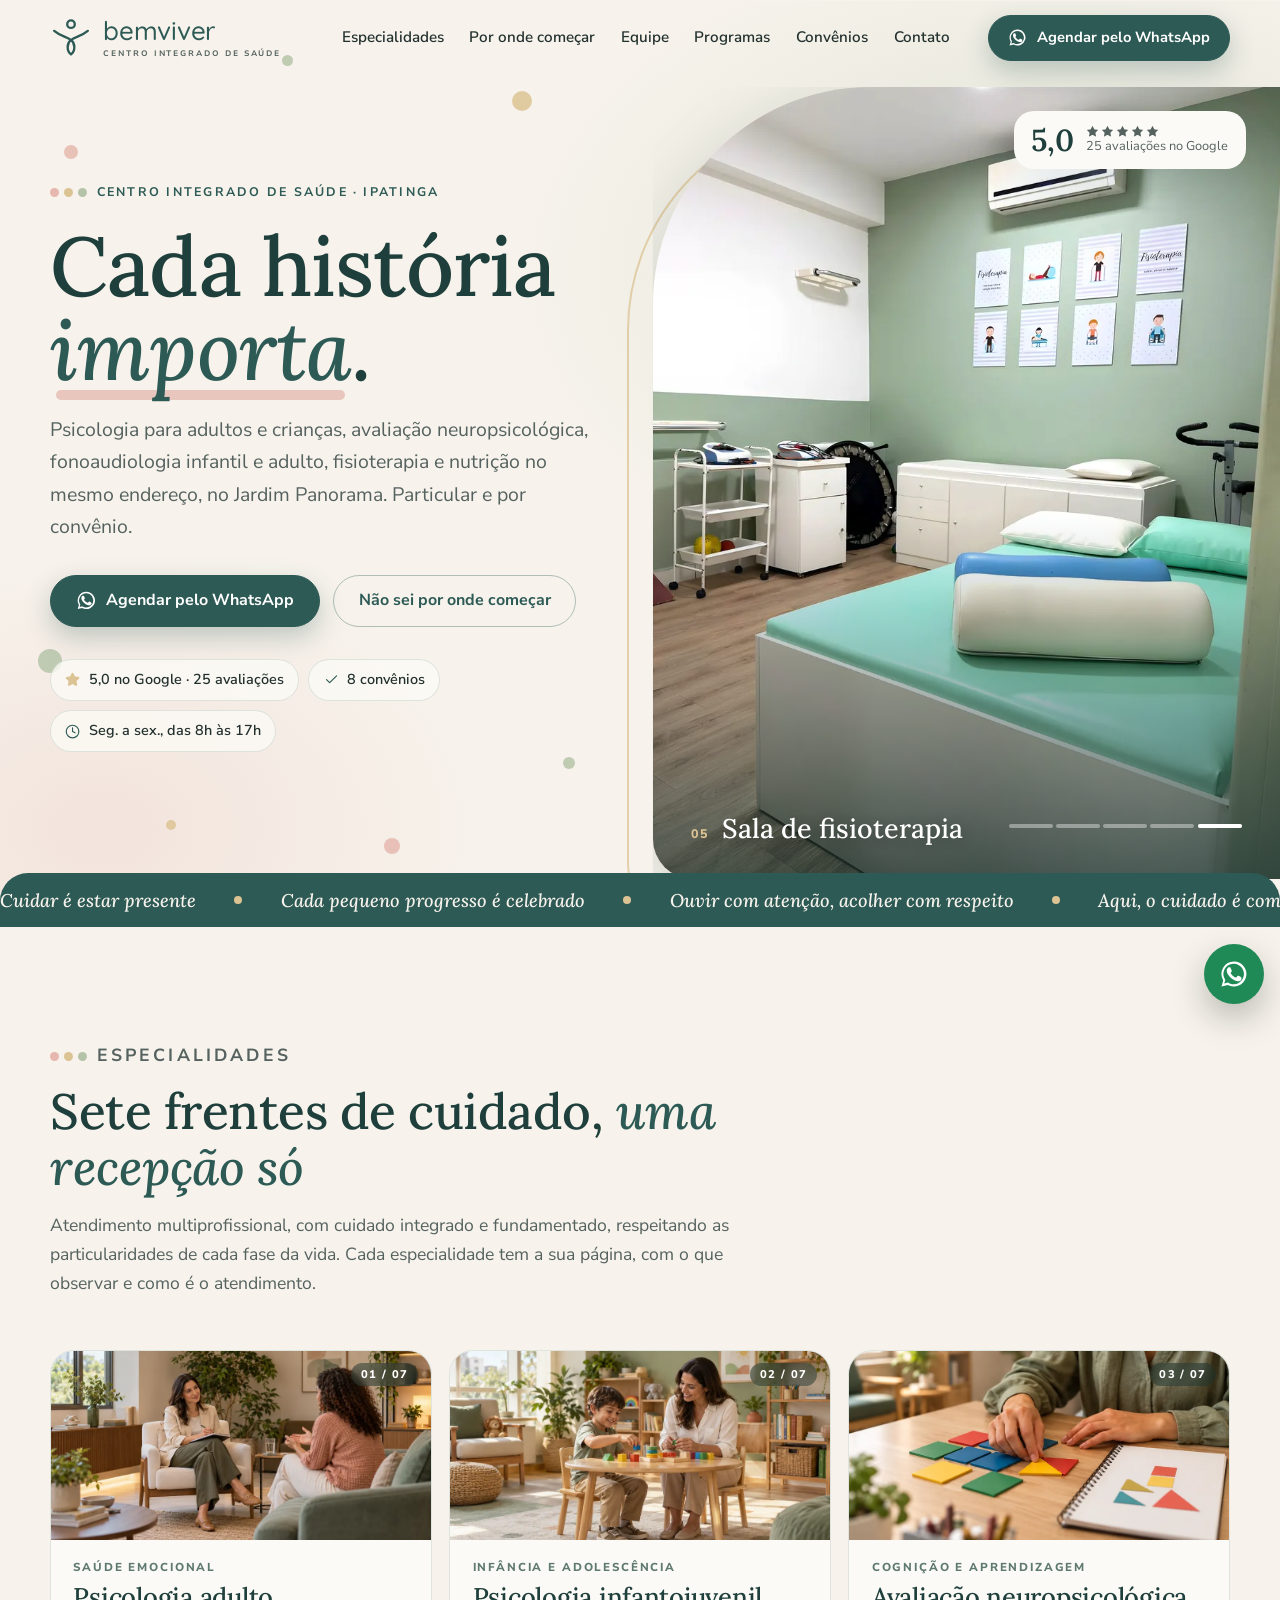
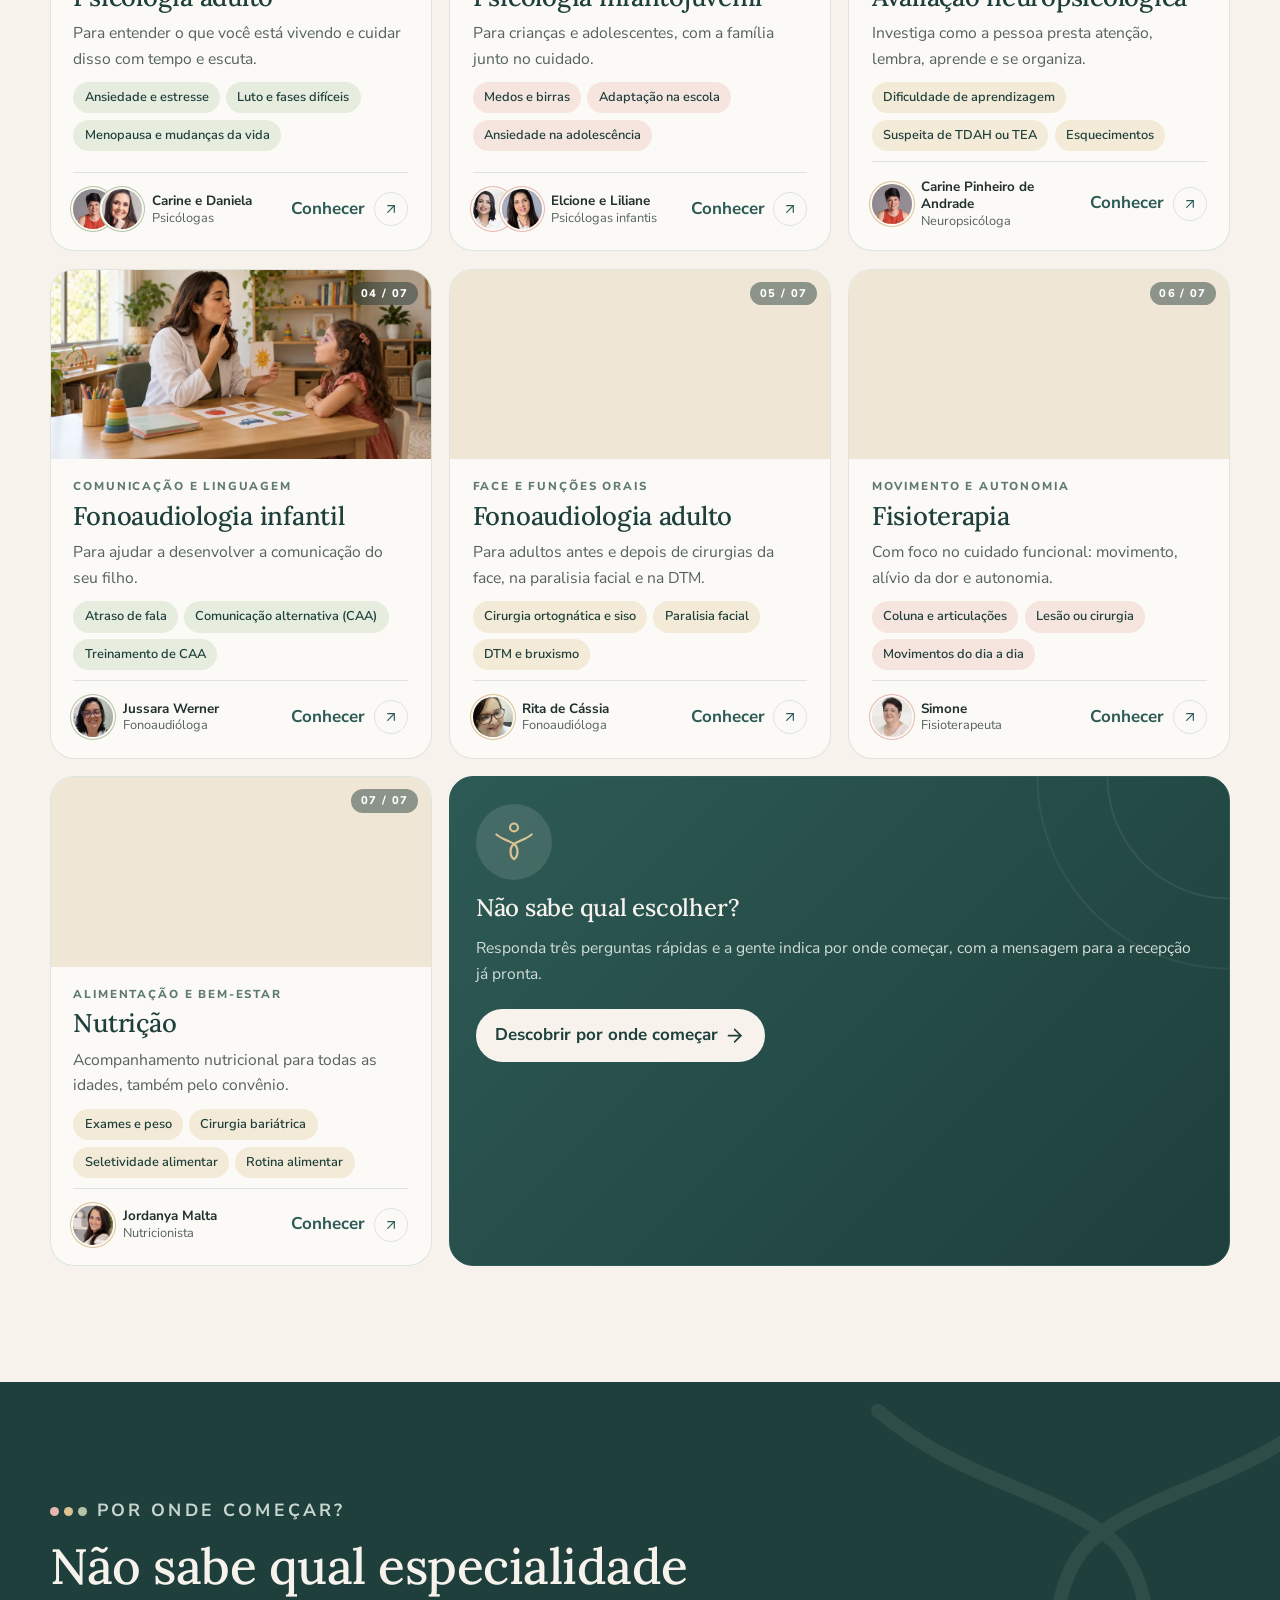
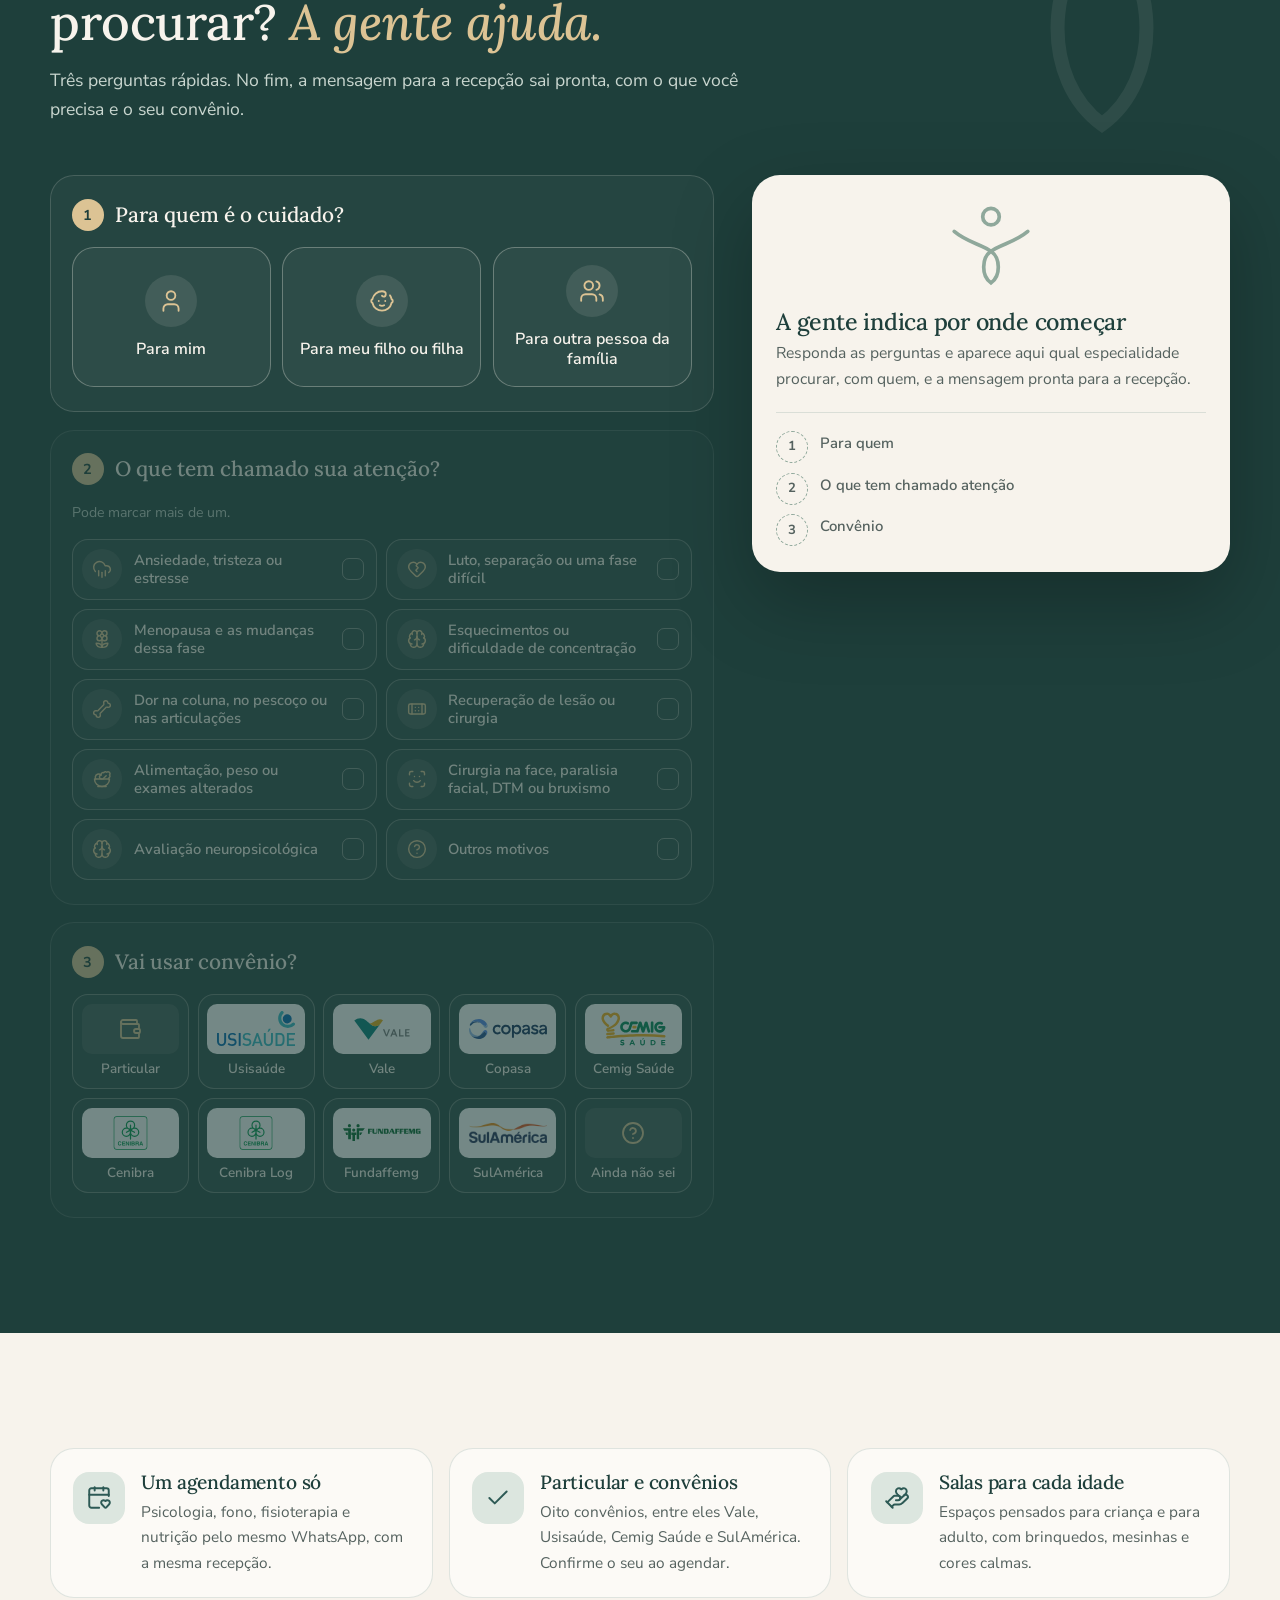
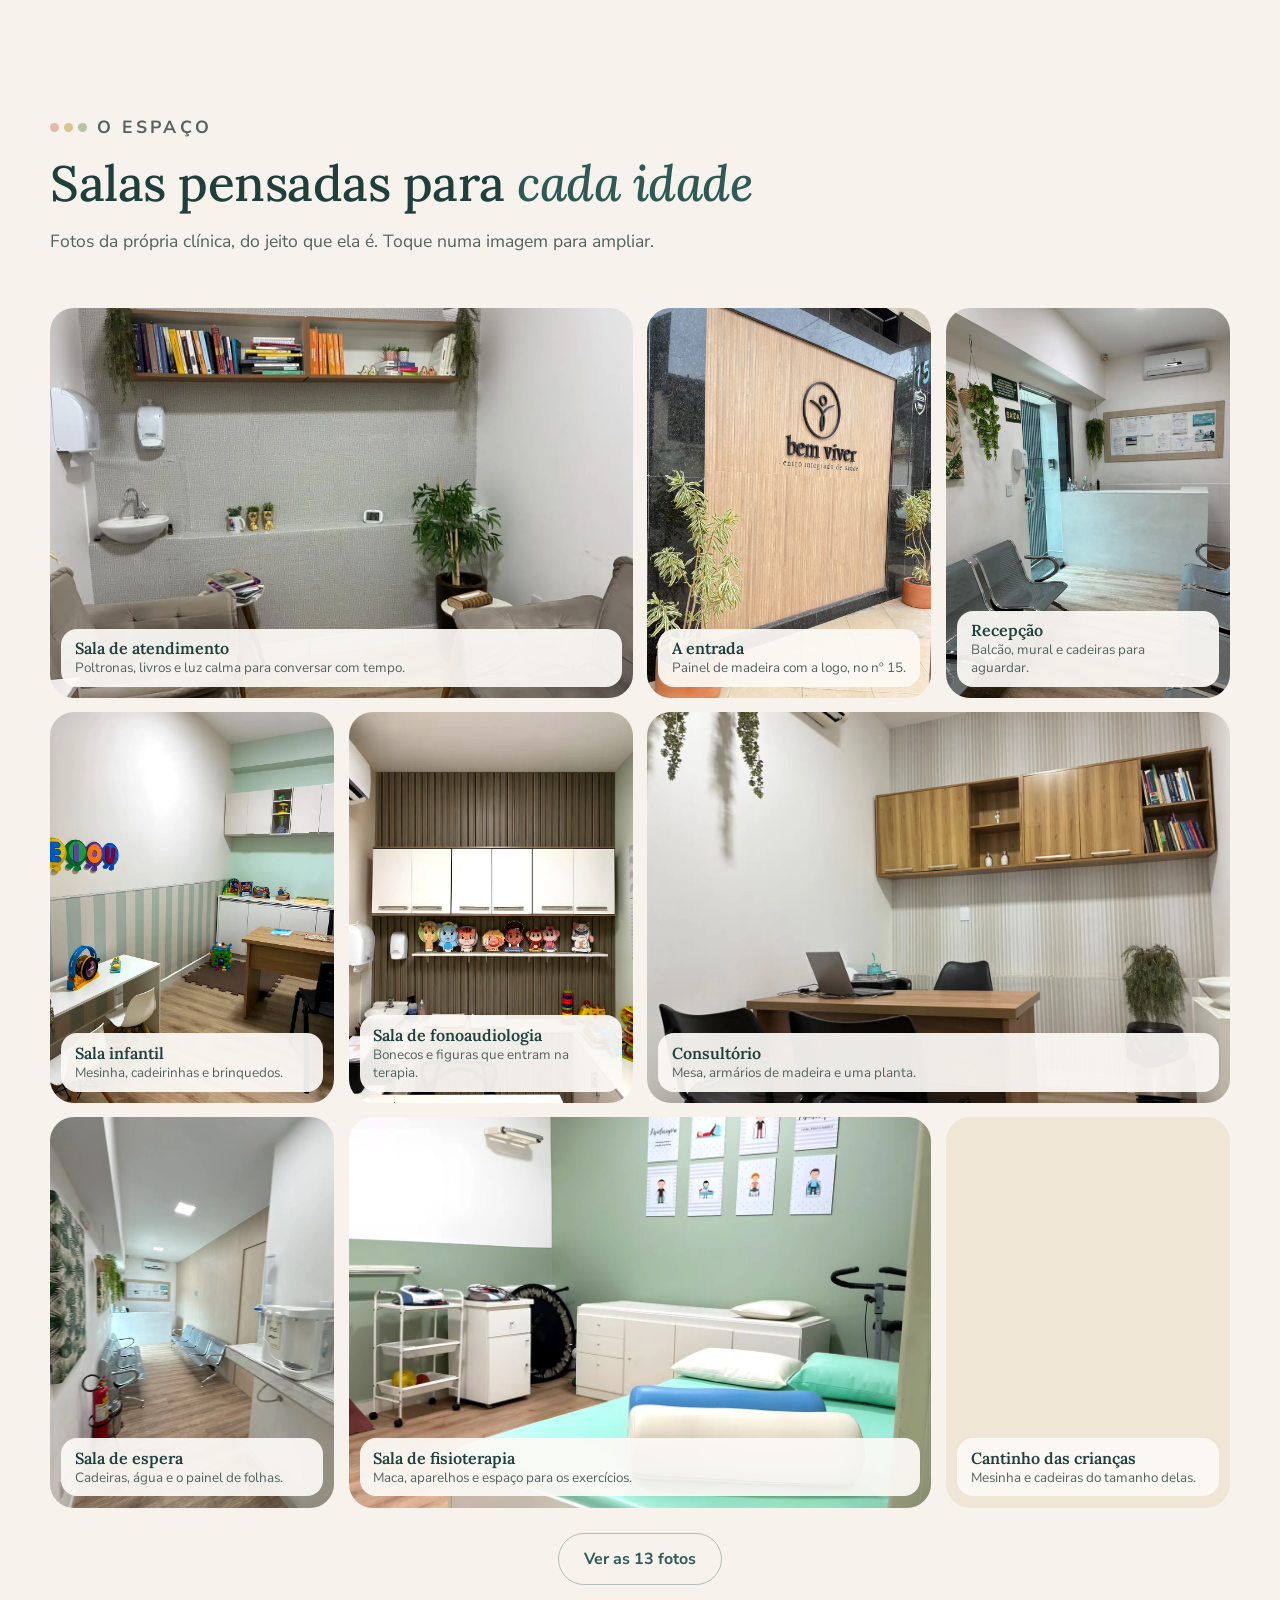
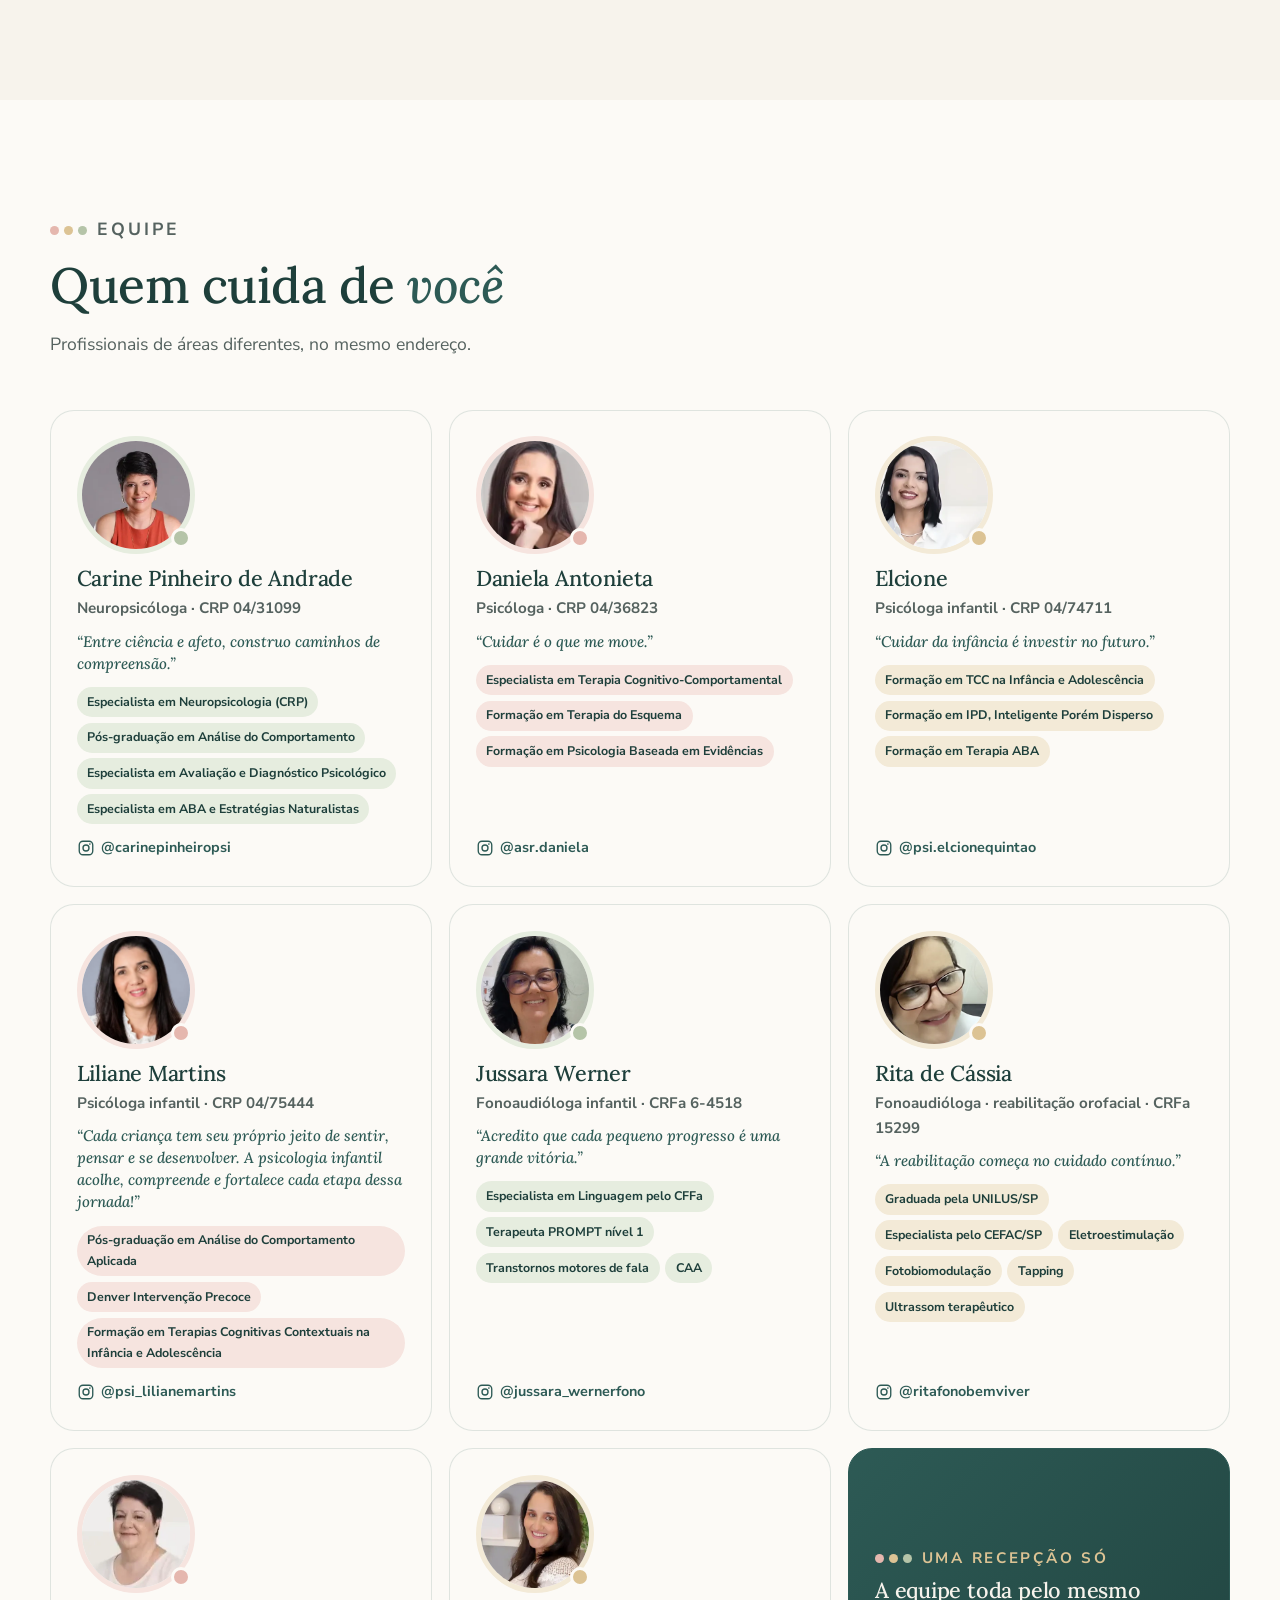
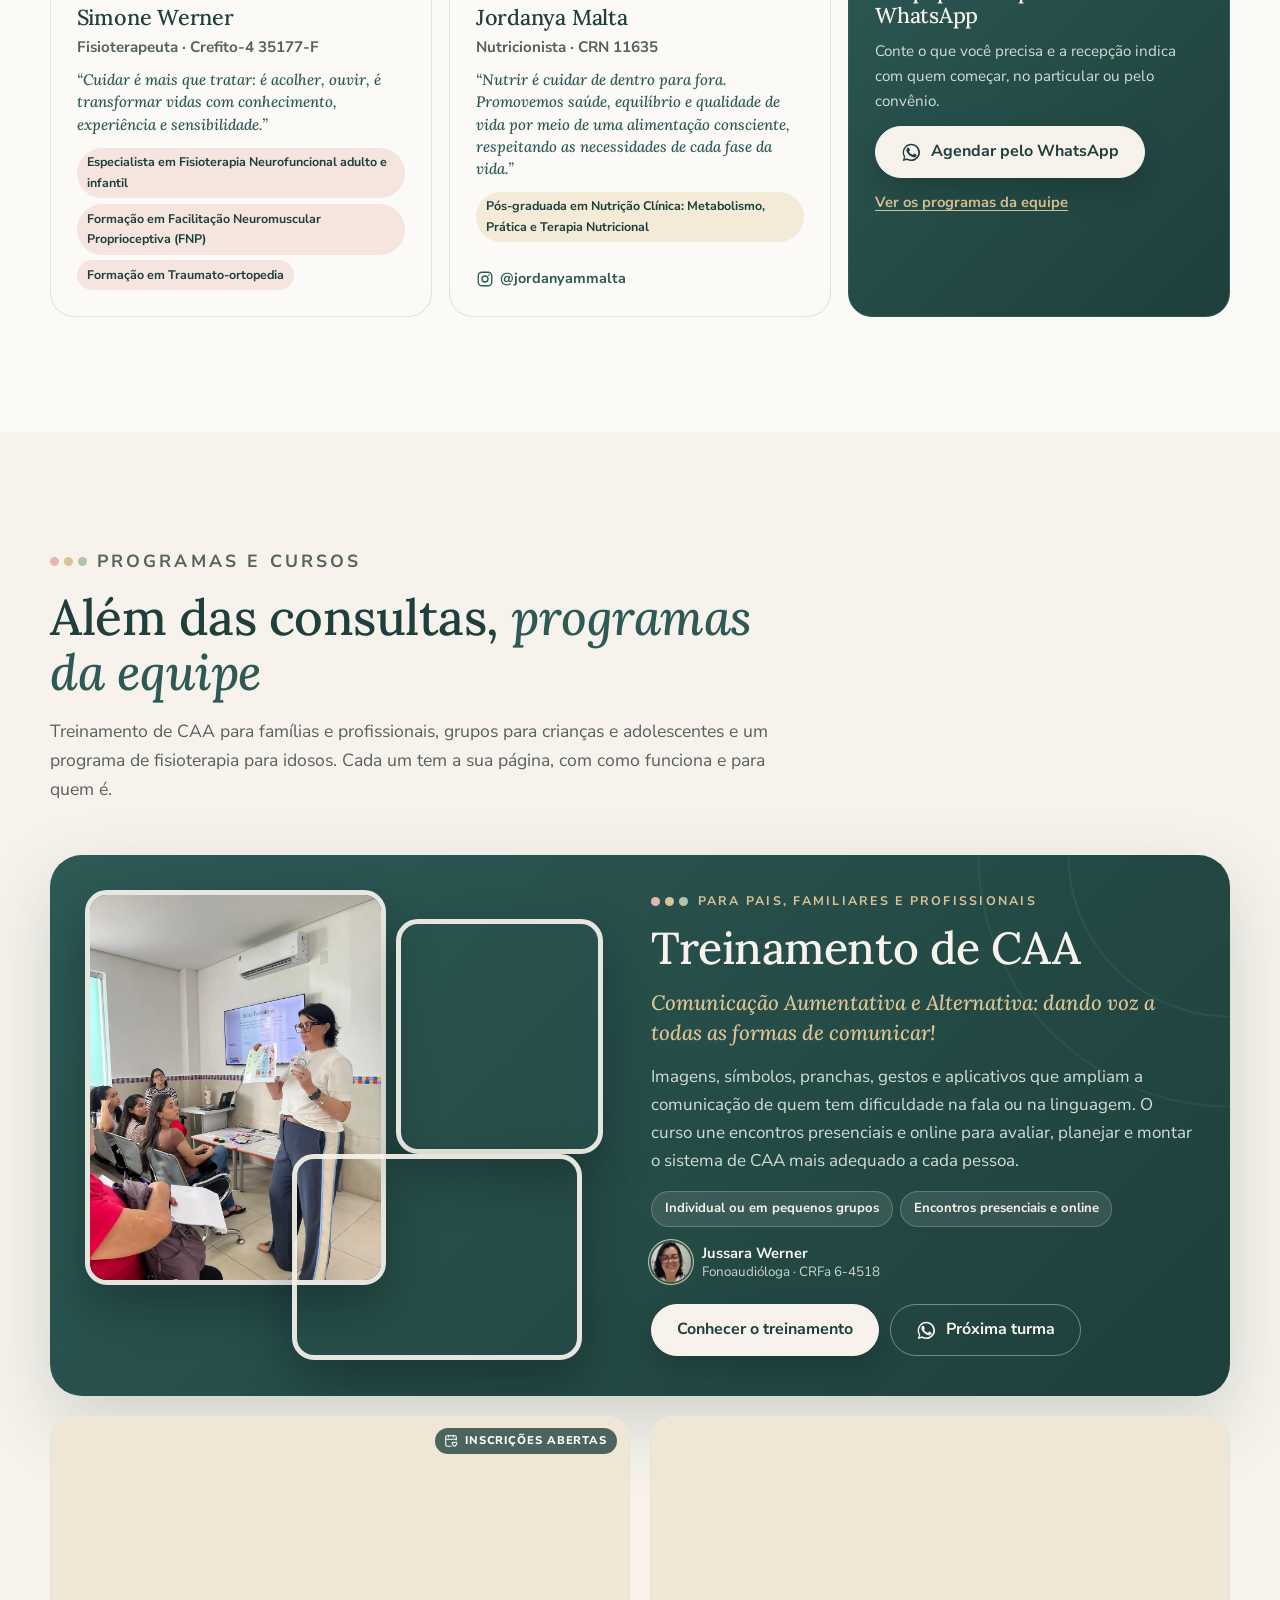
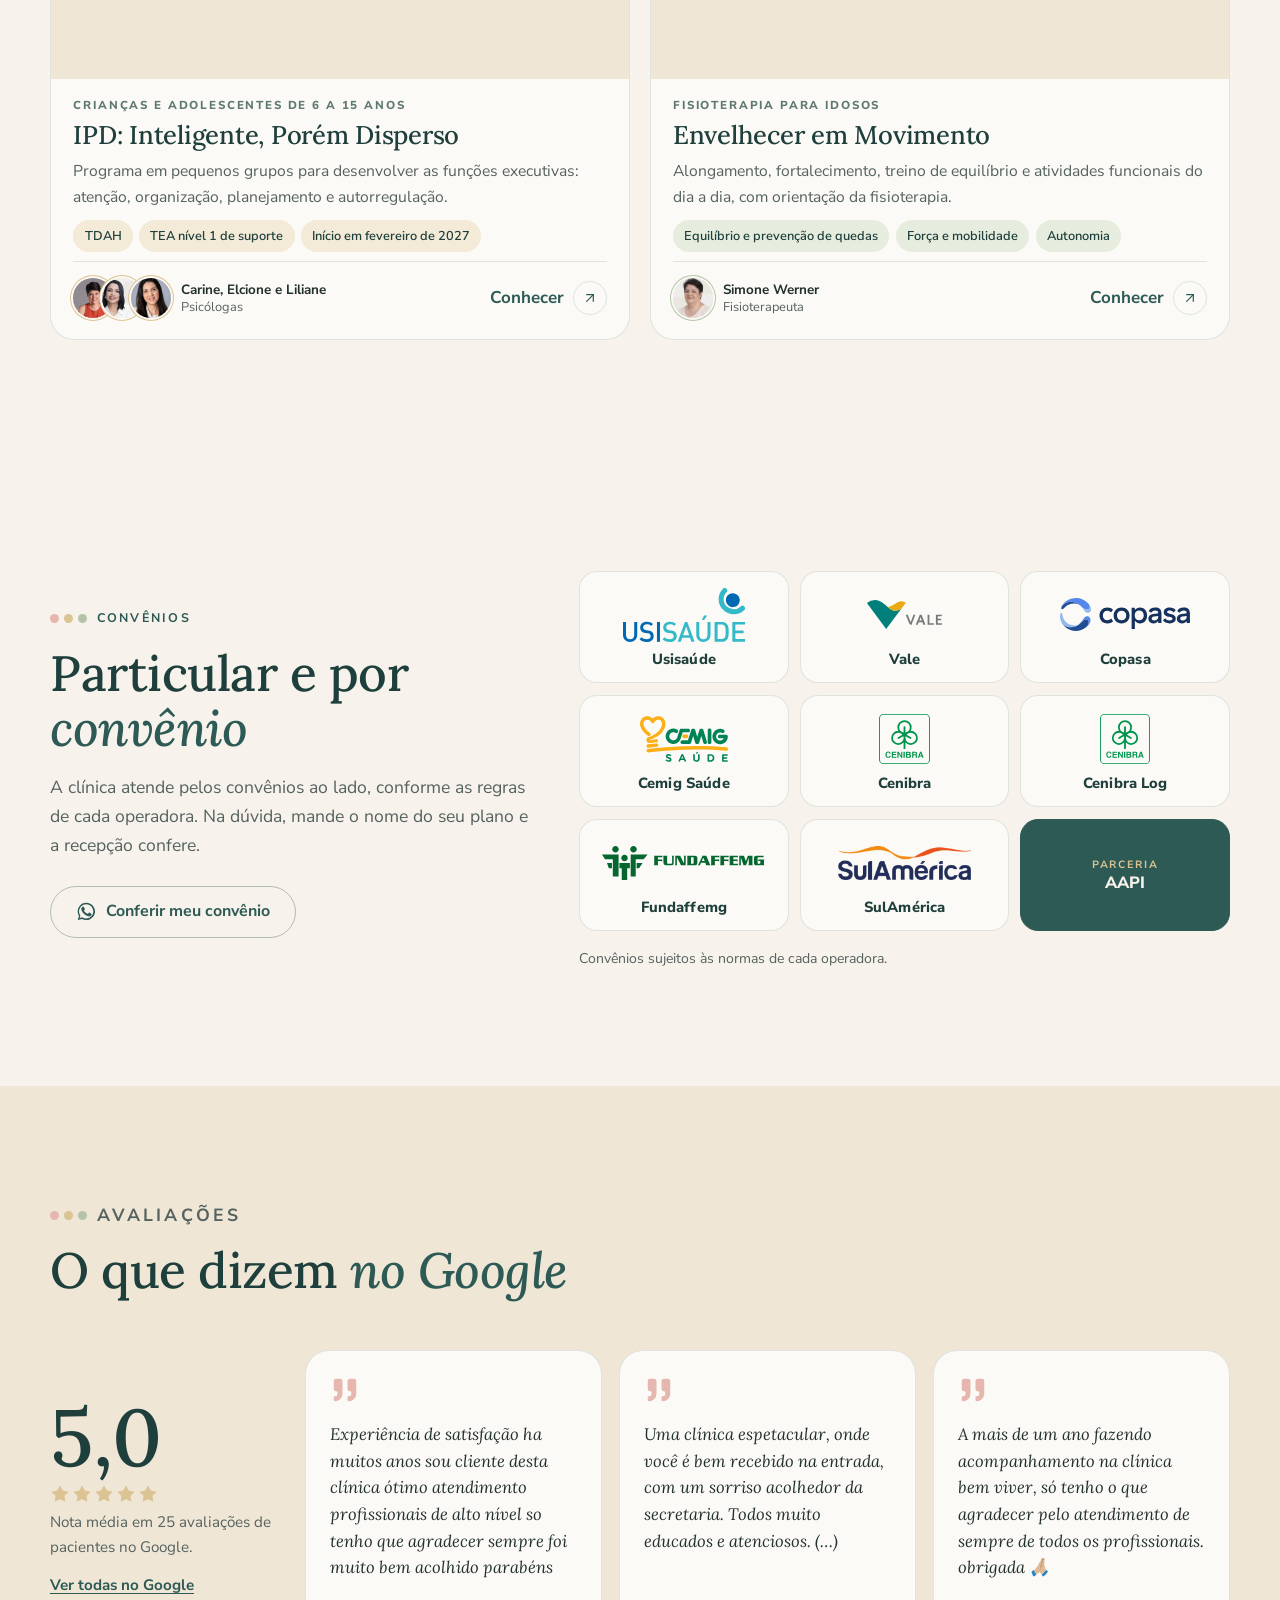
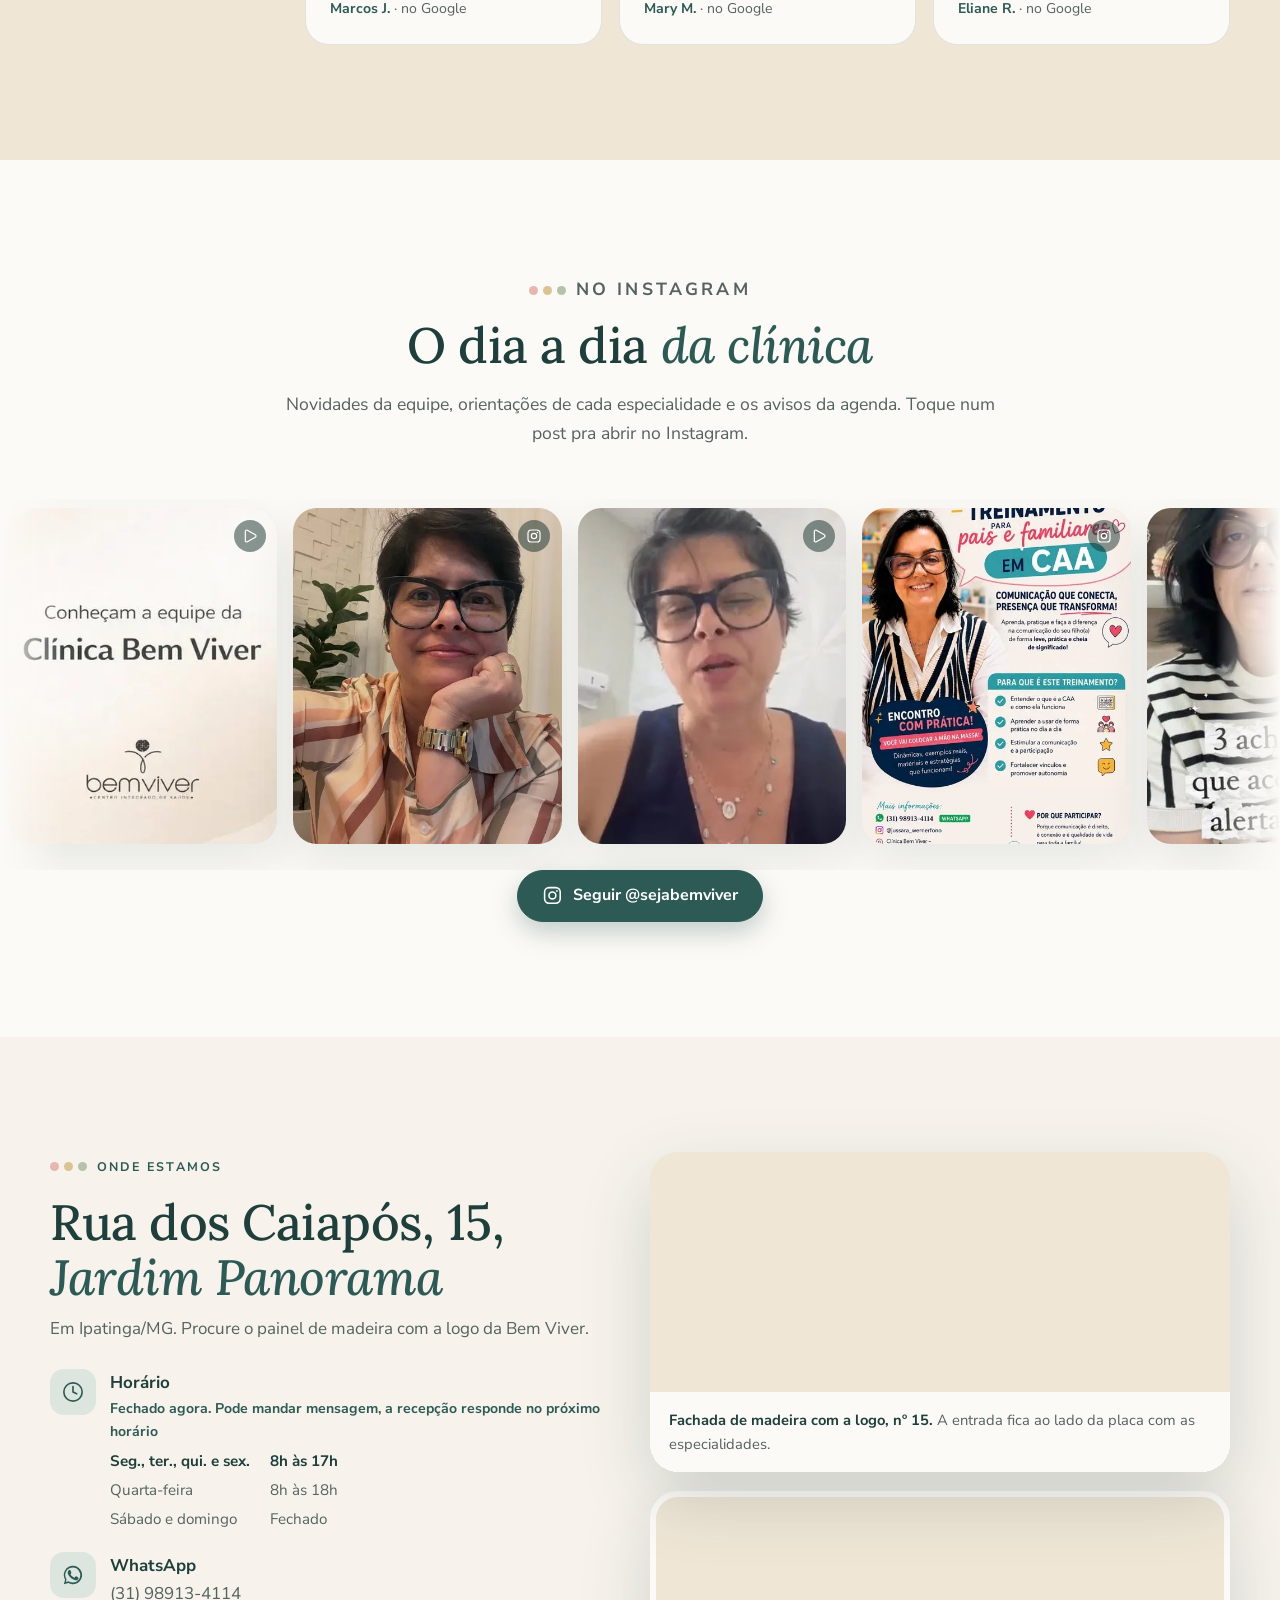
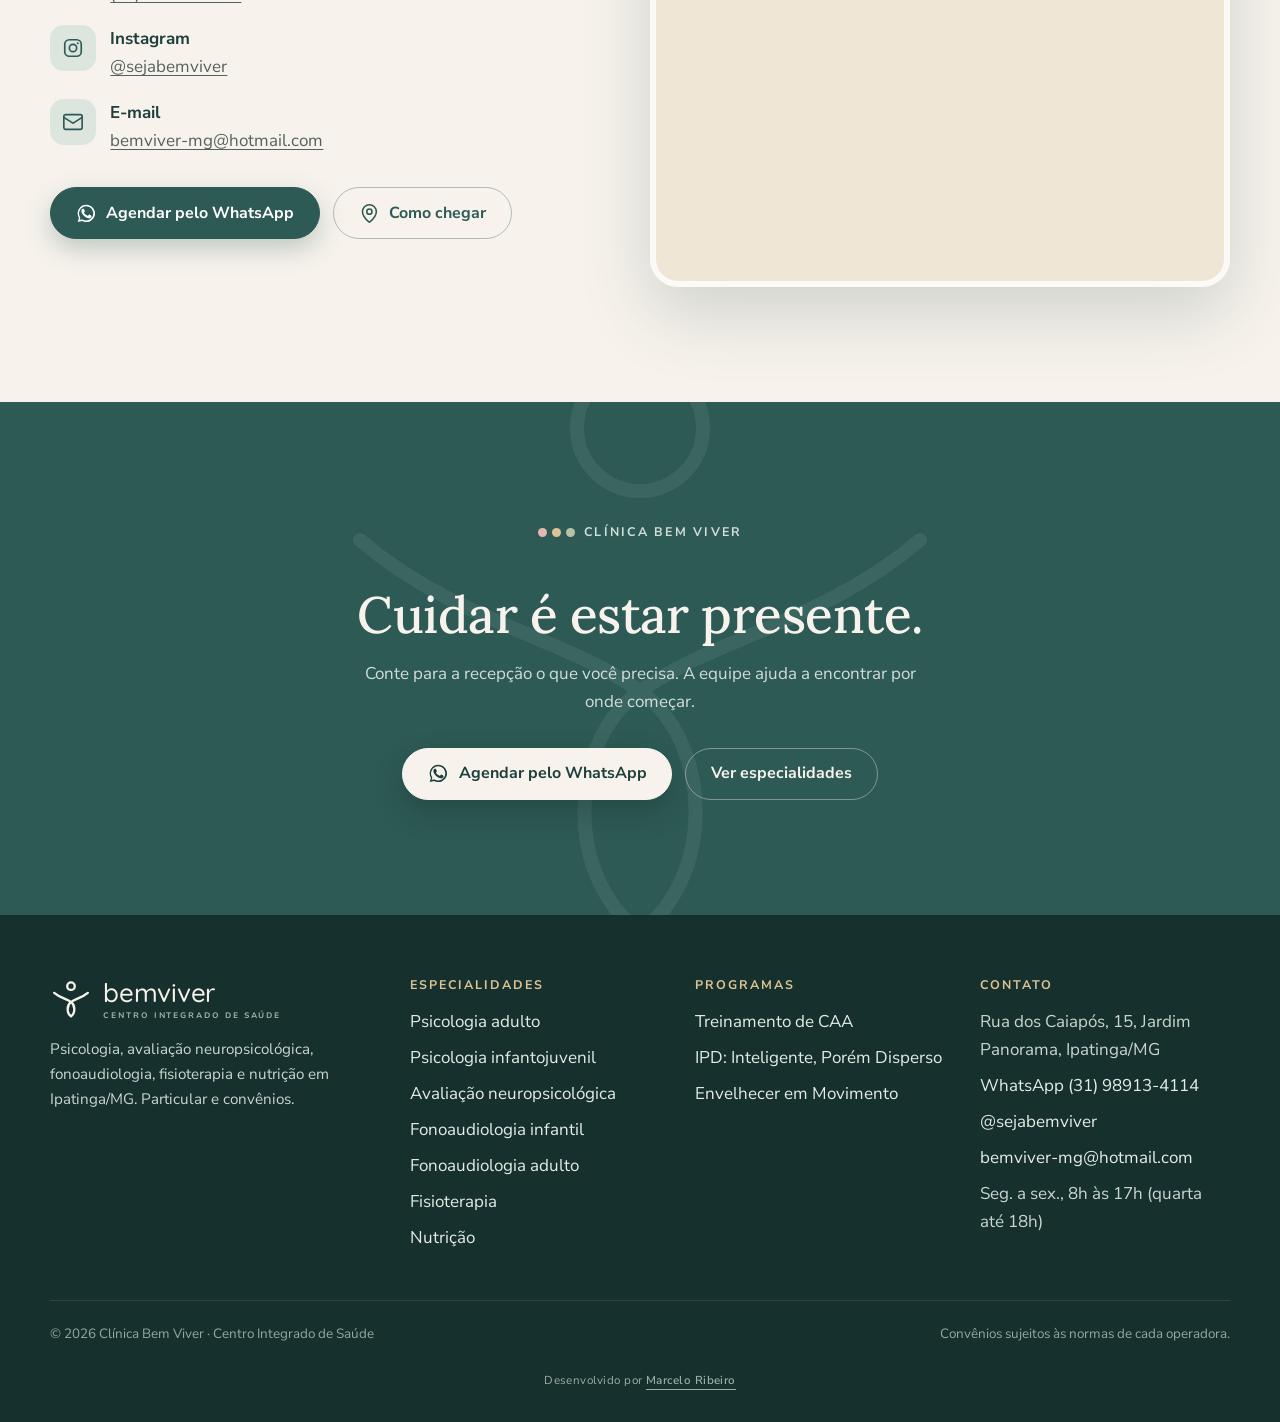
<file: index.html>
<!doctype html>
<html lang="pt-BR">
<head>
<!-- Google Analytics 4 (04/11/2026): conta os toques no WhatsApp pela medição otimizada -->
<script async src="https://www.googletagmanager.com/gtag/js?id=G-WRZ7HY3TYR"></script>
<script>
  window.dataLayer = window.dataLayer || [];
  function gtag(){dataLayer.push(arguments);}
  gtag('js', new Date());
  gtag('config', 'G-WRZ7HY3TYR');
  // Toque em qualquer link do WhatsApp vira o evento principal contato_whatsapp (04/11/2026)
  document.addEventListener('click', function(e){
    var a = e.target.closest && e.target.closest('a[href*="wa.me/"]');
    if (a) gtag('event', 'contato_whatsapp', { link_url: a.href, pagina: location.pathname });
  });
</script>
<!-- Microsoft Clarity (04/11/2026): gravação das visitas e mapa de calor -->
<script type="text/javascript">
  (function(c,l,a,r,i,t,y){
    c[a]=c[a]||function(){(c[a].q=c[a].q||[]).push(arguments)};
    t=l.createElement(r);t.async=1;t.src="https://www.clarity.ms/tag/"+i;
    y=l.getElementsByTagName(r)[0];y.parentNode.insertBefore(t,y);
  })(window, document, "clarity", "script", "z8gtgcn1j5");
</script>
<meta charset="utf-8">
<meta name="viewport" content="width=device-width, initial-scale=1">
<!-- Abertura: uma vez por sessao, nunca com #ancora na URL. Com "reduzir movimento"
     ela so dissolve. Quem ja viu ganha "pronto" aqui mesmo e a capa entra sem esperar. -->
<script>
(function(d){
  d.className += " js";
  var calma = false, visto = false;
  try { calma = matchMedia("(prefers-reduced-motion: reduce)").matches; } catch(e){}
  try { visto = sessionStorage.getItem("bemviver-abertura") === "1"; } catch(e){}
  if (!visto && !location.hash) d.className += calma ? " com-intro intro-calma" : " com-intro";
  else d.className += " pronto";
})(document.documentElement);
</script>
<title>Clínica Bem Viver | Psicologia, Fonoaudiologia, Fisioterapia e Nutrição em Ipatinga</title>
<meta name="description" content="Centro integrado de saúde no Jardim Panorama, em Ipatinga/MG: psicologia adulto e infantil, avaliação neuropsicológica, fonoaudiologia infantil e adulto, fisioterapia e nutrição. Particular e convênios. Agende pelo WhatsApp.">
<link rel="canonical" href="https://sejabemviver.com.br/">
<meta name="theme-color" content="#F7F3EC">
<meta property="og:type" content="website">
<meta property="og:locale" content="pt_BR">
<meta property="og:site_name" content="Clínica Bem Viver">
<meta property="og:title" content="Clínica Bem Viver | Centro Integrado de Saúde em Ipatinga">
<meta property="og:description" content="Psicologia, avaliação neuropsicológica, fonoaudiologia infantil e adulto, fisioterapia e nutrição no mesmo endereço. Particular e convênios.">
<meta property="og:url" content="https://sejabemviver.com.br/">
<meta property="og:image" content="https://sejabemviver.com.br/assets/img/og.jpg">
<meta property="og:image:width" content="1200">
<meta property="og:image:height" content="630">
<meta name="twitter:card" content="summary_large_image">
<link rel="icon" href="favicon.svg" type="image/svg+xml">
<link rel="apple-touch-icon" href="apple-touch-icon.png">
<link rel="preconnect" href="https://fonts.googleapis.com">
<link rel="preconnect" href="https://fonts.gstatic.com" crossorigin>
<link rel="stylesheet" href="https://fonts.googleapis.com/css2?family=Lora:ital,wght@0,500;0,600;1,500&family=Nunito+Sans:wght@400;600;700;800&family=Quicksand:wght@500&display=swap">
<link rel="stylesheet" href="assets/css/site.css">
<link rel="preload" as="image" href="assets/img/capa-atendimento.webp" fetchpriority="high">
<script type="application/ld+json">
{
  "@context": "https://schema.org",
  "@type": "MedicalClinic",
  "name": "Clínica Bem Viver, Centro Integrado de Saúde",
  "url": "https://sejabemviver.com.br/",
  "image": "https://sejabemviver.com.br/assets/img/og.jpg",
  "telephone": "+55 31 98913-4114",
  "email": "bemviver-mg@hotmail.com",
  "description": "Centro integrado de saúde em Ipatinga/MG: psicologia adulto e infantojuvenil, avaliação neuropsicológica, fonoaudiologia infantil e adulto, fisioterapia e nutrição. Particular e convênios.",
  "address": {
    "@type": "PostalAddress",
    "streetAddress": "Rua dos Caiapós, 15, Jardim Panorama",
    "addressLocality": "Ipatinga",
    "addressRegion": "MG",
    "addressCountry": "BR"
  },
  "geo": { "@type": "GeoCoordinates", "latitude": -19.4670815, "longitude": -42.5472612 },
  "openingHoursSpecification": [
    { "@type": "OpeningHoursSpecification", "dayOfWeek": ["Monday", "Tuesday", "Thursday", "Friday"], "opens": "08:00", "closes": "17:00" },
    { "@type": "OpeningHoursSpecification", "dayOfWeek": "Wednesday", "opens": "08:00", "closes": "18:00" }
  ],
  "sameAs": ["https://www.instagram.com/sejabemviver/"]
}
</script>
</head>
<body class="com-hero">

<!-- ===== abertura (remover: apagar este bloco, o CSS "ABERTURA" e o bloco 1 do site.js) ===== -->
<div class="intro" id="intro">
  <div class="intro__centro" aria-hidden="true">
    <div class="intro__bolas"><span></span><span></span><span></span></div>
    <svg class="intro__simbolo" viewBox="0 0 100 100">
      <path class="intro__traco" pathLength="1" d="M10 33C24 45 40 47 50.5 55C60 62 61 81 50 89C39 81 40 62 49.5 55C60 47 76 45 90 33"/>
      <circle class="intro__cabeca" cx="50" cy="17" r="9"/>
    </svg>
    <p class="intro__nome"><span style="--l:0">b</span><span style="--l:1">e</span><span style="--l:2">m</span><span style="--l:3">v</span><span style="--l:4">i</span><span style="--l:5">v</span><span style="--l:6">e</span><span style="--l:7">r</span></p>
    <p class="intro__sub">Centro integrado de saúde</p>
  </div>
  <button class="intro__pular" type="button">Pular</button>
</div>

<svg width="0" height="0" style="position:absolute" aria-hidden="true">
  <symbol id="bv-simbolo" viewBox="0 0 100 100"><circle cx="50" cy="17" r="9"/><path d="M10 33C24 45 40 47 50.5 55C60 62 61 81 50 89C39 81 40 62 49.5 55C60 47 76 45 90 33"/></symbol>
  <symbol id="i-zap" viewBox="0 0 24 24"><path d="M17.5 14.4c-.3-.2-1.7-.9-2-1-.3-.1-.5-.2-.7.1s-.8 1-.9 1.2c-.2.2-.3.2-.6.1-.3-.2-1.2-.5-2.3-1.4-.9-.8-1.4-1.7-1.6-2-.2-.3 0-.5.1-.6.1-.1.3-.3.4-.5.1-.2.2-.3.3-.5 0-.2 0-.4 0-.5 0-.2-.7-1.6-.9-2.2-.2-.5-.5-.5-.7-.5h-.6c-.2 0-.5.1-.8.4-.3.3-1 1-1 2.5s1.1 2.9 1.2 3.1c.1.2 2.1 3.2 5 4.4.7.3 1.2.5 1.7.6.7.2 1.3.2 1.8.1.6-.1 1.7-.7 1.9-1.4.2-.7.2-1.2.2-1.4-.1-.1-.3-.2-.6-.3ZM12 2a10 10 0 0 0-8.6 15.1L2 22l5-1.3A10 10 0 1 0 12 2Zm0 18.2c-1.6 0-3.2-.4-4.5-1.2l-.3-.2-3 .8.8-2.9-.2-.3A8.2 8.2 0 1 1 12 20.2Z"/></symbol>
  <symbol id="i-seta" viewBox="0 0 24 24"><path d="M5 12h14"/><path d="m12 5 7 7-7 7"/></symbol>
  <symbol id="i-pin" viewBox="0 0 24 24"><path d="M20 10c0 4.993-5.539 10.193-7.399 11.799a1 1 0 0 1-1.202 0C9.539 20.193 4 14.993 4 10a8 8 0 0 1 16 0"/><circle cx="12" cy="10" r="3"/></symbol>
  <symbol id="i-relogio" viewBox="0 0 24 24"><circle cx="12" cy="12" r="10"/><path d="M12 6v6l4 2"/></symbol>
  <symbol id="i-insta" viewBox="0 0 24 24"><rect x="3" y="3" width="18" height="18" rx="5"/><circle cx="12" cy="12" r="4"/><circle cx="17.2" cy="6.8" r="1.1" fill="currentColor" stroke="none"/></symbol>
  <symbol id="i-play" viewBox="0 0 24 24"><path d="M5 5a2 2 0 0 1 3.008-1.728l11.997 6.998a2 2 0 0 1 .003 3.458l-12 7A2 2 0 0 1 5 19z"/></symbol>
  <symbol id="i-email" viewBox="0 0 24 24"><path d="m22 7-8.991 5.727a2 2 0 0 1-2.009 0L2 7"/><rect x="2" y="4" width="20" height="16" rx="2"/></symbol>
  <symbol id="i-estrela" viewBox="0 0 24 24"><path d="M11.525 2.295a.53.53 0 0 1 .95 0l2.31 4.679a2.123 2.123 0 0 0 1.595 1.16l5.166.756a.53.53 0 0 1 .294.904l-3.736 3.638a2.123 2.123 0 0 0-.611 1.878l.882 5.14a.53.53 0 0 1-.771.56l-4.618-2.428a2.122 2.122 0 0 0-1.973 0L6.396 21.01a.53.53 0 0 1-.77-.56l.881-5.139a2.122 2.122 0 0 0-.611-1.879L2.16 9.795a.53.53 0 0 1 .294-.906l5.165-.755a2.122 2.122 0 0 0 1.597-1.16z"/></symbol>
  <symbol id="i-check" viewBox="0 0 24 24"><path d="M20 6 9 17l-5-5"/></symbol>
  <symbol id="i-menu" viewBox="0 0 24 24"><path d="M4 5h16"/><path d="M4 12h16"/><path d="M4 19h16"/></symbol>
  <symbol id="i-x" viewBox="0 0 24 24"><path d="M18 6 6 18"/><path d="m6 6 12 12"/></symbol>
  <symbol id="i-cerebro" viewBox="0 0 24 24"><path d="M12 18V5"/><path d="M15 13a4.17 4.17 0 0 1-3-4 4.17 4.17 0 0 1-3 4"/><path d="M17.598 6.5A3 3 0 1 0 12 5a3 3 0 1 0-5.598 1.5"/><path d="M17.997 5.125a4 4 0 0 1 2.526 5.77"/><path d="M18 18a4 4 0 0 0 2-7.464"/><path d="M19.967 17.483A4 4 0 1 1 12 18a4 4 0 1 1-7.967-.517"/><path d="M6 18a4 4 0 0 1-2-7.464"/><path d="M6.003 5.125a4 4 0 0 0-2.526 5.77"/></symbol>
  <symbol id="i-poltrona" viewBox="0 0 24 24"><path d="M19 9V6a2 2 0 0 0-2-2H7a2 2 0 0 0-2 2v3"/><path d="M3 16a2 2 0 0 0 2 2h14a2 2 0 0 0 2-2v-5a2 2 0 0 0-4 0v1.5a.5.5 0 0 1-.5.5h-9a.5.5 0 0 1-.5-.5V11a2 2 0 0 0-4 0z"/><path d="M5 18v2"/><path d="M19 18v2"/></symbol>
  <symbol id="i-sorriso" viewBox="0 0 24 24"><circle cx="12" cy="12" r="10"/><path d="M16.472 15a6 6 0 01-8.943 0"/><path d="M9 10V9"/><path d="M15 10V9"/></symbol>
  <symbol id="i-fala" viewBox="0 0 24 24"><path d="M2.992 16.342a2 2 0 0 1 .094 1.167l-1.065 3.29a1 1 0 0 0 1.236 1.168l3.413-.998a2 2 0 0 1 1.099.092 10 10 0 1 0-4.777-4.719"/><path d="M7.828 13.07A3 3 0 0 1 12 8.764a3 3 0 0 1 5.004 2.224 3 3 0 0 1-.832 2.083l-3.447 3.62a1 1 0 0 1-1.45-.001z"/></symbol>
  <symbol id="i-corpo" viewBox="0 0 24 24"><circle cx="12" cy="5" r="1"/><path d="m9 20 3-6 3 6"/><path d="m6 8 6 2 6-2"/><path d="M12 10v4"/></symbol>
  <symbol id="i-maca" viewBox="0 0 24 24"><path d="M12 6.528V3a1 1 0 0 1 1-1h0"/><path d="M18.237 21A15 15 0 0 0 22 11a6 6 0 0 0-10-4.472A6 6 0 0 0 2 11a15.1 15.1 0 0 0 3.763 10 3 3 0 0 0 3.648.648 5.5 5.5 0 0 1 5.178 0A3 3 0 0 0 18.237 21"/></symbol>
  <symbol id="i-cal" viewBox="0 0 24 24"><path d="M12.127 21H5a2 2 0 0 1-2-2V5a2 2 0 0 1 2-2h14a2 2 0 0 1 2 2v5.125"/><path d="M14.62 17.8A2.25 2.25 0 1 1 18 14.836a2.25 2.25 0 1 1 3.38 2.966l-2.626 2.856a.998.998 0 0 1-1.507 0z"/><path d="M16 2v3"/><path d="M3 9h18"/><path d="M8 2v3"/></symbol>
  <symbol id="i-maos" viewBox="0 0 24 24"><path d="M11 14h2a2 2 0 0 0 0-4h-3c-.6 0-1.1.2-1.4.6L3 16"/><path d="m14.45 13.39 5.05-4.694C20.196 8 21 6.85 21 5.75a2.75 2.75 0 0 0-4.797-1.837.276.276 0 0 1-.406 0A2.75 2.75 0 0 0 11 5.75c0 1.2.802 2.248 1.5 2.946L16 11.95"/><path d="m2 15 6 6"/><path d="m7 20 1.6-1.4c.3-.4.8-.6 1.4-.6h4c1.1 0 2.1-.4 2.8-1.2l4.6-4.4a1 1 0 0 0-2.75-2.91"/></symbol>
  <symbol id="i-rosto" viewBox="0 0 24 24"><path d="M3 7V5a2 2 0 0 1 2-2h2"/><path d="M17 3h2a2 2 0 0 1 2 2v2"/><path d="M21 17v2a2 2 0 0 1-2 2h-2"/><path d="M7 21H5a2 2 0 0 1-2-2v-2"/><path d="M8 14s1.5 2 4 2 4-2 4-2"/><path d="M9 9h.01"/><path d="M15 9h.01"/></symbol>
  <symbol id="i-aspas" viewBox="0 0 24 24"><path d="M16 3a2 2 0 0 0-2 2v6a2 2 0 0 0 2 2 1 1 0 0 1 1 1v1a2 2 0 0 1-2 2 1 1 0 0 0-1 1v2a1 1 0 0 0 1 1 6 6 0 0 0 6-6V5a2 2 0 0 0-2-2z"/><path d="M5 3a2 2 0 0 0-2 2v6a2 2 0 0 0 2 2 1 1 0 0 1 1 1v1a2 2 0 0 1-2 2 1 1 0 0 0-1 1v2a1 1 0 0 0 1 1 6 6 0 0 0 6-6V5a2 2 0 0 0-2-2z"/></symbol>
  <!-- guia (29/10/2026): icones do Lucide (ISC), pra quem, sinais e convenio -->
  <symbol id="i-eu" viewBox="0 0 24 24"><path d="M19 21v-2a4 4 0 0 0-4-4H9a4 4 0 0 0-4 4v2"/><circle cx="12" cy="7" r="4"/></symbol>
  <symbol id="i-crianca" viewBox="0 0 24 24"><path d="M10 16c.5.3 1.2.5 2 .5s1.5-.2 2-.5"/><path d="M15 12h.01"/><path d="M19.38 6.813A9 9 0 0 1 20.8 10.2a2 2 0 0 1 0 3.6 9 9 0 0 1-17.6 0 2 2 0 0 1 0-3.6A9 9 0 0 1 12 3c2 0 3.5 1.1 3.5 2.5s-.9 2.5-2 2.5c-.8 0-1.5-.4-1.5-1"/><path d="M9 12h.01"/></symbol>
  <symbol id="i-familia" viewBox="0 0 24 24"><path d="M16 21v-2a4 4 0 0 0-4-4H6a4 4 0 0 0-4 4v2"/><path d="M16 3.128a4 4 0 0 1 0 7.744"/><path d="M22 21v-2a4 4 0 0 0-3-3.87"/><circle cx="9" cy="7" r="4"/></symbol>
  <symbol id="i-chuva" viewBox="0 0 24 24"><path d="M4 14.899A7 7 0 1 1 15.71 8h1.79a4.5 4.5 0 0 1 2.5 8.242"/><path d="M16 14v6"/><path d="M8 14v6"/><path d="M12 16v6"/></symbol>
  <symbol id="i-coracao" viewBox="0 0 24 24"><path d="M12.409 5.824c-.702.792-1.15 1.496-1.415 2.166l2.153 2.156a.5.5 0 0 1 0 .707l-2.293 2.293a.5.5 0 0 0 0 .707L12 15"/><path d="M13.508 20.313a2 2 0 0 1-3 .019L5 15c-1.5-1.5-3-3.2-3-5.5a5.5 5.5 0 0 1 9.591-3.677.6.6 0 0 0 .818.001A5.5 5.5 0 0 1 22 9.5c0 2.29-1.5 4-3 5.5z"/></symbol>
  <symbol id="i-flor" viewBox="0 0 24 24"><path d="M12 5a3 3 0 1 1 3 3m-3-3a3 3 0 1 0-3 3m3-3v1M9 8a3 3 0 1 0 3 3M9 8h1m5 0a3 3 0 1 1-3 3m3-3h-1m-2 3v-1"/><circle cx="12" cy="8" r="2"/><path d="M12 10v12"/><path d="M12 22c4.2 0 7-1.667 7-5-4.2 0-7 1.667-7 5Z"/><path d="M12 22c-4.2 0-7-1.667-7-5 4.2 0 7 1.667 7 5Z"/></symbol>
  <symbol id="i-osso" viewBox="0 0 24 24"><path d="M17 10c.7-.7 1.69 0 2.5 0a2.5 2.5 0 1 0 0-5 .5.5 0 0 1-.5-.5 2.5 2.5 0 1 0-5 0c0 .81.7 1.8 0 2.5l-7 7c-.7.7-1.69 0-2.5 0a2.5 2.5 0 0 0 0 5c.28 0 .5.22.5.5a2.5 2.5 0 1 0 5 0c0-.81-.7-1.8 0-2.5Z"/></symbol>
  <symbol id="i-curativo" viewBox="0 0 24 24"><path d="M10 10.01h.01"/><path d="M10 14.01h.01"/><path d="M14 10.01h.01"/><path d="M14 14.01h.01"/><path d="M18 6v12"/><path d="M6 6v12"/><rect x="2" y="6" width="20" height="12" rx="2"/></symbol>
  <symbol id="i-salada" viewBox="0 0 24 24"><path d="M7 21h10"/><path d="M12 21a9 9 0 0 0 9-9H3a9 9 0 0 0 9 9Z"/><path d="M11.38 12a2.4 2.4 0 0 1-.4-4.77 2.4 2.4 0 0 1 3.2-2.77 2.4 2.4 0 0 1 3.47-.63 2.4 2.4 0 0 1 3.37 3.37 2.4 2.4 0 0 1-1.1 3.7 2.51 2.51 0 0 1 .03 1.1"/><path d="m13 12 4-4"/><path d="M10.9 7.25A3.99 3.99 0 0 0 4 10c0 .73.2 1.41.54 2"/></symbol>
  <symbol id="i-balao" viewBox="0 0 24 24"><path d="M2.992 16.342a2 2 0 0 1 .094 1.167l-1.065 3.29a1 1 0 0 0 1.236 1.168l3.413-.998a2 2 0 0 1 1.099.092 10 10 0 1 0-4.777-4.719"/></symbol>
  <symbol id="i-som" viewBox="0 0 24 24"><path d="M2 10v3"/><path d="M6 6v11"/><path d="M10 3v18"/><path d="M14 8v7"/><path d="M18 5v13"/><path d="M22 10v3"/></symbol>
  <symbol id="i-formas" viewBox="0 0 24 24"><path d="M8.3 10a.7.7 0 0 1-.626-1.079L11.4 3a.7.7 0 0 1 1.198-.043L16.3 8.9a.7.7 0 0 1-.572 1.1Z"/><rect x="3" y="14" width="7" height="7" rx="1"/><circle cx="17.5" cy="17.5" r="3.5"/></symbol>
  <symbol id="i-raio" viewBox="0 0 24 24"><path d="M6 16.326A7 7 0 1 1 15.71 8h1.79a4.5 4.5 0 0 1 .5 8.973"/><path d="m13 12-3 5h4l-3 5"/></symbol>
  <symbol id="i-mudou" viewBox="0 0 24 24"><path d="M21 12a9 9 0 0 0-9-9 9.75 9.75 0 0 0-6.74 2.74L3 8"/><path d="M3 3v5h5"/><path d="M3 12a9 9 0 0 0 9 9 9.75 9.75 0 0 0 6.74-2.74L21 16"/><path d="M16 16h5v5"/></symbol>
  <symbol id="i-livro" viewBox="0 0 24 24"><path d="M12 5v16"/><path d="M20.001 19A2 2 0 0022 17V5a2 2 0 00-1.999-2L16 3.002A5 5 0 0012 5a5 5 0 00-4-2H4a2 2 0 00-2 2v12a2 2 0 001.999 2H8a5 5 0 014 2 5 5 0 014-2z"/></symbol>
  <symbol id="i-quebra" viewBox="0 0 24 24"><path d="M15.39 4.39a1 1 0 0 0 1.68-.474 2.5 2.5 0 1 1 3.014 3.015 1 1 0 0 0-.474 1.68l1.683 1.682a2.414 2.414 0 0 1 0 3.414L19.61 15.39a1 1 0 0 1-1.68-.474 2.5 2.5 0 1 0-3.014 3.015 1 1 0 0 1 .474 1.68l-1.683 1.682a2.414 2.414 0 0 1-3.414 0L8.61 19.61a1 1 0 0 0-1.68.474 2.5 2.5 0 1 1-3.014-3.015 1 1 0 0 0 .474-1.68l-1.683-1.682a2.414 2.414 0 0 1 0-3.414L4.39 8.61a1 1 0 0 1 1.68.474 2.5 2.5 0 1 0 3.014-3.015 1 1 0 0 1-.474-1.68l1.683-1.682a2.414 2.414 0 0 1 3.414 0z"/></symbol>
  <symbol id="i-talher" viewBox="0 0 24 24"><path d="M3 2v7c0 1.1.9 2 2 2h4a2 2 0 0 0 2-2V2"/><path d="M7 2v20"/><path d="M21 15V2a5 5 0 0 0-5 5v6c0 1.1.9 2 2 2h3Zm0 0v7"/></symbol>
  <symbol id="i-garoa" viewBox="0 0 24 24"><path d="M4 14.899A7 7 0 1 1 15.71 8h1.79a4.5 4.5 0 0 1 2.5 8.242"/><path d="M8 19v1"/><path d="M8 14v1"/><path d="M16 19v1"/><path d="M16 14v1"/><path d="M12 21v1"/><path d="M12 16v1"/></symbol>
  <symbol id="i-carteira" viewBox="0 0 24 24"><path d="M19 7V4a1 1 0 0 0-1-1H5a2 2 0 0 0 0 4h15a1 1 0 0 1 1 1v4h-3a2 2 0 0 0 0 4h3a1 1 0 0 0 1-1v-2a1 1 0 0 0-1-1"/><path d="M3 5v14a2 2 0 0 0 2 2h15a1 1 0 0 0 1-1v-4"/></symbol>
  <symbol id="i-duvida" viewBox="0 0 24 24"><circle cx="12" cy="12" r="10"/><path d="M9.09 9a3 3 0 0 1 5.83 1c0 2-3 3-3 3"/><path d="M12 17h.01"/></symbol>
</svg>

<a class="pular" href="#conteudo">Pular para o conteúdo</a>

<header class="topo">
  <div class="wrap topo__linha">
    <a class="marca" href="./" aria-label="Clínica Bem Viver, página inicial">
      <svg class="marca__simbolo" viewBox="0 0 100 100" aria-hidden="true"><use href="#bv-simbolo"/></svg>
      <span class="marca__texto"><span class="marca__nome">bemviver</span><span class="marca__sub">Centro integrado de saúde</span></span>
    </a>
    <nav class="menu" aria-label="Principal">
      <a href="#especialidades">Especialidades</a>
      <a href="#comecar">Por onde começar</a>
      <a href="#equipe">Equipe</a>
      <a href="#programas">Programas</a>
      <a href="#convenios">Convênios</a>
      <a href="#contato">Contato</a>
    </nav>
    <a class="btn topo__cta" href="https://wa.me/5531989134114?text=Ol%C3%A1!%20Vim%20pelo%20site%20da%20Bem%20Viver%20e%20gostaria%20de%20agendar%20um%20atendimento." target="_blank" rel="noopener"><svg class="ic zap-ic" aria-hidden="true"><use href="#i-zap"/></svg><span>Agendar<span class="cta-mais"> pelo WhatsApp</span></span></a>
    <button class="menu-btn" type="button" aria-label="Abrir menu" aria-controls="gaveta" aria-expanded="false"><svg class="ic" aria-hidden="true"><use href="#i-menu"/></svg></button>
  </div>
</header>

<div class="gaveta" id="gaveta">
  <nav class="gaveta__painel" aria-label="Menu">
    <button class="menu-btn gaveta__fechar" type="button" aria-label="Fechar menu"><svg class="ic" aria-hidden="true"><use href="#i-x"/></svg></button>
    <a href="#especialidades">Especialidades</a>
    <a href="#comecar">Por onde começar</a>
    <a href="#espaco">O espaço</a>
    <a href="#equipe">Equipe</a>
    <a href="#programas">Programas</a>
    <a href="#convenios">Convênios</a>
    <a href="#contato">Contato</a>
    <p class="gaveta__grupo">Especialidades</p>
    <a href="especialidades/psicologia-adulto/">Psicologia adulto</a>
    <a href="especialidades/psicologia-infantil/">Psicologia infantojuvenil</a>
    <a href="especialidades/avaliacao-neuropsicologica/">Avaliação neuropsicológica</a>
    <a href="especialidades/fonoaudiologia-infantil/">Fonoaudiologia infantil</a>
    <a href="especialidades/fonoaudiologia-adulto/">Fonoaudiologia adulto</a>
    <a href="especialidades/fisioterapia/">Fisioterapia</a>
    <a href="especialidades/nutricao/">Nutrição</a>
    <p class="gaveta__grupo">Programas</p>
    <a href="programas/treinamento-caa/">Treinamento de CAA</a>
    <a href="programas/ipd/">IPD: Inteligente, Porém Disperso</a>
    <a href="programas/envelhecer-em-movimento/">Envelhecer em Movimento</a>
    <a class="btn" href="https://wa.me/5531989134114?text=Ol%C3%A1!%20Vim%20pelo%20site%20da%20Bem%20Viver%20e%20gostaria%20de%20agendar%20um%20atendimento." target="_blank" rel="noopener"><svg class="ic zap-ic" aria-hidden="true"><use href="#i-zap"/></svg>Agendar pelo WhatsApp</a>
  </nav>
</div>

<main id="conteudo">

<!-- ================= CAPA =================
     A metade direita e das salas: as fotos reais passam sozinhas (zoom lento,
     legenda, barrinhas clicaveis) e param com o cursor em cima. -->
<section class="hero capa" aria-labelledby="titulo">
  <div class="pontos" data-pontos aria-hidden="true">
    <span class="ponto" data-px=".12" style="--x:5%;--y:16%;--t:14px;--c:var(--rosa);--d:6s"><i></i></span>
    <span class="ponto" data-px=".22" style="--x:40%;--y:10%;--t:20px;--c:var(--mel);--d:8s"><i></i></span>
    <span class="ponto" data-px=".08" style="--x:44%;--y:84%;--t:12px;--c:var(--folha);--d:7s"><i></i></span>
    <span class="ponto" data-px=".2" style="--x:3%;--y:72%;--t:24px;--c:var(--folha);--d:8.5s"><i></i></span>
    <span class="ponto" data-px=".14" style="--x:30%;--y:93%;--t:16px;--c:var(--rosa);--d:7s"><i></i></span>
    <span class="ponto" data-px=".16" style="--x:22%;--y:6%;--t:11px;--c:var(--folha);--d:8s"><i></i></span>
    <span class="ponto" data-px=".28" style="--x:13%;--y:91%;--t:10px;--c:var(--mel);--d:8s"><i></i></span>
  </div>

  <span class="capa__moldura" data-px=".04" aria-hidden="true"></span>
  <div class="capa__fotos" data-capa>
    <!-- 02/11/2026: fotos mandadas pela Carine no lugar das do Google. Do Google ficou
         só o close dos brinquedos, que nenhuma das novas mostra -->
    <figure class="capa__slide ativo" data-nome="Sala de atendimento"><img src="assets/img/capa-atendimento.webp" width="900" height="1200" fetchpriority="high" decoding="async" alt="Sala de atendimento com duas poltronas cinza, estante de livros, pia e uma planta"></figure>
    <figure class="capa__slide" data-nome="Sala infantil"><img src="assets/img/capa-infantil.webp" width="900" height="1200" decoding="async" alt="Sala infantil com parede verde-clara, letras coloridas, mesinha branca, cadeirinhas e brinquedos"></figure>
    <figure class="capa__slide" data-nome="Sala de fonoaudiologia"><img src="assets/img/capa-fono.webp" width="900" height="980" decoding="async" alt="Sala de fonoaudiologia com armários brancos e uma fila de bonecos na prateleira"></figure>
    <figure class="capa__slide" data-nome="Brinquedos da sala infantil"><img src="assets/img/capa-brinquedos.webp" width="900" height="1125" decoding="async" alt="Tapete colorido e brinquedos da sala infantil"></figure>
    <figure class="capa__slide" data-nome="Sala de fisioterapia"><img src="assets/img/capa-fisio.webp" width="900" height="1200" decoding="async" alt="Sala de fisioterapia com maca, quadros de exercícios e aparelhos"></figure>
    <div class="capa__barra">
      <p class="capa__legenda" aria-live="polite"><span class="capa__num" data-capa-num>01</span><span data-capa-nome>Sala de atendimento</span></p>
      <div class="capa__pontos">
        <button class="capa__ponto ativo" type="button" aria-label="Ver sala de atendimento" aria-pressed="true"><i></i></button>
        <button class="capa__ponto" type="button" aria-label="Ver sala infantil" aria-pressed="false"><i></i></button>
        <button class="capa__ponto" type="button" aria-label="Ver sala de fonoaudiologia" aria-pressed="false"><i></i></button>
        <button class="capa__ponto" type="button" aria-label="Ver os brinquedos da sala infantil" aria-pressed="false"><i></i></button>
        <button class="capa__ponto" type="button" aria-label="Ver sala de fisioterapia" aria-pressed="false"><i></i></button>
      </div>
    </div>
  </div>
  <div class="capa__nota" data-px=".1" aria-hidden="true">
    <b>5,0</b>
    <div><span class="compo__estrelas"><svg class="ic"><use href="#i-estrela"/></svg><svg class="ic"><use href="#i-estrela"/></svg><svg class="ic"><use href="#i-estrela"/></svg><svg class="ic"><use href="#i-estrela"/></svg><svg class="ic"><use href="#i-estrela"/></svg></span><span>25 avaliações no Google</span></div>
  </div>

  <div class="wrap hero__grade">
    <div class="hero__texto">
      <p class="olho">Centro integrado de saúde · Ipatinga</p>
      <h1 id="titulo">Cada história <em>importa</em>.</h1>
      <p class="hero__sub">Psicologia para adultos e crianças, avaliação neuropsicológica, fonoaudiologia infantil e adulto, fisioterapia e nutrição no mesmo endereço, no Jardim Panorama. Particular e por convênio.</p>
      <div class="hero__acoes">
        <a class="btn" href="https://wa.me/5531989134114?text=Ol%C3%A1!%20Vim%20pelo%20site%20da%20Bem%20Viver%20e%20gostaria%20de%20agendar%20um%20atendimento." target="_blank" rel="noopener"><svg class="ic zap-ic" aria-hidden="true"><use href="#i-zap"/></svg>Agendar pelo WhatsApp</a>
        <a class="btn btn--vazado" href="#comecar">Não sei por onde começar</a>
      </div>
      <ul class="hero__fatos">
        <li class="fato"><svg class="ic estrela" aria-hidden="true"><use href="#i-estrela"/></svg>5,0 no Google · 25 avaliações</li>
        <li class="fato"><svg class="ic" aria-hidden="true"><use href="#i-check"/></svg>8 convênios</li>
        <li class="fato"><svg class="ic" aria-hidden="true"><use href="#i-relogio"/></svg>Seg. a sex., das 8h às 17h</li>
      </ul>
    </div>
  </div>
</section>

<!-- frase da própria clínica, correndo devagar -->
<div class="faixa">
  <p class="sr">Cuidar é estar presente. Cada pequeno progresso é celebrado.</p>
  <div class="faixa__trilho" aria-hidden="true">
    <span class="faixa__item">Cuidar é estar presente</span>
    <span class="faixa__item">Cada pequeno progresso é celebrado</span>
    <span class="faixa__item">Ouvir com atenção, acolher com respeito</span>
    <span class="faixa__item">Aqui, o cuidado é compromisso diário</span>
    <span class="faixa__item">Cuidar é estar presente</span>
    <span class="faixa__item">Cada pequeno progresso é celebrado</span>
    <span class="faixa__item">Ouvir com atenção, acolher com respeito</span>
    <span class="faixa__item">Aqui, o cuidado é compromisso diário</span>
  </div>
</div>

<!-- ================= ESPECIALIDADES ================= -->
<section class="secao" id="especialidades" aria-labelledby="t-esp">
  <div class="wrap">
    <div class="secao__cab" data-rev>
      <p class="olho">Especialidades</p>
      <h2 id="t-esp">Sete frentes de cuidado, <em>uma recepção só</em></h2>
      <p>Atendimento multiprofissional, com cuidado integrado e fundamentado, respeitando as particularidades de cada fase da vida. Cada especialidade tem a sua página, com o que observar e como é o atendimento.</p>
    </div>
    <div class="esp" data-rev-grupo>
      <!-- 29/10/2026 (modelo que ele trouxe): foto no topo, olho, etiquetas e quem atende no pé.
           Topo com imagem gerada (decisão dele: as salas repetiam a seção O espaço); a pessoa
           de verdade é a foto da profissional no pé. -->
      <a class="esp__card esp__card--foto tom-folha" href="especialidades/psicologia-adulto/" data-rev>
        <span class="esp__foto"><img src="assets/img/card-psicologia-adulto.webp" alt="" width="960" height="640" loading="lazy" decoding="async"><i class="esp__num">01 / 07</i></span>
        <span class="esp__olho">Saúde emocional</span>
        <h3>Psicologia adulto</h3>
        <p class="esp__para">Para entender o que você está vivendo e cuidar disso com tempo e escuta.</p>
        <ul class="esp__tags"><li>Ansiedade e estresse</li><li>Luto e fases difíceis</li><li>Menopausa e mudanças da vida</li></ul>
        <!-- 02/11/2026, pedido da Carine: as duas psicólogas aparecendo, sem destacar uma mais que a outra -->
        <span class="esp__pe"><span class="esp__quem"><span class="esp__duo"><img class="esp__avatar" src="assets/img/eq-carine.webp" alt="" width="40" height="40" loading="lazy" decoding="async"><img class="esp__avatar" src="assets/img/eq-daniela.webp" alt="" width="40" height="40" loading="lazy" decoding="async"></span><span><b>Carine e Daniela</b>Psicólogas</span></span><span class="esp__ir">Conhecer <i class="esp__seta"><svg class="ic" aria-hidden="true"><use href="#i-seta"/></svg></i></span></span>
      </a>
      <a class="esp__card esp__card--foto tom-rosa" href="especialidades/psicologia-infantil/" data-rev>
        <span class="esp__foto"><img src="assets/img/card-psicologia-infantil.webp" alt="" width="960" height="640" loading="lazy" decoding="async"><i class="esp__num">02 / 07</i></span>
        <span class="esp__olho">Infância e adolescência</span>
        <h3>Psicologia infantojuvenil</h3>
        <p class="esp__para">Para crianças e adolescentes, com a família junto no cuidado.</p>
        <ul class="esp__tags"><li>Medos e birras</li><li>Adaptação na escola</li><li>Ansiedade na adolescência</li></ul>
        <span class="esp__pe"><span class="esp__quem"><span class="esp__duo"><img class="esp__avatar" src="assets/img/eq-elcione.webp" alt="" width="40" height="40" loading="lazy" decoding="async"><img class="esp__avatar" src="assets/img/eq-liliane.webp" alt="" width="40" height="40" loading="lazy" decoding="async"></span><span><b>Elcione e Liliane</b>Psicólogas infantis</span></span><span class="esp__ir">Conhecer <i class="esp__seta"><svg class="ic" aria-hidden="true"><use href="#i-seta"/></svg></i></span></span>
      </a>
      <a class="esp__card esp__card--foto tom-mel" href="especialidades/avaliacao-neuropsicologica/" data-rev>
        <span class="esp__foto"><img src="assets/img/card-neuro.webp" alt="" width="960" height="640" loading="lazy" decoding="async"><i class="esp__num">03 / 07</i></span>
        <span class="esp__olho">Cognição e aprendizagem</span>
        <h3>Avaliação neuropsicológica</h3>
        <p class="esp__para">Investiga como a pessoa presta atenção, lembra, aprende e se organiza.</p>
        <ul class="esp__tags"><li>Dificuldade de aprendizagem</li><li>Suspeita de TDAH ou TEA</li><li>Esquecimentos</li></ul>
        <span class="esp__pe"><span class="esp__quem"><img class="esp__avatar" src="assets/img/eq-carine.webp" alt="" width="40" height="40" loading="lazy" decoding="async"><span><b>Carine Pinheiro de Andrade</b>Neuropsicóloga</span></span><span class="esp__ir">Conhecer <i class="esp__seta"><svg class="ic" aria-hidden="true"><use href="#i-seta"/></svg></i></span></span>
      </a>
      <a class="esp__card esp__card--foto tom-folha" href="especialidades/fonoaudiologia-infantil/" data-rev>
        <span class="esp__foto"><img src="assets/img/card-fono.webp" alt="" width="960" height="640" loading="lazy" decoding="async"><i class="esp__num">04 / 07</i></span>
        <span class="esp__olho">Comunicação e linguagem</span>
        <h3>Fonoaudiologia infantil</h3>
        <p class="esp__para">Para ajudar a desenvolver a comunicação do seu filho.</p>
        <ul class="esp__tags"><li>Atraso de fala</li><li>Comunicação alternativa (CAA)</li><li>Treinamento de CAA</li></ul>
        <span class="esp__pe"><span class="esp__quem"><img class="esp__avatar" src="assets/img/eq-jussara.webp" alt="" width="40" height="40" loading="lazy" decoding="async"><span><b>Jussara Werner</b>Fonoaudióloga</span></span><span class="esp__ir">Conhecer <i class="esp__seta"><svg class="ic" aria-hidden="true"><use href="#i-seta"/></svg></i></span></span>
      </a>
      <!-- 02/11/2026, pedido da Carine: "Reabilitação orofacial" virou "Fonoaudiologia adulto",
           com as três frentes que ela listou -->
      <a class="esp__card esp__card--foto tom-mel" href="especialidades/fonoaudiologia-adulto/" data-rev>
        <span class="esp__foto"><img src="assets/img/card-orofacial.webp" alt="" width="960" height="640" loading="lazy" decoding="async"><i class="esp__num">05 / 07</i></span>
        <span class="esp__olho">Face e funções orais</span>
        <h3>Fonoaudiologia adulto</h3>
        <p class="esp__para">Para adultos antes e depois de cirurgias da face, na paralisia facial e na DTM.</p>
        <ul class="esp__tags"><li>Cirurgia ortognática e siso</li><li>Paralisia facial</li><li>DTM e bruxismo</li></ul>
        <span class="esp__pe"><span class="esp__quem"><img class="esp__avatar" src="assets/img/eq-rita.webp" alt="" width="40" height="40" loading="lazy" decoding="async"><span><b>Rita de Cássia</b>Fonoaudióloga</span></span><span class="esp__ir">Conhecer <i class="esp__seta"><svg class="ic" aria-hidden="true"><use href="#i-seta"/></svg></i></span></span>
      </a>
      <a class="esp__card esp__card--foto tom-rosa" href="especialidades/fisioterapia/" data-rev>
        <span class="esp__foto"><img src="assets/img/card-fisio.webp" alt="" width="960" height="640" loading="lazy" decoding="async"><i class="esp__num">06 / 07</i></span>
        <span class="esp__olho">Movimento e autonomia</span>
        <h3>Fisioterapia</h3>
        <p class="esp__para">Com foco no cuidado funcional: movimento, alívio da dor e autonomia.</p>
        <ul class="esp__tags"><li>Coluna e articulações</li><li>Lesão ou cirurgia</li><li>Movimentos do dia a dia</li></ul>
        <span class="esp__pe"><span class="esp__quem"><img class="esp__avatar" src="assets/img/eq-simone.webp" alt="" width="40" height="40" loading="lazy" decoding="async"><span><b>Simone</b>Fisioterapeuta</span></span><span class="esp__ir">Conhecer <i class="esp__seta"><svg class="ic" aria-hidden="true"><use href="#i-seta"/></svg></i></span></span>
      </a>
      <a class="esp__card esp__card--foto tom-mel" href="especialidades/nutricao/" data-rev>
        <span class="esp__foto"><img src="assets/img/card-nutricao.webp" alt="" width="960" height="640" loading="lazy" decoding="async"><i class="esp__num">07 / 07</i></span>
        <span class="esp__olho">Alimentação e bem-estar</span>
        <h3>Nutrição</h3>
        <p class="esp__para">Acompanhamento nutricional para todas as idades, também pelo convênio.</p>
        <ul class="esp__tags"><li>Exames e peso</li><li>Cirurgia bariátrica</li><li>Seletividade alimentar</li><li>Rotina alimentar</li></ul>
        <span class="esp__pe"><span class="esp__quem"><img class="esp__avatar" src="assets/img/eq-jordanya.webp" alt="" width="40" height="40" loading="lazy" decoding="async"><span><b>Jordanya Malta</b>Nutricionista</span></span><span class="esp__ir">Conhecer <i class="esp__seta"><svg class="ic" aria-hidden="true"><use href="#i-seta"/></svg></i></span></span>
      </a>
      <a class="esp__card esp__card--guia" href="#comecar" data-rev>
        <span class="esp__icone"><svg viewBox="0 0 100 100" aria-hidden="true"><use href="#bv-simbolo"/></svg></span>
        <h3>Não sabe qual escolher?</h3>
        <p class="esp__para">Responda três perguntas rápidas e a gente indica por onde começar, com a mensagem para a recepção já pronta.</p>
        <span class="esp__ir">Descobrir por onde começar <svg class="ic" aria-hidden="true"><use href="#i-seta"/></svg></span>
      </a>
    </div>
  </div>
</section>

<!-- ================= POR ONDE COMEÇAR ================= -->
<section class="secao guia-sec" id="comecar" aria-labelledby="t-guia">
  <svg class="guia-sec__simbolo" viewBox="0 0 100 100" aria-hidden="true"><use href="#bv-simbolo"/></svg>
  <div class="wrap">
    <div class="secao__cab" data-rev>
      <p class="olho olho--claro">Por onde começar?</p>
      <h2 id="t-guia">Não sabe qual especialidade procurar? <em>A gente ajuda.</em></h2>
      <p>Três perguntas rápidas. No fim, a mensagem para a recepção sai pronta, com o que você precisa e o seu convênio.</p>
    </div>

    <form class="guia" data-guia data-base="" novalidate>
      <div class="guia__passos">
        <fieldset class="passo" data-passo="1">
          <legend><span class="passo__n"><b>1</b><svg class="ic" aria-hidden="true"><use href="#i-check"/></svg></span>Para quem é o cuidado?</legend>
          <div class="chips chips--quem">
            <label class="chip chip--quem"><input type="radio" name="quem" value="eu"><span><i class="chip__ic"><svg class="ic" aria-hidden="true"><use href="#i-eu"/></svg></i>Para mim</span></label>
            <label class="chip chip--quem"><input type="radio" name="quem" value="filho"><span><i class="chip__ic"><svg class="ic" aria-hidden="true"><use href="#i-crianca"/></svg></i>Para meu filho ou filha</span></label>
            <label class="chip chip--quem"><input type="radio" name="quem" value="familiar"><span><i class="chip__ic"><svg class="ic" aria-hidden="true"><use href="#i-familia"/></svg></i>Para outra pessoa da família</span></label>
          </div>
        </fieldset>
        <fieldset class="passo passo--espera" data-passo="2">
          <legend><span class="passo__n"><b>2</b><svg class="ic" aria-hidden="true"><use href="#i-check"/></svg></span>O que tem chamado sua atenção?</legend>
          <p class="passo__dica">Pode marcar mais de um.</p>
          <div class="chips chips--sinais" data-sinais></div>
        </fieldset>
        <fieldset class="passo passo--espera" data-passo="3">
          <legend><span class="passo__n"><b>3</b><svg class="ic" aria-hidden="true"><use href="#i-check"/></svg></span>Vai usar convênio?</legend>
          <!-- logos: as mesmas da seção Convênios, cada uma num quadro branco porque foram feitas pra fundo claro -->
          <div class="chips chips--conv">
            <label class="chip chip--conv"><input type="radio" name="conv" value="Particular"><span><i class="chip__logo chip__logo--ic"><svg class="ic" aria-hidden="true"><use href="#i-carteira"/></svg></i>Particular</span></label>
            <label class="chip chip--conv"><input type="radio" name="conv" value="Usisaúde"><span><i class="chip__logo"><img src="assets/img/convenios/usisaude.svg" alt="" width="445" height="196" loading="lazy" decoding="async"></i>Usisaúde</span></label>
            <label class="chip chip--conv"><input type="radio" name="conv" value="Vale"><span><i class="chip__logo"><img src="assets/img/convenios/vale.svg" alt="" width="125" height="64" loading="lazy" decoding="async"></i>Vale</span></label>
            <label class="chip chip--conv"><input type="radio" name="conv" value="Copasa"><span><i class="chip__logo"><img src="assets/img/convenios/copasa.svg" alt="" width="500" height="126" loading="lazy" decoding="async"></i>Copasa</span></label>
            <label class="chip chip--conv"><input type="radio" name="conv" value="Cemig Saúde"><span><i class="chip__logo"><img src="assets/img/convenios/cemig-saude.svg" alt="" width="92" height="50" loading="lazy" decoding="async"></i>Cemig Saúde</span></label>
            <label class="chip chip--conv"><input type="radio" name="conv" value="Cenibra"><span><i class="chip__logo"><img src="assets/img/convenios/cenibra.svg" alt="" width="61" height="63" loading="lazy" decoding="async"></i>Cenibra</span></label>
            <label class="chip chip--conv"><input type="radio" name="conv" value="Cenibra Log"><span><i class="chip__logo"><img src="assets/img/convenios/cenibra.svg" alt="" width="61" height="63" loading="lazy" decoding="async"></i>Cenibra Log</span></label>
            <label class="chip chip--conv"><input type="radio" name="conv" value="Fundaffemg"><span><i class="chip__logo"><img src="assets/img/convenios/fundaffemg.svg" alt="" width="222" height="47" loading="lazy" decoding="async"></i>Fundaffemg</span></label>
            <label class="chip chip--conv"><input type="radio" name="conv" value="SulAmérica"><span><i class="chip__logo"><img src="assets/img/convenios/sulamerica.webp" alt="" width="440" height="112" loading="lazy" decoding="async"></i>SulAmérica</span></label>
            <label class="chip chip--conv"><input type="radio" name="conv" value="Ainda não sei"><span><i class="chip__logo chip__logo--ic"><svg class="ic" aria-hidden="true"><use href="#i-duvida"/></svg></i>Ainda não sei</span></label>
          </div>
        </fieldset>
      </div>
      <aside class="guia__res" data-res aria-live="polite"></aside>
    </form>

    <div class="sem-js-guia">
      <a class="btn btn--claro" href="https://wa.me/5531989134114?text=Ol%C3%A1!%20Vim%20pelo%20site%20da%20Bem%20Viver%20e%20queria%20ajuda%20para%20saber%20qual%20especialidade%20procurar." target="_blank" rel="noopener"><svg class="ic zap-ic" aria-hidden="true"><use href="#i-zap"/></svg>Perguntar para a recepção</a>
    </div>
  </div>
</section>

<!-- ================= TUDO NO MESMO ENDEREÇO ================= -->
<section class="secao" aria-labelledby="t-junto" style="padding-bottom:0">
  <div class="wrap">
    <h2 id="t-junto" class="sr">Por que a clínica integrada facilita</h2>
    <div class="junto" data-rev-grupo>
      <div class="junto__item" data-rev>
        <span class="junto__ic"><svg class="ic" aria-hidden="true"><use href="#i-cal"/></svg></span>
        <div><h3>Um agendamento só</h3><p>Psicologia, fono, fisioterapia e nutrição pelo mesmo WhatsApp, com a mesma recepção.</p></div>
      </div>
      <div class="junto__item" data-rev>
        <span class="junto__ic"><svg class="ic" aria-hidden="true"><use href="#i-check"/></svg></span>
        <div><h3>Particular e convênios</h3><p>Oito convênios, entre eles Vale, Usisaúde, Cemig Saúde e SulAmérica. Confirme o seu ao agendar.</p></div>
      </div>
      <div class="junto__item" data-rev>
        <span class="junto__ic"><svg class="ic" aria-hidden="true"><use href="#i-maos"/></svg></span>
        <div><h3>Salas para cada idade</h3><p>Espaços pensados para criança e para adulto, com brinquedos, mesinhas e cores calmas.</p></div>
      </div>
    </div>
  </div>
</section>

<!-- ================= O ESPAÇO =================
     02/11/2026: as fotos que a Carine mandou, no lugar das do Google. Nove na grade
     (três faixas: retrato ocupa uma coluna, paisagem duas) e mais quatro que só
     aparecem no visor. Cada foto é um link pra imagem grande: sem JS abre sozinha. -->
<section class="secao" id="espaco" aria-labelledby="t-espaco">
  <div class="wrap">
    <div class="secao__cab" data-rev>
      <p class="olho">O espaço</p>
      <h2 id="t-espaco">Salas pensadas para <em>cada idade</em></h2>
      <p>Fotos da própria clínica, do jeito que ela é. Toque numa imagem para ampliar.</p>
    </div>
    <div class="espaco" data-galeria data-rev-grupo>
      <a class="espaco__f espaco__f--largo" href="assets/img/esp-atendimento.webp" data-rev>
        <img src="assets/img/esp-atendimento.webp" width="1400" height="1050" loading="lazy" decoding="async" alt="Sala de atendimento com duas poltronas cinza, estante de livros, pia e uma planta">
        <span class="espaco__leg"><b>Sala de atendimento</b>Poltronas, livros e luz calma para conversar com tempo.</span>
      </a>
      <a class="espaco__f" href="assets/img/esp-entrada.webp" data-rev>
        <img src="assets/img/esp-entrada.webp" width="1000" height="1333" loading="lazy" decoding="async" alt="Painel de madeira da fachada com a logo da Bem Viver e vasos de planta dos dois lados">
        <span class="espaco__leg"><b>A entrada</b>Painel de madeira com a logo, no nº 15.</span>
      </a>
      <a class="espaco__f" href="assets/img/esp-recepcao.webp" data-rev>
        <img src="assets/img/esp-recepcao.webp" width="1000" height="1333" loading="lazy" decoding="async" alt="Recepção com balcão branco, mural de avisos, plantas e cadeiras de espera">
        <span class="espaco__leg"><b>Recepção</b>Balcão, mural e cadeiras para aguardar.</span>
      </a>
      <a class="espaco__f" href="assets/img/esp-infantil.webp" data-rev>
        <img src="assets/img/esp-infantil.webp" width="1000" height="1333" loading="lazy" decoding="async" alt="Sala infantil com parede verde-clara, letras coloridas, mesinha branca com cadeirinhas e brinquedos">
        <span class="espaco__leg"><b>Sala infantil</b>Mesinha, cadeirinhas e brinquedos.</span>
      </a>
      <a class="espaco__f" href="assets/img/esp-fono.webp" data-rev>
        <img src="assets/img/esp-fono.webp" width="960" height="1045" loading="lazy" decoding="async" alt="Sala de fonoaudiologia com armários brancos, bonecos numa prateleira e brinquedos na bancada">
        <span class="espaco__leg"><b>Sala de fonoaudiologia</b>Bonecos e figuras que entram na terapia.</span>
      </a>
      <a class="espaco__f espaco__f--largo" href="assets/img/esp-consultorio.webp" data-rev>
        <img src="assets/img/esp-consultorio.webp" width="1400" height="1050" loading="lazy" decoding="async" alt="Consultório com mesa de madeira, duas cadeiras pretas, armários de madeira com livros e uma planta">
        <span class="espaco__leg"><b>Consultório</b>Mesa, armários de madeira e uma planta.</span>
      </a>
      <a class="espaco__f" href="assets/img/esp-espera.webp" data-rev>
        <img src="assets/img/esp-espera.webp" width="1000" height="1333" loading="lazy" decoding="async" alt="Corredor de espera com cadeiras, bebedouro e um painel de folhas na parede">
        <span class="espaco__leg"><b>Sala de espera</b>Cadeiras, água e o painel de folhas.</span>
      </a>
      <a class="espaco__f espaco__f--largo" href="assets/img/esp-fisio.webp" data-rev>
        <img src="assets/img/esp-fisio.webp" width="1200" height="900" loading="lazy" decoding="async" alt="Sala de fisioterapia com maca, quadros de exercícios e aparelhos">
        <span class="espaco__leg"><b>Sala de fisioterapia</b>Maca, aparelhos e espaço para os exercícios.</span>
      </a>
      <a class="espaco__f" href="assets/img/esp-cantinho.webp" data-rev>
        <img src="assets/img/esp-cantinho.webp" width="1000" height="1333" loading="lazy" decoding="async" alt="Canto infantil com mesinha redonda, cadeirinhas de madeira e quadros de carrinhos na parede verde">
        <span class="espaco__leg"><b>Cantinho das crianças</b>Mesinha e cadeiras do tamanho delas.</span>
      </a>
      <!-- só no visor -->
      <a class="espaco__f" href="assets/img/esp-atendimento-2.webp" data-alt="Poltrona cinza, mesinha de apoio com livros e a estante da sala de atendimento" hidden><span class="espaco__leg"><b>Sala de atendimento</b>Poltrona, mesinha de apoio e a estante.</span></a>
      <a class="espaco__f" href="assets/img/esp-infantil-2.webp" data-alt="Sala infantil com mesa de madeira, cadeira e brinquedos sobre os armários" hidden><span class="espaco__leg"><b>Sala infantil</b>A mesa de atendimento e os brinquedos.</span></a>
      <a class="espaco__f" href="assets/img/esp-espera-2.webp" data-alt="Sala de espera com cadeiras, TV na parede e a porta verde ao fundo" hidden><span class="espaco__leg"><b>Sala de espera</b>Cadeiras e a TV, perto das salas.</span></a>
      <a class="espaco__f" href="assets/img/esp-fisio-2.webp" data-alt="Outro ângulo da sala de fisioterapia, com a maca e a porta ao fundo" hidden><span class="espaco__leg"><b>Sala de fisioterapia</b>Outro ângulo da sala.</span></a>
    </div>
    <div class="espaco__mais"><button class="btn btn--vazado" type="button" data-galeria-abrir>Ver as 13 fotos</button></div>
  </div>
</section>

<!-- ================= EQUIPE ================= -->
<section class="secao" id="equipe" aria-labelledby="t-equipe" style="background:var(--papel)">
  <div class="wrap">
    <div class="secao__cab" data-rev>
      <p class="olho">Equipe</p>
      <h2 id="t-equipe">Quem cuida de <em>você</em></h2>
      <p>Profissionais de áreas diferentes, no mesmo endereço.</p>
    </div>
    <div class="equipe" data-rev-grupo>
      <article class="pessoa tom-folha" data-rev>
        <div class="pessoa__foto"><img src="assets/img/eq-carine.webp" width="210" height="210" loading="lazy" decoding="async" alt="Carine Pinheiro de Andrade, sorrindo, de cabelo curto"></div>
        <h3>Carine Pinheiro de Andrade</h3>
        <p class="pessoa__papel">Neuropsicóloga · CRP 04/31099</p>
        <p class="pessoa__frase">“Entre ciência e afeto, construo caminhos de compreensão.”</p>
        <ul class="etiquetas"><li>Especialista em Neuropsicologia (CRP)</li><li>Pós-graduação em Análise do Comportamento</li><li>Especialista em Avaliação e Diagnóstico Psicológico</li><li>Especialista em ABA e Estratégias Naturalistas</li></ul>
        <a class="pessoa__insta" href="https://www.instagram.com/carinepinheiropsi/" target="_blank" rel="noopener"><svg class="ic" aria-hidden="true"><use href="#i-insta"/></svg>@carinepinheiropsi</a>
      </article>
      <article class="pessoa tom-rosa" data-rev>
        <div class="pessoa__foto"><img src="assets/img/eq-daniela.webp" width="225" height="225" loading="lazy" decoding="async" alt="Daniela Antonieta, sorrindo, com a mão no queixo"></div>
        <h3>Daniela Antonieta</h3>
        <p class="pessoa__papel">Psicóloga · CRP 04/36823</p>
        <p class="pessoa__frase">“Cuidar é o que me move.”</p>
        <ul class="etiquetas"><li>Especialista em Terapia Cognitivo-Comportamental</li><li>Formação em Terapia do Esquema</li><li>Formação em Psicologia Baseada em Evidências</li></ul>
        <a class="pessoa__insta" href="https://www.instagram.com/asr.daniela/" target="_blank" rel="noopener"><svg class="ic" aria-hidden="true"><use href="#i-insta"/></svg>@asr.daniela</a>
      </article>
      <article class="pessoa tom-mel" data-rev>
        <div class="pessoa__foto"><img src="assets/img/eq-elcione.webp" width="200" height="200" loading="lazy" decoding="async" alt="Elcione, sorrindo, de camisa branca"></div>
        <h3>Elcione</h3>
        <p class="pessoa__papel">Psicóloga infantil · CRP 04/74711</p>
        <p class="pessoa__frase">“Cuidar da infância é investir no futuro.”</p>
        <ul class="etiquetas"><li>Formação em TCC na Infância e Adolescência</li><li>Formação em IPD, Inteligente Porém Disperso</li><li>Formação em Terapia ABA</li></ul>
        <a class="pessoa__insta" href="https://www.instagram.com/psi.elcionequintao/" target="_blank" rel="noopener"><svg class="ic" aria-hidden="true"><use href="#i-insta"/></svg>@psi.elcionequintao</a>
      </article>
      <!-- Liliane (02/11/2026): registro, frase e formações mandados pela Carine; saíram o
           "Nova na equipe" e o "às sextas", a pedido dela -->
      <article class="pessoa tom-rosa" data-rev>
        <div class="pessoa__foto"><img src="assets/img/eq-liliane.webp" width="460" height="460" loading="lazy" decoding="async" alt="Liliane Martins, sorrindo, de blusa branca"></div>
        <h3>Liliane Martins</h3>
        <p class="pessoa__papel">Psicóloga infantil · CRP 04/75444</p>
        <p class="pessoa__frase">“Cada criança tem seu próprio jeito de sentir, pensar e se desenvolver. A psicologia infantil acolhe, compreende e fortalece cada etapa dessa jornada!”</p>
        <ul class="etiquetas"><li>Pós-graduação em Análise do Comportamento Aplicada</li><li>Denver Intervenção Precoce</li><li>Formação em Terapias Cognitivas Contextuais na Infância e Adolescência</li></ul>
        <a class="pessoa__insta" href="https://www.instagram.com/psi_lilianemartins/" target="_blank" rel="noopener"><svg class="ic" aria-hidden="true"><use href="#i-insta"/></svg>@psi_lilianemartins</a>
      </article>
      <article class="pessoa tom-folha" data-rev>
        <div class="pessoa__foto"><img src="assets/img/eq-jussara.webp" width="320" height="320" loading="lazy" decoding="async" alt="Jussara Werner, sorrindo, de óculos"></div>
        <h3>Jussara Werner</h3>
        <p class="pessoa__papel">Fonoaudióloga infantil · CRFa 6-4518</p>
        <p class="pessoa__frase">“Acredito que cada pequeno progresso é uma grande vitória.”</p>
        <ul class="etiquetas"><li>Especialista em Linguagem pelo CFFa</li><li>Terapeuta PROMPT nível 1</li><li>Transtornos motores de fala</li><li>CAA</li></ul>
        <a class="pessoa__insta" href="https://www.instagram.com/jussara_wernerfono/" target="_blank" rel="noopener"><svg class="ic" aria-hidden="true"><use href="#i-insta"/></svg>@jussara_wernerfono</a>
      </article>
      <article class="pessoa tom-mel" data-rev>
        <div class="pessoa__foto"><img src="assets/img/eq-rita.webp" width="300" height="300" loading="lazy" decoding="async" alt="Rita de Cássia, sorrindo, de óculos"></div>
        <h3>Rita de Cássia</h3>
        <p class="pessoa__papel">Fonoaudióloga · reabilitação orofacial · CRFa 15299</p>
        <p class="pessoa__frase">“A reabilitação começa no cuidado contínuo.”</p>
        <ul class="etiquetas"><li>Graduada pela UNILUS/SP</li><li>Especialista pelo CEFAC/SP</li><li>Eletroestimulação</li><li>Fotobiomodulação</li><li>Tapping</li><li>Ultrassom terapêutico</li></ul>
        <a class="pessoa__insta" href="https://www.instagram.com/ritafonobemviver/" target="_blank" rel="noopener"><svg class="ic" aria-hidden="true"><use href="#i-insta"/></svg>@ritafonobemviver</a>
      </article>
      <article class="pessoa tom-rosa" data-rev>
        <div class="pessoa__foto"><img src="assets/img/eq-simone.webp" width="185" height="185" loading="lazy" decoding="async" alt="Simone Werner, sorrindo, de blusa clara"></div>
        <h3>Simone Werner</h3>
        <p class="pessoa__papel">Fisioterapeuta · Crefito-4 35177-F</p>
        <p class="pessoa__frase">“Cuidar é mais que tratar: é acolher, ouvir, é transformar vidas com conhecimento, experiência e sensibilidade.”</p>
        <ul class="etiquetas"><li>Especialista em Fisioterapia Neurofuncional adulto e infantil</li><li>Formação em Facilitação Neuromuscular Proprioceptiva (FNP)</li><li>Formação em Traumato-ortopedia</li></ul>
      </article>
      <article class="pessoa tom-mel" data-rev>
        <div class="pessoa__foto"><img src="assets/img/eq-jordanya.webp" width="320" height="320" loading="lazy" decoding="async" alt="Jordanya Malta, sorrindo, de blusa branca de renda"></div>
        <h3>Jordanya Malta</h3>
        <p class="pessoa__papel">Nutricionista · CRN 11635</p>
        <p class="pessoa__frase">“Nutrir é cuidar de dentro para fora. Promovemos saúde, equilíbrio e qualidade de vida por meio de uma alimentação consciente, respeitando as necessidades de cada fase da vida.”</p>
        <ul class="etiquetas"><li>Pós-graduada em Nutrição Clínica: Metabolismo, Prática e Terapia Nutricional</li></ul>
        <a class="pessoa__insta" href="https://www.instagram.com/jordanyammalta/" target="_blank" rel="noopener"><svg class="ic" aria-hidden="true"><use href="#i-insta"/></svg>@jordanyammalta</a>
      </article>
      <!-- 02/11/2026: o cartão do CAA virou a seção Programas; esta chamada fecha a grade de nove -->
      <article class="pessoa pessoa--chamada" data-rev>
        <p class="olho olho--claro">Uma recepção só</p>
        <h3>A equipe toda pelo mesmo WhatsApp</h3>
        <p>Conte o que você precisa e a recepção indica com quem começar, no particular ou pelo convênio.</p>
        <a class="btn btn--claro" href="https://wa.me/5531989134114" data-zap="Olá! Vim pelo site da Bem Viver e gostaria de agendar um atendimento." target="_blank" rel="noopener"><svg class="ic zap-ic" aria-hidden="true"><use href="#i-zap"/></svg>Agendar pelo WhatsApp</a>
        <a class="pessoa__link" href="#programas">Ver os programas da equipe</a>
      </article>
    </div>
  </div>
</section>

<!-- ================= PROGRAMAS =================
     02/11/2026, documento da Carine: o cartão do treinamento de CAA que ficava no fim
     da equipe saiu, e entraram os três programas com página própria. O CAA vem em
     destaque, com as fotos reais do curso; IPD e Envelhecer em Movimento usam o
     cartão das especialidades, com imagem gerada no topo e a profissional no pé. -->
<section class="secao" id="programas" aria-labelledby="t-prog">
  <div class="wrap">
    <div class="secao__cab" data-rev>
      <p class="olho">Programas e cursos</p>
      <h2 id="t-prog">Além das consultas, <em>programas da equipe</em></h2>
      <p>Treinamento de CAA para famílias e profissionais, grupos para crianças e adolescentes e um programa de fisioterapia para idosos. Cada um tem a sua página, com como funciona e para quem é.</p>
    </div>

    <article class="prog-destaque" data-rev>
      <a class="prog-destaque__fotos" href="programas/treinamento-caa/" tabindex="-1" aria-hidden="true">
        <img class="prog-destaque__f1" src="assets/img/caa-08.webp" width="1000" height="1333" loading="lazy" decoding="async" alt="">
        <img class="prog-destaque__f2" src="assets/img/caa-05.webp" width="1000" height="1333" loading="lazy" decoding="async" alt="">
        <img class="prog-destaque__f3" src="assets/img/caa-04.webp" width="1400" height="1050" loading="lazy" decoding="async" alt="">
      </a>
      <div class="prog-destaque__texto">
        <p class="olho olho--claro">Para pais, familiares e profissionais</p>
        <h3>Treinamento de CAA</h3>
        <p class="prog-destaque__frase">Comunicação Aumentativa e Alternativa: dando voz a todas as formas de comunicar!</p>
        <p>Imagens, símbolos, pranchas, gestos e aplicativos que ampliam a comunicação de quem tem dificuldade na fala ou na linguagem. O curso une encontros presenciais e online para avaliar, planejar e montar o sistema de CAA mais adequado a cada pessoa.</p>
        <ul class="prog-destaque__chips"><li>Individual ou em pequenos grupos</li><li>Encontros presenciais e online</li></ul>
        <div class="prog-destaque__quem"><img class="esp__avatar" src="assets/img/eq-jussara.webp" alt="" width="40" height="40" loading="lazy" decoding="async"><span><b>Jussara Werner</b>Fonoaudióloga · CRFa 6-4518</span></div>
        <div class="prog-destaque__acoes">
          <a class="btn btn--claro" href="programas/treinamento-caa/">Conhecer o treinamento</a>
          <a class="btn btn--linha-clara" href="https://wa.me/5531989134114" data-zap="Olá! Vim pelo site da Bem Viver e queria saber da próxima turma do treinamento de CAA." target="_blank" rel="noopener"><svg class="ic zap-ic" aria-hidden="true"><use href="#i-zap"/></svg>Próxima turma</a>
        </div>
      </div>
    </article>

    <div class="prog-grade" data-rev-grupo>
      <a class="esp__card esp__card--foto tom-mel" href="programas/ipd/" data-rev>
        <span class="esp__foto"><img src="assets/img/prog-ipd.webp" alt="" width="960" height="525" loading="lazy" decoding="async"><i class="esp__num prog-aviso"><svg class="ic" aria-hidden="true"><use href="#i-cal"/></svg>Inscrições abertas</i></span>
        <span class="esp__olho">Crianças e adolescentes de 6 a 15 anos</span>
        <h3>IPD: Inteligente, Porém Disperso</h3>
        <p class="esp__para">Programa em pequenos grupos para desenvolver as funções executivas: atenção, organização, planejamento e autorregulação.</p>
        <ul class="esp__tags"><li>TDAH</li><li>TEA nível 1 de suporte</li><li>Início em fevereiro de 2027</li></ul>
        <span class="esp__pe"><span class="esp__quem"><span class="esp__duo"><img class="esp__avatar" src="assets/img/eq-carine.webp" alt="" width="40" height="40" loading="lazy" decoding="async"><img class="esp__avatar" src="assets/img/eq-elcione.webp" alt="" width="40" height="40" loading="lazy" decoding="async"><img class="esp__avatar" src="assets/img/eq-liliane.webp" alt="" width="40" height="40" loading="lazy" decoding="async"></span><span><b>Carine, Elcione e Liliane</b>Psicólogas</span></span><span class="esp__ir">Conhecer <i class="esp__seta"><svg class="ic" aria-hidden="true"><use href="#i-seta"/></svg></i></span></span>
      </a>
      <a class="esp__card esp__card--foto tom-folha" href="programas/envelhecer-em-movimento/" data-rev>
        <span class="esp__foto"><img src="assets/img/prog-envelhecer.webp" alt="" width="960" height="525" loading="lazy" decoding="async"></span>
        <span class="esp__olho">Fisioterapia para idosos</span>
        <h3>Envelhecer em Movimento</h3>
        <p class="esp__para">Alongamento, fortalecimento, treino de equilíbrio e atividades funcionais do dia a dia, com orientação da fisioterapia.</p>
        <ul class="esp__tags"><li>Equilíbrio e prevenção de quedas</li><li>Força e mobilidade</li><li>Autonomia</li></ul>
        <span class="esp__pe"><span class="esp__quem"><img class="esp__avatar" src="assets/img/eq-simone.webp" alt="" width="40" height="40" loading="lazy" decoding="async"><span><b>Simone Werner</b>Fisioterapeuta</span></span><span class="esp__ir">Conhecer <i class="esp__seta"><svg class="ic" aria-hidden="true"><use href="#i-seta"/></svg></i></span></span>
      </a>
    </div>
  </div>
</section>

<!-- ================= CONVÊNIOS ================= -->
<section class="secao" id="convenios" aria-labelledby="t-conv">
  <div class="wrap conv">
    <div data-rev>
      <p class="olho">Convênios</p>
      <h2 id="t-conv" style="font-size:clamp(2rem,4.2vw,3.1rem);margin:.9rem 0 1rem">Particular e por <em style="color:var(--petroleo)">convênio</em></h2>
      <p style="color:var(--tinta-suave);font-size:1.1rem;margin-bottom:1.6rem">A clínica atende pelos convênios ao lado, conforme as regras de cada operadora. Na dúvida, mande o nome do seu plano e a recepção confere.</p>
      <a class="btn btn--vazado" href="https://wa.me/5531989134114?text=Ol%C3%A1!%20Queria%20conferir%20se%20a%20cl%C3%ADnica%20atende%20pelo%20meu%20conv%C3%AAnio%3A%20" target="_blank" rel="noopener"><svg class="ic zap-ic" aria-hidden="true"><use href="#i-zap"/></svg>Conferir meu convênio</a>
    </div>
    <div data-rev>
      <ul class="conv__lista">
        <!-- LOGOS (27/10/2026), em assets/img/convenios/, do site oficial de cada
             plano, com três exceções que precisam ser lembradas:
             - Cenibra Log não tem logo própria publicada: vai a da Cenibra, que é
               a dona da empresa.
             - Copasa: o site oficial só serve a logo com o nome em branco (pra
               fundo escuro). A colorida de 2024 veio da Wikimedia, igual à do site.
             - SulAmérica vem recortada sem o selo "130 anos" e sem o slogan, e a
               Fundaffemg sem o "Nosso plano é vida e saúde": viravam ruído no card.
             As logos do post de convênios da clínica não servem: foram redesenhadas
             em verde, e lá a Fundaffemg está escrita errado e a Cemig aparece duas vezes. -->
        <li><span class="conv__logo" style="--lw:82%"><img src="assets/img/convenios/usisaude.svg" alt="" width="445" height="196" loading="lazy" decoding="async"></span>Usisaúde</li>
        <li><span class="conv__logo" style="--lh:90%"><img src="assets/img/convenios/vale.svg" alt="" width="125" height="64" loading="lazy" decoding="async"></span>Vale</li>
        <li><span class="conv__logo" style="--lw:70%"><img src="assets/img/convenios/copasa.svg" alt="" width="500" height="126" loading="lazy" decoding="async"></span>Copasa</li>
        <li><span class="conv__logo"><img src="assets/img/convenios/cemig-saude.svg" alt="" width="92" height="50" loading="lazy" decoding="async"></span>Cemig Saúde</li>
        <li><span class="conv__logo"><img src="assets/img/convenios/cenibra.svg" alt="" width="61" height="63" loading="lazy" decoding="async"></span>Cenibra</li>
        <li><span class="conv__logo"><img src="assets/img/convenios/cenibra.svg" alt="" width="61" height="63" loading="lazy" decoding="async"></span>Cenibra Log</li>
        <li><span class="conv__logo" style="--lw:88%"><img src="assets/img/convenios/fundaffemg.svg" alt="" width="222" height="47" loading="lazy" decoding="async"></span>Fundaffemg</li>
        <li><span class="conv__logo" style="--lw:72%"><img src="assets/img/convenios/sulamerica.webp" alt="" width="440" height="112" loading="lazy" decoding="async"></span>SulAmérica</li>
        <li class="conv__parceria"><span><small>Parceria</small>AAPI</span></li>
      </ul>
      <p class="conv__nota">Convênios sujeitos às normas de cada operadora.</p>
    </div>
  </div>
</section>

<!-- ================= AVALIAÇÕES ================= -->
<section class="secao aval-sec" aria-labelledby="t-aval">
  <div class="wrap">
    <div class="secao__cab" data-rev>
      <p class="olho">Avaliações</p>
      <h2 id="t-aval">O que dizem <em>no Google</em></h2>
    </div>
    <div class="aval" data-rev-grupo>
      <div class="aval__nota" data-rev>
        <b>5,0</b>
        <span class="compo__estrelas" aria-label="Cinco estrelas"><svg class="ic"><use href="#i-estrela"/></svg><svg class="ic"><use href="#i-estrela"/></svg><svg class="ic"><use href="#i-estrela"/></svg><svg class="ic"><use href="#i-estrela"/></svg><svg class="ic"><use href="#i-estrela"/></svg></span>
        <p>Nota média em 25 avaliações de pacientes no Google.</p>
        <a href="https://www.google.com/maps/place/?q=place_id:ChIJbRgieiYAsAARdGVI1Ykbbo4" target="_blank" rel="noopener">Ver todas no Google</a>
      </div>
      <figure class="depo" data-rev>
        <svg class="depo__aspas" aria-hidden="true"><use href="#i-aspas"/></svg>
        <blockquote>Experiência de satisfação ha muitos anos sou cliente desta clínica ótimo atendimento profissionais de alto nível so tenho que agradecer sempre foi muito bem acolhido parabéns</blockquote>
        <figcaption>Marcos J. <span>· no Google</span></figcaption>
      </figure>
      <figure class="depo" data-rev>
        <svg class="depo__aspas" aria-hidden="true"><use href="#i-aspas"/></svg>
        <blockquote>Uma clínica espetacular, onde você é bem recebido na entrada, com um sorriso acolhedor da secretaria. Todos muito educados e atenciosos. (…)</blockquote>
        <figcaption>Mary M. <span>· no Google</span></figcaption>
      </figure>
      <figure class="depo" data-rev>
        <svg class="depo__aspas" aria-hidden="true"><use href="#i-aspas"/></svg>
        <blockquote>A mais de um ano fazendo acompanhamento na clínica bem viver, só tenho o que agradecer pelo atendimento de sempre de todos os profissionais. obrigada 🙏🏼</blockquote>
        <figcaption>Eliane R. <span>· no Google</span></figcaption>
      </figure>
    </div>
  </div>
</section>

<!-- ================= INSTAGRAM =================
     Pedido dele (14/10/2026): carrossel "pra levar os clientes pro Instagram",
     igual ao do site da Ana Flavia. Posts reais do @sejabemviver (e das
     parcerias da equipe), baixados da grade publica em 14/10/2026: lista e
     links em Fotos e Imagens/Instagram-posts/posts.tsv, cortes no
     preparar-imagens.js. Dois trilhos iguais: mudou um post, muda nos DOIS. -->
<section class="secao" id="instagram" aria-labelledby="t-insta" style="background:var(--papel)">
  <div class="wrap">
    <div class="secao__cab secao__cab--meio" data-rev>
      <p class="olho">No Instagram</p>
      <h2 id="t-insta">O dia a dia <em>da clínica</em></h2>
      <p>Novidades da equipe, orientações de cada especialidade e os avisos da agenda. Toque num post pra abrir no Instagram.</p>
    </div>
  </div>
  <div class="ig">
    <div class="ig__pista">
      <ul class="ig__trilho">
        <li><a class="ig__post" href="https://www.instagram.com/reel/DU-7mFAEX6F/" target="_blank" rel="noopener"><img src="assets/img/ig-01.webp" width="361" height="451" loading="lazy" decoding="async" alt="Vídeo: conheçam a equipe da Clínica Bem Viver"><span class="ig__marca" aria-hidden="true"><svg class="ic"><use href="#i-play"/></svg></span><span class="ig__ver" aria-hidden="true"><svg class="ic"><use href="#i-insta"/></svg>Ver no Instagram</span></a></li>
        <li><a class="ig__post" href="https://www.instagram.com/p/DbmGcsyRx65/" target="_blank" rel="noopener"><img src="assets/img/ig-02.webp" width="480" height="600" loading="lazy" decoding="async" alt="Post da clínica com uma das profissionais da equipe"><span class="ig__marca" aria-hidden="true"><svg class="ic"><use href="#i-insta"/></svg></span><span class="ig__ver" aria-hidden="true"><svg class="ic"><use href="#i-insta"/></svg>Ver no Instagram</span></a></li>
        <li><a class="ig__post" href="https://www.instagram.com/reel/DePhLmbxtwW/" target="_blank" rel="noopener"><img src="assets/img/ig-03.webp" width="360" height="450" loading="lazy" decoding="async" alt="Vídeo da Carine: a avaliação neuropsicológica não se resume a aplicar testes"><span class="ig__marca" aria-hidden="true"><svg class="ic"><use href="#i-play"/></svg></span><span class="ig__ver" aria-hidden="true"><svg class="ic"><use href="#i-insta"/></svg>Ver no Instagram</span></a></li>
        <li><a class="ig__post" href="https://www.instagram.com/p/DcGayFARHLH/" target="_blank" rel="noopener"><img src="assets/img/ig-04.webp" width="480" height="600" loading="lazy" decoding="async" alt="Post: treinamento em CAA para pais e familiares"><span class="ig__marca" aria-hidden="true"><svg class="ic"><use href="#i-insta"/></svg></span><span class="ig__ver" aria-hidden="true"><svg class="ic"><use href="#i-insta"/></svg>Ver no Instagram</span></a></li>
        <li><a class="ig__post" href="https://www.instagram.com/reel/Dd4B3N3RtDO/" target="_blank" rel="noopener"><img src="assets/img/ig-05.webp" width="360" height="450" loading="lazy" decoding="async" alt="Vídeo da fono Jussara: 3 achados que acendem alerta"><span class="ig__marca" aria-hidden="true"><svg class="ic"><use href="#i-play"/></svg></span><span class="ig__ver" aria-hidden="true"><svg class="ic"><use href="#i-insta"/></svg>Ver no Instagram</span></a></li>
        <li><a class="ig__post" href="https://www.instagram.com/p/DcN-ry_x562/" target="_blank" rel="noopener"><img src="assets/img/ig-06.webp" width="480" height="600" loading="lazy" decoding="async" alt="Post: atendimentos nutricionais por convênio, com a Jordanya"><span class="ig__marca" aria-hidden="true"><svg class="ic"><use href="#i-insta"/></svg></span><span class="ig__ver" aria-hidden="true"><svg class="ic"><use href="#i-insta"/></svg>Ver no Instagram</span></a></li>
        <li><a class="ig__post" href="https://www.instagram.com/p/DTxUcx7Ef3C/" target="_blank" rel="noopener"><img src="assets/img/ig-07.webp" width="480" height="600" loading="lazy" decoding="async" alt="Post: os convênios atendidos pela clínica"><span class="ig__marca" aria-hidden="true"><svg class="ic"><use href="#i-insta"/></svg></span><span class="ig__ver" aria-hidden="true"><svg class="ic"><use href="#i-insta"/></svg>Ver no Instagram</span></a></li>
        <li><a class="ig__post" href="https://www.instagram.com/p/DdZgC7px1lA/" target="_blank" rel="noopener"><img src="assets/img/ig-08.webp" width="480" height="600" loading="lazy" decoding="async" alt="Post: depois da tempestade, o cuidado também precisa alcançar o que não se vê"><span class="ig__marca" aria-hidden="true"><svg class="ic"><use href="#i-insta"/></svg></span><span class="ig__ver" aria-hidden="true"><svg class="ic"><use href="#i-insta"/></svg>Ver no Instagram</span></a></li>
      </ul>
      <ul class="ig__trilho" aria-hidden="true">
        <li><a class="ig__post" href="https://www.instagram.com/reel/DU-7mFAEX6F/" target="_blank" rel="noopener" tabindex="-1"><img src="assets/img/ig-01.webp" width="361" height="451" loading="lazy" decoding="async" alt=""><span class="ig__marca" aria-hidden="true"><svg class="ic"><use href="#i-play"/></svg></span><span class="ig__ver" aria-hidden="true"><svg class="ic"><use href="#i-insta"/></svg>Ver no Instagram</span></a></li>
        <li><a class="ig__post" href="https://www.instagram.com/p/DbmGcsyRx65/" target="_blank" rel="noopener" tabindex="-1"><img src="assets/img/ig-02.webp" width="480" height="600" loading="lazy" decoding="async" alt=""><span class="ig__marca" aria-hidden="true"><svg class="ic"><use href="#i-insta"/></svg></span><span class="ig__ver" aria-hidden="true"><svg class="ic"><use href="#i-insta"/></svg>Ver no Instagram</span></a></li>
        <li><a class="ig__post" href="https://www.instagram.com/reel/DePhLmbxtwW/" target="_blank" rel="noopener" tabindex="-1"><img src="assets/img/ig-03.webp" width="360" height="450" loading="lazy" decoding="async" alt=""><span class="ig__marca" aria-hidden="true"><svg class="ic"><use href="#i-play"/></svg></span><span class="ig__ver" aria-hidden="true"><svg class="ic"><use href="#i-insta"/></svg>Ver no Instagram</span></a></li>
        <li><a class="ig__post" href="https://www.instagram.com/p/DcGayFARHLH/" target="_blank" rel="noopener" tabindex="-1"><img src="assets/img/ig-04.webp" width="480" height="600" loading="lazy" decoding="async" alt=""><span class="ig__marca" aria-hidden="true"><svg class="ic"><use href="#i-insta"/></svg></span><span class="ig__ver" aria-hidden="true"><svg class="ic"><use href="#i-insta"/></svg>Ver no Instagram</span></a></li>
        <li><a class="ig__post" href="https://www.instagram.com/reel/Dd4B3N3RtDO/" target="_blank" rel="noopener" tabindex="-1"><img src="assets/img/ig-05.webp" width="360" height="450" loading="lazy" decoding="async" alt=""><span class="ig__marca" aria-hidden="true"><svg class="ic"><use href="#i-play"/></svg></span><span class="ig__ver" aria-hidden="true"><svg class="ic"><use href="#i-insta"/></svg>Ver no Instagram</span></a></li>
        <li><a class="ig__post" href="https://www.instagram.com/p/DcN-ry_x562/" target="_blank" rel="noopener" tabindex="-1"><img src="assets/img/ig-06.webp" width="480" height="600" loading="lazy" decoding="async" alt=""><span class="ig__marca" aria-hidden="true"><svg class="ic"><use href="#i-insta"/></svg></span><span class="ig__ver" aria-hidden="true"><svg class="ic"><use href="#i-insta"/></svg>Ver no Instagram</span></a></li>
        <li><a class="ig__post" href="https://www.instagram.com/p/DTxUcx7Ef3C/" target="_blank" rel="noopener" tabindex="-1"><img src="assets/img/ig-07.webp" width="480" height="600" loading="lazy" decoding="async" alt=""><span class="ig__marca" aria-hidden="true"><svg class="ic"><use href="#i-insta"/></svg></span><span class="ig__ver" aria-hidden="true"><svg class="ic"><use href="#i-insta"/></svg>Ver no Instagram</span></a></li>
        <li><a class="ig__post" href="https://www.instagram.com/p/DdZgC7px1lA/" target="_blank" rel="noopener" tabindex="-1"><img src="assets/img/ig-08.webp" width="480" height="600" loading="lazy" decoding="async" alt=""><span class="ig__marca" aria-hidden="true"><svg class="ic"><use href="#i-insta"/></svg></span><span class="ig__ver" aria-hidden="true"><svg class="ic"><use href="#i-insta"/></svg>Ver no Instagram</span></a></li>
      </ul>
    </div>
  </div>
  <div class="wrap ig__seguir">
    <a class="btn" href="https://www.instagram.com/sejabemviver/" target="_blank" rel="noopener"><svg class="ic" aria-hidden="true"><use href="#i-insta"/></svg>Seguir @sejabemviver</a>
  </div>
</section>

<!-- ================= CONTATO ================= -->
<section class="secao" id="contato" aria-labelledby="t-contato">
  <div class="wrap contato">
    <div data-rev>
      <p class="olho">Onde estamos</p>
      <h2 id="t-contato" style="font-size:clamp(2rem,4.2vw,3.1rem);margin:.9rem 0 .6rem">Rua dos Caiapós, 15, <em style="color:var(--petroleo)">Jardim Panorama</em></h2>
      <p style="color:var(--tinta-suave)">Em Ipatinga/MG. Procure o painel de madeira com a logo da Bem Viver.</p>
      <ul class="contato__lista">
        <li><span class="contato__ic"><svg class="ic" aria-hidden="true"><use href="#i-relogio"/></svg></span>
          <div><b>Horário</b><span data-agora></span>
            <table class="horas" data-horas>
              <tr data-dia="1 2 4 5"><td>Seg., ter., qui. e sex.</td><td>8h às 17h</td></tr>
              <tr data-dia="3"><td>Quarta-feira</td><td>8h às 18h</td></tr>
              <tr data-dia="6 0"><td>Sábado e domingo</td><td>Fechado</td></tr>
            </table>
          </div></li>
        <li><span class="contato__ic"><svg class="ic zap-ic" aria-hidden="true"><use href="#i-zap"/></svg></span>
          <div><b>WhatsApp</b><a href="https://wa.me/5531989134114" target="_blank" rel="noopener">(31) 98913-4114</a></div></li>
        <li><span class="contato__ic"><svg class="ic" aria-hidden="true"><use href="#i-insta"/></svg></span>
          <div><b>Instagram</b><a href="https://www.instagram.com/sejabemviver/" target="_blank" rel="noopener">@sejabemviver</a></div></li>
        <li><span class="contato__ic"><svg class="ic" aria-hidden="true"><use href="#i-email"/></svg></span>
          <div><b>E-mail</b><a href="mailto:bemviver-mg@hotmail.com">bemviver-mg@hotmail.com</a></div></li>
      </ul>
      <div class="contato__acoes">
        <a class="btn" href="https://wa.me/5531989134114?text=Ol%C3%A1!%20Vim%20pelo%20site%20da%20Bem%20Viver%20e%20gostaria%20de%20agendar%20um%20atendimento." target="_blank" rel="noopener"><svg class="ic zap-ic" aria-hidden="true"><use href="#i-zap"/></svg>Agendar pelo WhatsApp</a>
        <a class="btn btn--vazado" href="https://www.google.com/maps/search/?api=1&amp;query=Cl%C3%ADnica%20Bem%20Viver%20Ipatinga&amp;query_place_id=ChIJbRgieiYAsAARdGVI1Ykbbo4" target="_blank" rel="noopener"><svg class="ic" aria-hidden="true"><use href="#i-pin"/></svg>Como chegar</a>
      </div>
    </div>
    <div class="contato__lado" data-rev>
      <figure class="contato__foto">
        <img src="assets/img/fachada.webp" width="1400" height="578" loading="lazy" decoding="async" alt="Fachada da Clínica Bem Viver na Rua dos Caiapós, com a porta de vidro, a placa das especialidades, o painel de madeira com a logo e o número 15">
        <figcaption><b>Fachada de madeira com a logo, nº 15.</b> A entrada fica ao lado da placa com as especialidades.</figcaption>
      </figure>
      <div class="contato__mapa">
        <iframe title="Mapa da Clínica Bem Viver, na Rua dos Caiapós, 15, em Ipatinga" src="https://maps.google.com/maps?q=Cl%C3%ADnica%20Bem%20Viver%20Centro%20Integrado%20de%20Sa%C3%BAde%20Ipatinga&amp;z=17&amp;hl=pt-BR&amp;output=embed" loading="lazy" referrerpolicy="no-referrer-when-downgrade" allowfullscreen></iframe>
      </div>
    </div>
  </div>
</section>

<!-- ================= CHAMADA FINAL ================= -->
<section class="secao chamada" aria-labelledby="t-final">
  <svg class="chamada__simbolo" viewBox="0 0 100 100" aria-hidden="true"><use href="#bv-simbolo"/></svg>
  <div class="wrap" data-rev>
    <p class="olho olho--claro" style="justify-content:center">Clínica Bem Viver</p>
    <h2 id="t-final">Cuidar é estar presente.</h2>
    <p>Conte para a recepção o que você precisa. A equipe ajuda a encontrar por onde começar.</p>
    <div class="acoes">
      <a class="btn btn--claro" href="https://wa.me/5531989134114?text=Ol%C3%A1!%20Vim%20pelo%20site%20da%20Bem%20Viver%20e%20gostaria%20de%20agendar%20um%20atendimento." target="_blank" rel="noopener"><svg class="ic zap-ic" aria-hidden="true"><use href="#i-zap"/></svg>Agendar pelo WhatsApp</a>
      <a class="btn btn--linha-clara" href="#especialidades">Ver especialidades</a>
    </div>
  </div>
</section>

</main>

<footer class="rodape">
  <div class="wrap">
    <div class="rodape__grade">
      <div>
        <a class="marca" href="./" aria-label="Clínica Bem Viver, página inicial">
          <svg class="marca__simbolo" viewBox="0 0 100 100" aria-hidden="true"><use href="#bv-simbolo"/></svg>
          <span class="marca__texto"><span class="marca__nome">bemviver</span><span class="marca__sub">Centro integrado de saúde</span></span>
        </a>
        <p>Psicologia, avaliação neuropsicológica, fonoaudiologia, fisioterapia e nutrição em Ipatinga/MG. Particular e convênios.</p>
      </div>
      <div>
        <h2>Especialidades</h2>
        <ul>
          <li><a href="especialidades/psicologia-adulto/">Psicologia adulto</a></li>
          <li><a href="especialidades/psicologia-infantil/">Psicologia infantojuvenil</a></li>
          <li><a href="especialidades/avaliacao-neuropsicologica/">Avaliação neuropsicológica</a></li>
          <li><a href="especialidades/fonoaudiologia-infantil/">Fonoaudiologia infantil</a></li>
          <li><a href="especialidades/fonoaudiologia-adulto/">Fonoaudiologia adulto</a></li>
          <li><a href="especialidades/fisioterapia/">Fisioterapia</a></li>
          <li><a href="especialidades/nutricao/">Nutrição</a></li>
        </ul>
      </div>
      <div>
        <h2>Programas</h2>
        <ul>
          <li><a href="programas/treinamento-caa/">Treinamento de CAA</a></li>
          <li><a href="programas/ipd/">IPD: Inteligente, Porém Disperso</a></li>
          <li><a href="programas/envelhecer-em-movimento/">Envelhecer em Movimento</a></li>
        </ul>
      </div>
      <div>
        <h2>Contato</h2>
        <ul>
          <li>Rua dos Caiapós, 15, Jardim Panorama, Ipatinga/MG</li>
          <li><a href="https://wa.me/5531989134114" target="_blank" rel="noopener">WhatsApp (31) 98913-4114</a></li>
          <li><a href="https://www.instagram.com/sejabemviver/" target="_blank" rel="noopener">@sejabemviver</a></li>
          <li><a href="mailto:bemviver-mg@hotmail.com">bemviver-mg@hotmail.com</a></li>
          <li>Seg. a sex., 8h às 17h (quarta até 18h)</li>
        </ul>
      </div>
    </div>
    <div class="rodape__base">
      <span>© 2026 Clínica Bem Viver · Centro Integrado de Saúde</span>
      <span>Convênios sujeitos às normas de cada operadora.</span>
    </div>
    <p class="assinatura">Desenvolvido por <a href="https://marcel0gs.github.io/marcelo-ribeiro-digital/" target="_blank" rel="noopener">Marcelo Ribeiro</a></p>
  </div>
</footer>

<a class="zap" href="https://wa.me/5531989134114?text=Ol%C3%A1!%20Vim%20pelo%20site%20da%20Bem%20Viver%20e%20gostaria%20de%20agendar%20um%20atendimento." target="_blank" rel="noopener" aria-label="Agendar pelo WhatsApp"><svg class="zap-ic" viewBox="0 0 24 24" aria-hidden="true"><use href="#i-zap"/></svg></a>

<script src="assets/js/site.js" defer></script>
</body>
</html>
</file>
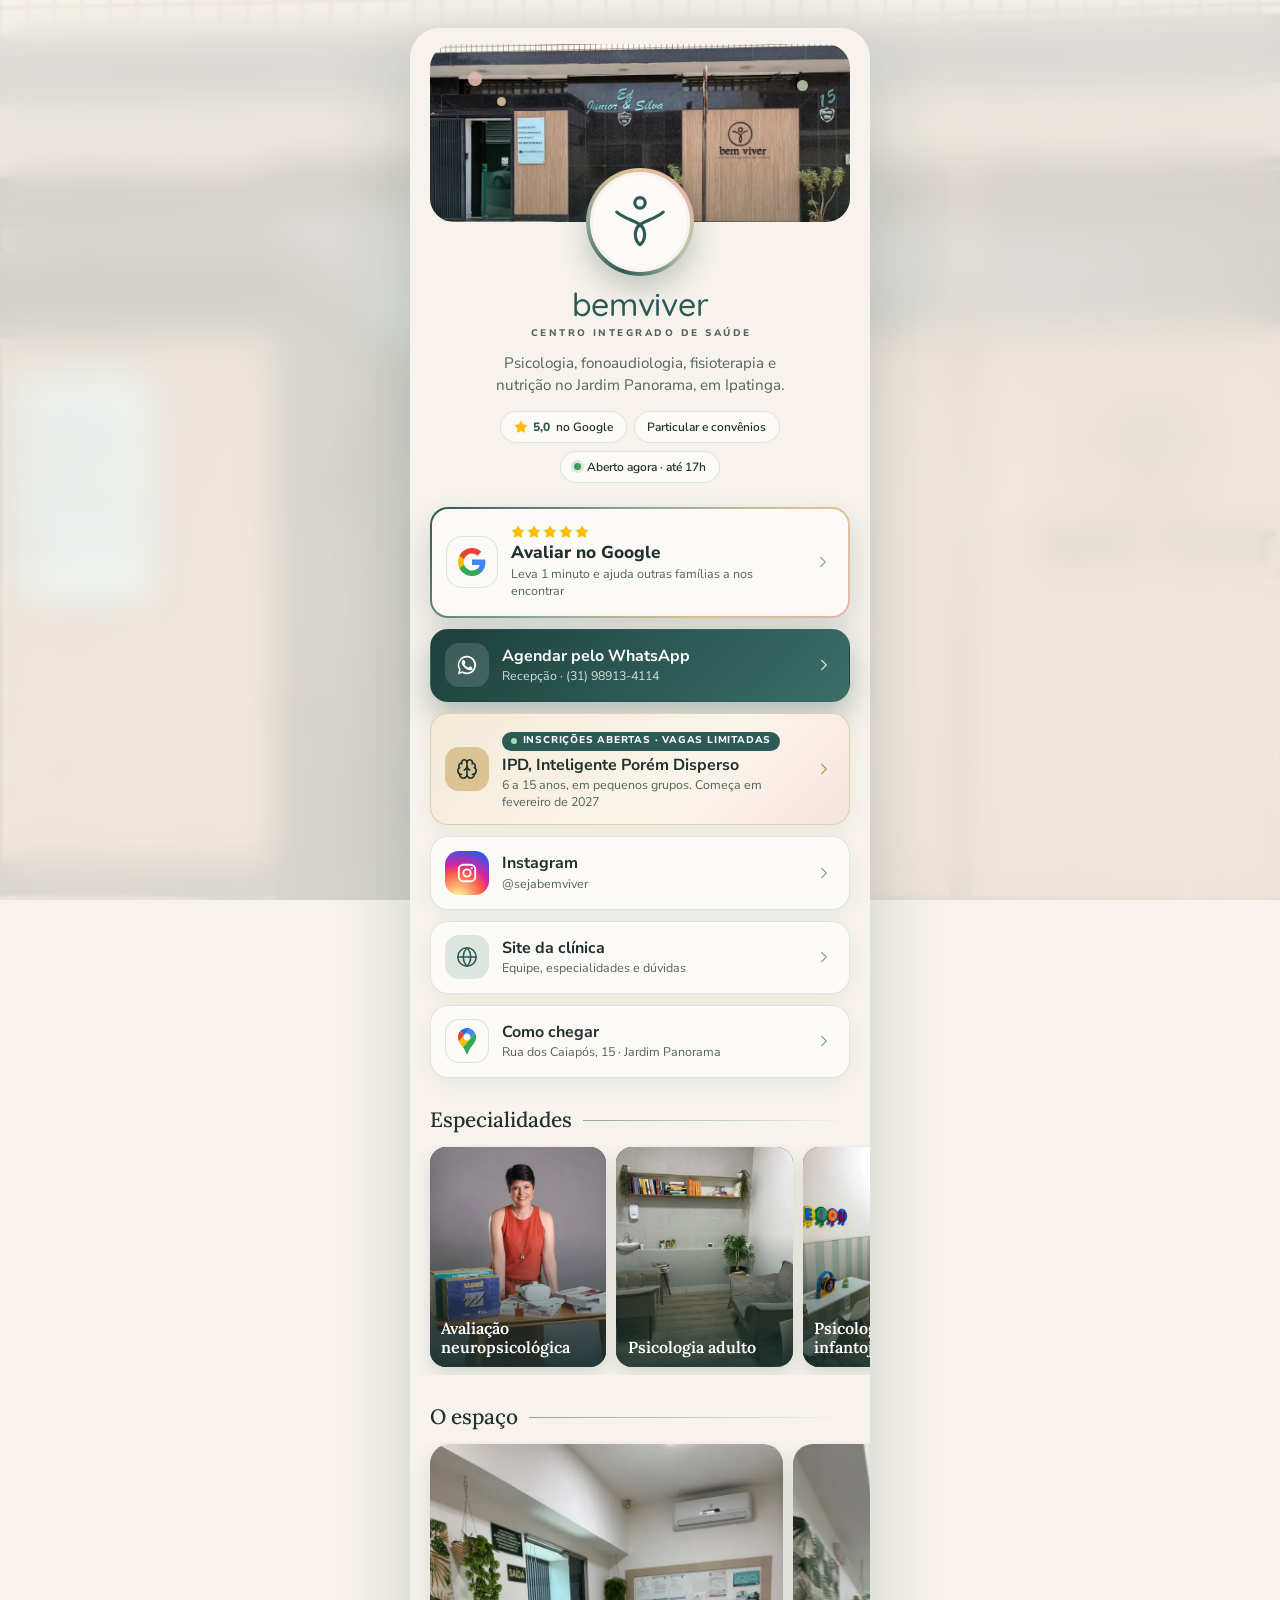
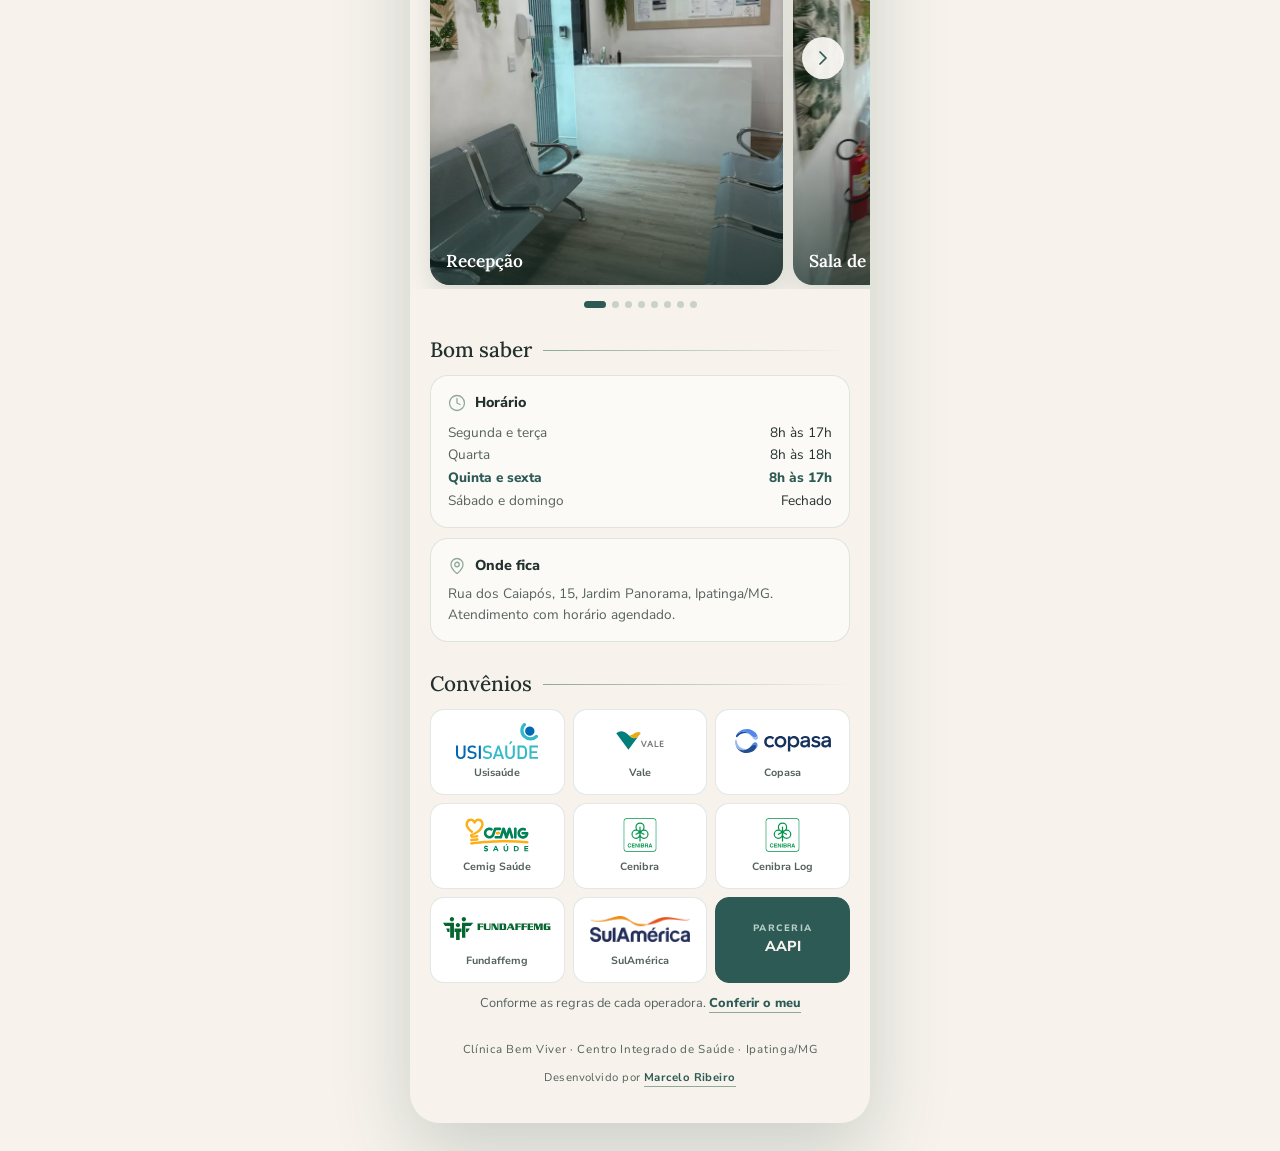
<file: links/index.html>
<!doctype html>
<html lang="pt-BR">
<head>
<!-- Google Analytics 4 (04/11/2026): conta os toques no WhatsApp pela medição otimizada -->
<script async src="https://www.googletagmanager.com/gtag/js?id=G-WRZ7HY3TYR"></script>
<script>
  window.dataLayer = window.dataLayer || [];
  function gtag(){dataLayer.push(arguments);}
  gtag('js', new Date());
  gtag('config', 'G-WRZ7HY3TYR');
  // Toque em qualquer link do WhatsApp vira o evento principal contato_whatsapp (04/11/2026)
  document.addEventListener('click', function(e){
    var a = e.target.closest && e.target.closest('a[href*="wa.me/"]');
    if (a) gtag('event', 'contato_whatsapp', { link_url: a.href, pagina: location.pathname });
  });
</script>
<!-- Microsoft Clarity (04/11/2026): gravação das visitas e mapa de calor -->
<script type="text/javascript">
  (function(c,l,a,r,i,t,y){
    c[a]=c[a]||function(){(c[a].q=c[a].q||[]).push(arguments)};
    t=l.createElement(r);t.async=1;t.src="https://www.clarity.ms/tag/"+i;
    y=l.getElementsByTagName(r)[0];y.parentNode.insertBefore(t,y);
  })(window, document, "clarity", "script", "z8gtgcn1j5");
</script>
<meta charset="utf-8">
<meta name="viewport" content="width=device-width, initial-scale=1">
<script>document.documentElement.className += " js";</script>
<!-- =====================================================================
     PAGINA DE LINKS (bio do Instagram e plaquinha do Google), 04/11/2026.
     Molde: clientes/AnaFlaviaAraujo/site/links (que veio da Joyce): avaliar no
     Google em destaque, agendar em cartao cheio, marcas com as cores oficiais,
     faixas de arrastar e faiscas no toque. Aqui, nas cores do site da clinica.
     Pedido dele: so o Instagram da clinica (nenhum das profissionais), as
     especialidades, o programa com inscricao aberta (IPD), fotos do espaco e os
     convenios com a logo original no fim.
     Pagina de passagem: noindex e fora do sitemap.
     ===================================================================== -->
<title>Links | Clínica Bem Viver, Ipatinga/MG</title>
<meta name="description" content="Agende pelo WhatsApp, avalie no Google, veja as especialidades, o IPD com inscrições abertas, o espaço e os convênios da Clínica Bem Viver, no Jardim Panorama, em Ipatinga/MG.">
<meta name="robots" content="noindex, follow">
<meta name="theme-color" content="#F7F3EC">
<link rel="canonical" href="https://sejabemviver.com.br/links/">
<meta property="og:type" content="website">
<meta property="og:locale" content="pt_BR">
<meta property="og:site_name" content="Clínica Bem Viver">
<meta property="og:title" content="Clínica Bem Viver | Links">
<meta property="og:description" content="Agende pelo WhatsApp, veja as especialidades e como chegar à clínica, no Jardim Panorama, em Ipatinga/MG.">
<meta property="og:url" content="https://sejabemviver.com.br/links/">
<meta property="og:image" content="https://sejabemviver.com.br/assets/img/og.jpg">
<meta property="og:image:width" content="1200">
<meta property="og:image:height" content="630">
<meta name="twitter:card" content="summary_large_image">
<link rel="icon" href="../favicon.svg" type="image/svg+xml">
<link rel="apple-touch-icon" href="../apple-touch-icon.png">
<link rel="preconnect" href="https://fonts.googleapis.com">
<link rel="preconnect" href="https://fonts.gstatic.com" crossorigin>
<link rel="stylesheet" href="https://fonts.googleapis.com/css2?family=Lora:ital,wght@0,500;0,600;1,500&family=Nunito+Sans:wght@400;600;700;800&family=Quicksand:wght@500;600&display=swap">
<link rel="preload" as="image" href="../assets/img/links/capa.webp" fetchpriority="high">
<style>
:root{
  /* as mesmas cores do site (assets/css/site.css) */
  --petroleo:#2D5A55;--petroleo-2:#24504B;--petroleo-escuro:#1E3F3B;--noite:#16302D;
  --salvia:#8FA89B;--salvia-clara:#DCE6DF;
  --creme:#F7F3EC;--papel:#FCFAF6;--areia:#EFE6D6;
  --rosa:#E5B7AE;--rosa-fundo:#F6E4DF;--mel:#DCC394;--mel-fundo:#F3EAD7;--folha:#B5C4A8;--folha-fundo:#E6EDDF;
  --tinta:#22302E;--tinta-suave:#55625F;--linha:rgba(45,90,85,.14);
  --serif:"Lora",Georgia,serif;
  --sans:"Nunito Sans",system-ui,-apple-system,"Segoe UI",Roboto,sans-serif;
  --marca:"Quicksand","Nunito Sans",system-ui,sans-serif;
  --suave:cubic-bezier(.22,1,.36,1);
}
*,*::before,*::after{box-sizing:border-box}
html{-webkit-text-size-adjust:100%}
body{margin:0;color:var(--tinta);font:16px/1.5 var(--sans);overflow-x:clip;background:var(--creme)}
img{display:block;max-width:100%;height:auto}
a{color:inherit}
button{font:inherit;color:inherit}
:focus-visible{outline:2px solid var(--petroleo);outline-offset:3px}
.i{width:24px;height:24px;flex:none;fill:none;stroke:currentColor;stroke-width:1.7;stroke-linecap:round;stroke-linejoin:round}

/* fundo: no computador, a fachada desfocada atras da coluna */
.fundo{position:fixed;inset:0;z-index:-1;background:var(--creme)}
@media (min-width:620px){
  .fundo{background:url(../assets/img/links/capa.webp) center/cover}
  .fundo::after{content:"";position:absolute;inset:0;background:rgba(247,243,236,.84);backdrop-filter:blur(18px);-webkit-backdrop-filter:blur(18px)}
}
.coluna{width:min(460px,100%);margin:0 auto;padding:14px 16px 40px}
@media (min-width:620px){.coluna{margin:28px auto;padding:16px 20px 36px;background:var(--creme);border-radius:30px;box-shadow:0 30px 80px rgba(30,63,59,.2)}}

/* ---------- topo: a fachada, o selo com a logo e o nome ---------- */
.topo{position:relative;text-align:center}
.capa{position:relative;height:178px;border-radius:24px;overflow:hidden;background:var(--areia)}
.capa img{width:100%;height:100%;object-fit:cover;object-position:50% 45%}
.capa::after{content:"";position:absolute;inset:0;background:linear-gradient(to bottom,rgba(22,48,45,0) 40%,rgba(22,48,45,.28))}
/* as tres bolinhas da sala infantil, soltas na capa */
.bolinhas{position:absolute;inset:0;pointer-events:none}
.bolinhas span{position:absolute;border-radius:50%;opacity:.9}
.bolinhas span:nth-child(1){width:14px;height:14px;left:9%;top:16%;background:var(--rosa)}
.bolinhas span:nth-child(2){width:9px;height:9px;left:16%;top:30%;background:var(--mel)}
.bolinhas span:nth-child(3){width:11px;height:11px;right:10%;top:20%;background:var(--folha)}
.js .bolinhas span{animation:boia 6s ease-in-out infinite}
.js .bolinhas span:nth-child(2){animation-delay:-2s}
.js .bolinhas span:nth-child(3){animation-delay:-4s}
@keyframes boia{50%{transform:translateY(-7px)}}
.selo{
  position:relative;z-index:2;width:108px;height:108px;margin:-54px auto 0;border-radius:50%;padding:4px;
  background:conic-gradient(from 200deg,var(--petroleo),var(--salvia),var(--mel),var(--rosa),var(--folha),var(--petroleo));
  box-shadow:0 14px 30px rgba(30,63,59,.24);
}
.selo__dentro{width:100%;height:100%;border-radius:50%;display:grid;place-items:center;background:var(--papel);border:3px solid var(--creme)}
/* o simbolo da logo se desenha uma vez, como se fosse escrito */
.selo svg{width:58px;height:58px;fill:none;stroke:var(--petroleo);stroke-width:5.5;stroke-linecap:round;stroke-linejoin:round}
.js .selo svg *{stroke-dasharray:1;stroke-dashoffset:1;animation:traco 1.4s .35s var(--suave) forwards}
.js .selo svg circle{animation-delay:1.2s;animation-duration:.6s}
@keyframes traco{to{stroke-dashoffset:0}}
.nome{margin:12px 0 0;font:500 2rem/1 var(--marca);letter-spacing:-.01em;color:var(--petroleo)}
.nome small{display:block;margin-top:.5rem;font:800 .6rem/1 var(--sans);letter-spacing:.26em;padding-left:.26em;text-transform:uppercase;color:var(--tinta-suave)}
.bio{margin:14px auto 0;max-width:32ch;text-wrap:balance;font-size:.95rem;color:var(--tinta-suave)}
.chips{display:flex;flex-wrap:wrap;justify-content:center;gap:.45rem;margin-top:14px}
.chip{display:inline-flex;align-items:center;gap:.35rem;padding:.38rem .8rem;border-radius:999px;background:var(--papel);border:1px solid var(--linha);font-size:.75rem;font-weight:600;color:var(--tinta);text-decoration:none}
.chip b{color:var(--petroleo);font-weight:800}
.chip .i{width:14px;height:14px}
.chip .i--estrela{fill:#FBBC04;stroke:#FBBC04;stroke-width:1}
.status:empty{display:none}
.status::before{content:"";width:7px;height:7px;border-radius:50%;background:var(--salvia)}
.status--aberto::before{background:#3E9A62;box-shadow:0 0 0 3px rgba(62,154,98,.18)}
.status--fechado::before{background:#B8604E}

/* ---------- os links ---------- */
.links{display:grid;gap:11px;margin:24px 0 0;list-style:none;padding:0}
.link{
  position:relative;isolation:isolate;overflow:hidden;
  display:grid;grid-template-columns:44px 1fr 18px;align-items:center;gap:.85rem;
  padding:.85rem 1rem .85rem .85rem;border-radius:18px;text-decoration:none;
  background:var(--papel);border:1px solid var(--linha);box-shadow:0 8px 22px rgba(30,63,59,.06);
  transition:transform .25s var(--suave),box-shadow .3s ease,border-color .3s ease;
}
.link:hover{transform:translateY(-2px);border-color:rgba(45,90,85,.3);box-shadow:0 14px 30px rgba(30,63,59,.12)}
.link:active{transform:scale(.985)}
/* o brilho que passa UMA vez no hover (templates/componentes/botao-brilho-hover) */
.link::before{content:"";position:absolute;top:0;left:-60%;width:40%;height:100%;z-index:1;background:linear-gradient(115deg,transparent,rgba(255,255,255,.55),transparent);transform:skewX(-20deg);transition:left .7s ease;pointer-events:none}
.link:hover::before{left:130%}
.link__ico{width:44px;height:44px;border-radius:14px;display:grid;place-items:center;background:var(--salvia-clara);color:var(--petroleo)}
.link__ico .i{width:22px;height:22px}
.link__txt{min-width:0}
.link__txt b{display:block;font:700 1rem/1.25 var(--sans);color:var(--tinta)}
.link__txt small{display:block;margin-top:.15rem;font-size:.78rem;line-height:1.35;color:var(--tinta-suave)}
/* uma linha so: subtitulo que quebra deixa um botao mais alto que os outros */
.link:not(.link--avaliar):not(.link--ipd) .link__txt small{white-space:nowrap;overflow:hidden;text-overflow:ellipsis}
.link__seta{width:18px;height:18px;color:var(--salvia);transition:transform .3s var(--suave)}
.link:hover .link__seta{transform:translateX(3px)}
/* o principal: cheio, no petroleo da clinica */
.link--cheio{background:linear-gradient(135deg,var(--petroleo-escuro) 0%,var(--petroleo) 55%,#3B6E67 100%);border-color:transparent;box-shadow:0 14px 32px rgba(30,63,59,.32)}
.link--cheio .link__ico{background:rgba(255,255,255,.14);color:#fff}
.link--cheio .link__ico .i--cheio{fill:currentColor;stroke:none}
.link--cheio .link__txt b{color:#fff}
.link--cheio .link__txt small{color:#CFE0D9}
.link--cheio .link__seta{color:#CFE0D9}
.link--cheio:hover{border-color:transparent;box-shadow:0 18px 40px rgba(30,63,59,.42)}
/* avaliar: o destaque da pagina. Borda em degrade com as cores da clinica, estrelas
   do Google e um brilho que passa sozinho de tempos em tempos */
.link--avaliar{
  grid-template-columns:52px 1fr 18px;padding:1rem 1rem 1rem .85rem;border:2px solid transparent;
  background:linear-gradient(var(--papel),var(--papel)) padding-box,linear-gradient(135deg,var(--petroleo),var(--salvia) 40%,var(--mel) 70%,var(--rosa)) border-box;
  box-shadow:0 14px 34px rgba(30,63,59,.18);
}
.link--avaliar:hover{border-color:transparent;box-shadow:0 18px 40px rgba(30,63,59,.26)}
.link--avaliar::before{animation:passa 4.5s ease-in-out 1.4s infinite}
@keyframes passa{0%{left:-60%}28%,100%{left:130%}}
.link--avaliar .link__ico{width:52px;height:52px;border-radius:16px}
.link--avaliar .link__ico .i{width:28px;height:28px}
.link--avaliar .link__txt b{font-weight:800;font-size:1.08rem}
.estrelas{display:flex;gap:2px;margin-bottom:.2rem}
.estrelas .i{width:14px;height:14px;fill:#FBBC04;stroke:#FBBC04;stroke-width:1}
/* IPD: inscricao aberta, no mel da clinica, com o selo pulsando */
.link--ipd{background:linear-gradient(135deg,var(--mel-fundo),#FBF5EA 60%,var(--rosa-fundo));border-color:rgba(220,195,148,.7)}
.link--ipd .link__ico{background:var(--mel);color:var(--noite)}
.link--ipd .link__seta{color:#B79A5E}
.aberta{display:inline-flex;align-items:center;gap:.35rem;margin-bottom:.25rem;padding:.15rem .55rem;border-radius:999px;background:var(--petroleo);color:#fff;font:800 .62rem/1.4 var(--sans);letter-spacing:.08em;text-transform:uppercase}
.aberta::before{content:"";width:6px;height:6px;border-radius:50%;background:#9FE0B5}
.js .aberta::before{animation:pulsa 1.8s ease-in-out infinite}
@keyframes pulsa{50%{box-shadow:0 0 0 4px rgba(159,224,181,.35)}}
/* marcas com as cores oficiais */
.link__ico--google,.link__ico--maps{background:var(--papel);border:1px solid var(--linha)}
.link__ico--google .i{width:24px;height:24px}
.link__ico--maps .i{width:26px;height:26px}
.link__ico--insta{background:radial-gradient(circle at 30% 107%,#FDF497 0%,#FDF497 5%,#FD5949 45%,#D6249F 60%,#285AEB 90%);color:#fff}
.link__ico--insta .i{stroke-width:2}
/* entrada em cascata, so com JS e sem "reduzir movimento" */
.js .links > li{animation:sobe .7s var(--suave) both;animation-delay:calc(var(--o,0) * 70ms + .35s)}
@keyframes sobe{from{opacity:0;transform:translateY(14px)}}

/* ---------- especialidades e programas: faixa de arrastar ---------- */
.titulo{display:flex;align-items:center;gap:.7rem;margin:30px 0 12px;font:500 1.3rem/1.2 var(--serif);color:var(--tinta)}
.titulo::after{content:"";flex:1;height:1px;background:linear-gradient(90deg,var(--salvia),transparent)}
.galeria{display:flex;gap:10px;overflow-x:auto;scroll-snap-type:x mandatory;scroll-padding-inline:16px;margin:0 -16px;padding:2px 16px 8px;scrollbar-width:none;list-style:none}
.galeria::-webkit-scrollbar{display:none}
.galeria li{flex:0 0 42%;scroll-snap-align:start}
.card{
  position:relative;isolation:isolate;display:flex;align-items:flex-end;aspect-ratio:4/5;overflow:hidden;
  padding:.7rem;border-radius:16px;background:var(--petroleo-escuro);color:#fff;text-decoration:none;
  font:600 1rem/1.15 var(--serif);box-shadow:0 8px 18px rgba(30,63,59,.14);-webkit-user-drag:none;user-select:none;
}
.card img{position:absolute;inset:0;z-index:-2;width:100%;height:100%;object-fit:cover;-webkit-user-drag:none;transition:scale .8s var(--suave)}
.card::after{content:"";position:absolute;inset:0;z-index:-1;background:linear-gradient(180deg,rgba(22,48,45,0) 40%,rgba(22,48,45,.88))}
.card:hover img{scale:1.05}
@media (hover:hover) and (pointer:fine){.galeria{cursor:grab}}
/* o snap desliga enquanto o mouse arrasta, senao cada pixel puxa de volta pro cartao */
.galeria.arrastando{scroll-snap-type:none;cursor:grabbing}
@media (min-width:620px){.galeria{margin:0 -20px;padding:2px 20px 8px;scroll-padding-inline:20px}}

/* ---------- o espaco: carrossel, cada foto abre grande ---------- */
.carrossel{position:relative}
.carrossel__trilho{display:flex;gap:10px;overflow-x:auto;scroll-snap-type:x mandatory;scroll-padding-inline:16px;margin:0 -16px;padding:2px 16px 4px;scrollbar-width:none;list-style:none}
.carrossel__trilho::-webkit-scrollbar{display:none}
.carrossel__trilho li{flex:0 0 84%;scroll-snap-align:start}
@media (min-width:620px){.carrossel__trilho{margin:0 -20px;padding:2px 20px 4px;scroll-padding-inline:20px}}
.foto{position:relative;isolation:isolate;display:block;width:100%;aspect-ratio:4/5;padding:0;border:0;border-radius:20px;overflow:hidden;background:var(--areia);cursor:zoom-in;box-shadow:0 10px 24px rgba(30,63,59,.14);-webkit-user-drag:none;user-select:none}
.foto img{width:100%;height:100%;object-fit:cover;-webkit-user-drag:none;transition:scale .8s var(--suave)}
.foto::after{content:"";position:absolute;inset:0;background:linear-gradient(180deg,rgba(22,48,45,0) 62%,rgba(22,48,45,.7));pointer-events:none}
.foto:hover img{scale:1.04}
.foto__leg{position:absolute;left:1rem;bottom:.85rem;z-index:1;color:#fff;font:600 1.08rem/1.2 var(--serif);text-align:left}
.carrossel__pontos{display:flex;justify-content:center;gap:6px;margin-top:12px}
.carrossel__pontos i{width:7px;height:7px;border-radius:999px;background:rgba(45,90,85,.22);transition:width .35s var(--suave),background .35s ease}
.carrossel__pontos i.on{width:22px;background:var(--petroleo)}
/* setas so pra mouse: no celular o dedo arrasta */
.carrossel__seta{display:none}
@media (hover:hover) and (pointer:fine){
  .carrossel__trilho{cursor:grab}
  .carrossel__seta{position:absolute;top:calc(50% - 38px);z-index:2;display:grid;place-items:center;width:42px;height:42px;border-radius:50%;border:0;background:rgba(252,250,246,.92);color:var(--petroleo);box-shadow:0 8px 20px rgba(30,63,59,.2);cursor:pointer;transition:opacity .25s ease,transform .2s ease}
  .carrossel__seta:hover{transform:scale(1.06)}
  .carrossel__seta[disabled]{opacity:0;pointer-events:none}
  .carrossel__seta--ant{left:6px}
  .carrossel__seta--ant .i{transform:rotate(180deg)}
  .carrossel__seta--prox{right:6px}
}
.carrossel__trilho.arrastando{scroll-snap-type:none;cursor:grabbing}
.visor{width:min(94vw,560px);max-width:none;max-height:92vh;padding:0;border:0;border-radius:18px;background:transparent;overflow:visible}
.visor::backdrop{background:rgba(22,48,45,.86)}
.visor img{width:100%;max-height:82vh;object-fit:contain;border-radius:18px}
.visor p{margin:.6rem 0 0;text-align:center;color:#E8EFEA;font-size:.85rem}
.visor__fechar{position:absolute;top:-14px;right:-6px;width:40px;height:40px;border-radius:50%;border:0;background:var(--papel);color:var(--tinta);display:grid;place-items:center;cursor:pointer;box-shadow:0 6px 16px rgba(0,0,0,.25)}
.visor__fechar .i{width:18px;height:18px}

/* ---------- bom saber ---------- */
.info{display:grid;gap:10px}
.cartao{padding:1rem 1.05rem;border-radius:18px;background:var(--papel);border:1px solid var(--linha)}
.cartao__cab{display:flex;align-items:center;gap:.6rem;font-weight:800;font-size:.9rem}
.cartao__cab .i{width:18px;height:18px;color:var(--salvia)}
.cartao p{margin:.45rem 0 0;font-size:.85rem;color:var(--tinta-suave)}
.horas{display:grid;grid-template-columns:auto 1fr;gap:.15rem 1rem;margin:.55rem 0 0;font-size:.85rem}
.horas dt{color:var(--tinta-suave)}
.horas dd{margin:0;text-align:right;color:var(--tinta)}
.horas .hoje{color:var(--petroleo);font-weight:800}

/* ---------- convenios: as logos oficiais (as mesmas do site) ---------- */
.conv{display:grid;grid-template-columns:repeat(3,1fr);gap:8px;list-style:none;margin:0;padding:0}
.conv li{display:flex;flex-direction:column;align-items:center;justify-content:center;gap:.4rem;min-height:86px;padding:.6rem .4rem;border-radius:14px;background:#fff;border:1px solid var(--linha);font-size:.66rem;font-weight:700;color:var(--tinta-suave);text-align:center}
.conv__logo{position:relative;width:100%;height:36px}
.conv__logo img{position:absolute;inset:0;margin:auto;width:auto;height:auto;max-width:var(--lw,78%);max-height:var(--lh,100%)}
.conv .conv__parceria{background:var(--petroleo);border-color:var(--petroleo);color:var(--creme);font-size:.9rem;font-weight:800}
.conv__parceria small{display:block;font-size:.58rem;letter-spacing:.14em;text-transform:uppercase;color:#B9CFC7}
.conv-nota{margin:.7rem 0 0;font-size:.8rem;color:var(--tinta-suave);text-align:center}
.conv-nota a{color:var(--petroleo);font-weight:800;text-decoration:none;border-bottom:1px solid var(--salvia)}

.rodape{margin-top:28px;text-align:center;font-size:.72rem;letter-spacing:.06em;color:var(--tinta-suave)}
.assinatura{margin:.6rem 0 0;text-align:center;font-size:.7rem;letter-spacing:.04em;color:var(--tinta-suave)}
.assinatura a{color:var(--petroleo);font-weight:700;text-decoration:none;border-bottom:1px solid var(--salvia);padding-bottom:1px;transition:color .2s ease}
.assinatura a:hover{color:var(--tinta)}

/* faiscas no toque, nas cores das bolinhas da sala infantil */
.faisca{position:fixed;z-index:50;width:12px;height:12px;pointer-events:none;transform:translate(-50%,-50%);animation:faisca .8s var(--suave) forwards}
.faisca svg{width:100%;height:100%;fill:currentColor}
@keyframes faisca{to{transform:translate(calc(-50% + var(--dx)),calc(-50% + var(--dy))) scale(.2) rotate(90deg);opacity:0}}

@media (prefers-reduced-motion:reduce){
  .js .links > li,.js .bolinhas span,.js .aberta::before{animation:none}
  .js .selo svg *{animation:none;stroke-dashoffset:0}
  .faisca{display:none}
  .link,.link::before,.link__seta,.card img,.foto img{transition:none}
  .link--avaliar::before{animation:none}
}
</style>
</head>
<body>

<svg width="0" height="0" style="position:absolute" aria-hidden="true" focusable="false">
  <symbol id="i-zap" viewBox="0 0 24 24"><path d="M17.5 14.4c-.3-.2-1.7-.9-2-1-.3-.1-.5-.2-.7.1s-.8 1-.9 1.2c-.2.2-.3.2-.6.1-.3-.2-1.2-.5-2.3-1.4-.9-.8-1.4-1.7-1.6-2-.2-.3 0-.5.1-.6.1-.1.3-.3.4-.5.1-.2.2-.3.3-.5 0-.2 0-.4 0-.5 0-.2-.7-1.6-.9-2.2-.2-.5-.5-.5-.7-.5h-.6c-.2 0-.5.1-.8.4-.3.3-1 1-1 2.5s1.1 2.9 1.2 3.1c.1.2 2.1 3.2 5 4.4.7.3 1.2.5 1.7.6.7.2 1.3.2 1.8.1.6-.1 1.7-.7 1.9-1.4.2-.7.2-1.2.2-1.4-.1-.1-.3-.2-.6-.3ZM12 2a10 10 0 0 0-8.6 15.1L2 22l5-1.3A10 10 0 1 0 12 2Zm0 18.2c-1.6 0-3.2-.4-4.5-1.2l-.3-.2-3 .8.8-2.9-.2-.3A8.2 8.2 0 1 1 12 20.2Z"/></symbol>
  <symbol id="i-insta" viewBox="0 0 24 24"><rect x="3" y="3" width="18" height="18" rx="5"/><circle cx="12" cy="12" r="4"/><circle cx="17.2" cy="6.8" r="1.1" fill="currentColor" stroke="none"/></symbol>
  <symbol id="i-pin" viewBox="0 0 24 24"><path d="M20 10c0 4.993-5.539 10.193-7.399 11.799a1 1 0 0 1-1.202 0C9.539 20.193 4 14.993 4 10a8 8 0 0 1 16 0"/><circle cx="12" cy="10" r="3"/></symbol>
  <symbol id="i-estrela" viewBox="0 0 24 24"><path d="M11.525 2.295a.53.53 0 0 1 .95 0l2.31 4.679a2.123 2.123 0 0 0 1.595 1.16l5.166.756a.53.53 0 0 1 .294.904l-3.736 3.638a2.123 2.123 0 0 0-.611 1.878l.882 5.14a.53.53 0 0 1-.771.56l-4.618-2.428a2.122 2.122 0 0 0-1.973 0L6.396 21.01a.53.53 0 0 1-.77-.56l.881-5.139a2.122 2.122 0 0 0-.611-1.879L2.16 9.795a.53.53 0 0 1 .294-.906l5.165-.755a2.122 2.122 0 0 0 1.597-1.16z"/></symbol>
  <symbol id="i-relogio" viewBox="0 0 24 24"><circle cx="12" cy="12" r="10"/><path d="M12 6v6l4 2"/></symbol>
  <symbol id="i-globo" viewBox="0 0 24 24"><circle cx="12" cy="12" r="10"/><path d="M12 2a14.5 14.5 0 0 0 0 20 14.5 14.5 0 0 0 0-20"/><path d="M2 12h20"/></symbol>
  <symbol id="i-cerebro" viewBox="0 0 24 24"><path d="M12 18V5"/><path d="M15 13a4.17 4.17 0 0 1-3-4 4.17 4.17 0 0 1-3 4"/><path d="M17.598 6.5A3 3 0 1 0 12 5a3 3 0 1 0-5.598 1.5"/><path d="M17.997 5.125a4 4 0 0 1 2.526 5.77"/><path d="M18 18a4 4 0 0 0 2-7.464"/><path d="M19.967 17.483A4 4 0 1 1 12 18a4 4 0 1 1-7.967-.517"/><path d="M6 18a4 4 0 0 1-2-7.464"/><path d="M6.003 5.125a4 4 0 0 0-2.526 5.77"/></symbol>
  <symbol id="i-escudo" viewBox="0 0 24 24"><path d="M20 13c0 5-3.5 7.5-7.66 8.95a1 1 0 0 1-.67-.01C7.5 20.5 4 18 4 13V6a1 1 0 0 1 1-1c2 0 4.5-1.2 6.24-2.72a1.17 1.17 0 0 1 1.52 0C14.51 3.81 17 5 19 5a1 1 0 0 1 1 1z"/><path d="m9 12 2 2 4-4"/></symbol>
  <symbol id="i-fechar" viewBox="0 0 24 24"><path d="M18 6 6 18"/><path d="m6 6 12 12"/></symbol>
  <!-- Google e Maps nas cores oficiais (Wikimedia Commons), seta: copiados da pagina da Ana Flavia -->
  <symbol id="i-google" viewBox="1 1 22 22"><g stroke="none"><path d="M22.56 12.25c0-.78-.07-1.53-.2-2.25H12v4.26h5.92c-.26 1.37-1.04 2.53-2.21 3.31v2.77h3.57c2.08-1.92 3.28-4.74 3.28-8.09z" fill="#4285F4"/><path d="M12 23c2.97 0 5.46-.98 7.28-2.66l-3.57-2.77c-.98.66-2.23 1.06-3.71 1.06-2.86 0-5.29-1.93-6.16-4.53H2.18v2.84C3.99 20.53 7.7 23 12 23z" fill="#34A853"/><path d="M5.84 14.09c-.22-.66-.35-1.36-.35-2.09s.13-1.43.35-2.09V7.07H2.18C1.43 8.55 1 10.22 1 12s.43 3.45 1.18 4.93l2.85-2.22.81-.62z" fill="#FBBC05"/><path d="M12 5.38c1.62 0 3.06.56 4.21 1.64l3.15-3.15C17.45 2.09 14.97 1 12 1 7.7 1 3.99 3.47 2.18 7.07l3.66 2.84c.87-2.6 3.3-4.53 6.16-4.53z" fill="#EA4335"/></g></symbol>
  <symbol id="i-maps" viewBox="0 0 92.3 132.3"><g stroke="none"><path fill="#1a73e8" d="M60.2 2.2C55.8.8 51 0 46.1 0 32 0 19.3 6.4 10.8 16.5l21.8 18.3L60.2 2.2z"/><path fill="#ea4335" d="M10.8 16.5C4.1 24.5 0 34.9 0 46.1c0 8.7 1.7 15.7 4.6 22l28-33.3-21.8-18.3z"/><path fill="#4285f4" d="M46.2 28.5c9.8 0 17.7 7.9 17.7 17.7 0 4.3-1.6 8.3-4.2 11.4 0 0 13.9-16.6 27.5-32.7-5.6-10.8-15.3-19-27-22.7L32.6 34.8c3.3-3.8 8.1-6.3 13.6-6.3"/><path fill="#fbbc04" d="M46.2 63.8c-9.8 0-17.7-7.9-17.7-17.7 0-4.3 1.5-8.3 4.1-11.3l-28 33.3c4.8 10.6 12.8 19.2 21 29.9l34.1-40.5c-3.3 3.9-8.1 6.3-13.5 6.3"/><path fill="#34a853" d="M59.1 109.2c15.4-24.1 33.3-35 33.3-63 0-7.7-1.9-14.9-5.2-21.3L25.6 98c2.6 3.4 5.3 7.3 7.9 11.3 9.4 14.5 6.8 23.1 12.8 23.1s3.4-8.7 12.8-23.2"/></g></symbol>
  <symbol id="i-dir" viewBox="0 0 24 24"><path d="m9 18 6-6-6-6"/></symbol>
</svg>

<div class="fundo" aria-hidden="true"></div>

<main class="coluna">

  <header class="topo">
    <!-- capa: a fachada real da clinica (foto da Carine, 02/11/2026) -->
    <div class="capa">
      <img src="../assets/img/links/capa.webp" width="1000" height="413" fetchpriority="high" alt="Fachada da Clínica Bem Viver, na Rua dos Caiapós, 15, com a placa das especialidades">
      <div class="bolinhas" aria-hidden="true"><span></span><span></span><span></span></div>
    </div>
    <!-- selo: o simbolo da logo (o mesmo #bv-simbolo do site), com os tracos em pathLength 1 pra se desenhar -->
    <div class="selo" aria-hidden="true"><div class="selo__dentro">
      <svg viewBox="0 0 100 100"><path pathLength="1" d="M10 33C24 45 40 47 50.5 55C60 62 61 81 50 89C39 81 40 62 49.5 55C60 47 76 45 90 33"/><circle pathLength="1" cx="50" cy="17" r="9"/></svg>
    </div></div>
    <h1 class="nome">bemviver<small>Centro integrado de saúde</small></h1>
    <p class="bio">Psicologia, fonoaudiologia, fisioterapia e nutrição no Jardim Panorama, em Ipatinga.</p>
    <div class="chips">
      <a class="chip" href="https://maps.google.com/?cid=10263170879626700148" target="_blank" rel="noopener"><svg class="i i--estrela" aria-hidden="true"><use href="#i-estrela"/></svg><b>5,0</b> no Google</a>
      <span class="chip">Particular e convênios</span>
      <span class="chip status" data-status aria-live="polite"></span>
    </div>
  </header>

  <ul class="links">
    <!-- o mesmo link de avaliacao da ficha (ficha-google.md) e da plaquinha NFC -->
    <li style="--o:0"><a class="link link--avaliar" href="https://search.google.com/local/writereview?placeid=ChIJbRgieiYAsAARdGVI1Ykbbo4" target="_blank" rel="noopener">
      <span class="link__ico link__ico--google"><svg class="i" aria-hidden="true"><use href="#i-google"/></svg></span>
      <span class="link__txt">
        <span class="estrelas" aria-hidden="true"><svg class="i"><use href="#i-estrela"/></svg><svg class="i"><use href="#i-estrela"/></svg><svg class="i"><use href="#i-estrela"/></svg><svg class="i"><use href="#i-estrela"/></svg><svg class="i"><use href="#i-estrela"/></svg></span>
        <b>Avaliar no Google</b><small>Leva 1 minuto e ajuda outras famílias a nos encontrar</small>
      </span>
      <svg class="i link__seta" aria-hidden="true"><use href="#i-dir"/></svg>
    </a></li>
    <!-- agendar e pelo WhatsApp da recepcao. Mensagem sem emoji (vira losango no wa.me) -->
    <li style="--o:1"><a class="link link--cheio" href="https://wa.me/5531989134114?text=Ol%C3%A1!%20Vim%20pelo%20link%20da%20Bem%20Viver%20e%20quero%20agendar%20um%20hor%C3%A1rio." target="_blank" rel="noopener">
      <span class="link__ico"><svg class="i i--cheio" aria-hidden="true"><use href="#i-zap"/></svg></span>
      <span class="link__txt"><b>Agendar pelo WhatsApp</b><small>Recepção · (31) 98913-4114</small></span>
      <svg class="i link__seta" aria-hidden="true"><use href="#i-dir"/></svg>
    </a></li>
    <!-- IPD: inscricoes abertas, inicio em fevereiro de 2027 (texto da Carine, programas/ipd). Quando fechar, sai daqui -->
    <li style="--o:2"><a class="link link--ipd" href="../programas/ipd/">
      <span class="link__ico"><svg class="i" aria-hidden="true"><use href="#i-cerebro"/></svg></span>
      <span class="link__txt"><span class="aberta">Inscrições abertas · vagas limitadas</span><b>IPD, Inteligente Porém Disperso</b><small>6 a 15 anos, em pequenos grupos. Começa em fevereiro de 2027</small></span>
      <svg class="i link__seta" aria-hidden="true"><use href="#i-dir"/></svg>
    </a></li>
    <li style="--o:3"><a class="link" href="https://www.instagram.com/sejabemviver/" target="_blank" rel="noopener">
      <span class="link__ico link__ico--insta"><svg class="i" aria-hidden="true"><use href="#i-insta"/></svg></span>
      <span class="link__txt"><b>Instagram</b><small>@sejabemviver</small></span>
      <svg class="i link__seta" aria-hidden="true"><use href="#i-dir"/></svg>
    </a></li>
    <li style="--o:4"><a class="link" href="../">
      <span class="link__ico"><svg class="i" aria-hidden="true"><use href="#i-globo"/></svg></span>
      <span class="link__txt"><b>Site da clínica</b><small>Equipe, especialidades e dúvidas</small></span>
      <svg class="i link__seta" aria-hidden="true"><use href="#i-dir"/></svg>
    </a></li>
    <li style="--o:5"><a class="link" href="https://maps.google.com/?cid=10263170879626700148" target="_blank" rel="noopener">
      <span class="link__ico link__ico--maps"><svg class="i" aria-hidden="true"><use href="#i-maps"/></svg></span>
      <span class="link__txt"><b>Como chegar</b><small>Rua dos Caiapós, 15 · Jardim Panorama</small></span>
      <svg class="i link__seta" aria-hidden="true"><use href="#i-dir"/></svg>
    </a></li>
  </ul>

  <h2 class="titulo">Especialidades</h2>
  <ul class="galeria" aria-label="Especialidades da clínica: cada uma abre a página dela no site">
    <li><a class="card" href="../especialidades/avaliacao-neuropsicologica/"><img src="../assets/img/links/esp-card-neuro.webp" width="480" height="600" loading="lazy" decoding="async" alt="">Avaliação neuropsicológica</a></li>
    <li><a class="card" href="../especialidades/psicologia-adulto/"><img src="../assets/img/links/esp-card-psicologia-adulto.webp" width="480" height="600" loading="lazy" decoding="async" alt="">Psicologia adulto</a></li>
    <li><a class="card" href="../especialidades/psicologia-infantil/"><img src="../assets/img/links/esp-card-infantil.webp" width="480" height="600" loading="lazy" decoding="async" alt="">Psicologia infantojuvenil</a></li>
    <li><a class="card" href="../especialidades/fonoaudiologia-infantil/"><img src="../assets/img/links/esp-card-fono.webp" width="480" height="600" loading="lazy" decoding="async" alt="">Fonoaudiologia infantil</a></li>
    <li><a class="card" href="../especialidades/fonoaudiologia-adulto/"><img src="../assets/img/links/esp-card-orofacial.webp" width="480" height="600" loading="lazy" decoding="async" alt="">Fonoaudiologia adulto</a></li>
    <li><a class="card" href="../especialidades/fisioterapia/"><img src="../assets/img/links/esp-card-fisio.webp" width="480" height="600" loading="lazy" decoding="async" alt="">Fisioterapia</a></li>
    <li><a class="card" href="../especialidades/nutricao/"><img src="../assets/img/links/esp-card-nutricao.webp" width="480" height="600" loading="lazy" decoding="async" alt="">Nutrição</a></li>
  </ul>

  <h2 class="titulo">O espaço</h2>
  <!-- carrossel com as fotos reais da Carine (02/11/2026). Arrasta pro lado; toque abre a foto grande -->
  <div class="carrossel">
    <ul class="carrossel__trilho" aria-label="Fotos do espaço da clínica">
      <li><button class="foto" type="button" data-grande="../assets/img/esp-recepcao.webp"><img src="../assets/img/links/local-recepcao.webp" width="720" height="900" loading="lazy" decoding="async" alt="Recepção da clínica"><span class="foto__leg">Recepção</span></button></li>
      <li><button class="foto" type="button" data-grande="../assets/img/esp-espera.webp"><img src="../assets/img/links/local-espera.webp" width="720" height="900" loading="lazy" decoding="async" alt="Sala de espera"><span class="foto__leg">Sala de espera</span></button></li>
      <li><button class="foto" type="button" data-grande="../assets/img/esp-consultorio.webp"><img src="../assets/img/links/local-consultorio.webp" width="720" height="900" loading="lazy" decoding="async" alt="Consultório"><span class="foto__leg">Consultório</span></button></li>
      <li><button class="foto" type="button" data-grande="../assets/img/esp-infantil.webp"><img src="../assets/img/links/local-infantil.webp" width="720" height="900" loading="lazy" decoding="async" alt="Sala de atendimento infantil, com brinquedos"><span class="foto__leg">Sala infantil</span></button></li>
      <li><button class="foto" type="button" data-grande="../assets/img/esp-cantinho.webp"><img src="../assets/img/links/local-cantinho.webp" width="720" height="900" loading="lazy" decoding="async" alt="Cantinho das crianças, com mesinha e cadeiras"><span class="foto__leg">Cantinho das crianças</span></button></li>
      <li><button class="foto" type="button" data-grande="../assets/img/esp-fono.webp"><img src="../assets/img/links/local-fono.webp" width="720" height="900" loading="lazy" decoding="async" alt="Sala de fonoaudiologia"><span class="foto__leg">Fonoaudiologia</span></button></li>
      <li><button class="foto" type="button" data-grande="../assets/img/esp-atendimento.webp"><img src="../assets/img/links/local-atendimento.webp" width="720" height="900" loading="lazy" decoding="async" alt="Sala de atendimento, com poltrona e estante"><span class="foto__leg">Sala de atendimento</span></button></li>
      <li><button class="foto" type="button" data-grande="../assets/img/esp-fisio.webp"><img src="../assets/img/links/local-fisio.webp" width="720" height="900" loading="lazy" decoding="async" alt="Sala de fisioterapia"><span class="foto__leg">Fisioterapia</span></button></li>
    </ul>
    <button class="carrossel__seta carrossel__seta--ant" type="button" aria-label="Foto anterior"><svg class="i" aria-hidden="true"><use href="#i-dir"/></svg></button>
    <button class="carrossel__seta carrossel__seta--prox" type="button" aria-label="Próxima foto"><svg class="i" aria-hidden="true"><use href="#i-dir"/></svg></button>
    <div class="carrossel__pontos" aria-hidden="true"></div>
  </div>

  <h2 class="titulo">Bom saber</h2>
  <div class="info">
    <!-- horario da ficha do Google. A linha de hoje acende pelo script -->
    <div class="cartao">
      <div class="cartao__cab"><svg class="i" aria-hidden="true"><use href="#i-relogio"/></svg>Horário</div>
      <dl class="horas" data-horas>
        <dt data-dia="1,2">Segunda e terça</dt><dd data-dia="1,2">8h às 17h</dd>
        <dt data-dia="3">Quarta</dt><dd data-dia="3">8h às 18h</dd>
        <dt data-dia="4,5">Quinta e sexta</dt><dd data-dia="4,5">8h às 17h</dd>
        <dt data-dia="6,0">Sábado e domingo</dt><dd data-dia="6,0">Fechado</dd>
      </dl>
    </div>
    <div class="cartao">
      <div class="cartao__cab"><svg class="i" aria-hidden="true"><use href="#i-pin"/></svg>Onde fica</div>
      <p>Rua dos Caiapós, 15, Jardim Panorama, Ipatinga/MG. Atendimento com horário agendado.</p>
    </div>
  </div>

  <h2 class="titulo">Convênios</h2>
  <!-- as logos oficiais do site (assets/img/convenios, ver o comentario la no index):
       Cenibra Log usa a da Cenibra, que e a dona da empresa -->
  <ul class="conv">
    <li><span class="conv__logo" style="--lw:84%"><img src="../assets/img/convenios/usisaude.svg" alt="" width="445" height="196" loading="lazy" decoding="async"></span>Usisaúde</li>
    <li><span class="conv__logo" style="--lh:86%"><img src="../assets/img/convenios/vale.svg" alt="" width="125" height="64" loading="lazy" decoding="async"></span>Vale</li>
    <li><span class="conv__logo" style="--lw:80%"><img src="../assets/img/convenios/copasa.svg" alt="" width="500" height="126" loading="lazy" decoding="async"></span>Copasa</li>
    <li><span class="conv__logo"><img src="../assets/img/convenios/cemig-saude.svg" alt="" width="92" height="50" loading="lazy" decoding="async"></span>Cemig Saúde</li>
    <li><span class="conv__logo"><img src="../assets/img/convenios/cenibra.svg" alt="" width="61" height="63" loading="lazy" decoding="async"></span>Cenibra</li>
    <li><span class="conv__logo"><img src="../assets/img/convenios/cenibra.svg" alt="" width="61" height="63" loading="lazy" decoding="async"></span>Cenibra Log</li>
    <li><span class="conv__logo" style="--lw:90%"><img src="../assets/img/convenios/fundaffemg.svg" alt="" width="222" height="47" loading="lazy" decoding="async"></span>Fundaffemg</li>
    <li><span class="conv__logo" style="--lw:84%"><img src="../assets/img/convenios/sulamerica.webp" alt="" width="440" height="112" loading="lazy" decoding="async"></span>SulAmérica</li>
    <li class="conv__parceria"><span><small>Parceria</small>AAPI</span></li>
  </ul>
  <p class="conv-nota">Conforme as regras de cada operadora. <a href="https://wa.me/5531989134114?text=Ol%C3%A1!%20Queria%20conferir%20se%20a%20cl%C3%ADnica%20atende%20pelo%20meu%20conv%C3%AAnio%3A%20" target="_blank" rel="noopener">Conferir o meu</a></p>

  <p class="rodape">Clínica Bem Viver · Centro Integrado de Saúde · Ipatinga/MG</p>
  <p class="assinatura">Desenvolvido por <a href="https://marcel0gs.github.io/marcelo-ribeiro-digital/" target="_blank" rel="noopener">Marcelo Ribeiro</a></p>
</main>

<dialog class="visor" aria-label="Foto do espaço">
  <button class="visor__fechar" type="button" aria-label="Fechar"><svg class="i" aria-hidden="true"><use href="#i-fechar"/></svg></button>
  <img alt="">
  <p></p>
</dialog>

<script>
(function(){
  "use strict";
  var reduzido = !!(window.matchMedia && matchMedia("(prefers-reduced-motion: reduce)").matches);

  /* 1. aberto ou fechado agora, no fuso de Ipatinga, e o dia de hoje no horario */
  var H = {1:[8,17], 2:[8,17], 3:[8,18], 4:[8,17], 5:[8,17]};
  var NOMES = ["domingo","segunda","terça","quarta","quinta","sexta","sábado"];
  var agora;
  try {
    var p = {};
    new Intl.DateTimeFormat("en-US", {timeZone:"America/Sao_Paulo", weekday:"short", hour:"numeric", minute:"numeric", hour12:false})
      .formatToParts(new Date()).forEach(function(x){ p[x.type] = x.value; });
    agora = { d: ["Sun","Mon","Tue","Wed","Thu","Fri","Sat"].indexOf(p.weekday), h: (parseInt(p.hour,10) % 24) + parseInt(p.minute,10) / 60 };
  } catch (e) { var n = new Date(); agora = { d: n.getDay(), h: n.getHours() + n.getMinutes() / 60 }; }
  var st = document.querySelector("[data-status]");
  if (st && agora.d >= 0) {
    var hoje = H[agora.d], txt, aberto = false;
    if (hoje && agora.h >= hoje[0] && agora.h < hoje[1]) { aberto = true; txt = "Aberto agora · até " + hoje[1] + "h"; }
    else if (hoje && agora.h < hoje[0]) txt = "Abre hoje às " + hoje[0] + "h";
    else for (var i = 1; i <= 7; i++) { var dd = (agora.d + i) % 7; if (H[dd]) { txt = "Abre " + (i === 1 ? "amanhã" : NOMES[dd]) + " às " + H[dd][0] + "h"; break; } }
    st.textContent = txt;
    st.classList.add(aberto ? "status--aberto" : "status--fechado");
  }
  Array.prototype.forEach.call(document.querySelectorAll("[data-horas] [data-dia]"), function(el){
    if (el.getAttribute("data-dia").split(",").indexOf(String(agora.d)) >= 0) el.classList.add("hoje");
  });

  /* 2. faiscas no toque, nas cores das bolinhas da sala infantil */
  var CORES = ["#E5B7AE", "#DCC394", "#B5C4A8", "#8FA89B"];
  var estrela = '<svg viewBox="0 0 24 24"><path d="M12 0c.6 6.2 5.8 11.4 12 12-6.2.6-11.4 5.8-12 12-.6-6.2-5.8-11.4-12-12C6.2 11.4 11.4 6.2 12 0z"/></svg>';
  function faiscas(x, y){
    if (reduzido) return;
    for (var k = 0; k < 9; k++) {
      var f = document.createElement("span"), ang = Math.random() * Math.PI * 2, dist = 30 + Math.random() * 46;
      f.className = "faisca"; f.innerHTML = estrela;
      f.style.color = CORES[k % CORES.length];
      f.style.left = x + "px"; f.style.top = y + "px";
      f.style.setProperty("--dx", (Math.cos(ang) * dist).toFixed(1) + "px");
      f.style.setProperty("--dy", (Math.sin(ang) * dist).toFixed(1) + "px");
      var t = 7 + Math.random() * 9; f.style.width = f.style.height = t + "px";
      document.body.appendChild(f);
      setTimeout(function(el){ return function(){ el.remove(); }; }(f), 850);
    }
  }
  document.addEventListener("pointerdown", function(e){
    if (e.target.closest(".topo, .link")) faiscas(e.clientX, e.clientY);
  });

  /* 3. faixas de arrastar: o dedo e o trackpad ja rolam; o mouse precisa do arraste.
     Depois de arrastar, o clique que vem junto nao abre o cartao. */
  Array.prototype.forEach.call(document.querySelectorAll(".galeria, .carrossel__trilho"), function(gal){
    var arr = null, arrastou = false;
    gal.addEventListener("dragstart", function(e){ e.preventDefault(); });
    gal.addEventListener("pointerdown", function(e){
      if (e.pointerType !== "mouse" || e.button !== 0) return;
      arr = { x: e.clientX, s: gal.scrollLeft, moveu: false }; arrastou = false;
    });
    gal.addEventListener("pointermove", function(e){
      if (!arr) return;
      var dx = e.clientX - arr.x;
      if (!arr.moveu) { if (Math.abs(dx) < 5) return; arr.moveu = true; gal.classList.add("arrastando"); gal.setPointerCapture(e.pointerId); }
      gal.scrollLeft = arr.s - dx;
    });
    var solta = function(){
      if (!arr) return;
      var moveu = arr.moveu, dir = arr.s - gal.scrollLeft < 0 ? 1 : -1; arr = null;
      if (!moveu) return;
      arrastou = true;
      /* para no cartao mais perto, puxado um quarto pro lado do arraste */
      var base = gal.getBoundingClientRect().left + parseFloat(getComputedStyle(gal).scrollPaddingLeft || 0);
      var max = gal.scrollWidth - gal.clientWidth, alvo = gal.scrollLeft, mira = gal.scrollLeft + dir * gal.firstElementChild.offsetWidth * .25, melhor = Infinity;
      Array.prototype.forEach.call(gal.children, function(li){
        var pos = Math.min(max, Math.max(0, gal.scrollLeft + li.getBoundingClientRect().left - base));
        if (Math.abs(pos - mira) < melhor) { melhor = Math.abs(pos - mira); alvo = pos; }
      });
      gal.scrollTo({ left: alvo, behavior: reduzido ? "auto" : "smooth" });
      setTimeout(function(){ gal.classList.remove("arrastando"); }, reduzido ? 0 : 450);
    };
    gal.addEventListener("pointerup", solta);
    gal.addEventListener("pointercancel", solta);
    gal.addEventListener("click", function(e){ if (arrastou) { e.preventDefault(); arrastou = false; } }, true);
  });

  /* 4. carrossel do espaco: um ponto por foto, o da foto da vez aceso, e setas pro mouse */
  Array.prototype.forEach.call(document.querySelectorAll(".carrossel"), function(c){
    var tr = c.querySelector(".carrossel__trilho"), fotos = tr.children, pts = c.querySelector(".carrossel__pontos");
    var ant = c.querySelector(".carrossel__seta--ant"), prox = c.querySelector(".carrossel__seta--prox");
    for (var k = 0; k < fotos.length; k++) pts.appendChild(document.createElement("i"));
    var passo = function(){ return fotos[0].offsetWidth + parseFloat(getComputedStyle(tr).columnGap || 10); };
    var atual = -1, pedido = false;
    var marca = function(){
      pedido = false;
      var max = tr.scrollWidth - tr.clientWidth;
      var n = tr.scrollLeft >= max - 4 ? fotos.length - 1 : Math.round(tr.scrollLeft / passo());
      if (n === atual) return;
      atual = n;
      Array.prototype.forEach.call(pts.children, function(p, i){ p.classList.toggle("on", i === n); });
      ant.disabled = n <= 0; prox.disabled = n >= fotos.length - 1;
    };
    tr.addEventListener("scroll", function(){ if (!pedido) { pedido = true; requestAnimationFrame(marca); } }, { passive: true });
    ant.addEventListener("click", function(){ tr.scrollBy({ left: -passo(), behavior: reduzido ? "auto" : "smooth" }); });
    prox.addEventListener("click", function(){ tr.scrollBy({ left: passo(), behavior: reduzido ? "auto" : "smooth" }); });
    marca();
  });

  /* 5. o espaco: a foto abre grande no visor. Sem <dialog> (navegador antigo), abre a imagem */
  var visor = document.querySelector(".visor");
  Array.prototype.forEach.call(document.querySelectorAll("[data-grande]"), function(b){
    b.addEventListener("click", function(){
      var src = b.getAttribute("data-grande"), alt = b.querySelector("img").alt;
      if (!visor || typeof visor.showModal !== "function") { location.href = src; return; }
      var im = visor.querySelector("img"); im.src = src; im.alt = alt;
      visor.querySelector("p").textContent = alt;
      visor.showModal();
    });
  });
  if (visor) {
    visor.querySelector(".visor__fechar").addEventListener("click", function(){ visor.close(); });
    visor.addEventListener("click", function(e){ if (e.target === visor) visor.close(); });
  }
})();
</script>
</body>
</html>
</file>
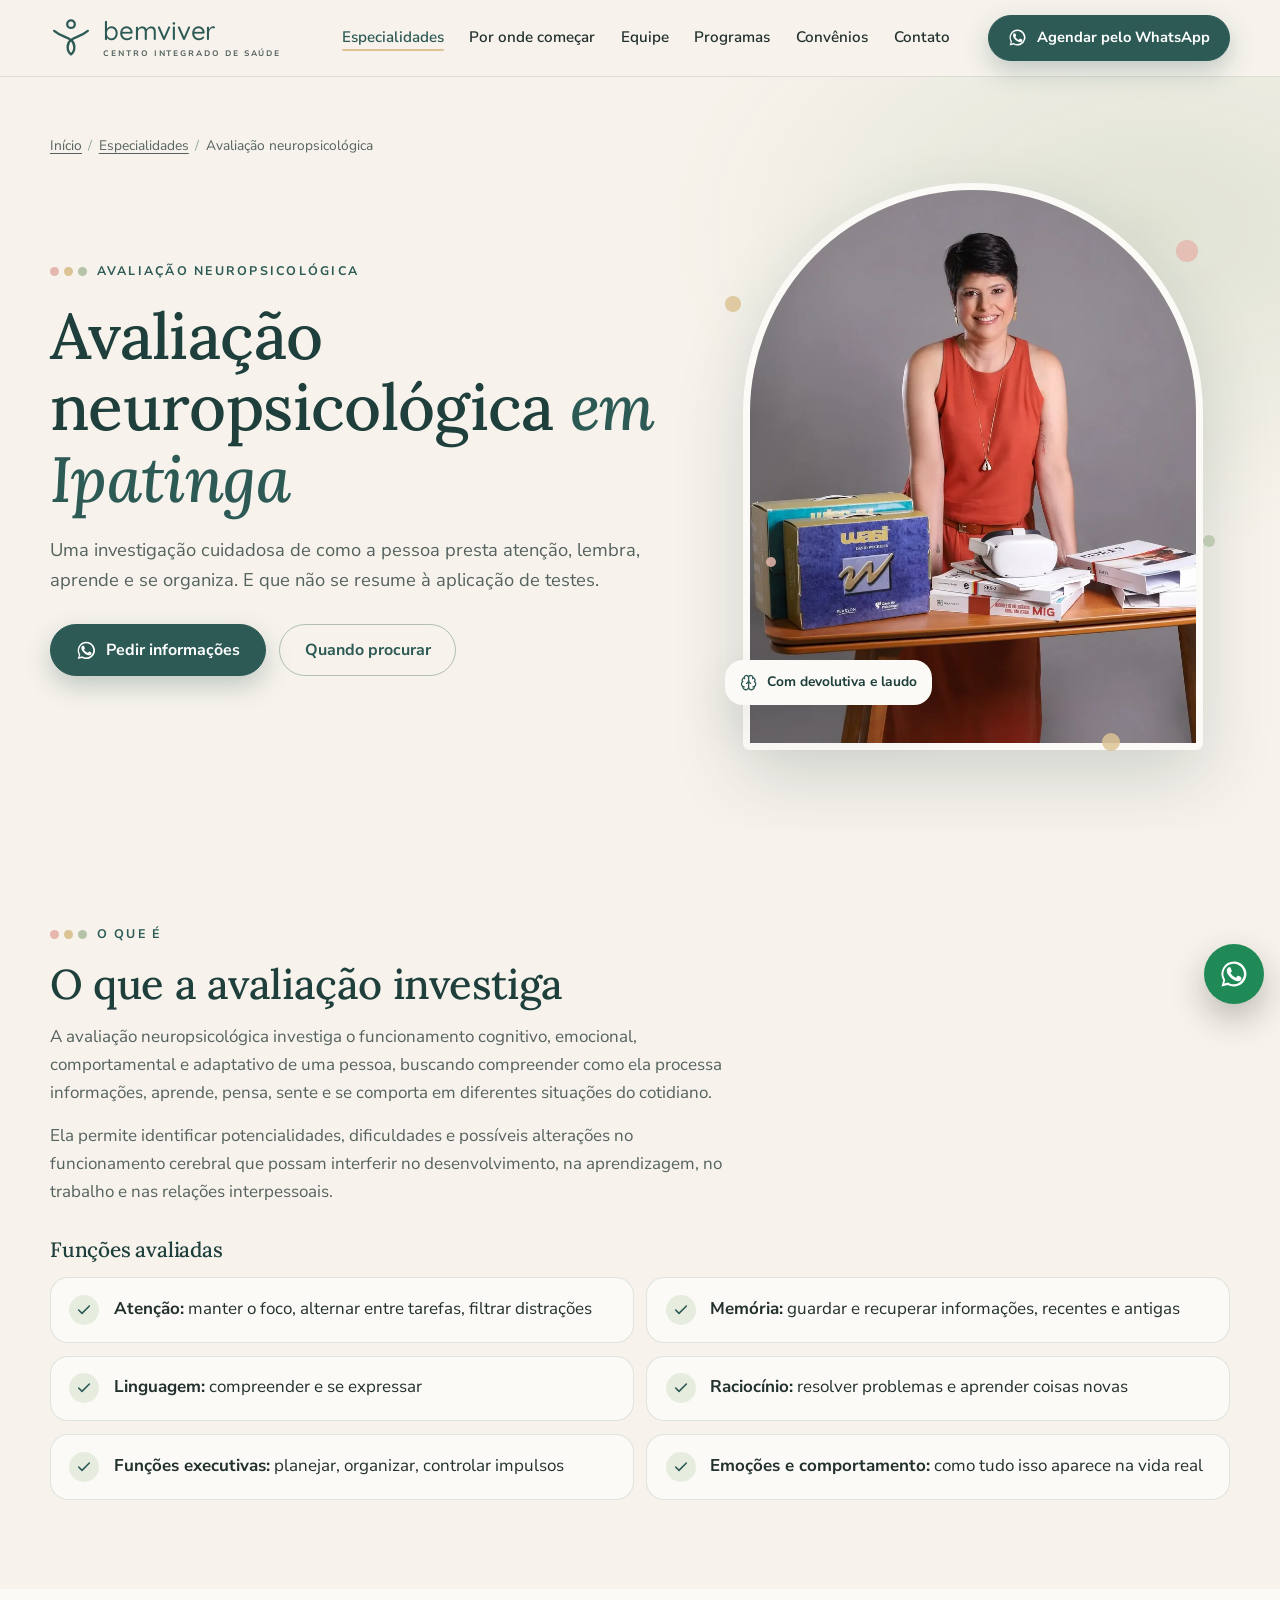
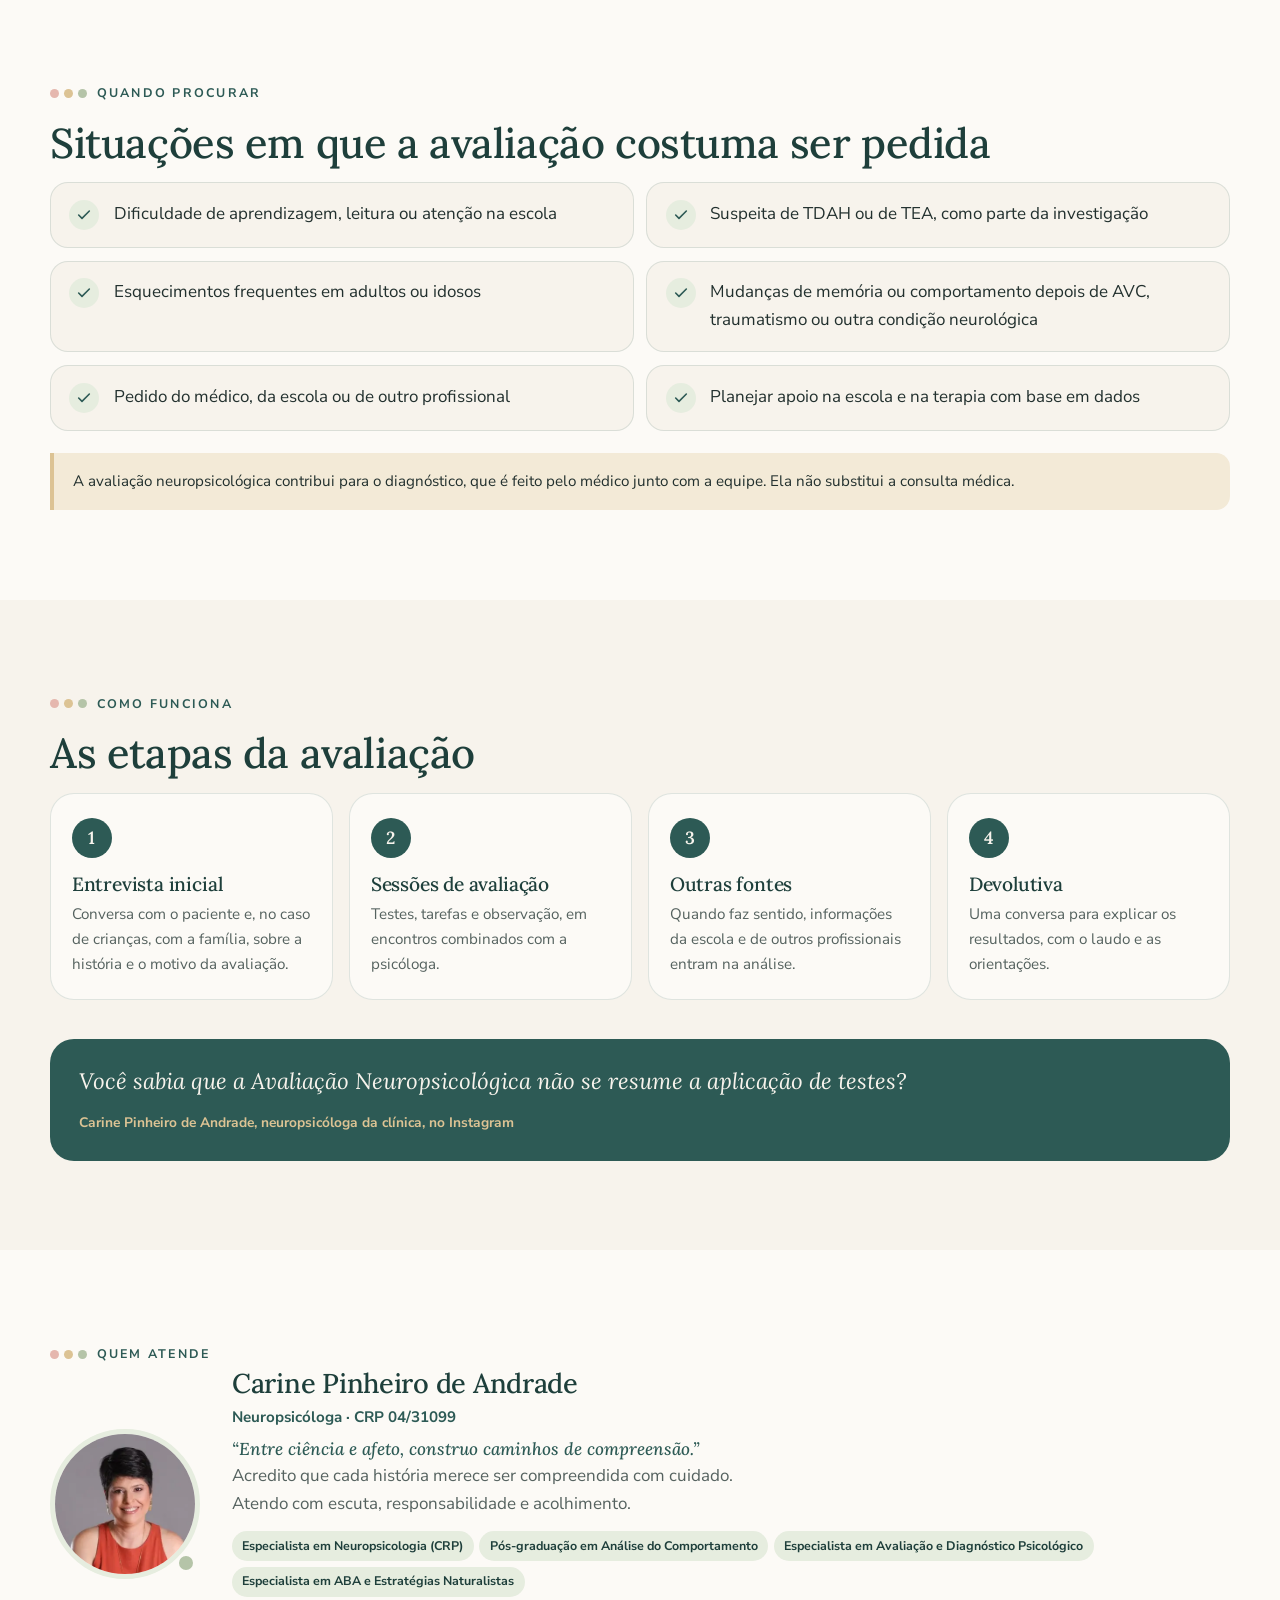
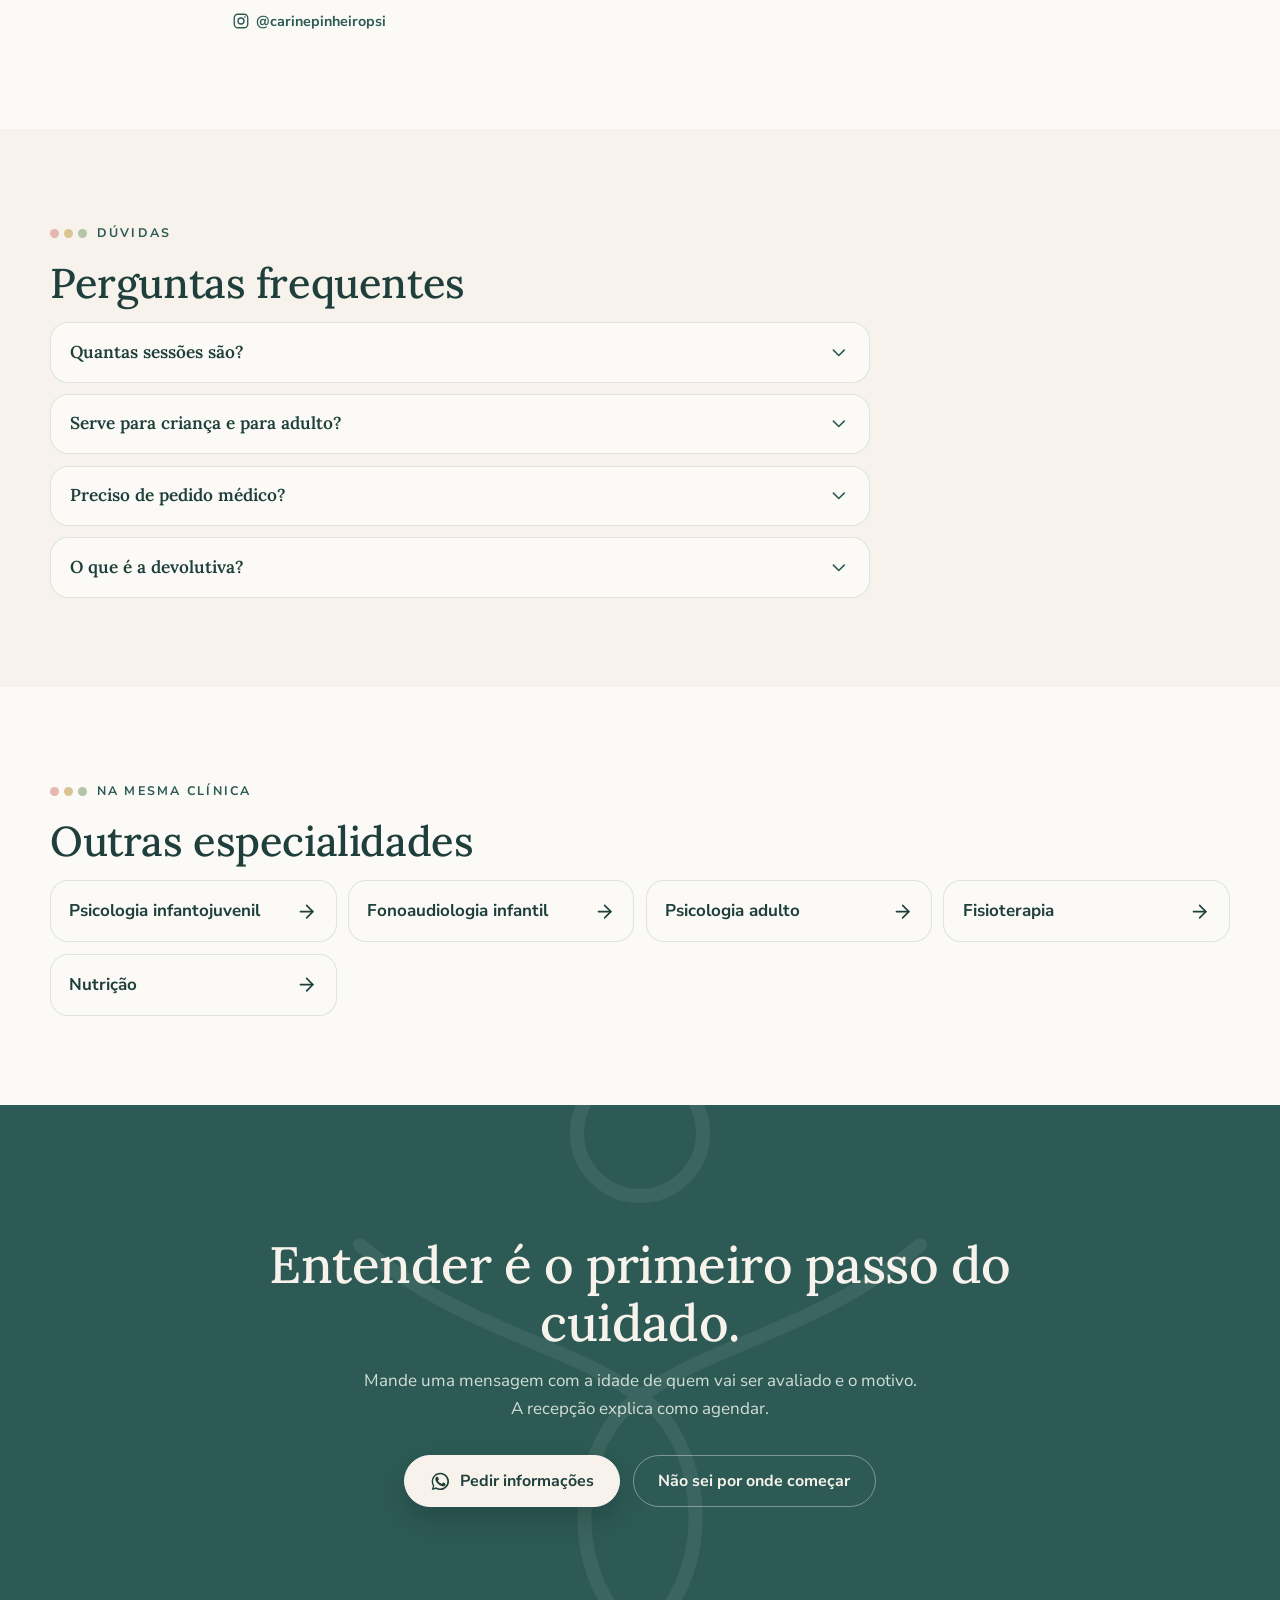
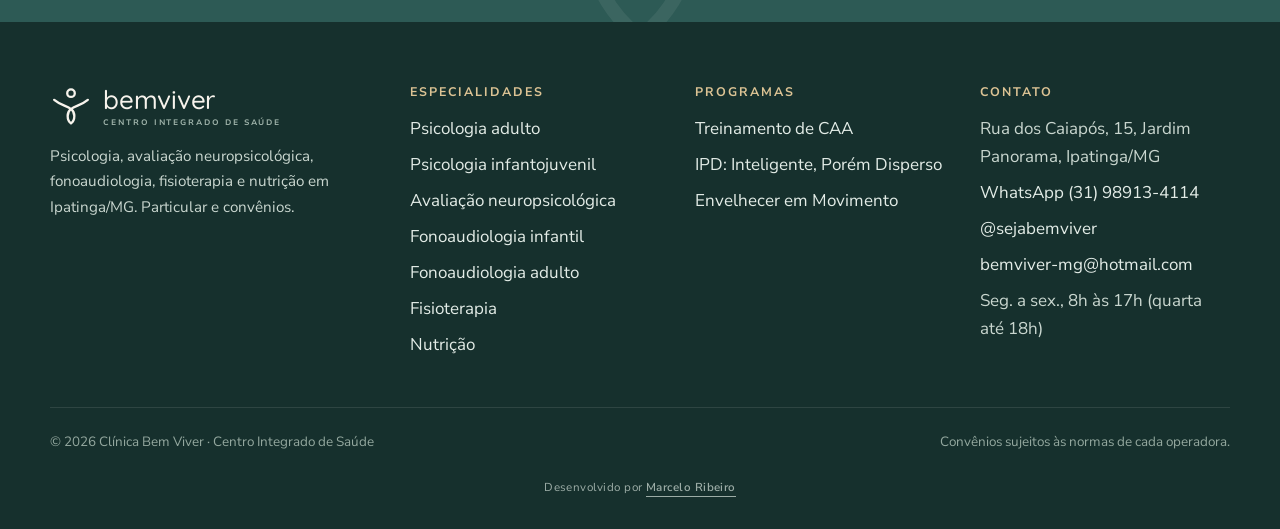
<file: especialidades/avaliacao-neuropsicologica/index.html>
<!doctype html>
<html lang="pt-BR">
<head>
<!-- Google Analytics 4 (04/11/2026): conta os toques no WhatsApp pela medição otimizada -->
<script async src="https://www.googletagmanager.com/gtag/js?id=G-WRZ7HY3TYR"></script>
<script>
  window.dataLayer = window.dataLayer || [];
  function gtag(){dataLayer.push(arguments);}
  gtag('js', new Date());
  gtag('config', 'G-WRZ7HY3TYR');
  // Toque em qualquer link do WhatsApp vira o evento principal contato_whatsapp (04/11/2026)
  document.addEventListener('click', function(e){
    var a = e.target.closest && e.target.closest('a[href*="wa.me/"]');
    if (a) gtag('event', 'contato_whatsapp', { link_url: a.href, pagina: location.pathname });
  });
</script>
<!-- Microsoft Clarity (04/11/2026): gravação das visitas e mapa de calor -->
<script type="text/javascript">
  (function(c,l,a,r,i,t,y){
    c[a]=c[a]||function(){(c[a].q=c[a].q||[]).push(arguments)};
    t=l.createElement(r);t.async=1;t.src="https://www.clarity.ms/tag/"+i;
    y=l.getElementsByTagName(r)[0];y.parentNode.insertBefore(t,y);
  })(window, document, "clarity", "script", "z8gtgcn1j5");
</script>
<meta charset="utf-8">
<meta name="viewport" content="width=device-width, initial-scale=1">
<script>document.documentElement.className += " js";</script>
<title>Avaliação neuropsicológica em Ipatinga | Clínica Bem Viver</title>
<meta name="description" content="Avaliação neuropsicológica no Jardim Panorama, em Ipatinga/MG: atenção, memória, linguagem e aprendizagem. Ajuda na investigação de TDAH, TEA e esquecimentos. Particular e convênios.">
<link rel="canonical" href="https://sejabemviver.com.br/especialidades/avaliacao-neuropsicologica/">
<meta name="theme-color" content="#F7F3EC">
<meta property="og:type" content="website">
<meta property="og:locale" content="pt_BR">
<meta property="og:site_name" content="Clínica Bem Viver">
<meta property="og:title" content="Avaliação neuropsicológica | Clínica Bem Viver, Ipatinga">
<meta property="og:description" content="Uma investigação cuidadosa de como a pessoa pensa, aprende, lembra e presta atenção.">
<meta property="og:url" content="https://sejabemviver.com.br/especialidades/avaliacao-neuropsicologica/">
<meta property="og:image" content="https://sejabemviver.com.br/assets/img/og.jpg">
<meta name="twitter:card" content="summary_large_image">
<link rel="icon" href="../../favicon.svg" type="image/svg+xml">
<link rel="apple-touch-icon" href="../../apple-touch-icon.png">
<link rel="preconnect" href="https://fonts.googleapis.com">
<link rel="preconnect" href="https://fonts.gstatic.com" crossorigin>
<link rel="stylesheet" href="https://fonts.googleapis.com/css2?family=Lora:ital,wght@0,500;0,600;1,500&family=Nunito+Sans:wght@400;600;700;800&family=Quicksand:wght@500&display=swap">
<link rel="stylesheet" href="../../assets/css/site.css">
<script type="application/ld+json">
{"@context":"https://schema.org","@type":"BreadcrumbList","itemListElement":[
{"@type":"ListItem","position":1,"name":"Início","item":"https://sejabemviver.com.br/"},
{"@type":"ListItem","position":2,"name":"Avaliação neuropsicológica","item":"https://sejabemviver.com.br/especialidades/avaliacao-neuropsicologica/"}]}
</script>
</head>
<body>

<svg width="0" height="0" style="position:absolute" aria-hidden="true">
  <symbol id="bv-simbolo" viewBox="0 0 100 100"><circle cx="50" cy="17" r="9"/><path d="M10 33C24 45 40 47 50.5 55C60 62 61 81 50 89C39 81 40 62 49.5 55C60 47 76 45 90 33"/></symbol>
  <symbol id="i-zap" viewBox="0 0 24 24"><path d="M17.5 14.4c-.3-.2-1.7-.9-2-1-.3-.1-.5-.2-.7.1s-.8 1-.9 1.2c-.2.2-.3.2-.6.1-.3-.2-1.2-.5-2.3-1.4-.9-.8-1.4-1.7-1.6-2-.2-.3 0-.5.1-.6.1-.1.3-.3.4-.5.1-.2.2-.3.3-.5 0-.2 0-.4 0-.5 0-.2-.7-1.6-.9-2.2-.2-.5-.5-.5-.7-.5h-.6c-.2 0-.5.1-.8.4-.3.3-1 1-1 2.5s1.1 2.9 1.2 3.1c.1.2 2.1 3.2 5 4.4.7.3 1.2.5 1.7.6.7.2 1.3.2 1.8.1.6-.1 1.7-.7 1.9-1.4.2-.7.2-1.2.2-1.4-.1-.1-.3-.2-.6-.3ZM12 2a10 10 0 0 0-8.6 15.1L2 22l5-1.3A10 10 0 1 0 12 2Zm0 18.2c-1.6 0-3.2-.4-4.5-1.2l-.3-.2-3 .8.8-2.9-.2-.3A8.2 8.2 0 1 1 12 20.2Z"/></symbol>
  <symbol id="i-seta" viewBox="0 0 24 24"><path d="M5 12h14"/><path d="m12 5 7 7-7 7"/></symbol>
  <symbol id="i-check" viewBox="0 0 24 24"><path d="M20 6 9 17l-5-5"/></symbol>
  <symbol id="i-chevron" viewBox="0 0 24 24"><path d="m6 9 6 6 6-6"/></symbol>
  <symbol id="i-menu" viewBox="0 0 24 24"><path d="M4 5h16"/><path d="M4 12h16"/><path d="M4 19h16"/></symbol>
  <symbol id="i-x" viewBox="0 0 24 24"><path d="M18 6 6 18"/><path d="m6 6 12 12"/></symbol>
  <symbol id="i-insta" viewBox="0 0 24 24"><rect x="3" y="3" width="18" height="18" rx="5"/><circle cx="12" cy="12" r="4"/><circle cx="17.2" cy="6.8" r="1.1" fill="currentColor" stroke="none"/></symbol>
  <symbol id="i-cerebro" viewBox="0 0 24 24"><path d="M12 18V5"/><path d="M15 13a4.17 4.17 0 0 1-3-4 4.17 4.17 0 0 1-3 4"/><path d="M17.598 6.5A3 3 0 1 0 12 5a3 3 0 1 0-5.598 1.5"/><path d="M17.997 5.125a4 4 0 0 1 2.526 5.77"/><path d="M18 18a4 4 0 0 0 2-7.464"/><path d="M19.967 17.483A4 4 0 1 1 12 18a4 4 0 1 1-7.967-.517"/><path d="M6 18a4 4 0 0 1-2-7.464"/><path d="M6.003 5.125a4 4 0 0 0-2.526 5.77"/></symbol>
</svg>

<a class="pular" href="#conteudo">Pular para o conteúdo</a>

<header class="topo">
  <div class="wrap topo__linha">
    <a class="marca" href="../../" aria-label="Clínica Bem Viver, página inicial">
      <svg class="marca__simbolo" viewBox="0 0 100 100" aria-hidden="true"><use href="#bv-simbolo"/></svg>
      <span class="marca__texto"><span class="marca__nome">bemviver</span><span class="marca__sub">Centro integrado de saúde</span></span>
    </a>
    <nav class="menu" aria-label="Principal">
      <a href="../../#especialidades" aria-current="page">Especialidades</a>
      <a href="../../#comecar">Por onde começar</a>
      <a href="../../#equipe">Equipe</a>
      <a href="../../#programas">Programas</a>
      <a href="../../#convenios">Convênios</a>
      <a href="../../#contato">Contato</a>
    </nav>
    <a class="btn topo__cta" href="https://wa.me/5531989134114" data-zap="Olá! Vim pelo site da Bem Viver e gostaria de informações sobre a avaliação neuropsicológica." target="_blank" rel="noopener"><svg class="ic zap-ic" aria-hidden="true"><use href="#i-zap"/></svg><span>Agendar<span class="cta-mais"> pelo WhatsApp</span></span></a>
    <button class="menu-btn" type="button" aria-label="Abrir menu" aria-controls="gaveta" aria-expanded="false"><svg class="ic" aria-hidden="true"><use href="#i-menu"/></svg></button>
  </div>
</header>

<div class="gaveta" id="gaveta">
  <nav class="gaveta__painel" aria-label="Menu">
    <button class="menu-btn gaveta__fechar" type="button" aria-label="Fechar menu"><svg class="ic" aria-hidden="true"><use href="#i-x"/></svg></button>
    <a href="../../">Início</a>
    <a href="../../#comecar">Por onde começar</a>
    <a href="../../#equipe">Equipe</a>
    <a href="../../#programas">Programas</a>
    <a href="../../#convenios">Convênios</a>
    <a href="../../#contato">Contato</a>
    <p class="gaveta__grupo">Especialidades</p>
    <a href="../psicologia-adulto/">Psicologia adulto</a>
    <a href="../psicologia-infantil/">Psicologia infantojuvenil</a>
    <a href="../avaliacao-neuropsicologica/" aria-current="page">Avaliação neuropsicológica</a>
    <a href="../fonoaudiologia-infantil/">Fonoaudiologia infantil</a>
    <a href="../fonoaudiologia-adulto/">Fonoaudiologia adulto</a>
    <a href="../fisioterapia/">Fisioterapia</a>
    <a href="../nutricao/">Nutrição</a>
    <p class="gaveta__grupo">Programas</p>
    <a href="../../programas/treinamento-caa/">Treinamento de CAA</a>
    <a href="../../programas/ipd/">IPD: Inteligente, Porém Disperso</a>
    <a href="../../programas/envelhecer-em-movimento/">Envelhecer em Movimento</a>
    <a class="btn" href="https://wa.me/5531989134114" data-zap="Olá! Vim pelo site da Bem Viver e gostaria de informações sobre a avaliação neuropsicológica." target="_blank" rel="noopener"><svg class="ic zap-ic" aria-hidden="true"><use href="#i-zap"/></svg>Agendar pelo WhatsApp</a>
  </nav>
</div>

<main id="conteudo">

<section class="pag-topo" aria-labelledby="titulo">
  <div class="wrap">
    <ol class="trilha"><li><a href="../../">Início</a></li><li><a href="../../#especialidades">Especialidades</a></li><li aria-current="page">Avaliação neuropsicológica</li></ol>
    <div class="pag-topo__grade">
      <div>
        <p class="olho">Avaliação neuropsicológica</p>
        <h1 id="titulo">Avaliação neuropsicológica <em>em Ipatinga</em></h1>
        <p class="pag-topo__lead">Uma investigação cuidadosa de como a pessoa presta atenção, lembra, aprende e se organiza. E que não se resume à aplicação de testes.</p>
        <div class="pag-topo__acoes">
          <a class="btn" href="https://wa.me/5531989134114" data-zap="Olá! Vim pelo site da Bem Viver e gostaria de informações sobre a avaliação neuropsicológica." target="_blank" rel="noopener"><svg class="ic zap-ic" aria-hidden="true"><use href="#i-zap"/></svg>Pedir informações</a>
          <a class="btn btn--vazado" href="#sinais">Quando procurar</a>
        </div>
      </div>
      <figure class="pag-topo__foto tom-mel">
        <!-- 02/11/2026, pedido da Carine: "ao invés dessa foto, uma foto minha com testes" -->
        <div class="moldura"><img src="../../assets/img/topo-neuro.webp" width="880" height="1087" fetchpriority="high" decoding="async" alt="Carine Pinheiro de Andrade, de vestido laranja, atrás de uma mesa com testes e materiais de avaliação"></div>
        <div class="pontos" data-pontos aria-hidden="true">
          <span class="ponto" style="--x:-4%;--y:20%;--t:16px;--c:var(--mel);--d:7s"><i></i></span>
          <span class="ponto" style="--x:94%;--y:10%;--t:22px;--c:var(--rosa);--d:8s"><i></i></span>
          <span class="ponto" style="--x:100%;--y:62%;--t:12px;--c:var(--folha);--d:6s"><i></i></span>
          <span class="ponto" style="--x:78%;--y:97%;--t:18px;--c:var(--mel);--d:9s"><i></i></span>
          <span class="ponto" style="--x:5%;--y:66%;--t:10px;--c:var(--rosa);--d:7.5s"><i></i></span>
        </div>
        <span class="pag-topo__selo"><svg class="ic" aria-hidden="true"><use href="#i-cerebro"/></svg>Com devolutiva e laudo</span>
      </figure>
    </div>
  </div>
</section>

<section class="bloco" aria-labelledby="t-oque">
  <div class="wrap">
    <p class="olho">O que é</p>
    <h2 id="t-oque">O que a avaliação investiga</h2>
    <!-- texto da Carine (02/11/2026), no lugar do nosso -->
    <div class="bloco__intro">
      <p>A avaliação neuropsicológica investiga o funcionamento cognitivo, emocional, comportamental e adaptativo de uma pessoa, buscando compreender como ela processa informações, aprende, pensa, sente e se comporta em diferentes situações do cotidiano.</p>
      <p>Ela permite identificar potencialidades, dificuldades e possíveis alterações no funcionamento cerebral que possam interferir no desenvolvimento, na aprendizagem, no trabalho e nas relações interpessoais.</p>
    </div>
    <h3 class="bloco__sub">Funções avaliadas</h3>
    <ul class="sinais" data-rev-grupo>
      <li data-rev><span class="sinais__ic"><svg class="ic" aria-hidden="true"><use href="#i-check"/></svg></span><span><b>Atenção:</b> manter o foco, alternar entre tarefas, filtrar distrações</span></li>
      <li data-rev><span class="sinais__ic"><svg class="ic" aria-hidden="true"><use href="#i-check"/></svg></span><span><b>Memória:</b> guardar e recuperar informações, recentes e antigas</span></li>
      <li data-rev><span class="sinais__ic"><svg class="ic" aria-hidden="true"><use href="#i-check"/></svg></span><span><b>Linguagem:</b> compreender e se expressar</span></li>
      <li data-rev><span class="sinais__ic"><svg class="ic" aria-hidden="true"><use href="#i-check"/></svg></span><span><b>Raciocínio:</b> resolver problemas e aprender coisas novas</span></li>
      <li data-rev><span class="sinais__ic"><svg class="ic" aria-hidden="true"><use href="#i-check"/></svg></span><span><b>Funções executivas:</b> planejar, organizar, controlar impulsos</span></li>
      <li data-rev><span class="sinais__ic"><svg class="ic" aria-hidden="true"><use href="#i-check"/></svg></span><span><b>Emoções e comportamento:</b> como tudo isso aparece na vida real</span></li>
    </ul>
  </div>
</section>

<section class="bloco bloco--papel" id="sinais" aria-labelledby="t-sinais">
  <div class="wrap">
    <p class="olho">Quando procurar</p>
    <h2 id="t-sinais">Situações em que a avaliação costuma ser pedida</h2>
    <ul class="sinais" data-rev-grupo>
      <li data-rev><span class="sinais__ic"><svg class="ic" aria-hidden="true"><use href="#i-check"/></svg></span>Dificuldade de aprendizagem, leitura ou atenção na escola</li>
      <li data-rev><span class="sinais__ic"><svg class="ic" aria-hidden="true"><use href="#i-check"/></svg></span>Suspeita de TDAH ou de TEA, como parte da investigação</li>
      <li data-rev><span class="sinais__ic"><svg class="ic" aria-hidden="true"><use href="#i-check"/></svg></span>Esquecimentos frequentes em adultos ou idosos</li>
      <li data-rev><span class="sinais__ic"><svg class="ic" aria-hidden="true"><use href="#i-check"/></svg></span>Mudanças de memória ou comportamento depois de AVC, traumatismo ou outra condição neurológica</li>
      <li data-rev><span class="sinais__ic"><svg class="ic" aria-hidden="true"><use href="#i-check"/></svg></span>Pedido do médico, da escola ou de outro profissional</li>
      <li data-rev><span class="sinais__ic"><svg class="ic" aria-hidden="true"><use href="#i-check"/></svg></span>Planejar apoio na escola e na terapia com base em dados</li>
    </ul>
    <p class="nota-cuidado">A avaliação neuropsicológica contribui para o diagnóstico, que é feito pelo médico junto com a equipe. Ela não substitui a consulta médica.</p>
  </div>
</section>

<section class="bloco" aria-labelledby="t-como">
  <div class="wrap">
    <p class="olho">Como funciona</p>
    <h2 id="t-como">As etapas da avaliação</h2>
    <ol class="passos" style="--n:4" data-rev-grupo>
      <li data-rev><h3>Entrevista inicial</h3><p>Conversa com o paciente e, no caso de crianças, com a família, sobre a história e o motivo da avaliação.</p></li>
      <li data-rev><h3>Sessões de avaliação</h3><p>Testes, tarefas e observação, em encontros combinados com a psicóloga.</p></li>
      <li data-rev><h3>Outras fontes</h3><p>Quando faz sentido, informações da escola e de outros profissionais entram na análise.</p></li>
      <li data-rev><h3>Devolutiva</h3><p>Uma conversa para explicar os resultados, com o laudo e as orientações.</p></li>
    </ol>
    <figure class="citacao" data-rev>
      <blockquote>Você sabia que a Avaliação Neuropsicológica não se resume a aplicação de testes?</blockquote>
      <figcaption>Carine Pinheiro de Andrade, neuropsicóloga da clínica, no Instagram</figcaption>
    </figure>
  </div>
</section>

<section class="bloco bloco--papel" aria-labelledby="t-quem">
  <div class="wrap">
    <p class="olho">Quem atende</p>
    <h2 id="t-quem" class="sr">Quem atende</h2>
    <div class="quem-atende tom-folha" data-rev>
      <div class="pessoa__foto"><img src="../../assets/img/eq-carine.webp" width="210" height="210" loading="lazy" decoding="async" alt="Carine Pinheiro de Andrade"></div>
      <div>
        <h3 style="font-size:1.7rem">Carine Pinheiro de Andrade</h3>
        <p class="pessoa__papel" style="margin:.4rem 0 .6rem">Neuropsicóloga · CRP 04/31099</p>
        <p class="pessoa__frase">“Entre ciência e afeto, construo caminhos de compreensão.”</p>
        <p style="color:var(--tinta-suave);max-width:560px">Acredito que cada história merece ser compreendida com cuidado. Atendo com escuta, responsabilidade e acolhimento.</p>
        <ul class="etiquetas" style="margin-top:.8rem"><li>Especialista em Neuropsicologia (CRP)</li><li>Pós-graduação em Análise do Comportamento</li><li>Especialista em Avaliação e Diagnóstico Psicológico</li><li>Especialista em ABA e Estratégias Naturalistas</li></ul>
        <a class="pessoa__insta" href="https://www.instagram.com/carinepinheiropsi/" target="_blank" rel="noopener" style="margin-top:.8rem"><svg class="ic" aria-hidden="true"><use href="#i-insta"/></svg>@carinepinheiropsi</a>
      </div>
    </div>
  </div>
</section>

<section class="bloco" aria-labelledby="t-faq">
  <div class="wrap">
    <p class="olho">Dúvidas</p>
    <h2 id="t-faq">Perguntas frequentes</h2>
    <div class="faq">
      <details><summary>Quantas sessões são?<svg class="ic" aria-hidden="true"><use href="#i-chevron"/></svg></summary><p>Depende da idade e da pergunta que a avaliação precisa responder. O número de encontros é combinado depois da entrevista inicial.</p></details>
      <details><summary>Serve para criança e para adulto?<svg class="ic" aria-hidden="true"><use href="#i-chevron"/></svg></summary><p>A avaliação pode ser feita em crianças, adolescentes, adultos e idosos. Na mensagem, conte a idade de quem vai ser avaliado.</p></details>
      <details><summary>Preciso de pedido médico?<svg class="ic" aria-hidden="true"><use href="#i-chevron"/></svg></summary><p>No particular, não é obrigatório. Pelo convênio, a cobertura e a exigência de pedido variam de plano para plano: a recepção confirma antes de agendar.</p></details>
      <details><summary>O que é a devolutiva?<svg class="ic" aria-hidden="true"><use href="#i-chevron"/></svg></summary><p>É o encontro em que a psicóloga explica o que a avaliação mostrou, entrega o laudo e orienta os próximos passos.</p></details>
    </div>
  </div>
</section>

<section class="bloco bloco--papel" aria-labelledby="t-outras">
  <div class="wrap">
    <p class="olho">Na mesma clínica</p>
    <h2 id="t-outras">Outras especialidades</h2>
    <nav class="outras" aria-label="Outras especialidades">
      <a href="../psicologia-infantil/">Psicologia infantojuvenil <svg class="ic" aria-hidden="true"><use href="#i-seta"/></svg></a>
      <a href="../fonoaudiologia-infantil/">Fonoaudiologia infantil <svg class="ic" aria-hidden="true"><use href="#i-seta"/></svg></a>
      <a href="../psicologia-adulto/">Psicologia adulto <svg class="ic" aria-hidden="true"><use href="#i-seta"/></svg></a>
      <a href="../fisioterapia/">Fisioterapia <svg class="ic" aria-hidden="true"><use href="#i-seta"/></svg></a>
      <a href="../nutricao/">Nutrição <svg class="ic" aria-hidden="true"><use href="#i-seta"/></svg></a>
    </nav>
  </div>
</section>

<section class="secao chamada" aria-labelledby="t-final">
  <svg class="chamada__simbolo" viewBox="0 0 100 100" aria-hidden="true"><use href="#bv-simbolo"/></svg>
  <div class="wrap" data-rev>
    <h2 id="t-final">Entender é o primeiro passo do cuidado.</h2>
    <p>Mande uma mensagem com a idade de quem vai ser avaliado e o motivo. A recepção explica como agendar.</p>
    <div class="acoes">
      <a class="btn btn--claro" href="https://wa.me/5531989134114" data-zap="Olá! Vim pelo site da Bem Viver e gostaria de informações sobre a avaliação neuropsicológica." target="_blank" rel="noopener"><svg class="ic zap-ic" aria-hidden="true"><use href="#i-zap"/></svg>Pedir informações</a>
      <a class="btn btn--linha-clara" href="../../#comecar">Não sei por onde começar</a>
    </div>
  </div>
</section>

</main>

<footer class="rodape">
  <div class="wrap">
    <div class="rodape__grade">
      <div>
        <a class="marca" href="../../" aria-label="Clínica Bem Viver, página inicial">
          <svg class="marca__simbolo" viewBox="0 0 100 100" aria-hidden="true"><use href="#bv-simbolo"/></svg>
          <span class="marca__texto"><span class="marca__nome">bemviver</span><span class="marca__sub">Centro integrado de saúde</span></span>
        </a>
        <p>Psicologia, avaliação neuropsicológica, fonoaudiologia, fisioterapia e nutrição em Ipatinga/MG. Particular e convênios.</p>
      </div>
      <div>
        <h2>Especialidades</h2>
        <ul>
          <li><a href="../psicologia-adulto/">Psicologia adulto</a></li>
          <li><a href="../psicologia-infantil/">Psicologia infantojuvenil</a></li>
          <li><a href="../avaliacao-neuropsicologica/">Avaliação neuropsicológica</a></li>
          <li><a href="../fonoaudiologia-infantil/">Fonoaudiologia infantil</a></li>
          <li><a href="../fonoaudiologia-adulto/">Fonoaudiologia adulto</a></li>
          <li><a href="../fisioterapia/">Fisioterapia</a></li>
          <li><a href="../nutricao/">Nutrição</a></li>
        </ul>
      </div>
      <div>
        <h2>Programas</h2>
        <ul>
          <li><a href="../../programas/treinamento-caa/">Treinamento de CAA</a></li>
          <li><a href="../../programas/ipd/">IPD: Inteligente, Porém Disperso</a></li>
          <li><a href="../../programas/envelhecer-em-movimento/">Envelhecer em Movimento</a></li>
        </ul>
      </div>
      <div>
        <h2>Contato</h2>
        <ul>
          <li>Rua dos Caiapós, 15, Jardim Panorama, Ipatinga/MG</li>
          <li><a href="https://wa.me/5531989134114" target="_blank" rel="noopener">WhatsApp (31) 98913-4114</a></li>
          <li><a href="https://www.instagram.com/sejabemviver/" target="_blank" rel="noopener">@sejabemviver</a></li>
          <li><a href="mailto:bemviver-mg@hotmail.com">bemviver-mg@hotmail.com</a></li>
          <li>Seg. a sex., 8h às 17h (quarta até 18h)</li>
        </ul>
      </div>
    </div>
    <div class="rodape__base">
      <span>© 2026 Clínica Bem Viver · Centro Integrado de Saúde</span>
      <span>Convênios sujeitos às normas de cada operadora.</span>
    </div>
    <p class="assinatura">Desenvolvido por <a href="https://marcel0gs.github.io/marcelo-ribeiro-digital/" target="_blank" rel="noopener">Marcelo Ribeiro</a></p>
  </div>
</footer>

<a class="zap" href="https://wa.me/5531989134114" data-zap="Olá! Vim pelo site da Bem Viver e gostaria de informações sobre a avaliação neuropsicológica." target="_blank" rel="noopener" aria-label="Pedir informações pelo WhatsApp"><svg class="zap-ic" viewBox="0 0 24 24" aria-hidden="true"><use href="#i-zap"/></svg></a>

<script src="../../assets/js/site.js" defer></script>
</body>
</html>
</file>
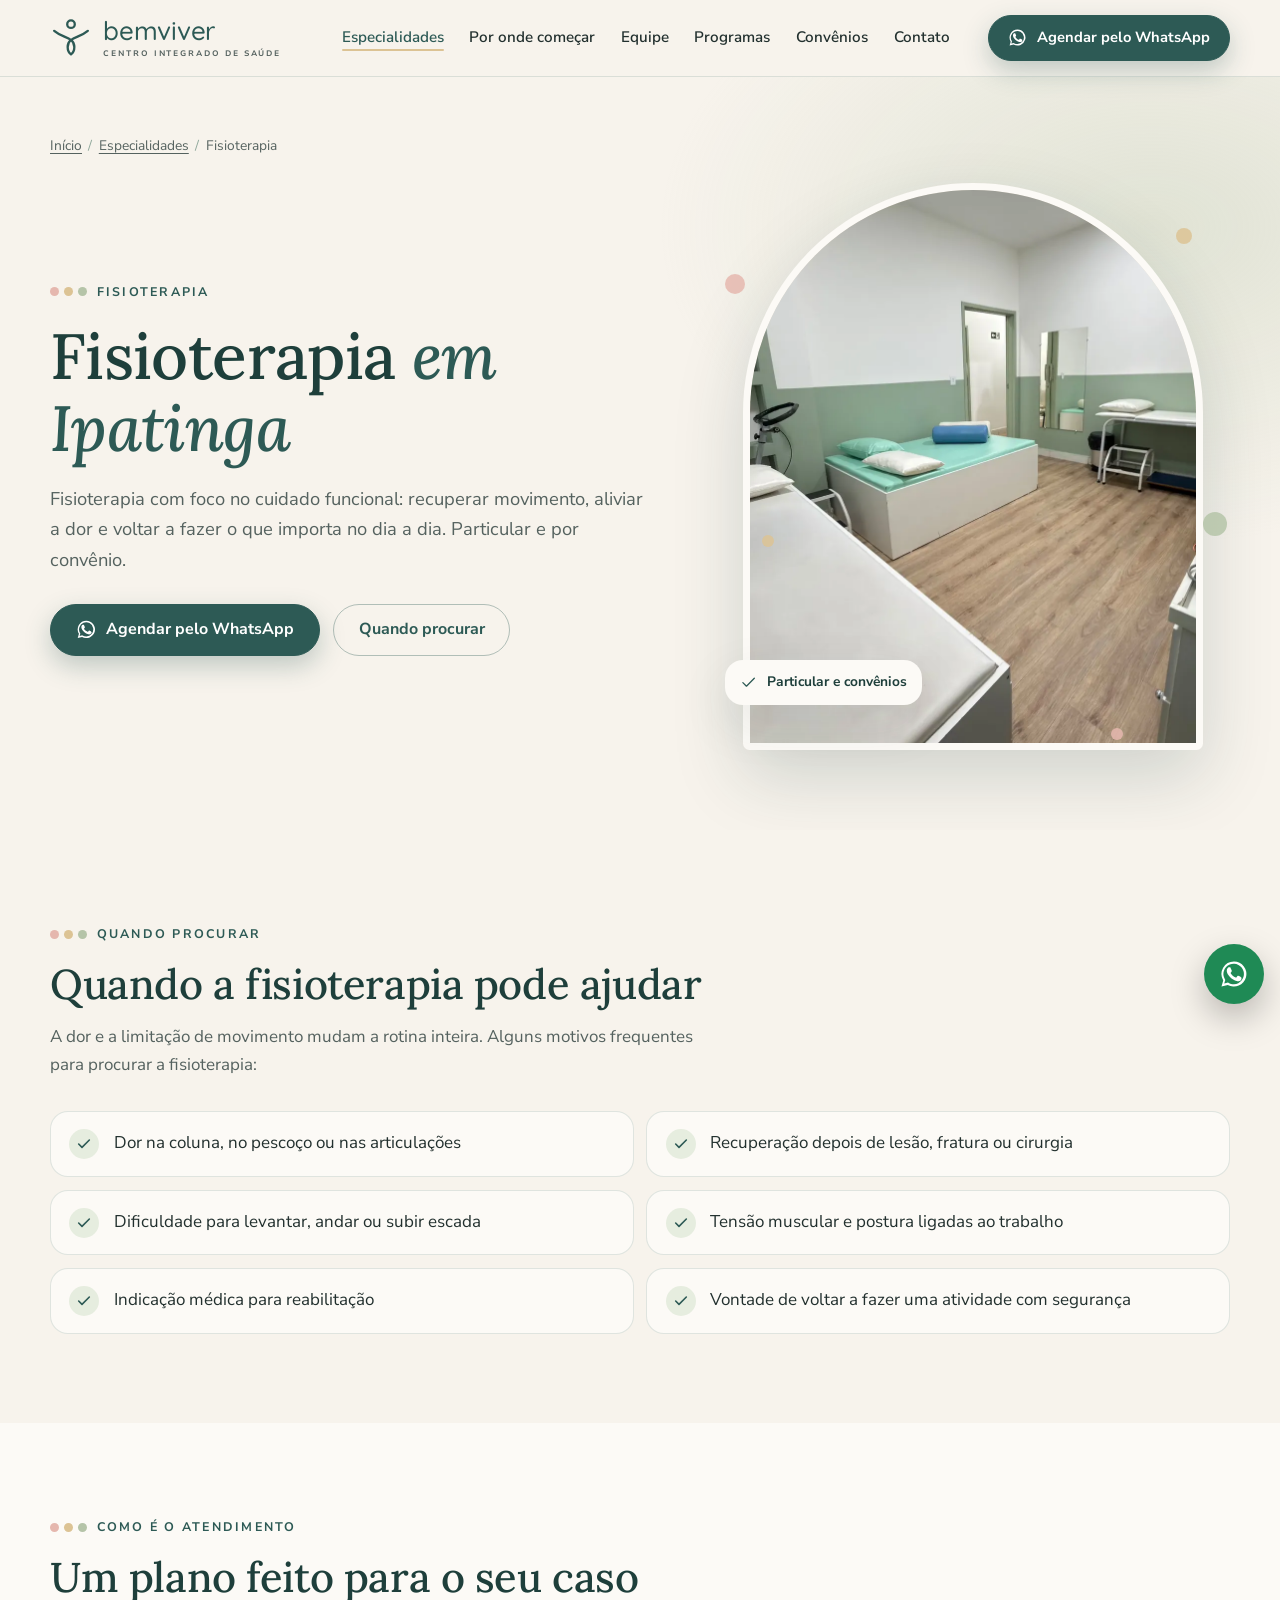
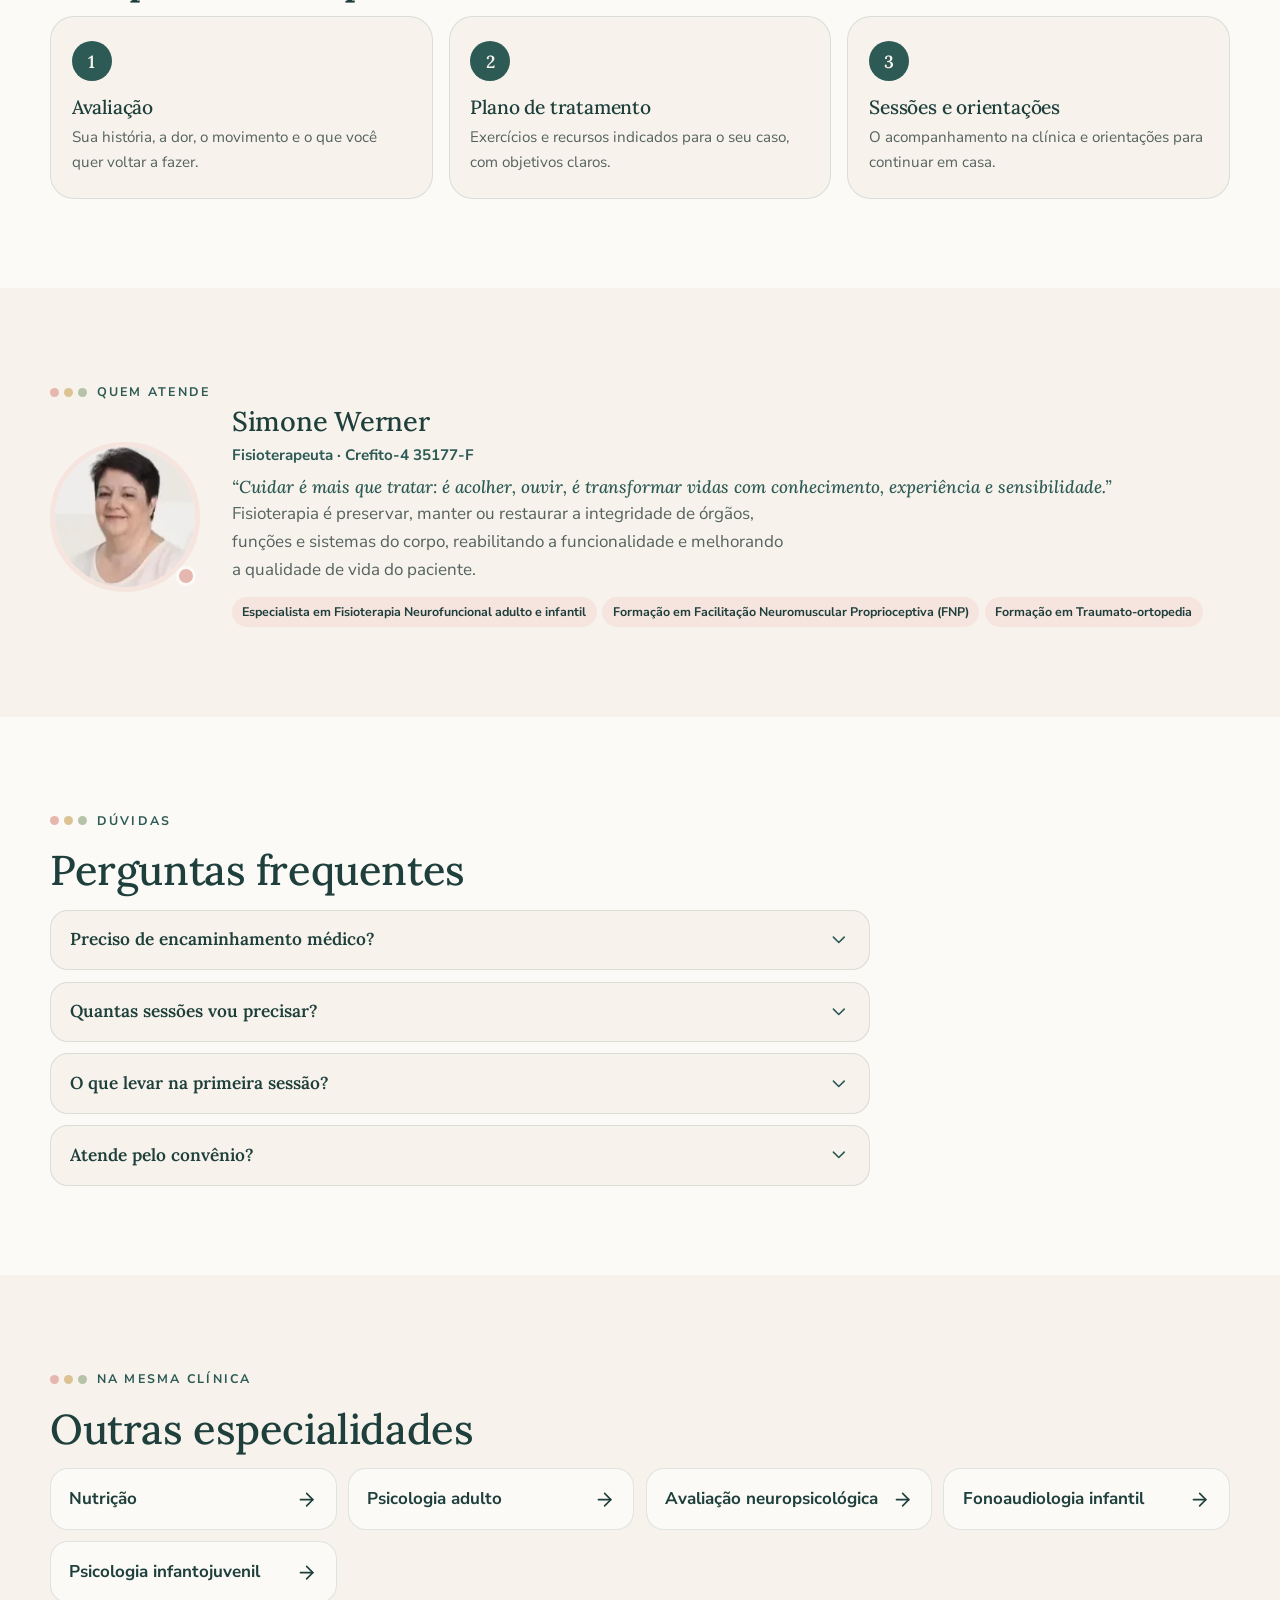
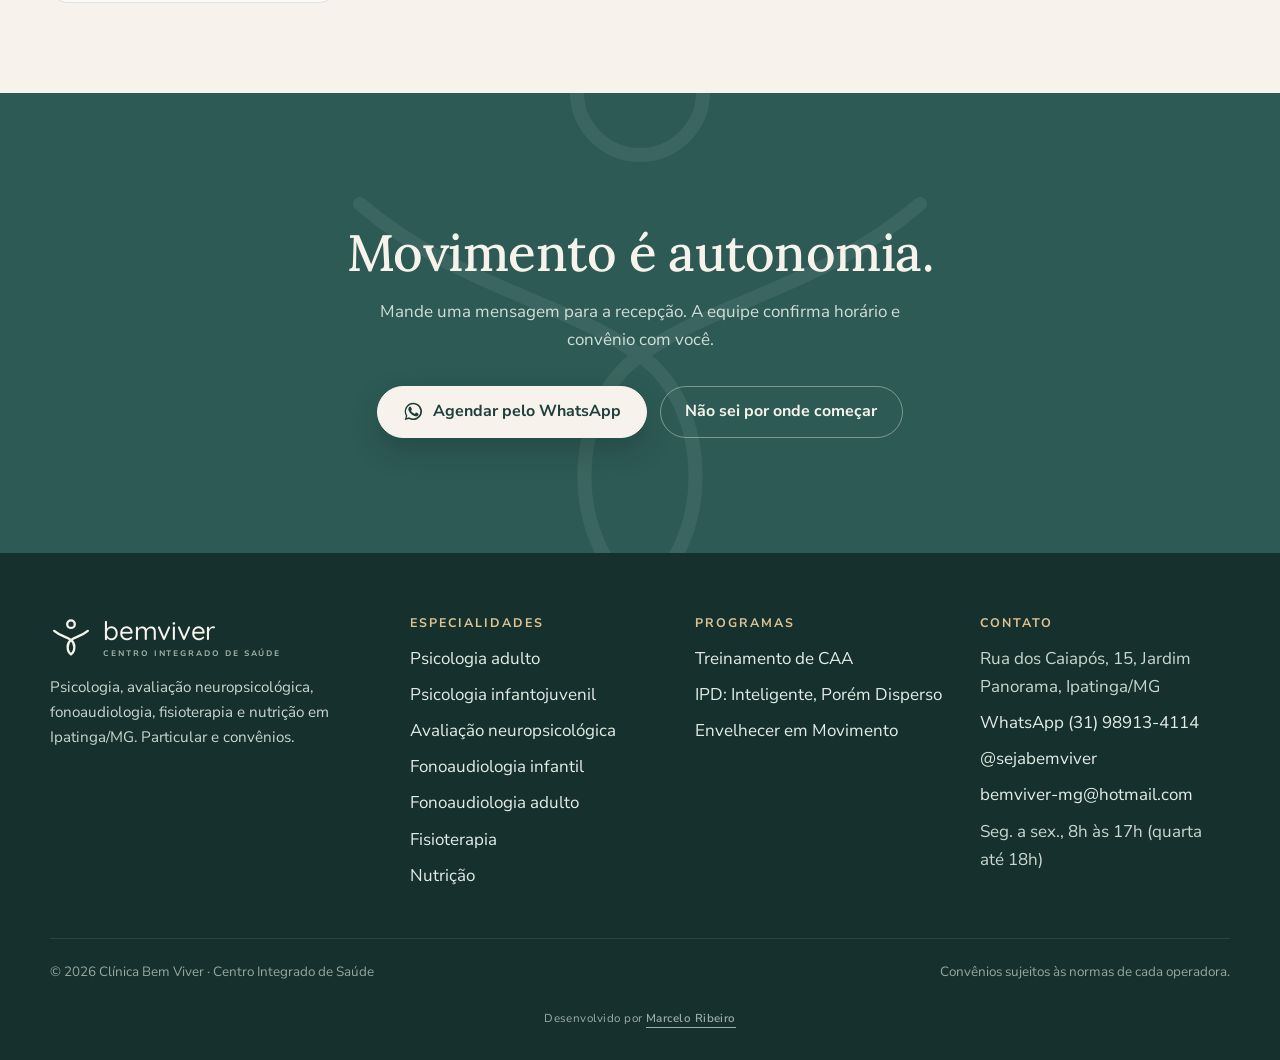
<file: especialidades/fisioterapia/index.html>
<!doctype html>
<html lang="pt-BR">
<head>
<!-- Google Analytics 4 (04/11/2026): conta os toques no WhatsApp pela medição otimizada -->
<script async src="https://www.googletagmanager.com/gtag/js?id=G-WRZ7HY3TYR"></script>
<script>
  window.dataLayer = window.dataLayer || [];
  function gtag(){dataLayer.push(arguments);}
  gtag('js', new Date());
  gtag('config', 'G-WRZ7HY3TYR');
  // Toque em qualquer link do WhatsApp vira o evento principal contato_whatsapp (04/11/2026)
  document.addEventListener('click', function(e){
    var a = e.target.closest && e.target.closest('a[href*="wa.me/"]');
    if (a) gtag('event', 'contato_whatsapp', { link_url: a.href, pagina: location.pathname });
  });
</script>
<!-- Microsoft Clarity (04/11/2026): gravação das visitas e mapa de calor -->
<script type="text/javascript">
  (function(c,l,a,r,i,t,y){
    c[a]=c[a]||function(){(c[a].q=c[a].q||[]).push(arguments)};
    t=l.createElement(r);t.async=1;t.src="https://www.clarity.ms/tag/"+i;
    y=l.getElementsByTagName(r)[0];y.parentNode.insertBefore(t,y);
  })(window, document, "clarity", "script", "z8gtgcn1j5");
</script>
<meta charset="utf-8">
<meta name="viewport" content="width=device-width, initial-scale=1">
<script>document.documentElement.className += " js";</script>
<title>Fisioterapia em Ipatinga | Clínica Bem Viver</title>
<meta name="description" content="Fisioterapia com foco no cuidado funcional no Jardim Panorama, em Ipatinga/MG: dor na coluna, recuperação de lesão ou cirurgia e movimentos do dia a dia. Particular e convênios.">
<link rel="canonical" href="https://sejabemviver.com.br/especialidades/fisioterapia/">
<meta name="theme-color" content="#F7F3EC">
<meta property="og:type" content="website">
<meta property="og:locale" content="pt_BR">
<meta property="og:site_name" content="Clínica Bem Viver">
<meta property="og:title" content="Fisioterapia | Clínica Bem Viver, Ipatinga">
<meta property="og:description" content="Movimento, alívio da dor e autonomia no dia a dia. Particular e convênios.">
<meta property="og:url" content="https://sejabemviver.com.br/especialidades/fisioterapia/">
<meta property="og:image" content="https://sejabemviver.com.br/assets/img/og.jpg">
<meta name="twitter:card" content="summary_large_image">
<link rel="icon" href="../../favicon.svg" type="image/svg+xml">
<link rel="apple-touch-icon" href="../../apple-touch-icon.png">
<link rel="preconnect" href="https://fonts.googleapis.com">
<link rel="preconnect" href="https://fonts.gstatic.com" crossorigin>
<link rel="stylesheet" href="https://fonts.googleapis.com/css2?family=Lora:ital,wght@0,500;0,600;1,500&family=Nunito+Sans:wght@400;600;700;800&family=Quicksand:wght@500&display=swap">
<link rel="stylesheet" href="../../assets/css/site.css">
<script type="application/ld+json">
{"@context":"https://schema.org","@type":"BreadcrumbList","itemListElement":[
{"@type":"ListItem","position":1,"name":"Início","item":"https://sejabemviver.com.br/"},
{"@type":"ListItem","position":2,"name":"Fisioterapia","item":"https://sejabemviver.com.br/especialidades/fisioterapia/"}]}
</script>
</head>
<body>

<svg width="0" height="0" style="position:absolute" aria-hidden="true">
  <symbol id="bv-simbolo" viewBox="0 0 100 100"><circle cx="50" cy="17" r="9"/><path d="M10 33C24 45 40 47 50.5 55C60 62 61 81 50 89C39 81 40 62 49.5 55C60 47 76 45 90 33"/></symbol>
  <symbol id="i-zap" viewBox="0 0 24 24"><path d="M17.5 14.4c-.3-.2-1.7-.9-2-1-.3-.1-.5-.2-.7.1s-.8 1-.9 1.2c-.2.2-.3.2-.6.1-.3-.2-1.2-.5-2.3-1.4-.9-.8-1.4-1.7-1.6-2-.2-.3 0-.5.1-.6.1-.1.3-.3.4-.5.1-.2.2-.3.3-.5 0-.2 0-.4 0-.5 0-.2-.7-1.6-.9-2.2-.2-.5-.5-.5-.7-.5h-.6c-.2 0-.5.1-.8.4-.3.3-1 1-1 2.5s1.1 2.9 1.2 3.1c.1.2 2.1 3.2 5 4.4.7.3 1.2.5 1.7.6.7.2 1.3.2 1.8.1.6-.1 1.7-.7 1.9-1.4.2-.7.2-1.2.2-1.4-.1-.1-.3-.2-.6-.3ZM12 2a10 10 0 0 0-8.6 15.1L2 22l5-1.3A10 10 0 1 0 12 2Zm0 18.2c-1.6 0-3.2-.4-4.5-1.2l-.3-.2-3 .8.8-2.9-.2-.3A8.2 8.2 0 1 1 12 20.2Z"/></symbol>
  <symbol id="i-seta" viewBox="0 0 24 24"><path d="M5 12h14"/><path d="m12 5 7 7-7 7"/></symbol>
  <symbol id="i-check" viewBox="0 0 24 24"><path d="M20 6 9 17l-5-5"/></symbol>
  <symbol id="i-chevron" viewBox="0 0 24 24"><path d="m6 9 6 6 6-6"/></symbol>
  <symbol id="i-menu" viewBox="0 0 24 24"><path d="M4 5h16"/><path d="M4 12h16"/><path d="M4 19h16"/></symbol>
  <symbol id="i-x" viewBox="0 0 24 24"><path d="M18 6 6 18"/><path d="m6 6 12 12"/></symbol>
</svg>

<a class="pular" href="#conteudo">Pular para o conteúdo</a>

<header class="topo">
  <div class="wrap topo__linha">
    <a class="marca" href="../../" aria-label="Clínica Bem Viver, página inicial">
      <svg class="marca__simbolo" viewBox="0 0 100 100" aria-hidden="true"><use href="#bv-simbolo"/></svg>
      <span class="marca__texto"><span class="marca__nome">bemviver</span><span class="marca__sub">Centro integrado de saúde</span></span>
    </a>
    <nav class="menu" aria-label="Principal">
      <a href="../../#especialidades" aria-current="page">Especialidades</a>
      <a href="../../#comecar">Por onde começar</a>
      <a href="../../#equipe">Equipe</a>
      <a href="../../#programas">Programas</a>
      <a href="../../#convenios">Convênios</a>
      <a href="../../#contato">Contato</a>
    </nav>
    <a class="btn topo__cta" href="https://wa.me/5531989134114" data-zap="Olá! Vim pelo site da Bem Viver e gostaria de agendar fisioterapia." target="_blank" rel="noopener"><svg class="ic zap-ic" aria-hidden="true"><use href="#i-zap"/></svg><span>Agendar<span class="cta-mais"> pelo WhatsApp</span></span></a>
    <button class="menu-btn" type="button" aria-label="Abrir menu" aria-controls="gaveta" aria-expanded="false"><svg class="ic" aria-hidden="true"><use href="#i-menu"/></svg></button>
  </div>
</header>

<div class="gaveta" id="gaveta">
  <nav class="gaveta__painel" aria-label="Menu">
    <button class="menu-btn gaveta__fechar" type="button" aria-label="Fechar menu"><svg class="ic" aria-hidden="true"><use href="#i-x"/></svg></button>
    <a href="../../">Início</a>
    <a href="../../#comecar">Por onde começar</a>
    <a href="../../#equipe">Equipe</a>
    <a href="../../#programas">Programas</a>
    <a href="../../#convenios">Convênios</a>
    <a href="../../#contato">Contato</a>
    <p class="gaveta__grupo">Especialidades</p>
    <a href="../psicologia-adulto/">Psicologia adulto</a>
    <a href="../psicologia-infantil/">Psicologia infantojuvenil</a>
    <a href="../avaliacao-neuropsicologica/">Avaliação neuropsicológica</a>
    <a href="../fonoaudiologia-infantil/">Fonoaudiologia infantil</a>
    <a href="../fonoaudiologia-adulto/">Fonoaudiologia adulto</a>
    <a href="../fisioterapia/" aria-current="page">Fisioterapia</a>
    <a href="../nutricao/">Nutrição</a>
    <p class="gaveta__grupo">Programas</p>
    <a href="../../programas/treinamento-caa/">Treinamento de CAA</a>
    <a href="../../programas/ipd/">IPD: Inteligente, Porém Disperso</a>
    <a href="../../programas/envelhecer-em-movimento/">Envelhecer em Movimento</a>
    <a class="btn" href="https://wa.me/5531989134114" data-zap="Olá! Vim pelo site da Bem Viver e gostaria de agendar fisioterapia." target="_blank" rel="noopener"><svg class="ic zap-ic" aria-hidden="true"><use href="#i-zap"/></svg>Agendar pelo WhatsApp</a>
  </nav>
</div>

<main id="conteudo">

<section class="pag-topo" aria-labelledby="titulo">
  <div class="wrap">
    <ol class="trilha"><li><a href="../../">Início</a></li><li><a href="../../#especialidades">Especialidades</a></li><li aria-current="page">Fisioterapia</li></ol>
    <div class="pag-topo__grade">
      <div>
        <p class="olho">Fisioterapia</p>
        <h1 id="titulo">Fisioterapia <em>em Ipatinga</em></h1>
        <p class="pag-topo__lead">Fisioterapia com foco no cuidado funcional: recuperar movimento, aliviar a dor e voltar a fazer o que importa no dia a dia. Particular e por convênio.</p>
        <div class="pag-topo__acoes">
          <a class="btn" href="https://wa.me/5531989134114" data-zap="Olá! Vim pelo site da Bem Viver e gostaria de agendar fisioterapia." target="_blank" rel="noopener"><svg class="ic zap-ic" aria-hidden="true"><use href="#i-zap"/></svg>Agendar pelo WhatsApp</a>
          <a class="btn btn--vazado" href="#sinais">Quando procurar</a>
        </div>
      </div>
      <figure class="pag-topo__foto tom-rosa">
        <div class="moldura"><img src="../../assets/img/topo-fisio.webp" width="900" height="1110" fetchpriority="high" decoding="async" alt="Sala de fisioterapia da clínica, com parede verde, maca e espelho"></div>
        <div class="pontos" data-pontos aria-hidden="true">
          <span class="ponto" style="--x:-4%;--y:16%;--t:20px;--c:var(--rosa);--d:7s"><i></i></span>
          <span class="ponto" style="--x:94%;--y:8%;--t:16px;--c:var(--mel);--d:8s"><i></i></span>
          <span class="ponto" style="--x:100%;--y:58%;--t:24px;--c:var(--folha);--d:6s"><i></i></span>
          <span class="ponto" style="--x:80%;--y:96%;--t:12px;--c:var(--rosa);--d:9s"><i></i></span>
          <span class="ponto" style="--x:4%;--y:62%;--t:12px;--c:var(--mel);--d:7.5s"><i></i></span>
        </div>
        <span class="pag-topo__selo"><svg class="ic" aria-hidden="true"><use href="#i-check"/></svg>Particular e convênios</span>
      </figure>
    </div>
  </div>
</section>

<section class="bloco" id="sinais" aria-labelledby="t-sinais">
  <div class="wrap">
    <p class="olho">Quando procurar</p>
    <h2 id="t-sinais">Quando a fisioterapia pode ajudar</h2>
    <p class="bloco__intro">A dor e a limitação de movimento mudam a rotina inteira. Alguns motivos frequentes para procurar a fisioterapia:</p>
    <ul class="sinais" data-rev-grupo>
      <li data-rev><span class="sinais__ic"><svg class="ic" aria-hidden="true"><use href="#i-check"/></svg></span>Dor na coluna, no pescoço ou nas articulações</li>
      <li data-rev><span class="sinais__ic"><svg class="ic" aria-hidden="true"><use href="#i-check"/></svg></span>Recuperação depois de lesão, fratura ou cirurgia</li>
      <li data-rev><span class="sinais__ic"><svg class="ic" aria-hidden="true"><use href="#i-check"/></svg></span>Dificuldade para levantar, andar ou subir escada</li>
      <li data-rev><span class="sinais__ic"><svg class="ic" aria-hidden="true"><use href="#i-check"/></svg></span>Tensão muscular e postura ligadas ao trabalho</li>
      <li data-rev><span class="sinais__ic"><svg class="ic" aria-hidden="true"><use href="#i-check"/></svg></span>Indicação médica para reabilitação</li>
      <li data-rev><span class="sinais__ic"><svg class="ic" aria-hidden="true"><use href="#i-check"/></svg></span>Vontade de voltar a fazer uma atividade com segurança</li>
    </ul>
  </div>
</section>

<section class="bloco bloco--papel" aria-labelledby="t-como">
  <div class="wrap">
    <p class="olho">Como é o atendimento</p>
    <h2 id="t-como">Um plano feito para o seu caso</h2>
    <ol class="passos" data-rev-grupo>
      <li data-rev><h3>Avaliação</h3><p>Sua história, a dor, o movimento e o que você quer voltar a fazer.</p></li>
      <li data-rev><h3>Plano de tratamento</h3><p>Exercícios e recursos indicados para o seu caso, com objetivos claros.</p></li>
      <li data-rev><h3>Sessões e orientações</h3><p>O acompanhamento na clínica e orientações para continuar em casa.</p></li>
    </ol>
  </div>
</section>

<section class="bloco" aria-labelledby="t-quem">
  <div class="wrap">
    <p class="olho">Quem atende</p>
    <h2 id="t-quem" class="sr">Quem atende</h2>
    <div class="quem-atende tom-rosa" data-rev>
      <div class="pessoa__foto"><img src="../../assets/img/eq-simone.webp" width="185" height="185" loading="lazy" decoding="async" alt="Simone Werner"></div>
      <div>
        <h3 style="font-size:1.7rem">Simone Werner</h3>
        <p class="pessoa__papel" style="margin:.4rem 0 .6rem">Fisioterapeuta · Crefito-4 35177-F</p>
        <p class="pessoa__frase">“Cuidar é mais que tratar: é acolher, ouvir, é transformar vidas com conhecimento, experiência e sensibilidade.”</p>
        <p style="color:var(--tinta-suave);max-width:560px">Fisioterapia é preservar, manter ou restaurar a integridade de órgãos, funções e sistemas do corpo, reabilitando a funcionalidade e melhorando a qualidade de vida do paciente.</p>
        <ul class="etiquetas" style="margin-top:.8rem"><li>Especialista em Fisioterapia Neurofuncional adulto e infantil</li><li>Formação em Facilitação Neuromuscular Proprioceptiva (FNP)</li><li>Formação em Traumato-ortopedia</li></ul>
      </div>
    </div>
  </div>
</section>

<section class="bloco bloco--papel" aria-labelledby="t-faq">
  <div class="wrap">
    <p class="olho">Dúvidas</p>
    <h2 id="t-faq">Perguntas frequentes</h2>
    <div class="faq">
      <details><summary>Preciso de encaminhamento médico?<svg class="ic" aria-hidden="true"><use href="#i-chevron"/></svg></summary><p>Sim. A fisioterapia atende somente com encaminhamento médico, seja no particular ou pelo convênio, para melhor condução do acompanhamento terapêutico.</p></details>
      <details><summary>Quantas sessões vou precisar?<svg class="ic" aria-hidden="true"><use href="#i-chevron"/></svg></summary><p>Depende de cada caso. Depois da avaliação, a fisioterapeuta explica o plano e acompanha a evolução ao longo das sessões.</p></details>
      <details><summary>O que levar na primeira sessão?<svg class="ic" aria-hidden="true"><use href="#i-chevron"/></svg></summary><p>Vá com roupas confortáveis e leve exames, laudos recentes e o encaminhamento médico. Pelo convênio, leve também a carteira do plano.</p></details>
      <details><summary>Atende pelo convênio?<svg class="ic" aria-hidden="true"><use href="#i-chevron"/></svg></summary><p>Sim, pelos convênios da clínica, conforme as regras de cada operadora. Também há atendimento particular.</p></details>
    </div>
  </div>
</section>

<section class="bloco" aria-labelledby="t-outras">
  <div class="wrap">
    <p class="olho">Na mesma clínica</p>
    <h2 id="t-outras">Outras especialidades</h2>
    <nav class="outras" aria-label="Outras especialidades">
      <a href="../nutricao/">Nutrição <svg class="ic" aria-hidden="true"><use href="#i-seta"/></svg></a>
      <a href="../psicologia-adulto/">Psicologia adulto <svg class="ic" aria-hidden="true"><use href="#i-seta"/></svg></a>
      <a href="../avaliacao-neuropsicologica/">Avaliação neuropsicológica <svg class="ic" aria-hidden="true"><use href="#i-seta"/></svg></a>
      <a href="../fonoaudiologia-infantil/">Fonoaudiologia infantil <svg class="ic" aria-hidden="true"><use href="#i-seta"/></svg></a>
      <a href="../psicologia-infantil/">Psicologia infantojuvenil <svg class="ic" aria-hidden="true"><use href="#i-seta"/></svg></a>
    </nav>
  </div>
</section>

<section class="secao chamada" aria-labelledby="t-final">
  <svg class="chamada__simbolo" viewBox="0 0 100 100" aria-hidden="true"><use href="#bv-simbolo"/></svg>
  <div class="wrap" data-rev>
    <h2 id="t-final">Movimento é autonomia.</h2>
    <p>Mande uma mensagem para a recepção. A equipe confirma horário e convênio com você.</p>
    <div class="acoes">
      <a class="btn btn--claro" href="https://wa.me/5531989134114" data-zap="Olá! Vim pelo site da Bem Viver e gostaria de agendar fisioterapia." target="_blank" rel="noopener"><svg class="ic zap-ic" aria-hidden="true"><use href="#i-zap"/></svg>Agendar pelo WhatsApp</a>
      <a class="btn btn--linha-clara" href="../../#comecar">Não sei por onde começar</a>
    </div>
  </div>
</section>

</main>

<footer class="rodape">
  <div class="wrap">
    <div class="rodape__grade">
      <div>
        <a class="marca" href="../../" aria-label="Clínica Bem Viver, página inicial">
          <svg class="marca__simbolo" viewBox="0 0 100 100" aria-hidden="true"><use href="#bv-simbolo"/></svg>
          <span class="marca__texto"><span class="marca__nome">bemviver</span><span class="marca__sub">Centro integrado de saúde</span></span>
        </a>
        <p>Psicologia, avaliação neuropsicológica, fonoaudiologia, fisioterapia e nutrição em Ipatinga/MG. Particular e convênios.</p>
      </div>
      <div>
        <h2>Especialidades</h2>
        <ul>
          <li><a href="../psicologia-adulto/">Psicologia adulto</a></li>
          <li><a href="../psicologia-infantil/">Psicologia infantojuvenil</a></li>
          <li><a href="../avaliacao-neuropsicologica/">Avaliação neuropsicológica</a></li>
          <li><a href="../fonoaudiologia-infantil/">Fonoaudiologia infantil</a></li>
          <li><a href="../fonoaudiologia-adulto/">Fonoaudiologia adulto</a></li>
          <li><a href="../fisioterapia/">Fisioterapia</a></li>
          <li><a href="../nutricao/">Nutrição</a></li>
        </ul>
      </div>
      <div>
        <h2>Programas</h2>
        <ul>
          <li><a href="../../programas/treinamento-caa/">Treinamento de CAA</a></li>
          <li><a href="../../programas/ipd/">IPD: Inteligente, Porém Disperso</a></li>
          <li><a href="../../programas/envelhecer-em-movimento/">Envelhecer em Movimento</a></li>
        </ul>
      </div>
      <div>
        <h2>Contato</h2>
        <ul>
          <li>Rua dos Caiapós, 15, Jardim Panorama, Ipatinga/MG</li>
          <li><a href="https://wa.me/5531989134114" target="_blank" rel="noopener">WhatsApp (31) 98913-4114</a></li>
          <li><a href="https://www.instagram.com/sejabemviver/" target="_blank" rel="noopener">@sejabemviver</a></li>
          <li><a href="mailto:bemviver-mg@hotmail.com">bemviver-mg@hotmail.com</a></li>
          <li>Seg. a sex., 8h às 17h (quarta até 18h)</li>
        </ul>
      </div>
    </div>
    <div class="rodape__base">
      <span>© 2026 Clínica Bem Viver · Centro Integrado de Saúde</span>
      <span>Convênios sujeitos às normas de cada operadora.</span>
    </div>
    <p class="assinatura">Desenvolvido por <a href="https://marcel0gs.github.io/marcelo-ribeiro-digital/" target="_blank" rel="noopener">Marcelo Ribeiro</a></p>
  </div>
</footer>

<a class="zap" href="https://wa.me/5531989134114" data-zap="Olá! Vim pelo site da Bem Viver e gostaria de agendar fisioterapia." target="_blank" rel="noopener" aria-label="Agendar pelo WhatsApp"><svg class="zap-ic" viewBox="0 0 24 24" aria-hidden="true"><use href="#i-zap"/></svg></a>

<script src="../../assets/js/site.js" defer></script>
</body>
</html>
</file>
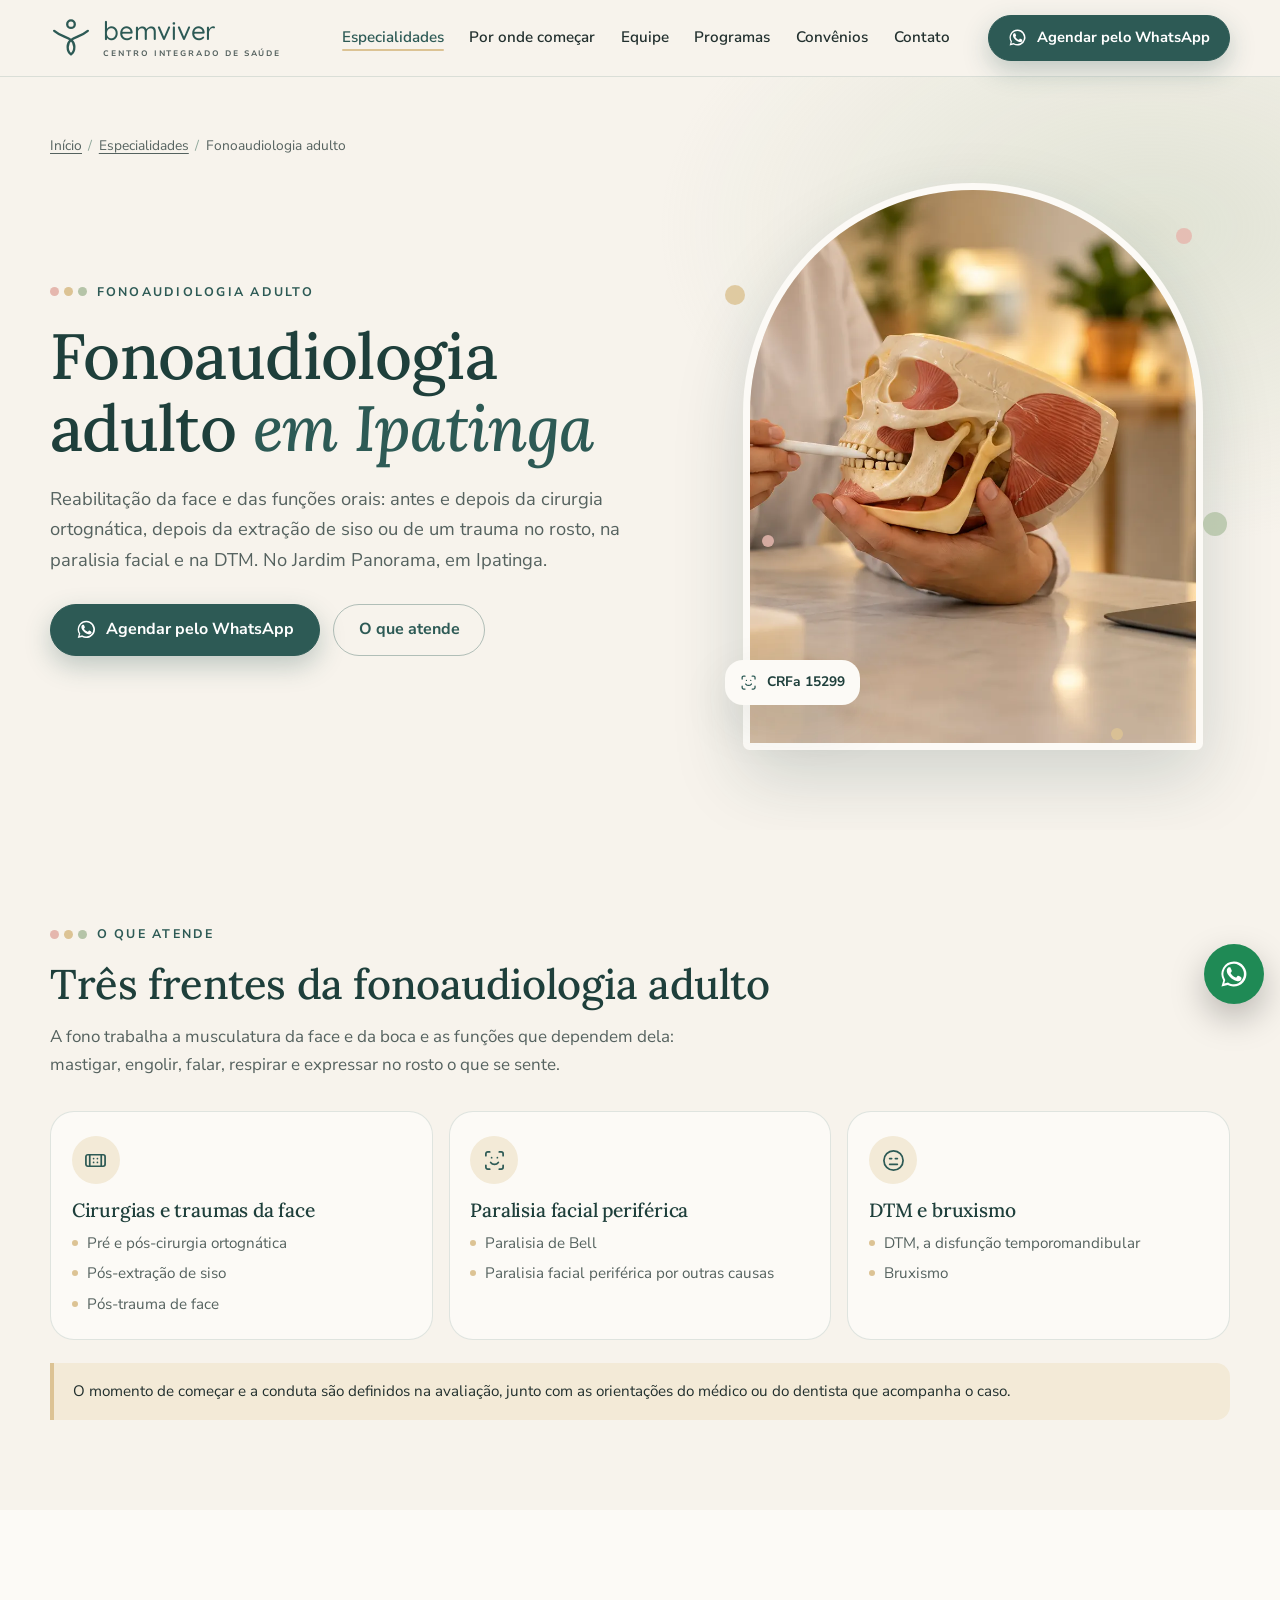
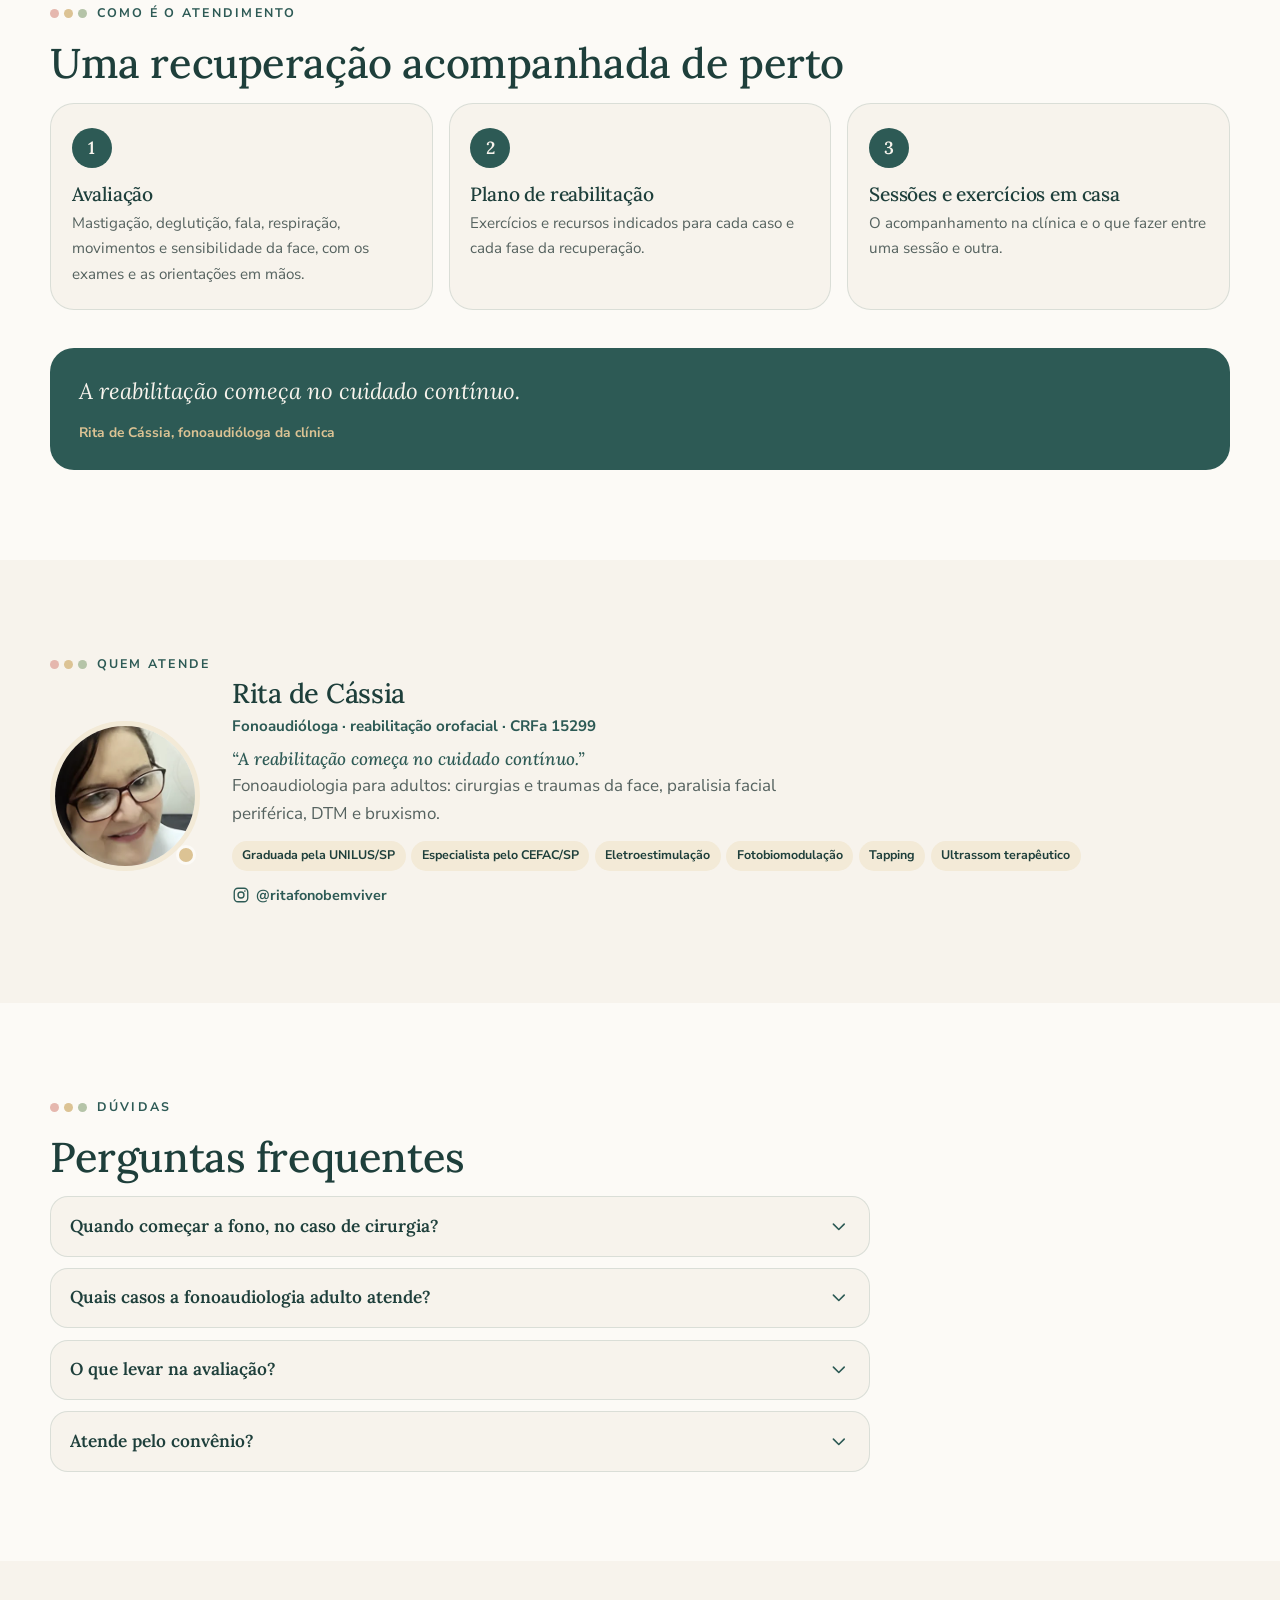
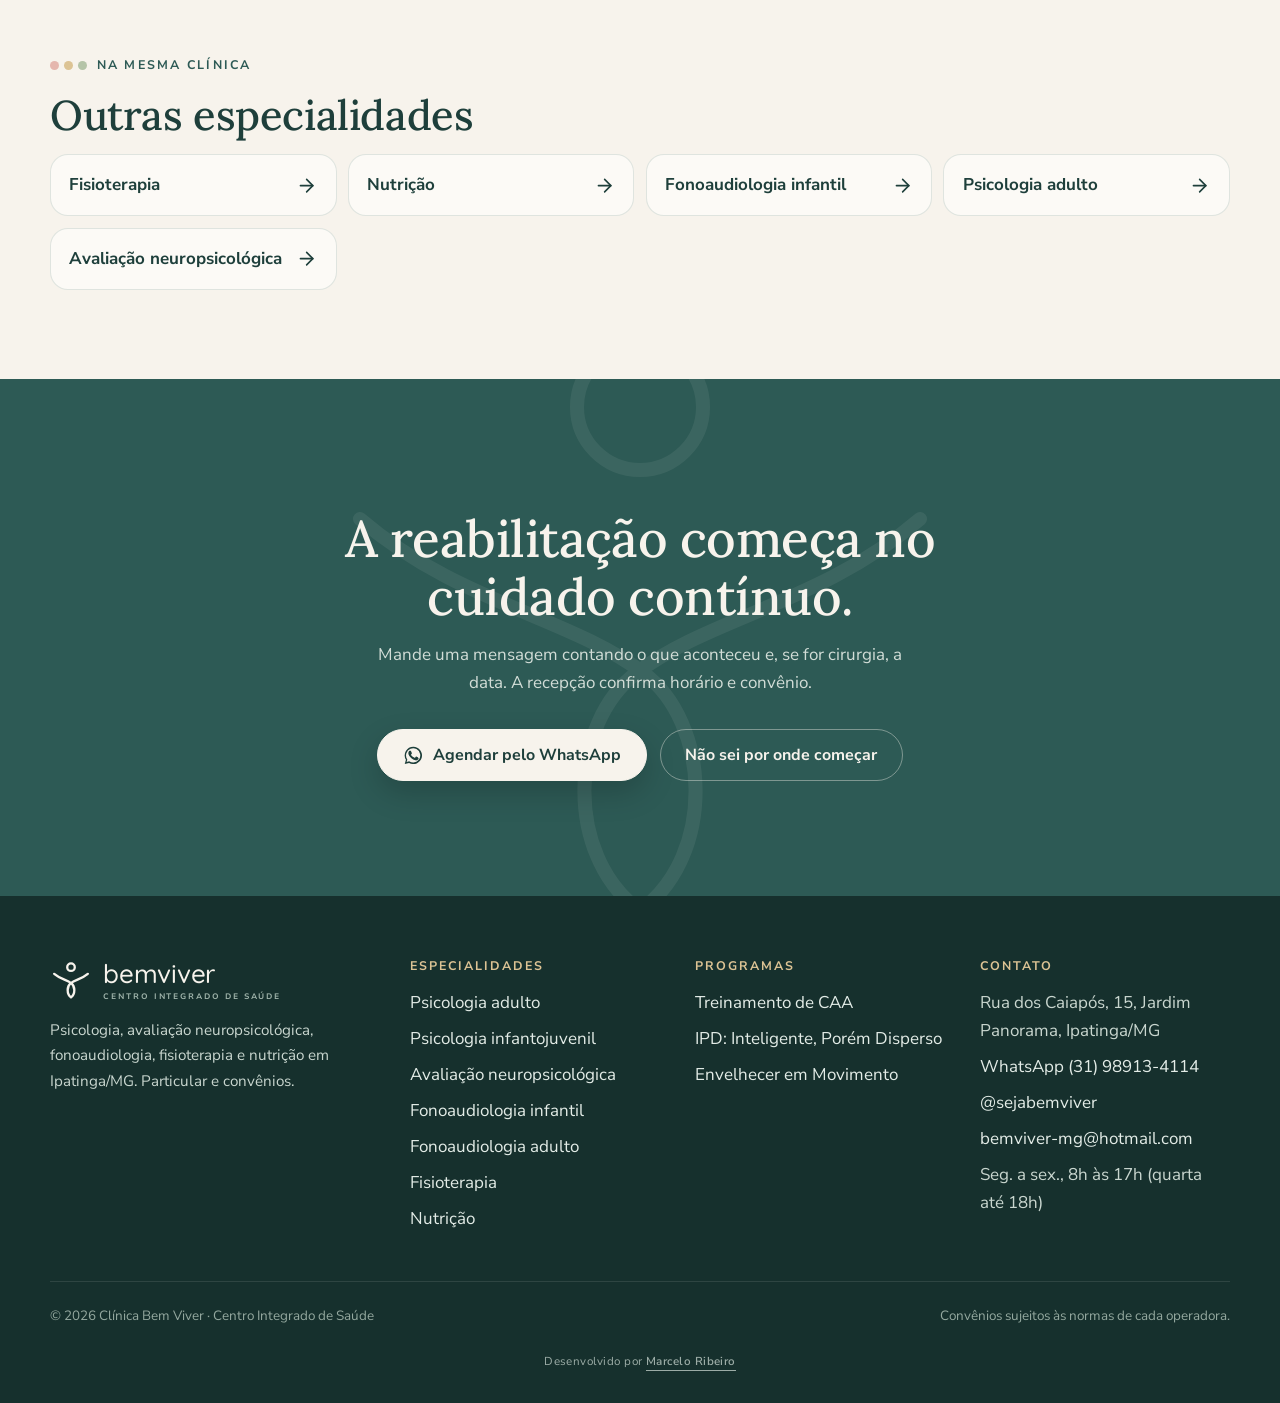
<file: especialidades/fonoaudiologia-adulto/index.html>
<!doctype html>
<html lang="pt-BR">
<head>
<!-- Google Analytics 4 (04/11/2026): conta os toques no WhatsApp pela medição otimizada -->
<script async src="https://www.googletagmanager.com/gtag/js?id=G-WRZ7HY3TYR"></script>
<script>
  window.dataLayer = window.dataLayer || [];
  function gtag(){dataLayer.push(arguments);}
  gtag('js', new Date());
  gtag('config', 'G-WRZ7HY3TYR');
  // Toque em qualquer link do WhatsApp vira o evento principal contato_whatsapp (04/11/2026)
  document.addEventListener('click', function(e){
    var a = e.target.closest && e.target.closest('a[href*="wa.me/"]');
    if (a) gtag('event', 'contato_whatsapp', { link_url: a.href, pagina: location.pathname });
  });
</script>
<!-- Microsoft Clarity (04/11/2026): gravação das visitas e mapa de calor -->
<script type="text/javascript">
  (function(c,l,a,r,i,t,y){
    c[a]=c[a]||function(){(c[a].q=c[a].q||[]).push(arguments)};
    t=l.createElement(r);t.async=1;t.src="https://www.clarity.ms/tag/"+i;
    y=l.getElementsByTagName(r)[0];y.parentNode.insertBefore(t,y);
  })(window, document, "clarity", "script", "z8gtgcn1j5");
</script>
<meta charset="utf-8">
<meta name="viewport" content="width=device-width, initial-scale=1">
<script>document.documentElement.className += " js";</script>
<!-- 02/11/2026, documento da Carine: "Reabilitação orofacial" virou "Fonoaudiologia adulto",
     com as três frentes que ela listou. O endereço antigo (reabilitacao-orofacial/) saiu
     antes do site ir pro domínio, então não ficou link quebrado em lugar nenhum. -->
<title>Fonoaudiologia adulto em Ipatinga | Clínica Bem Viver</title>
<meta name="description" content="Fonoaudiologia adulto no Jardim Panorama, em Ipatinga/MG: pré e pós-cirurgia ortognática, pós-extração de siso, pós-trauma de face, paralisia facial periférica, DTM e bruxismo. Particular e convênios.">
<link rel="canonical" href="https://sejabemviver.com.br/especialidades/fonoaudiologia-adulto/">
<meta name="theme-color" content="#F7F3EC">
<meta property="og:type" content="website">
<meta property="og:locale" content="pt_BR">
<meta property="og:site_name" content="Clínica Bem Viver">
<meta property="og:title" content="Fonoaudiologia adulto | Clínica Bem Viver, Ipatinga">
<meta property="og:description" content="Pré e pós-cirurgia ortognática, pós-extração de siso, trauma de face, paralisia facial, DTM e bruxismo.">
<meta property="og:url" content="https://sejabemviver.com.br/especialidades/fonoaudiologia-adulto/">
<meta property="og:image" content="https://sejabemviver.com.br/assets/img/og.jpg">
<meta name="twitter:card" content="summary_large_image">
<link rel="icon" href="../../favicon.svg" type="image/svg+xml">
<link rel="apple-touch-icon" href="../../apple-touch-icon.png">
<link rel="preconnect" href="https://fonts.googleapis.com">
<link rel="preconnect" href="https://fonts.gstatic.com" crossorigin>
<link rel="stylesheet" href="https://fonts.googleapis.com/css2?family=Lora:ital,wght@0,500;0,600;1,500&family=Nunito+Sans:wght@400;600;700;800&family=Quicksand:wght@500&display=swap">
<link rel="stylesheet" href="../../assets/css/site.css">
<script type="application/ld+json">
{"@context":"https://schema.org","@type":"BreadcrumbList","itemListElement":[
{"@type":"ListItem","position":1,"name":"Início","item":"https://sejabemviver.com.br/"},
{"@type":"ListItem","position":2,"name":"Fonoaudiologia adulto","item":"https://sejabemviver.com.br/especialidades/fonoaudiologia-adulto/"}]}
</script>
</head>
<body>

<svg width="0" height="0" style="position:absolute" aria-hidden="true">
  <symbol id="bv-simbolo" viewBox="0 0 100 100"><circle cx="50" cy="17" r="9"/><path d="M10 33C24 45 40 47 50.5 55C60 62 61 81 50 89C39 81 40 62 49.5 55C60 47 76 45 90 33"/></symbol>
  <symbol id="i-zap" viewBox="0 0 24 24"><path d="M17.5 14.4c-.3-.2-1.7-.9-2-1-.3-.1-.5-.2-.7.1s-.8 1-.9 1.2c-.2.2-.3.2-.6.1-.3-.2-1.2-.5-2.3-1.4-.9-.8-1.4-1.7-1.6-2-.2-.3 0-.5.1-.6.1-.1.3-.3.4-.5.1-.2.2-.3.3-.5 0-.2 0-.4 0-.5 0-.2-.7-1.6-.9-2.2-.2-.5-.5-.5-.7-.5h-.6c-.2 0-.5.1-.8.4-.3.3-1 1-1 2.5s1.1 2.9 1.2 3.1c.1.2 2.1 3.2 5 4.4.7.3 1.2.5 1.7.6.7.2 1.3.2 1.8.1.6-.1 1.7-.7 1.9-1.4.2-.7.2-1.2.2-1.4-.1-.1-.3-.2-.6-.3ZM12 2a10 10 0 0 0-8.6 15.1L2 22l5-1.3A10 10 0 1 0 12 2Zm0 18.2c-1.6 0-3.2-.4-4.5-1.2l-.3-.2-3 .8.8-2.9-.2-.3A8.2 8.2 0 1 1 12 20.2Z"/></symbol>
  <symbol id="i-seta" viewBox="0 0 24 24"><path d="M5 12h14"/><path d="m12 5 7 7-7 7"/></symbol>
  <symbol id="i-check" viewBox="0 0 24 24"><path d="M20 6 9 17l-5-5"/></symbol>
  <symbol id="i-chevron" viewBox="0 0 24 24"><path d="m6 9 6 6 6-6"/></symbol>
  <symbol id="i-menu" viewBox="0 0 24 24"><path d="M4 5h16"/><path d="M4 12h16"/><path d="M4 19h16"/></symbol>
  <symbol id="i-x" viewBox="0 0 24 24"><path d="M18 6 6 18"/><path d="m6 6 12 12"/></symbol>
  <symbol id="i-insta" viewBox="0 0 24 24"><rect x="3" y="3" width="18" height="18" rx="5"/><circle cx="12" cy="12" r="4"/><circle cx="17.2" cy="6.8" r="1.1" fill="currentColor" stroke="none"/></symbol>
  <symbol id="i-rosto" viewBox="0 0 24 24"><path d="M3 7V5a2 2 0 0 1 2-2h2"/><path d="M17 3h2a2 2 0 0 1 2 2v2"/><path d="M21 17v2a2 2 0 0 1-2 2h-2"/><path d="M7 21H5a2 2 0 0 1-2-2v-2"/><path d="M8 14s1.5 2 4 2 4-2 4-2"/><path d="M9 9h.01"/><path d="M15 9h.01"/></symbol>
  <!-- Lucide (ISC): bandage, annoyed -->
  <symbol id="i-curativo" viewBox="0 0 24 24"><path d="M10 10.01h.01"/><path d="M10 14.01h.01"/><path d="M14 10.01h.01"/><path d="M14 14.01h.01"/><path d="M18 6v12"/><path d="M6 6v12"/><rect x="2" y="6" width="20" height="12" rx="2"/></symbol>
  <symbol id="i-tensao" viewBox="0 0 24 24"><path d="M14 10h2"/><path d="M8 10h2"/><path d="M8 16h8"/><circle cx="12" cy="12" r="10"/></symbol>
</svg>

<a class="pular" href="#conteudo">Pular para o conteúdo</a>

<header class="topo">
  <div class="wrap topo__linha">
    <a class="marca" href="../../" aria-label="Clínica Bem Viver, página inicial">
      <svg class="marca__simbolo" viewBox="0 0 100 100" aria-hidden="true"><use href="#bv-simbolo"/></svg>
      <span class="marca__texto"><span class="marca__nome">bemviver</span><span class="marca__sub">Centro integrado de saúde</span></span>
    </a>
    <nav class="menu" aria-label="Principal">
      <a href="../../#especialidades" aria-current="page">Especialidades</a>
      <a href="../../#comecar">Por onde começar</a>
      <a href="../../#equipe">Equipe</a>
      <a href="../../#programas">Programas</a>
      <a href="../../#convenios">Convênios</a>
      <a href="../../#contato">Contato</a>
    </nav>
    <a class="btn topo__cta" href="https://wa.me/5531989134114" data-zap="Olá! Vim pelo site da Bem Viver e gostaria de agendar fonoaudiologia adulto com a fonoaudióloga Rita de Cássia." target="_blank" rel="noopener"><svg class="ic zap-ic" aria-hidden="true"><use href="#i-zap"/></svg><span>Agendar<span class="cta-mais"> pelo WhatsApp</span></span></a>
    <button class="menu-btn" type="button" aria-label="Abrir menu" aria-controls="gaveta" aria-expanded="false"><svg class="ic" aria-hidden="true"><use href="#i-menu"/></svg></button>
  </div>
</header>

<div class="gaveta" id="gaveta">
  <nav class="gaveta__painel" aria-label="Menu">
    <button class="menu-btn gaveta__fechar" type="button" aria-label="Fechar menu"><svg class="ic" aria-hidden="true"><use href="#i-x"/></svg></button>
    <a href="../../">Início</a>
    <a href="../../#comecar">Por onde começar</a>
    <a href="../../#equipe">Equipe</a>
    <a href="../../#programas">Programas</a>
    <a href="../../#convenios">Convênios</a>
    <a href="../../#contato">Contato</a>
    <p class="gaveta__grupo">Especialidades</p>
    <a href="../psicologia-adulto/">Psicologia adulto</a>
    <a href="../psicologia-infantil/">Psicologia infantojuvenil</a>
    <a href="../avaliacao-neuropsicologica/">Avaliação neuropsicológica</a>
    <a href="../fonoaudiologia-infantil/">Fonoaudiologia infantil</a>
    <a href="../fonoaudiologia-adulto/" aria-current="page">Fonoaudiologia adulto</a>
    <a href="../fisioterapia/">Fisioterapia</a>
    <a href="../nutricao/">Nutrição</a>
    <p class="gaveta__grupo">Programas</p>
    <a href="../../programas/treinamento-caa/">Treinamento de CAA</a>
    <a href="../../programas/ipd/">IPD: Inteligente, Porém Disperso</a>
    <a href="../../programas/envelhecer-em-movimento/">Envelhecer em Movimento</a>
    <a class="btn" href="https://wa.me/5531989134114" data-zap="Olá! Vim pelo site da Bem Viver e gostaria de agendar fonoaudiologia adulto com a fonoaudióloga Rita de Cássia." target="_blank" rel="noopener"><svg class="ic zap-ic" aria-hidden="true"><use href="#i-zap"/></svg>Agendar pelo WhatsApp</a>
  </nav>
</div>

<main id="conteudo">

<section class="pag-topo" aria-labelledby="titulo">
  <div class="wrap">
    <ol class="trilha"><li><a href="../../">Início</a></li><li><a href="../../#especialidades">Especialidades</a></li><li aria-current="page">Fonoaudiologia adulto</li></ol>
    <div class="pag-topo__grade">
      <div>
        <p class="olho">Fonoaudiologia adulto</p>
        <h1 id="titulo">Fonoaudiologia adulto <em>em Ipatinga</em></h1>
        <p class="pag-topo__lead">Reabilitação da face e das funções orais: antes e depois da cirurgia ortognática, depois da extração de siso ou de um trauma no rosto, na paralisia facial e na DTM. No Jardim Panorama, em Ipatinga.</p>
        <div class="pag-topo__acoes">
          <a class="btn" href="https://wa.me/5531989134114" data-zap="Olá! Vim pelo site da Bem Viver e gostaria de agendar fonoaudiologia adulto com a fonoaudióloga Rita de Cássia." target="_blank" rel="noopener"><svg class="ic zap-ic" aria-hidden="true"><use href="#i-zap"/></svg>Agendar pelo WhatsApp</a>
          <a class="btn btn--vazado" href="#sinais">O que atende</a>
        </div>
      </div>
      <figure class="pag-topo__foto tom-mel">
        <div class="moldura"><img src="../../assets/img/topo-orofacial.webp" width="830" height="1024" fetchpriority="high" decoding="async" alt="Mãos de uma profissional apontando a mandíbula num modelo anatômico da face"></div>
        <div class="pontos" data-pontos aria-hidden="true">
          <span class="ponto" style="--x:-4%;--y:18%;--t:20px;--c:var(--mel);--d:7s"><i></i></span>
          <span class="ponto" style="--x:94%;--y:8%;--t:16px;--c:var(--rosa);--d:8s"><i></i></span>
          <span class="ponto" style="--x:100%;--y:58%;--t:24px;--c:var(--folha);--d:6s"><i></i></span>
          <span class="ponto" style="--x:80%;--y:96%;--t:12px;--c:var(--mel);--d:9s"><i></i></span>
          <span class="ponto" style="--x:4%;--y:62%;--t:12px;--c:var(--rosa);--d:7.5s"><i></i></span>
        </div>
        <span class="pag-topo__selo"><svg class="ic" aria-hidden="true"><use href="#i-rosto"/></svg>CRFa 15299</span>
      </figure>
    </div>
  </div>
</section>

<section class="bloco" id="sinais" aria-labelledby="t-sinais">
  <div class="wrap">
    <p class="olho">O que atende</p>
    <h2 id="t-sinais">Três frentes da fonoaudiologia adulto</h2>
    <p class="bloco__intro">A fono trabalha a musculatura da face e da boca e as funções que dependem dela: mastigar, engolir, falar, respirar e expressar no rosto o que se sente.</p>
    <ul class="frentes" data-rev-grupo>
      <li data-rev>
        <span class="frentes__ic"><svg class="ic" aria-hidden="true"><use href="#i-curativo"/></svg></span>
        <h3>Cirurgias e traumas da face</h3>
        <ul><li>Pré e pós-cirurgia ortognática</li><li>Pós-extração de siso</li><li>Pós-trauma de face</li></ul>
      </li>
      <li data-rev>
        <span class="frentes__ic"><svg class="ic" aria-hidden="true"><use href="#i-rosto"/></svg></span>
        <h3>Paralisia facial periférica</h3>
        <ul><li>Paralisia de Bell</li><li>Paralisia facial periférica por outras causas</li></ul>
      </li>
      <li data-rev>
        <span class="frentes__ic"><svg class="ic" aria-hidden="true"><use href="#i-tensao"/></svg></span>
        <h3>DTM e bruxismo</h3>
        <ul><li>DTM, a disfunção temporomandibular</li><li>Bruxismo</li></ul>
      </li>
    </ul>
    <p class="nota-cuidado">O momento de começar e a conduta são definidos na avaliação, junto com as orientações do médico ou do dentista que acompanha o caso.</p>
  </div>
</section>

<section class="bloco bloco--papel" aria-labelledby="t-como">
  <div class="wrap">
    <p class="olho">Como é o atendimento</p>
    <h2 id="t-como">Uma recuperação acompanhada de perto</h2>
    <ol class="passos" data-rev-grupo>
      <li data-rev><h3>Avaliação</h3><p>Mastigação, deglutição, fala, respiração, movimentos e sensibilidade da face, com os exames e as orientações em mãos.</p></li>
      <li data-rev><h3>Plano de reabilitação</h3><p>Exercícios e recursos indicados para cada caso e cada fase da recuperação.</p></li>
      <li data-rev><h3>Sessões e exercícios em casa</h3><p>O acompanhamento na clínica e o que fazer entre uma sessão e outra.</p></li>
    </ol>
    <figure class="citacao" data-rev>
      <blockquote>A reabilitação começa no cuidado contínuo.</blockquote>
      <figcaption>Rita de Cássia, fonoaudióloga da clínica</figcaption>
    </figure>
  </div>
</section>

<section class="bloco" aria-labelledby="t-quem">
  <div class="wrap">
    <p class="olho">Quem atende</p>
    <h2 id="t-quem" class="sr">Quem atende</h2>
    <div class="quem-atende tom-mel" data-rev>
      <div class="pessoa__foto"><img src="../../assets/img/eq-rita.webp" width="300" height="300" loading="lazy" decoding="async" alt="Rita de Cássia"></div>
      <div>
        <h3 style="font-size:1.7rem">Rita de Cássia</h3>
        <p class="pessoa__papel" style="margin:.4rem 0 .6rem">Fonoaudióloga · reabilitação orofacial · CRFa 15299</p>
        <p class="pessoa__frase">“A reabilitação começa no cuidado contínuo.”</p>
        <p style="color:var(--tinta-suave);max-width:560px">Fonoaudiologia para adultos: cirurgias e traumas da face, paralisia facial periférica, DTM e bruxismo.</p>
        <ul class="etiquetas" style="margin-top:.8rem"><li>Graduada pela UNILUS/SP</li><li>Especialista pelo CEFAC/SP</li><li>Eletroestimulação</li><li>Fotobiomodulação</li><li>Tapping</li><li>Ultrassom terapêutico</li></ul>
        <a class="pessoa__insta" href="https://www.instagram.com/ritafonobemviver/" target="_blank" rel="noopener" style="margin-top:.8rem"><svg class="ic" aria-hidden="true"><use href="#i-insta"/></svg>@ritafonobemviver</a>
      </div>
    </div>
  </div>
</section>

<section class="bloco bloco--papel" aria-labelledby="t-faq">
  <div class="wrap">
    <p class="olho">Dúvidas</p>
    <h2 id="t-faq">Perguntas frequentes</h2>
    <div class="faq">
      <details><summary>Quando começar a fono, no caso de cirurgia?<svg class="ic" aria-hidden="true"><use href="#i-chevron"/></svg></summary><p>O acompanhamento pode começar antes da cirurgia ortognática, e o momento de retomar depois é definido junto com a orientação do cirurgião. Vale entrar em contato antes para deixar tudo combinado.</p></details>
      <details><summary>Quais casos a fonoaudiologia adulto atende?<svg class="ic" aria-hidden="true"><use href="#i-chevron"/></svg></summary><p>Pré e pós-cirurgia ortognática, pós-extração de siso, pós-trauma de face, paralisia facial periférica (de Bell e outras), DTM e bruxismo. Para outros casos, conte o seu na mensagem e a recepção confirma.</p></details>
      <details><summary>O que levar na avaliação?<svg class="ic" aria-hidden="true"><use href="#i-chevron"/></svg></summary><p>Exames, laudos e orientações do médico ou do dentista, se tiver, e a carteirinha do convênio.</p></details>
      <details><summary>Atende pelo convênio?<svg class="ic" aria-hidden="true"><use href="#i-chevron"/></svg></summary><p>A clínica atende por convênio e particular. A cobertura varia de plano para plano: a recepção confirma a do seu ao agendar.</p></details>
    </div>
  </div>
</section>

<section class="bloco" aria-labelledby="t-outras">
  <div class="wrap">
    <p class="olho">Na mesma clínica</p>
    <h2 id="t-outras">Outras especialidades</h2>
    <nav class="outras" aria-label="Outras especialidades">
      <a href="../fisioterapia/">Fisioterapia <svg class="ic" aria-hidden="true"><use href="#i-seta"/></svg></a>
      <a href="../nutricao/">Nutrição <svg class="ic" aria-hidden="true"><use href="#i-seta"/></svg></a>
      <a href="../fonoaudiologia-infantil/">Fonoaudiologia infantil <svg class="ic" aria-hidden="true"><use href="#i-seta"/></svg></a>
      <a href="../psicologia-adulto/">Psicologia adulto <svg class="ic" aria-hidden="true"><use href="#i-seta"/></svg></a>
      <a href="../avaliacao-neuropsicologica/">Avaliação neuropsicológica <svg class="ic" aria-hidden="true"><use href="#i-seta"/></svg></a>
    </nav>
  </div>
</section>

<section class="secao chamada" aria-labelledby="t-final">
  <svg class="chamada__simbolo" viewBox="0 0 100 100" aria-hidden="true"><use href="#bv-simbolo"/></svg>
  <div class="wrap" data-rev>
    <h2 id="t-final">A reabilitação começa no cuidado contínuo.</h2>
    <p>Mande uma mensagem contando o que aconteceu e, se for cirurgia, a data. A recepção confirma horário e convênio.</p>
    <div class="acoes">
      <a class="btn btn--claro" href="https://wa.me/5531989134114" data-zap="Olá! Vim pelo site da Bem Viver e gostaria de agendar fonoaudiologia adulto com a fonoaudióloga Rita de Cássia." target="_blank" rel="noopener"><svg class="ic zap-ic" aria-hidden="true"><use href="#i-zap"/></svg>Agendar pelo WhatsApp</a>
      <a class="btn btn--linha-clara" href="../../#comecar">Não sei por onde começar</a>
    </div>
  </div>
</section>

</main>

<footer class="rodape">
  <div class="wrap">
    <div class="rodape__grade">
      <div>
        <a class="marca" href="../../" aria-label="Clínica Bem Viver, página inicial">
          <svg class="marca__simbolo" viewBox="0 0 100 100" aria-hidden="true"><use href="#bv-simbolo"/></svg>
          <span class="marca__texto"><span class="marca__nome">bemviver</span><span class="marca__sub">Centro integrado de saúde</span></span>
        </a>
        <p>Psicologia, avaliação neuropsicológica, fonoaudiologia, fisioterapia e nutrição em Ipatinga/MG. Particular e convênios.</p>
      </div>
      <div>
        <h2>Especialidades</h2>
        <ul>
          <li><a href="../psicologia-adulto/">Psicologia adulto</a></li>
          <li><a href="../psicologia-infantil/">Psicologia infantojuvenil</a></li>
          <li><a href="../avaliacao-neuropsicologica/">Avaliação neuropsicológica</a></li>
          <li><a href="../fonoaudiologia-infantil/">Fonoaudiologia infantil</a></li>
          <li><a href="../fonoaudiologia-adulto/">Fonoaudiologia adulto</a></li>
          <li><a href="../fisioterapia/">Fisioterapia</a></li>
          <li><a href="../nutricao/">Nutrição</a></li>
        </ul>
      </div>
      <div>
        <h2>Programas</h2>
        <ul>
          <li><a href="../../programas/treinamento-caa/">Treinamento de CAA</a></li>
          <li><a href="../../programas/ipd/">IPD: Inteligente, Porém Disperso</a></li>
          <li><a href="../../programas/envelhecer-em-movimento/">Envelhecer em Movimento</a></li>
        </ul>
      </div>
      <div>
        <h2>Contato</h2>
        <ul>
          <li>Rua dos Caiapós, 15, Jardim Panorama, Ipatinga/MG</li>
          <li><a href="https://wa.me/5531989134114" target="_blank" rel="noopener">WhatsApp (31) 98913-4114</a></li>
          <li><a href="https://www.instagram.com/sejabemviver/" target="_blank" rel="noopener">@sejabemviver</a></li>
          <li><a href="mailto:bemviver-mg@hotmail.com">bemviver-mg@hotmail.com</a></li>
          <li>Seg. a sex., 8h às 17h (quarta até 18h)</li>
        </ul>
      </div>
    </div>
    <div class="rodape__base">
      <span>© 2026 Clínica Bem Viver · Centro Integrado de Saúde</span>
      <span>Convênios sujeitos às normas de cada operadora.</span>
    </div>
    <p class="assinatura">Desenvolvido por <a href="https://marcel0gs.github.io/marcelo-ribeiro-digital/" target="_blank" rel="noopener">Marcelo Ribeiro</a></p>
  </div>
</footer>

<a class="zap" href="https://wa.me/5531989134114" data-zap="Olá! Vim pelo site da Bem Viver e gostaria de agendar fonoaudiologia adulto com a fonoaudióloga Rita de Cássia." target="_blank" rel="noopener" aria-label="Agendar pelo WhatsApp"><svg class="zap-ic" viewBox="0 0 24 24" aria-hidden="true"><use href="#i-zap"/></svg></a>

<script src="../../assets/js/site.js" defer></script>
</body>
</html>
</file>
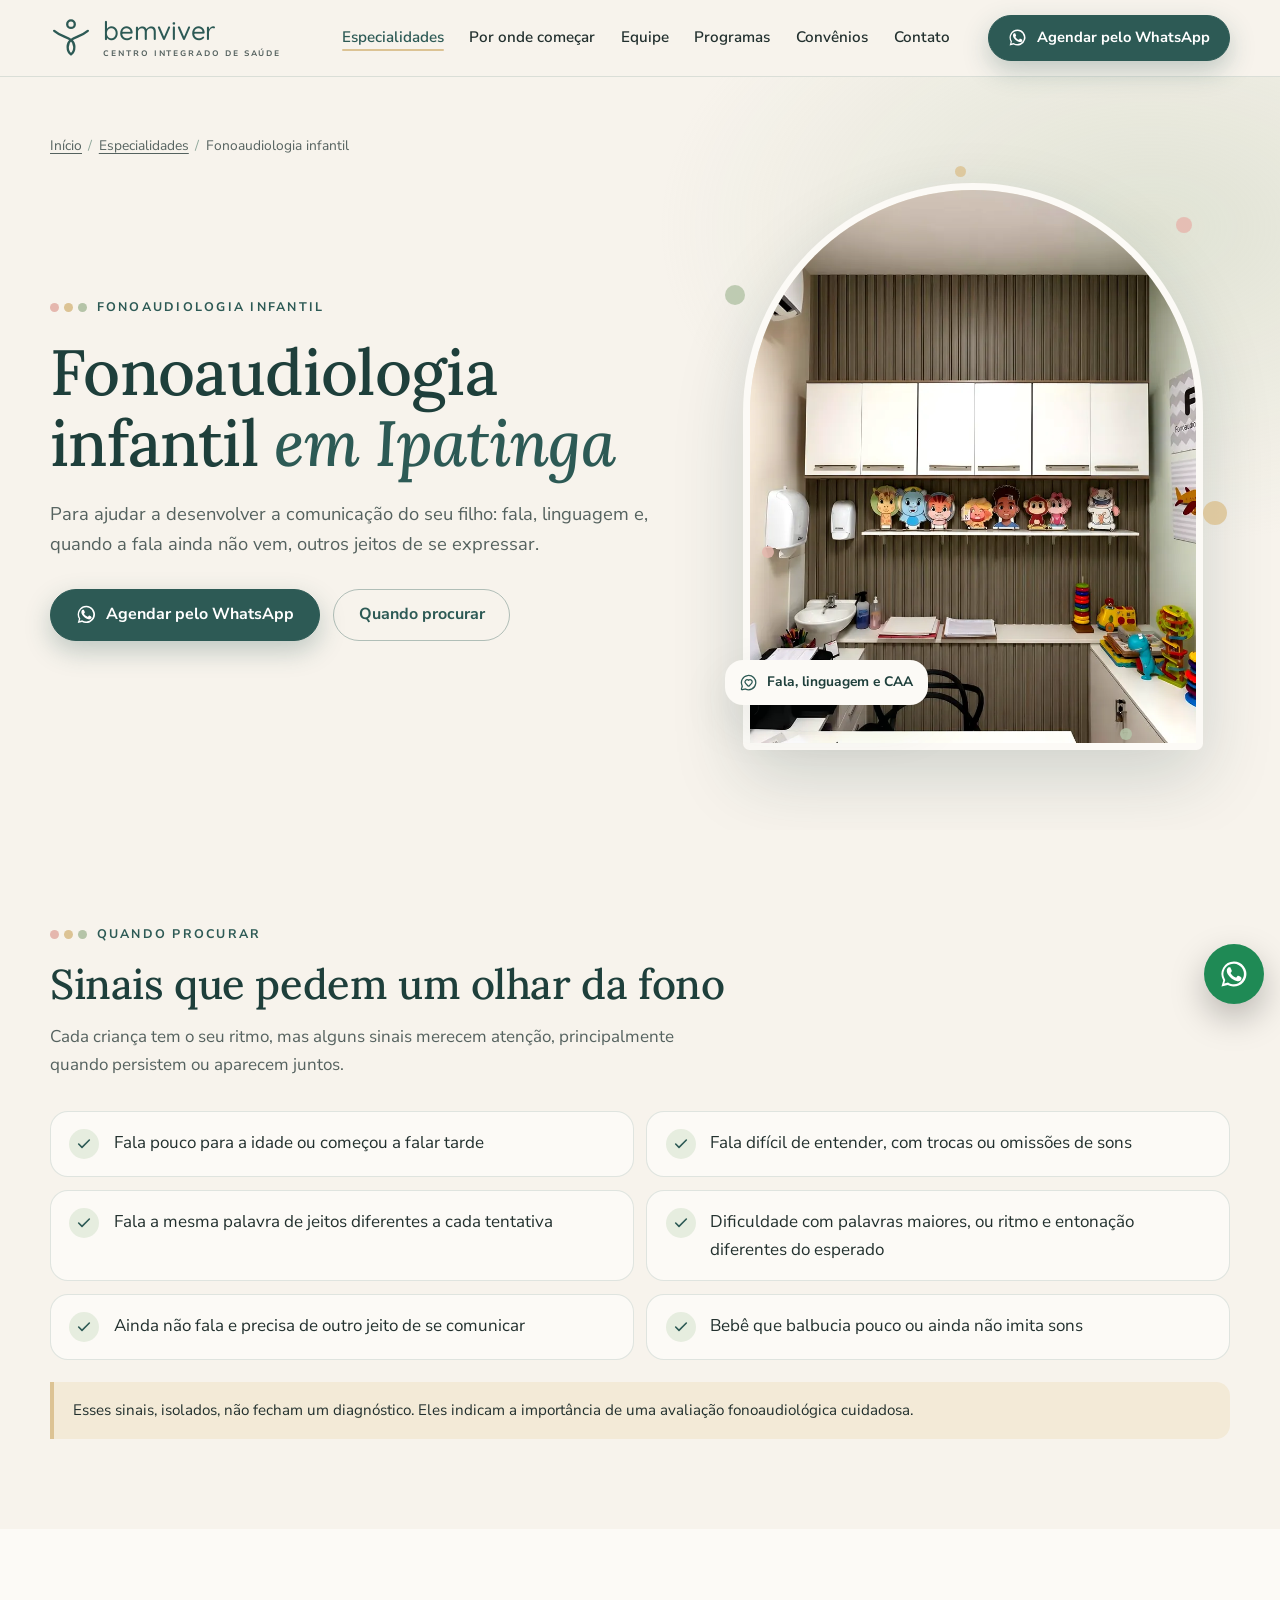
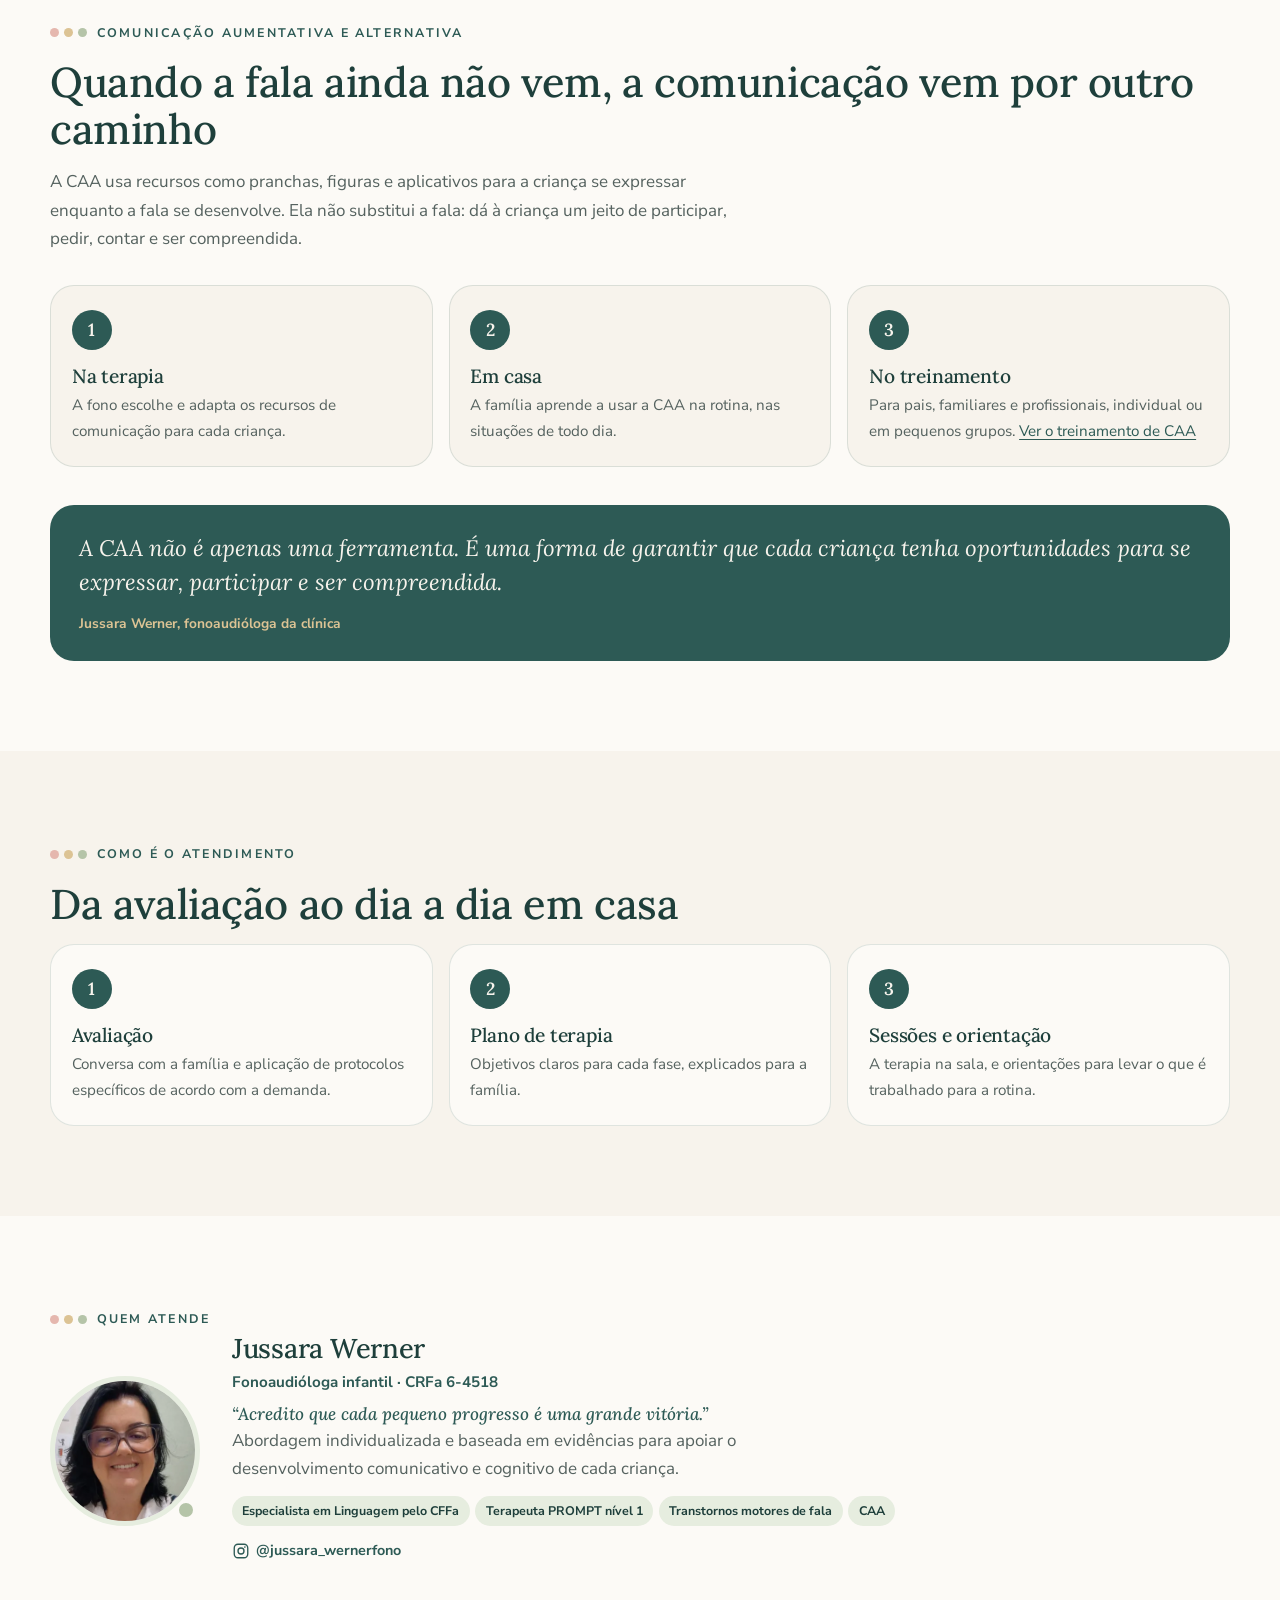
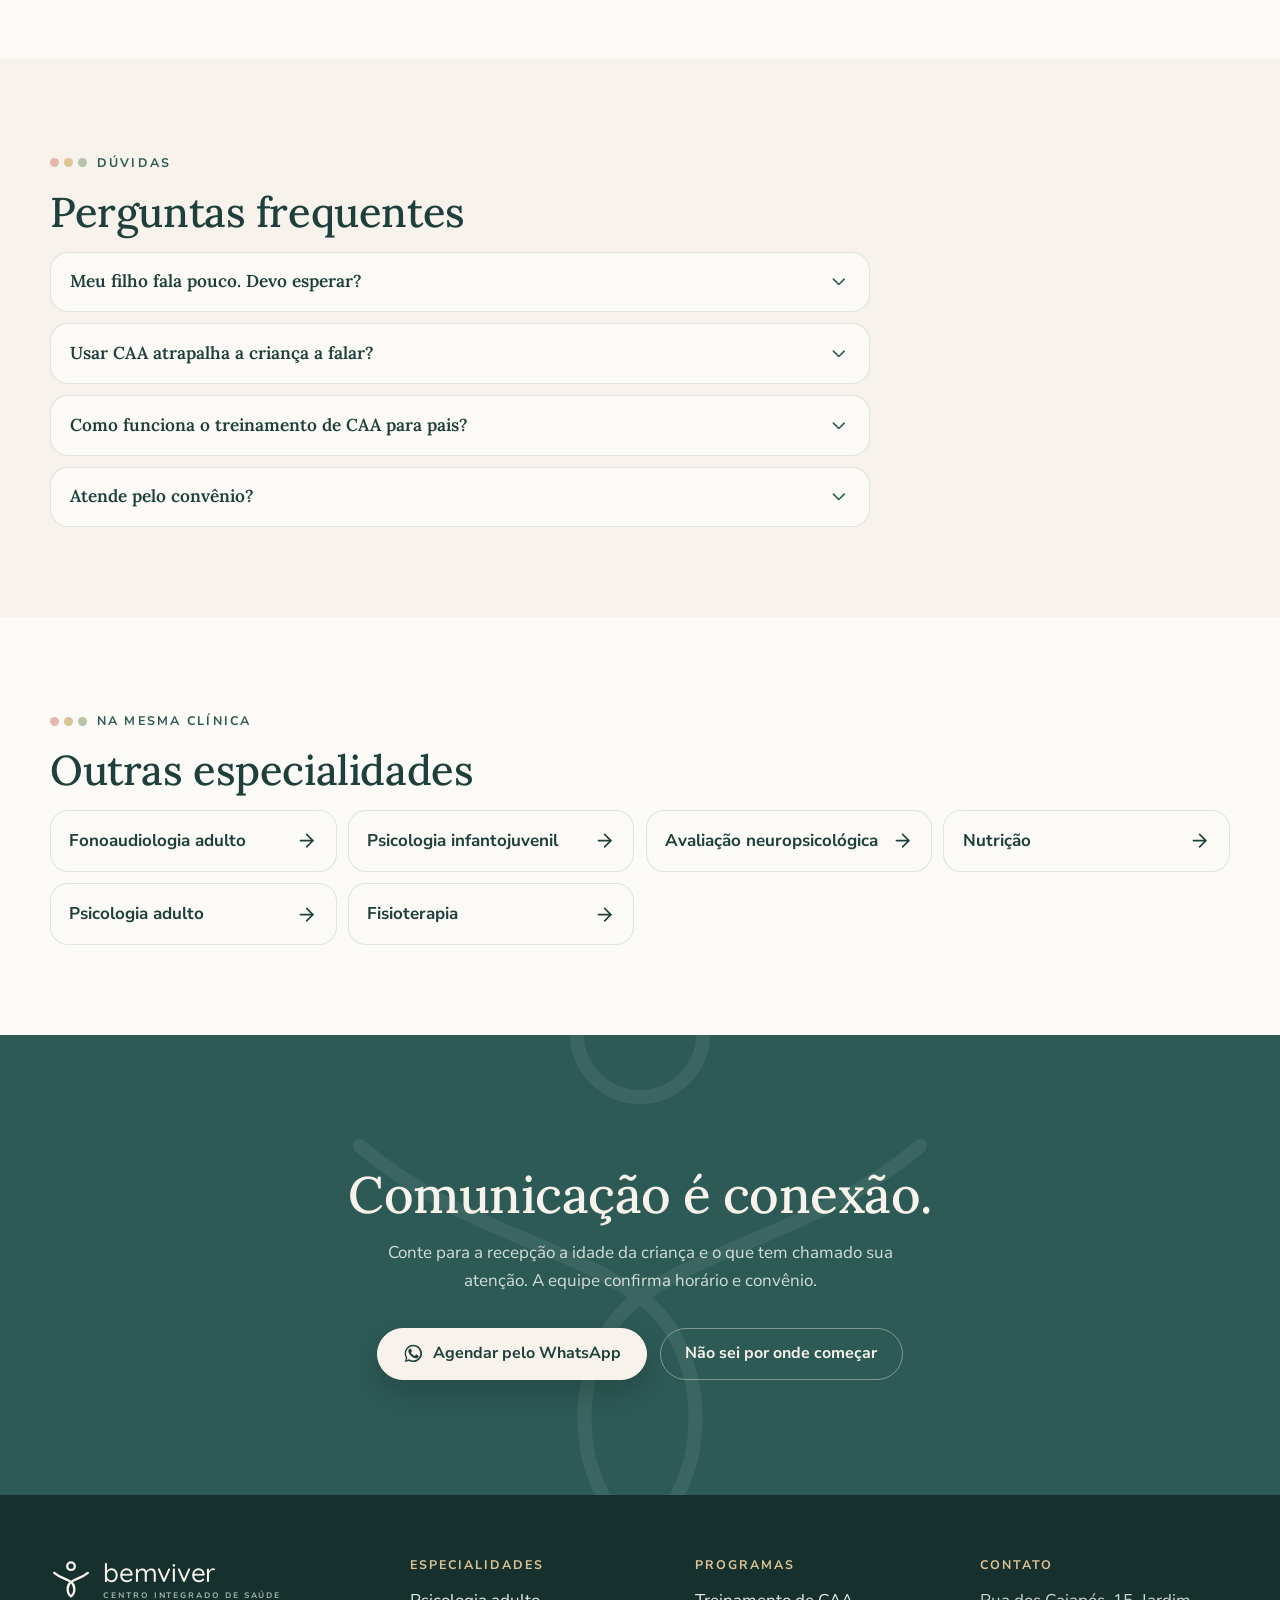
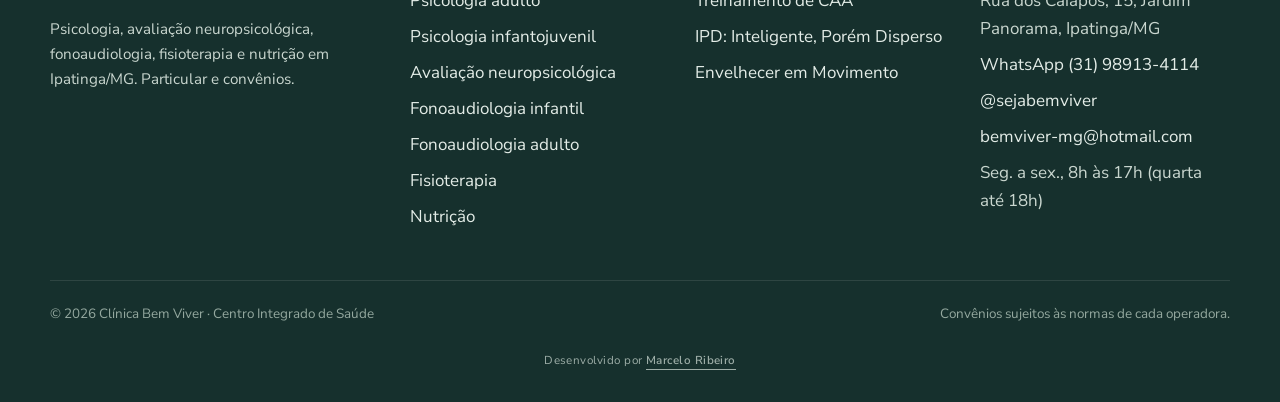
<file: especialidades/fonoaudiologia-infantil/index.html>
<!doctype html>
<html lang="pt-BR">
<head>
<!-- Google Analytics 4 (04/11/2026): conta os toques no WhatsApp pela medição otimizada -->
<script async src="https://www.googletagmanager.com/gtag/js?id=G-WRZ7HY3TYR"></script>
<script>
  window.dataLayer = window.dataLayer || [];
  function gtag(){dataLayer.push(arguments);}
  gtag('js', new Date());
  gtag('config', 'G-WRZ7HY3TYR');
  // Toque em qualquer link do WhatsApp vira o evento principal contato_whatsapp (04/11/2026)
  document.addEventListener('click', function(e){
    var a = e.target.closest && e.target.closest('a[href*="wa.me/"]');
    if (a) gtag('event', 'contato_whatsapp', { link_url: a.href, pagina: location.pathname });
  });
</script>
<!-- Microsoft Clarity (04/11/2026): gravação das visitas e mapa de calor -->
<script type="text/javascript">
  (function(c,l,a,r,i,t,y){
    c[a]=c[a]||function(){(c[a].q=c[a].q||[]).push(arguments)};
    t=l.createElement(r);t.async=1;t.src="https://www.clarity.ms/tag/"+i;
    y=l.getElementsByTagName(r)[0];y.parentNode.insertBefore(t,y);
  })(window, document, "clarity", "script", "z8gtgcn1j5");
</script>
<meta charset="utf-8">
<meta name="viewport" content="width=device-width, initial-scale=1">
<script>document.documentElement.className += " js";</script>
<title>Fonoaudiólogo infantil em Ipatinga | Clínica Bem Viver</title>
<meta name="description" content="Fonoaudiologia infantil no Jardim Panorama, em Ipatinga/MG: atraso de fala, trocas de sons, fala difícil de entender e comunicação alternativa (CAA). Particular e convênios.">
<link rel="canonical" href="https://sejabemviver.com.br/especialidades/fonoaudiologia-infantil/">
<meta name="theme-color" content="#F7F3EC">
<meta property="og:type" content="website">
<meta property="og:locale" content="pt_BR">
<meta property="og:site_name" content="Clínica Bem Viver">
<meta property="og:title" content="Fonoaudiologia infantil | Clínica Bem Viver, Ipatinga">
<meta property="og:description" content="Para ajudar a desenvolver a comunicação do seu filho. Particular e convênios.">
<meta property="og:url" content="https://sejabemviver.com.br/especialidades/fonoaudiologia-infantil/">
<meta property="og:image" content="https://sejabemviver.com.br/assets/img/og.jpg">
<meta name="twitter:card" content="summary_large_image">
<link rel="icon" href="../../favicon.svg" type="image/svg+xml">
<link rel="apple-touch-icon" href="../../apple-touch-icon.png">
<link rel="preconnect" href="https://fonts.googleapis.com">
<link rel="preconnect" href="https://fonts.gstatic.com" crossorigin>
<link rel="stylesheet" href="https://fonts.googleapis.com/css2?family=Lora:ital,wght@0,500;0,600;1,500&family=Nunito+Sans:wght@400;600;700;800&family=Quicksand:wght@500&display=swap">
<link rel="stylesheet" href="../../assets/css/site.css">
<script type="application/ld+json">
{"@context":"https://schema.org","@type":"BreadcrumbList","itemListElement":[
{"@type":"ListItem","position":1,"name":"Início","item":"https://sejabemviver.com.br/"},
{"@type":"ListItem","position":2,"name":"Fonoaudiologia infantil","item":"https://sejabemviver.com.br/especialidades/fonoaudiologia-infantil/"}]}
</script>
</head>
<body>

<svg width="0" height="0" style="position:absolute" aria-hidden="true">
  <symbol id="bv-simbolo" viewBox="0 0 100 100"><circle cx="50" cy="17" r="9"/><path d="M10 33C24 45 40 47 50.5 55C60 62 61 81 50 89C39 81 40 62 49.5 55C60 47 76 45 90 33"/></symbol>
  <symbol id="i-zap" viewBox="0 0 24 24"><path d="M17.5 14.4c-.3-.2-1.7-.9-2-1-.3-.1-.5-.2-.7.1s-.8 1-.9 1.2c-.2.2-.3.2-.6.1-.3-.2-1.2-.5-2.3-1.4-.9-.8-1.4-1.7-1.6-2-.2-.3 0-.5.1-.6.1-.1.3-.3.4-.5.1-.2.2-.3.3-.5 0-.2 0-.4 0-.5 0-.2-.7-1.6-.9-2.2-.2-.5-.5-.5-.7-.5h-.6c-.2 0-.5.1-.8.4-.3.3-1 1-1 2.5s1.1 2.9 1.2 3.1c.1.2 2.1 3.2 5 4.4.7.3 1.2.5 1.7.6.7.2 1.3.2 1.8.1.6-.1 1.7-.7 1.9-1.4.2-.7.2-1.2.2-1.4-.1-.1-.3-.2-.6-.3ZM12 2a10 10 0 0 0-8.6 15.1L2 22l5-1.3A10 10 0 1 0 12 2Zm0 18.2c-1.6 0-3.2-.4-4.5-1.2l-.3-.2-3 .8.8-2.9-.2-.3A8.2 8.2 0 1 1 12 20.2Z"/></symbol>
  <symbol id="i-seta" viewBox="0 0 24 24"><path d="M5 12h14"/><path d="m12 5 7 7-7 7"/></symbol>
  <symbol id="i-check" viewBox="0 0 24 24"><path d="M20 6 9 17l-5-5"/></symbol>
  <symbol id="i-chevron" viewBox="0 0 24 24"><path d="m6 9 6 6 6-6"/></symbol>
  <symbol id="i-menu" viewBox="0 0 24 24"><path d="M4 5h16"/><path d="M4 12h16"/><path d="M4 19h16"/></symbol>
  <symbol id="i-x" viewBox="0 0 24 24"><path d="M18 6 6 18"/><path d="m6 6 12 12"/></symbol>
  <symbol id="i-insta" viewBox="0 0 24 24"><rect x="3" y="3" width="18" height="18" rx="5"/><circle cx="12" cy="12" r="4"/><circle cx="17.2" cy="6.8" r="1.1" fill="currentColor" stroke="none"/></symbol>
  <symbol id="i-fala" viewBox="0 0 24 24"><path d="M2.992 16.342a2 2 0 0 1 .094 1.167l-1.065 3.29a1 1 0 0 0 1.236 1.168l3.413-.998a2 2 0 0 1 1.099.092 10 10 0 1 0-4.777-4.719"/><path d="M7.828 13.07A3 3 0 0 1 12 8.764a3 3 0 0 1 5.004 2.224 3 3 0 0 1-.832 2.083l-3.447 3.62a1 1 0 0 1-1.45-.001z"/></symbol>
</svg>

<a class="pular" href="#conteudo">Pular para o conteúdo</a>

<header class="topo">
  <div class="wrap topo__linha">
    <a class="marca" href="../../" aria-label="Clínica Bem Viver, página inicial">
      <svg class="marca__simbolo" viewBox="0 0 100 100" aria-hidden="true"><use href="#bv-simbolo"/></svg>
      <span class="marca__texto"><span class="marca__nome">bemviver</span><span class="marca__sub">Centro integrado de saúde</span></span>
    </a>
    <nav class="menu" aria-label="Principal">
      <a href="../../#especialidades" aria-current="page">Especialidades</a>
      <a href="../../#comecar">Por onde começar</a>
      <a href="../../#equipe">Equipe</a>
      <a href="../../#programas">Programas</a>
      <a href="../../#convenios">Convênios</a>
      <a href="../../#contato">Contato</a>
    </nav>
    <a class="btn topo__cta" href="https://wa.me/5531989134114" data-zap="Olá! Vim pelo site da Bem Viver e gostaria de agendar fonoaudiologia infantil." target="_blank" rel="noopener"><svg class="ic zap-ic" aria-hidden="true"><use href="#i-zap"/></svg><span>Agendar<span class="cta-mais"> pelo WhatsApp</span></span></a>
    <button class="menu-btn" type="button" aria-label="Abrir menu" aria-controls="gaveta" aria-expanded="false"><svg class="ic" aria-hidden="true"><use href="#i-menu"/></svg></button>
  </div>
</header>

<div class="gaveta" id="gaveta">
  <nav class="gaveta__painel" aria-label="Menu">
    <button class="menu-btn gaveta__fechar" type="button" aria-label="Fechar menu"><svg class="ic" aria-hidden="true"><use href="#i-x"/></svg></button>
    <a href="../../">Início</a>
    <a href="../../#comecar">Por onde começar</a>
    <a href="../../#equipe">Equipe</a>
    <a href="../../#programas">Programas</a>
    <a href="../../#convenios">Convênios</a>
    <a href="../../#contato">Contato</a>
    <p class="gaveta__grupo">Especialidades</p>
    <a href="../psicologia-adulto/">Psicologia adulto</a>
    <a href="../psicologia-infantil/">Psicologia infantojuvenil</a>
    <a href="../avaliacao-neuropsicologica/">Avaliação neuropsicológica</a>
    <a href="../fonoaudiologia-infantil/" aria-current="page">Fonoaudiologia infantil</a>
    <a href="../fonoaudiologia-adulto/">Fonoaudiologia adulto</a>
    <a href="../fisioterapia/">Fisioterapia</a>
    <a href="../nutricao/">Nutrição</a>
    <p class="gaveta__grupo">Programas</p>
    <a href="../../programas/treinamento-caa/">Treinamento de CAA</a>
    <a href="../../programas/ipd/">IPD: Inteligente, Porém Disperso</a>
    <a href="../../programas/envelhecer-em-movimento/">Envelhecer em Movimento</a>
    <a class="btn" href="https://wa.me/5531989134114" data-zap="Olá! Vim pelo site da Bem Viver e gostaria de agendar fonoaudiologia infantil." target="_blank" rel="noopener"><svg class="ic zap-ic" aria-hidden="true"><use href="#i-zap"/></svg>Agendar pelo WhatsApp</a>
  </nav>
</div>

<main id="conteudo">

<section class="pag-topo" aria-labelledby="titulo">
  <div class="wrap">
    <ol class="trilha"><li><a href="../../">Início</a></li><li><a href="../../#especialidades">Especialidades</a></li><li aria-current="page">Fonoaudiologia infantil</li></ol>
    <div class="pag-topo__grade">
      <div>
        <p class="olho">Fonoaudiologia infantil</p>
        <h1 id="titulo">Fonoaudiologia infantil <em>em Ipatinga</em></h1>
        <p class="pag-topo__lead">Para ajudar a desenvolver a comunicação do seu filho: fala, linguagem e, quando a fala ainda não vem, outros jeitos de se expressar.</p>
        <div class="pag-topo__acoes">
          <a class="btn" href="https://wa.me/5531989134114" data-zap="Olá! Vim pelo site da Bem Viver e gostaria de agendar fonoaudiologia infantil." target="_blank" rel="noopener"><svg class="ic zap-ic" aria-hidden="true"><use href="#i-zap"/></svg>Agendar pelo WhatsApp</a>
          <a class="btn btn--vazado" href="#sinais">Quando procurar</a>
        </div>
      </div>
      <figure class="pag-topo__foto tom-folha">
        <div class="moldura"><img src="../../assets/img/topo-fono.webp" width="846" height="1045" fetchpriority="high" decoding="async" alt="Sala de fonoaudiologia da clínica, com armários brancos, bonecos na prateleira e brinquedos na bancada"></div>
        <div class="pontos" data-pontos aria-hidden="true">
          <span class="ponto" style="--x:-4%;--y:18%;--t:20px;--c:var(--folha);--d:7s"><i></i></span>
          <span class="ponto" style="--x:94%;--y:6%;--t:16px;--c:var(--rosa);--d:8s"><i></i></span>
          <span class="ponto" style="--x:100%;--y:56%;--t:24px;--c:var(--mel);--d:6s"><i></i></span>
          <span class="ponto" style="--x:82%;--y:96%;--t:12px;--c:var(--folha);--d:9s"><i></i></span>
          <span class="ponto" style="--x:4%;--y:64%;--t:12px;--c:var(--rosa);--d:7.5s"><i></i></span>
          <span class="ponto" style="--x:46%;--y:-3%;--t:11px;--c:var(--mel);--d:6.5s"><i></i></span>
        </div>
        <span class="pag-topo__selo"><svg class="ic" aria-hidden="true"><use href="#i-fala"/></svg>Fala, linguagem e CAA</span>
      </figure>
    </div>
  </div>
</section>

<section class="bloco" id="sinais" aria-labelledby="t-sinais">
  <div class="wrap">
    <p class="olho">Quando procurar</p>
    <h2 id="t-sinais">Sinais que pedem um olhar da fono</h2>
    <p class="bloco__intro">Cada criança tem o seu ritmo, mas alguns sinais merecem atenção, principalmente quando persistem ou aparecem juntos.</p>
    <ul class="sinais" data-rev-grupo>
      <li data-rev><span class="sinais__ic"><svg class="ic" aria-hidden="true"><use href="#i-check"/></svg></span>Fala pouco para a idade ou começou a falar tarde</li>
      <li data-rev><span class="sinais__ic"><svg class="ic" aria-hidden="true"><use href="#i-check"/></svg></span>Fala difícil de entender, com trocas ou omissões de sons</li>
      <li data-rev><span class="sinais__ic"><svg class="ic" aria-hidden="true"><use href="#i-check"/></svg></span>Fala a mesma palavra de jeitos diferentes a cada tentativa</li>
      <li data-rev><span class="sinais__ic"><svg class="ic" aria-hidden="true"><use href="#i-check"/></svg></span>Dificuldade com palavras maiores, ou ritmo e entonação diferentes do esperado</li>
      <li data-rev><span class="sinais__ic"><svg class="ic" aria-hidden="true"><use href="#i-check"/></svg></span>Ainda não fala e precisa de outro jeito de se comunicar</li>
      <li data-rev><span class="sinais__ic"><svg class="ic" aria-hidden="true"><use href="#i-check"/></svg></span>Bebê que balbucia pouco ou ainda não imita sons</li>
    </ul>
    <p class="nota-cuidado">Esses sinais, isolados, não fecham um diagnóstico. Eles indicam a importância de uma avaliação fonoaudiológica cuidadosa.</p>
  </div>
</section>

<section class="bloco bloco--papel" aria-labelledby="t-caa">
  <div class="wrap">
    <p class="olho">Comunicação Aumentativa e Alternativa</p>
    <h2 id="t-caa">Quando a fala ainda não vem, a comunicação vem por outro caminho</h2>
    <p class="bloco__intro">A CAA usa recursos como pranchas, figuras e aplicativos para a criança se expressar enquanto a fala se desenvolve. Ela não substitui a fala: dá à criança um jeito de participar, pedir, contar e ser compreendida.</p>
    <ol class="passos" data-rev-grupo>
      <li data-rev><h3>Na terapia</h3><p>A fono escolhe e adapta os recursos de comunicação para cada criança.</p></li>
      <li data-rev><h3>Em casa</h3><p>A família aprende a usar a CAA na rotina, nas situações de todo dia.</p></li>
      <li data-rev><h3>No treinamento</h3><p>Para pais, familiares e profissionais, individual ou em pequenos grupos. <a href="../../programas/treinamento-caa/">Ver o treinamento de CAA</a></p></li>
    </ol>
    <figure class="citacao" data-rev>
      <blockquote>A CAA não é apenas uma ferramenta. É uma forma de garantir que cada criança tenha oportunidades para se expressar, participar e ser compreendida.</blockquote>
      <figcaption>Jussara Werner, fonoaudióloga da clínica</figcaption>
    </figure>
  </div>
</section>

<section class="bloco" aria-labelledby="t-como">
  <div class="wrap">
    <p class="olho">Como é o atendimento</p>
    <h2 id="t-como">Da avaliação ao dia a dia em casa</h2>
    <ol class="passos" data-rev-grupo>
      <li data-rev><h3>Avaliação</h3><p>Conversa com a família e aplicação de protocolos específicos de acordo com a demanda.</p></li>
      <li data-rev><h3>Plano de terapia</h3><p>Objetivos claros para cada fase, explicados para a família.</p></li>
      <li data-rev><h3>Sessões e orientação</h3><p>A terapia na sala, e orientações para levar o que é trabalhado para a rotina.</p></li>
    </ol>
  </div>
</section>

<section class="bloco bloco--papel" aria-labelledby="t-quem">
  <div class="wrap">
    <p class="olho">Quem atende</p>
    <h2 id="t-quem" class="sr">Quem atende</h2>
    <div class="quem-atende tom-folha" data-rev>
      <div class="pessoa__foto"><img src="../../assets/img/eq-jussara.webp" width="320" height="320" loading="lazy" decoding="async" alt="Jussara Werner"></div>
      <div>
        <h3 style="font-size:1.7rem">Jussara Werner</h3>
        <p class="pessoa__papel" style="margin:.4rem 0 .6rem">Fonoaudióloga infantil · CRFa 6-4518</p>
        <p class="pessoa__frase">“Acredito que cada pequeno progresso é uma grande vitória.”</p>
        <p style="color:var(--tinta-suave);max-width:560px">Abordagem individualizada e baseada em evidências para apoiar o desenvolvimento comunicativo e cognitivo de cada criança.</p>
        <ul class="etiquetas" style="margin-top:.8rem"><li>Especialista em Linguagem pelo CFFa</li><li>Terapeuta PROMPT nível 1</li><li>Transtornos motores de fala</li><li>CAA</li></ul>
        <a class="pessoa__insta" href="https://www.instagram.com/jussara_wernerfono/" target="_blank" rel="noopener" style="margin-top:.8rem"><svg class="ic" aria-hidden="true"><use href="#i-insta"/></svg>@jussara_wernerfono</a>
      </div>
    </div>
  </div>
</section>

<section class="bloco" aria-labelledby="t-faq">
  <div class="wrap">
    <p class="olho">Dúvidas</p>
    <h2 id="t-faq">Perguntas frequentes</h2>
    <div class="faq">
      <details><summary>Meu filho fala pouco. Devo esperar?<svg class="ic" aria-hidden="true"><use href="#i-chevron"/></svg></summary><p>Na dúvida, vale avaliar. A avaliação não obriga a começar uma terapia, e ajuda a família a saber se é hora de esperar ou de intervir.</p></details>
      <details><summary>Usar CAA atrapalha a criança a falar?<svg class="ic" aria-hidden="true"><use href="#i-chevron"/></svg></summary><p>Não. A CAA dá à criança um jeito de se comunicar enquanto a fala se desenvolve, e a fono acompanha os dois caminhos juntos.</p></details>
      <details><summary>Como funciona o treinamento de CAA para pais?<svg class="ic" aria-hidden="true"><use href="#i-chevron"/></svg></summary><p>O treinamento é para pais, familiares e profissionais. Pode ser individual ou em pequenos grupos, com encontros presenciais e online, para avaliar, planejar e montar o sistema de CAA de cada pessoa. Os detalhes estão na <a href="../../programas/treinamento-caa/">página do treinamento</a>.</p></details>
      <details><summary>Atende pelo convênio?<svg class="ic" aria-hidden="true"><use href="#i-chevron"/></svg></summary><p>Os atendimentos são realizados na modalidade particular, com possibilidade de atendimento por meio dos convênios parceiros da clínica, conforme a cobertura e as condições de cada operadora. Para verificar a disponibilidade pelo convênio, entre em contato com a recepção.</p></details>
    </div>
  </div>
</section>

<section class="bloco bloco--papel" aria-labelledby="t-outras">
  <div class="wrap">
    <p class="olho">Na mesma clínica</p>
    <h2 id="t-outras">Outras especialidades</h2>
    <nav class="outras" aria-label="Outras especialidades">
      <a href="../fonoaudiologia-adulto/">Fonoaudiologia adulto <svg class="ic" aria-hidden="true"><use href="#i-seta"/></svg></a>
      <a href="../psicologia-infantil/">Psicologia infantojuvenil <svg class="ic" aria-hidden="true"><use href="#i-seta"/></svg></a>
      <a href="../avaliacao-neuropsicologica/">Avaliação neuropsicológica <svg class="ic" aria-hidden="true"><use href="#i-seta"/></svg></a>
      <a href="../nutricao/">Nutrição <svg class="ic" aria-hidden="true"><use href="#i-seta"/></svg></a>
      <a href="../psicologia-adulto/">Psicologia adulto <svg class="ic" aria-hidden="true"><use href="#i-seta"/></svg></a>
      <a href="../fisioterapia/">Fisioterapia <svg class="ic" aria-hidden="true"><use href="#i-seta"/></svg></a>
    </nav>
  </div>
</section>

<section class="secao chamada" aria-labelledby="t-final">
  <svg class="chamada__simbolo" viewBox="0 0 100 100" aria-hidden="true"><use href="#bv-simbolo"/></svg>
  <div class="wrap" data-rev>
    <h2 id="t-final">Comunicação é conexão.</h2>
    <p>Conte para a recepção a idade da criança e o que tem chamado sua atenção. A equipe confirma horário e convênio.</p>
    <div class="acoes">
      <a class="btn btn--claro" href="https://wa.me/5531989134114" data-zap="Olá! Vim pelo site da Bem Viver e gostaria de agendar fonoaudiologia infantil." target="_blank" rel="noopener"><svg class="ic zap-ic" aria-hidden="true"><use href="#i-zap"/></svg>Agendar pelo WhatsApp</a>
      <a class="btn btn--linha-clara" href="../../#comecar">Não sei por onde começar</a>
    </div>
  </div>
</section>

</main>

<footer class="rodape">
  <div class="wrap">
    <div class="rodape__grade">
      <div>
        <a class="marca" href="../../" aria-label="Clínica Bem Viver, página inicial">
          <svg class="marca__simbolo" viewBox="0 0 100 100" aria-hidden="true"><use href="#bv-simbolo"/></svg>
          <span class="marca__texto"><span class="marca__nome">bemviver</span><span class="marca__sub">Centro integrado de saúde</span></span>
        </a>
        <p>Psicologia, avaliação neuropsicológica, fonoaudiologia, fisioterapia e nutrição em Ipatinga/MG. Particular e convênios.</p>
      </div>
      <div>
        <h2>Especialidades</h2>
        <ul>
          <li><a href="../psicologia-adulto/">Psicologia adulto</a></li>
          <li><a href="../psicologia-infantil/">Psicologia infantojuvenil</a></li>
          <li><a href="../avaliacao-neuropsicologica/">Avaliação neuropsicológica</a></li>
          <li><a href="../fonoaudiologia-infantil/">Fonoaudiologia infantil</a></li>
          <li><a href="../fonoaudiologia-adulto/">Fonoaudiologia adulto</a></li>
          <li><a href="../fisioterapia/">Fisioterapia</a></li>
          <li><a href="../nutricao/">Nutrição</a></li>
        </ul>
      </div>
      <div>
        <h2>Programas</h2>
        <ul>
          <li><a href="../../programas/treinamento-caa/">Treinamento de CAA</a></li>
          <li><a href="../../programas/ipd/">IPD: Inteligente, Porém Disperso</a></li>
          <li><a href="../../programas/envelhecer-em-movimento/">Envelhecer em Movimento</a></li>
        </ul>
      </div>
      <div>
        <h2>Contato</h2>
        <ul>
          <li>Rua dos Caiapós, 15, Jardim Panorama, Ipatinga/MG</li>
          <li><a href="https://wa.me/5531989134114" target="_blank" rel="noopener">WhatsApp (31) 98913-4114</a></li>
          <li><a href="https://www.instagram.com/sejabemviver/" target="_blank" rel="noopener">@sejabemviver</a></li>
          <li><a href="mailto:bemviver-mg@hotmail.com">bemviver-mg@hotmail.com</a></li>
          <li>Seg. a sex., 8h às 17h (quarta até 18h)</li>
        </ul>
      </div>
    </div>
    <div class="rodape__base">
      <span>© 2026 Clínica Bem Viver · Centro Integrado de Saúde</span>
      <span>Convênios sujeitos às normas de cada operadora.</span>
    </div>
    <p class="assinatura">Desenvolvido por <a href="https://marcel0gs.github.io/marcelo-ribeiro-digital/" target="_blank" rel="noopener">Marcelo Ribeiro</a></p>
  </div>
</footer>

<a class="zap" href="https://wa.me/5531989134114" data-zap="Olá! Vim pelo site da Bem Viver e gostaria de agendar fonoaudiologia infantil." target="_blank" rel="noopener" aria-label="Agendar pelo WhatsApp"><svg class="zap-ic" viewBox="0 0 24 24" aria-hidden="true"><use href="#i-zap"/></svg></a>

<script src="../../assets/js/site.js" defer></script>
</body>
</html>
</file>
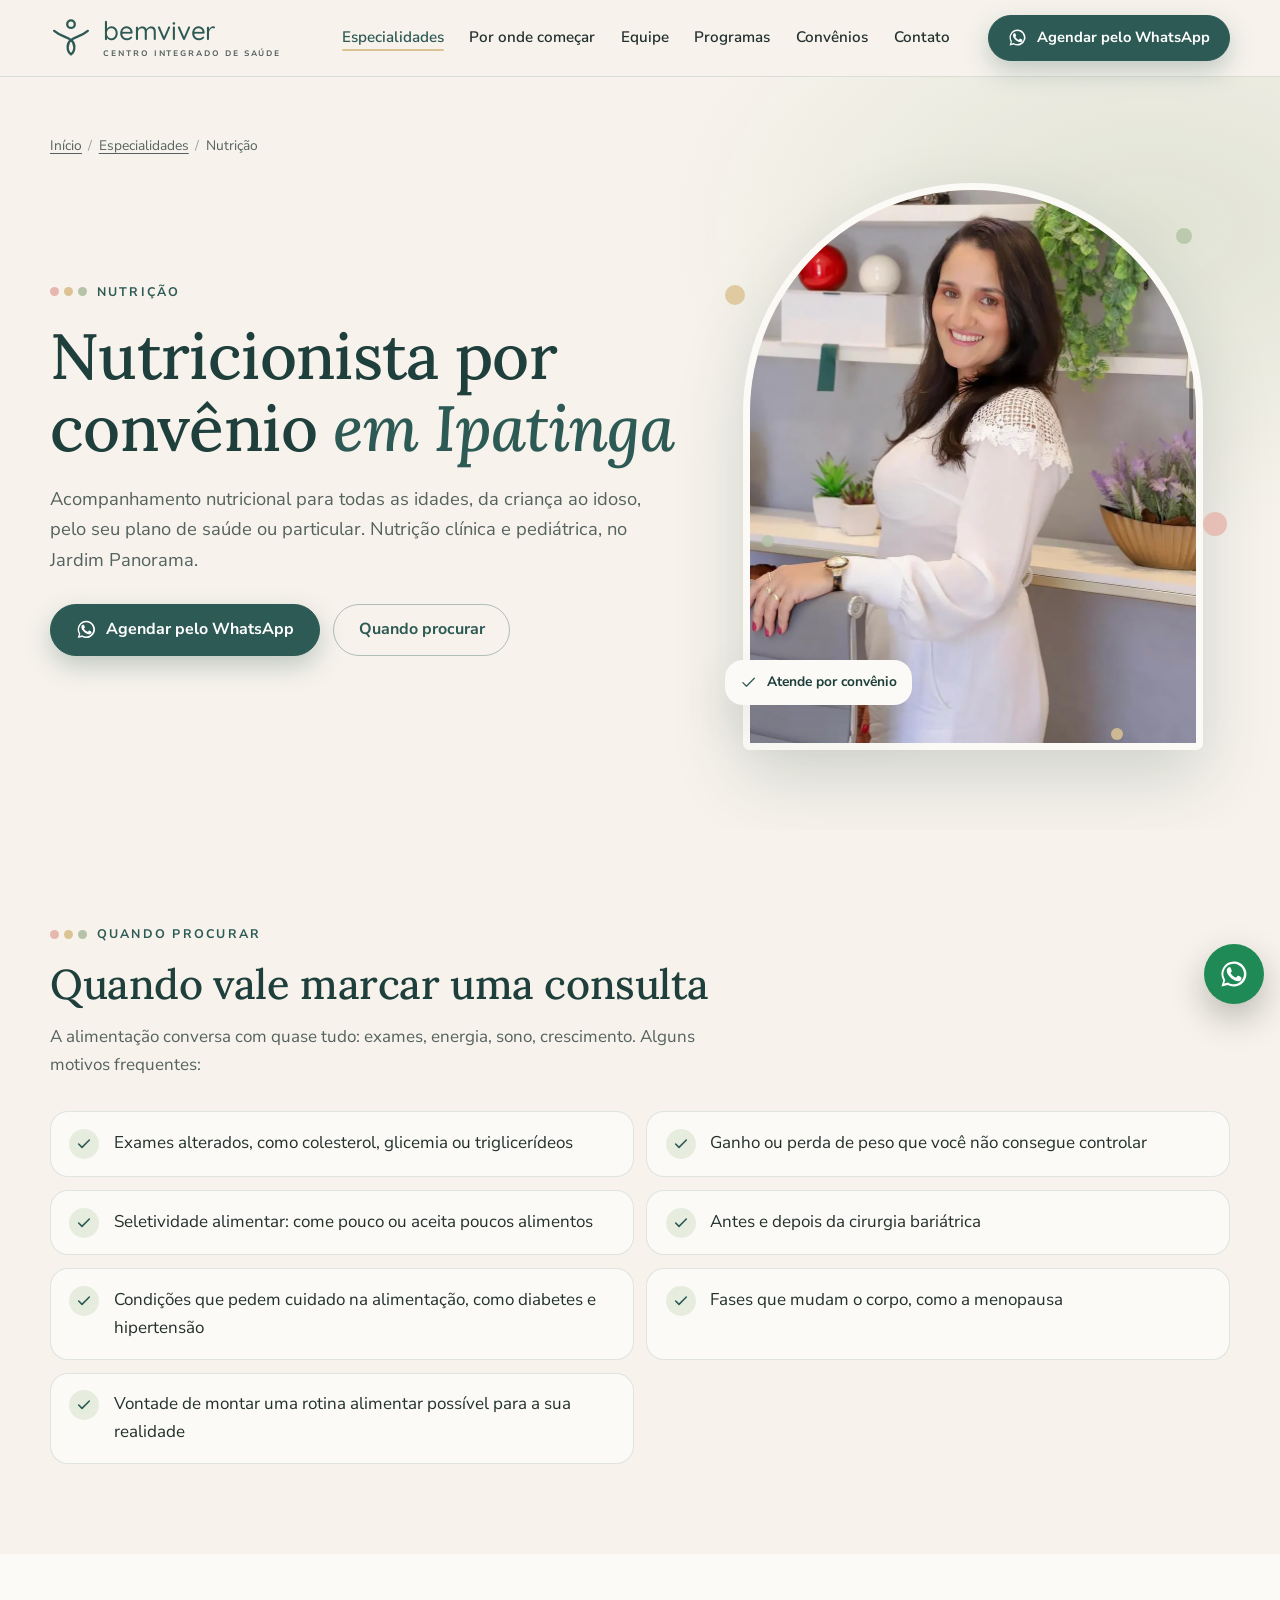
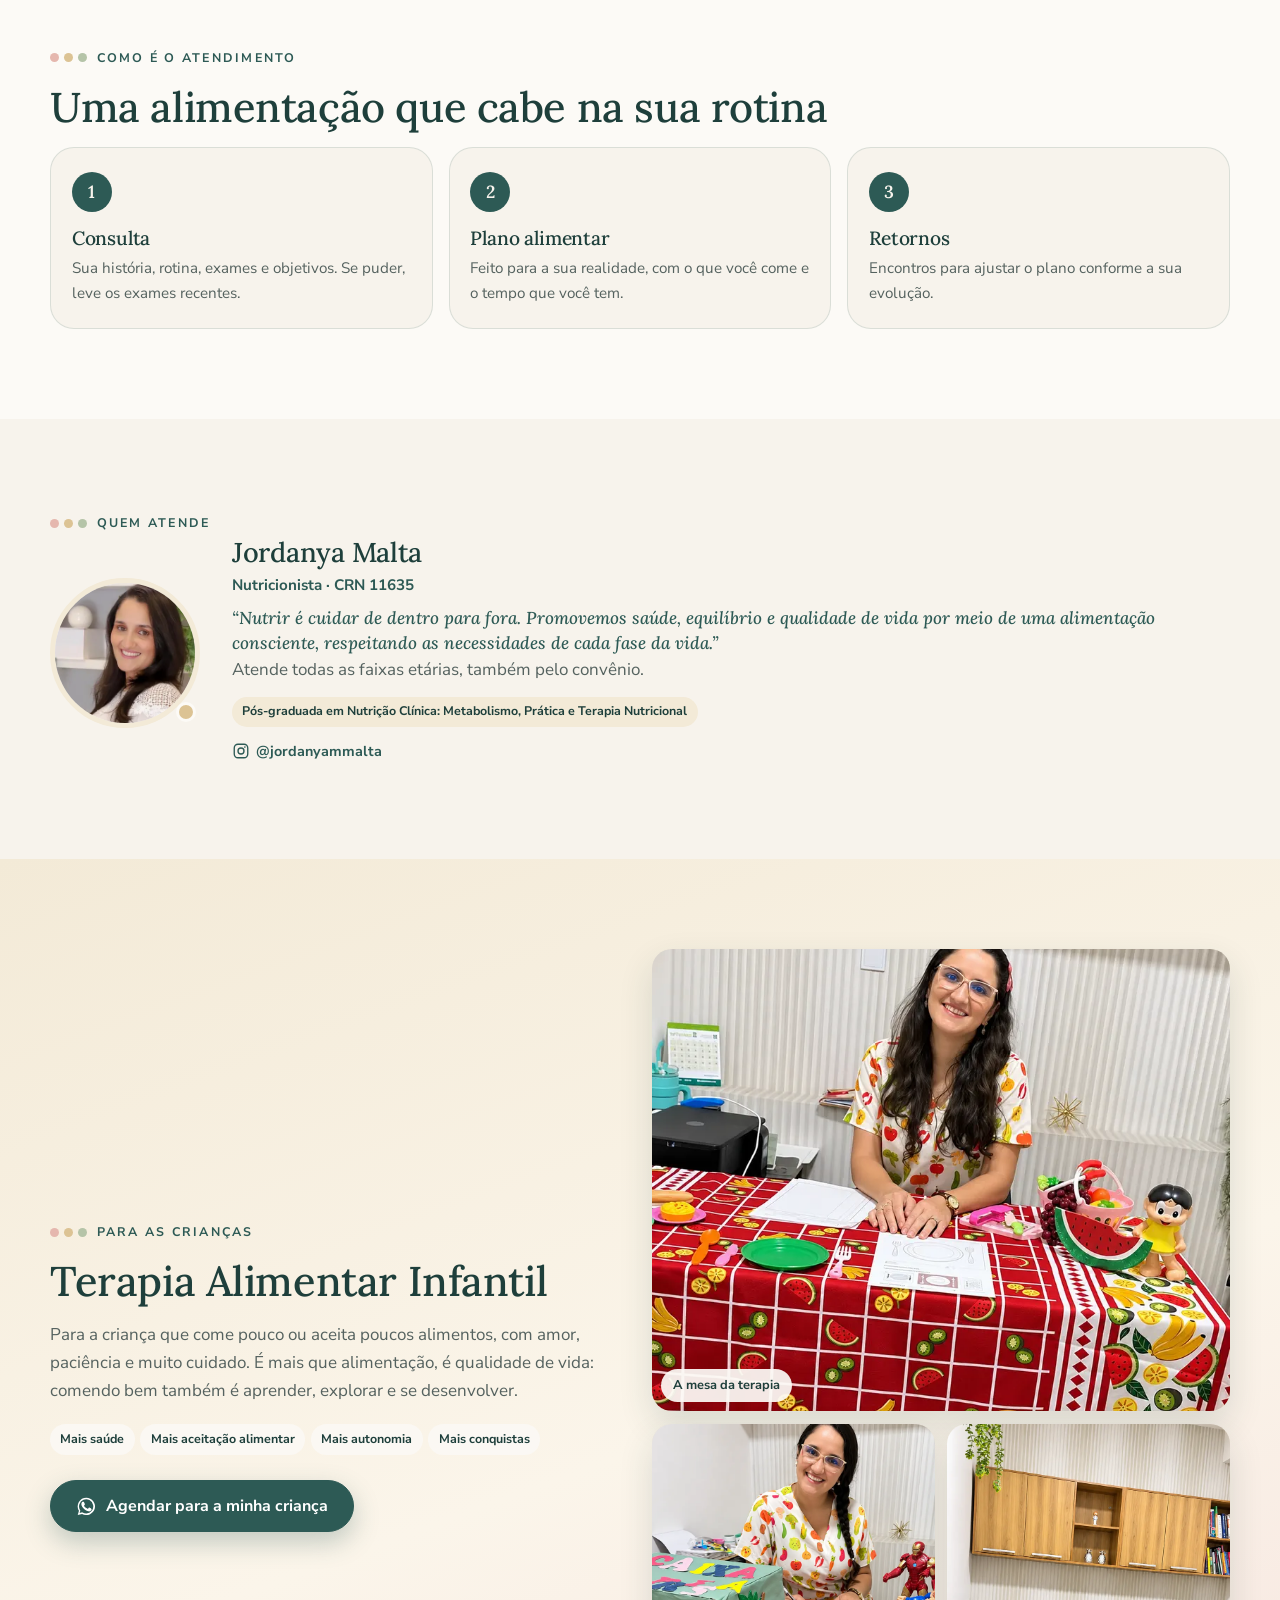
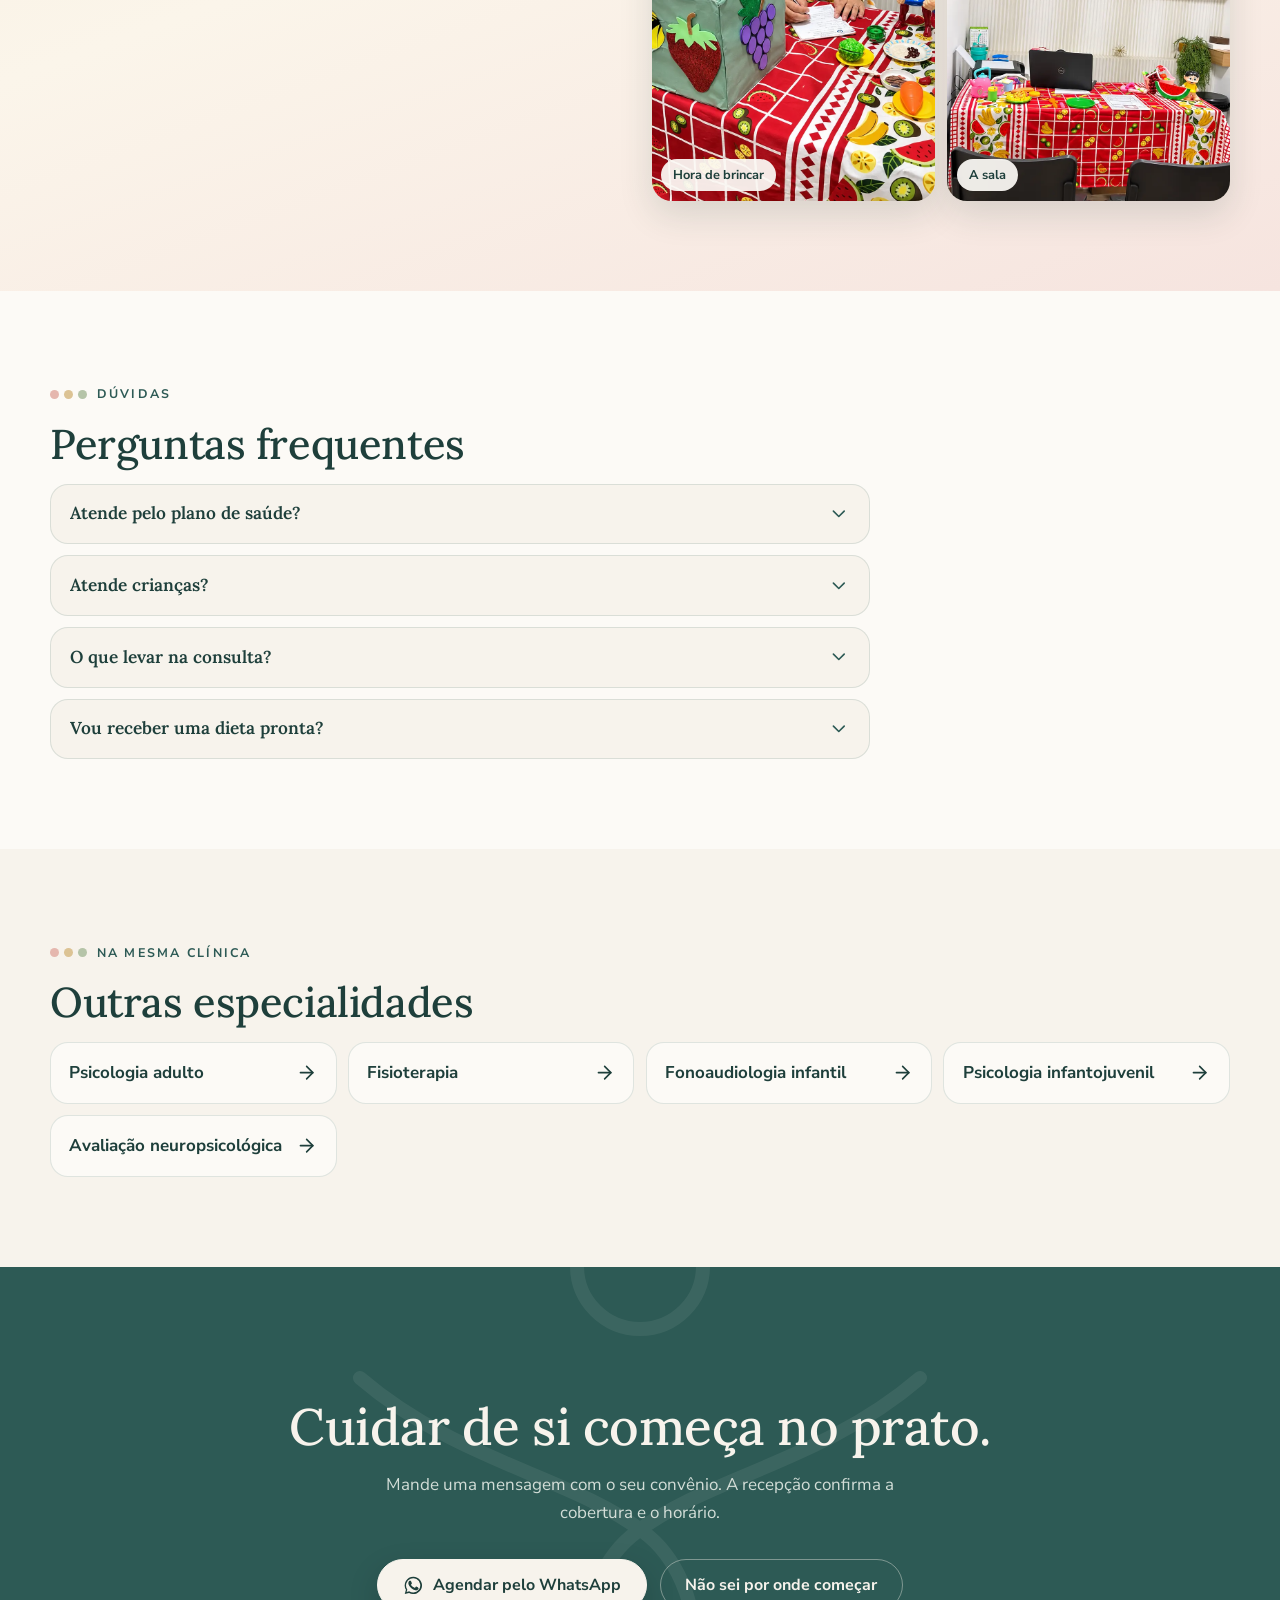
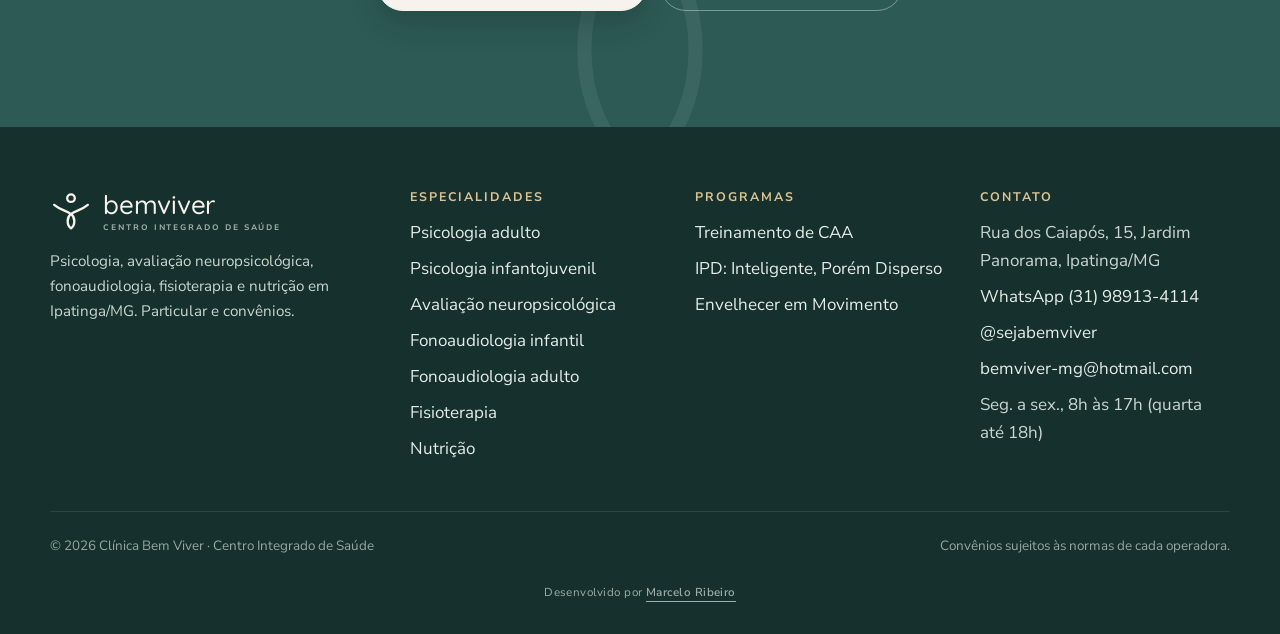
<file: especialidades/nutricao/index.html>
<!doctype html>
<html lang="pt-BR">
<head>
<!-- Google Analytics 4 (04/11/2026): conta os toques no WhatsApp pela medição otimizada -->
<script async src="https://www.googletagmanager.com/gtag/js?id=G-WRZ7HY3TYR"></script>
<script>
  window.dataLayer = window.dataLayer || [];
  function gtag(){dataLayer.push(arguments);}
  gtag('js', new Date());
  gtag('config', 'G-WRZ7HY3TYR');
  // Toque em qualquer link do WhatsApp vira o evento principal contato_whatsapp (04/11/2026)
  document.addEventListener('click', function(e){
    var a = e.target.closest && e.target.closest('a[href*="wa.me/"]');
    if (a) gtag('event', 'contato_whatsapp', { link_url: a.href, pagina: location.pathname });
  });
</script>
<!-- Microsoft Clarity (04/11/2026): gravação das visitas e mapa de calor -->
<script type="text/javascript">
  (function(c,l,a,r,i,t,y){
    c[a]=c[a]||function(){(c[a].q=c[a].q||[]).push(arguments)};
    t=l.createElement(r);t.async=1;t.src="https://www.clarity.ms/tag/"+i;
    y=l.getElementsByTagName(r)[0];y.parentNode.insertBefore(t,y);
  })(window, document, "clarity", "script", "z8gtgcn1j5");
</script>
<meta charset="utf-8">
<meta name="viewport" content="width=device-width, initial-scale=1">
<script>document.documentElement.className += " js";</script>
<title>Nutricionista por convênio em Ipatinga | Clínica Bem Viver</title>
<meta name="description" content="Nutricionista no Jardim Panorama, em Ipatinga/MG, para todas as idades: nutrição clínica e pediátrica, exames alterados, peso e alimentação seletiva. Por convênio e particular.">
<link rel="canonical" href="https://sejabemviver.com.br/especialidades/nutricao/">
<meta name="theme-color" content="#F7F3EC">
<meta property="og:type" content="website">
<meta property="og:locale" content="pt_BR">
<meta property="og:site_name" content="Clínica Bem Viver">
<meta property="og:title" content="Nutrição | Clínica Bem Viver, Ipatinga">
<meta property="og:description" content="Acompanhamento nutricional para todas as idades, pelo convênio ou particular.">
<meta property="og:url" content="https://sejabemviver.com.br/especialidades/nutricao/">
<meta property="og:image" content="https://sejabemviver.com.br/assets/img/og.jpg">
<meta name="twitter:card" content="summary_large_image">
<link rel="icon" href="../../favicon.svg" type="image/svg+xml">
<link rel="apple-touch-icon" href="../../apple-touch-icon.png">
<link rel="preconnect" href="https://fonts.googleapis.com">
<link rel="preconnect" href="https://fonts.gstatic.com" crossorigin>
<link rel="stylesheet" href="https://fonts.googleapis.com/css2?family=Lora:ital,wght@0,500;0,600;1,500&family=Nunito+Sans:wght@400;600;700;800&family=Quicksand:wght@500&display=swap">
<link rel="stylesheet" href="../../assets/css/site.css">
<script type="application/ld+json">
{"@context":"https://schema.org","@type":"BreadcrumbList","itemListElement":[
{"@type":"ListItem","position":1,"name":"Início","item":"https://sejabemviver.com.br/"},
{"@type":"ListItem","position":2,"name":"Nutrição","item":"https://sejabemviver.com.br/especialidades/nutricao/"}]}
</script>
</head>
<body>

<svg width="0" height="0" style="position:absolute" aria-hidden="true">
  <symbol id="bv-simbolo" viewBox="0 0 100 100"><circle cx="50" cy="17" r="9"/><path d="M10 33C24 45 40 47 50.5 55C60 62 61 81 50 89C39 81 40 62 49.5 55C60 47 76 45 90 33"/></symbol>
  <symbol id="i-zap" viewBox="0 0 24 24"><path d="M17.5 14.4c-.3-.2-1.7-.9-2-1-.3-.1-.5-.2-.7.1s-.8 1-.9 1.2c-.2.2-.3.2-.6.1-.3-.2-1.2-.5-2.3-1.4-.9-.8-1.4-1.7-1.6-2-.2-.3 0-.5.1-.6.1-.1.3-.3.4-.5.1-.2.2-.3.3-.5 0-.2 0-.4 0-.5 0-.2-.7-1.6-.9-2.2-.2-.5-.5-.5-.7-.5h-.6c-.2 0-.5.1-.8.4-.3.3-1 1-1 2.5s1.1 2.9 1.2 3.1c.1.2 2.1 3.2 5 4.4.7.3 1.2.5 1.7.6.7.2 1.3.2 1.8.1.6-.1 1.7-.7 1.9-1.4.2-.7.2-1.2.2-1.4-.1-.1-.3-.2-.6-.3ZM12 2a10 10 0 0 0-8.6 15.1L2 22l5-1.3A10 10 0 1 0 12 2Zm0 18.2c-1.6 0-3.2-.4-4.5-1.2l-.3-.2-3 .8.8-2.9-.2-.3A8.2 8.2 0 1 1 12 20.2Z"/></symbol>
  <symbol id="i-seta" viewBox="0 0 24 24"><path d="M5 12h14"/><path d="m12 5 7 7-7 7"/></symbol>
  <symbol id="i-check" viewBox="0 0 24 24"><path d="M20 6 9 17l-5-5"/></symbol>
  <symbol id="i-chevron" viewBox="0 0 24 24"><path d="m6 9 6 6 6-6"/></symbol>
  <symbol id="i-menu" viewBox="0 0 24 24"><path d="M4 5h16"/><path d="M4 12h16"/><path d="M4 19h16"/></symbol>
  <symbol id="i-x" viewBox="0 0 24 24"><path d="M18 6 6 18"/><path d="m6 6 12 12"/></symbol>
  <symbol id="i-insta" viewBox="0 0 24 24"><rect x="3" y="3" width="18" height="18" rx="5"/><circle cx="12" cy="12" r="4"/><circle cx="17.2" cy="6.8" r="1.1" fill="currentColor" stroke="none"/></symbol>
</svg>

<a class="pular" href="#conteudo">Pular para o conteúdo</a>

<header class="topo">
  <div class="wrap topo__linha">
    <a class="marca" href="../../" aria-label="Clínica Bem Viver, página inicial">
      <svg class="marca__simbolo" viewBox="0 0 100 100" aria-hidden="true"><use href="#bv-simbolo"/></svg>
      <span class="marca__texto"><span class="marca__nome">bemviver</span><span class="marca__sub">Centro integrado de saúde</span></span>
    </a>
    <nav class="menu" aria-label="Principal">
      <a href="../../#especialidades" aria-current="page">Especialidades</a>
      <a href="../../#comecar">Por onde começar</a>
      <a href="../../#equipe">Equipe</a>
      <a href="../../#programas">Programas</a>
      <a href="../../#convenios">Convênios</a>
      <a href="../../#contato">Contato</a>
    </nav>
    <a class="btn topo__cta" href="https://wa.me/5531989134114" data-zap="Olá! Vim pelo site da Bem Viver e gostaria de agendar uma consulta com a nutricionista." target="_blank" rel="noopener"><svg class="ic zap-ic" aria-hidden="true"><use href="#i-zap"/></svg><span>Agendar<span class="cta-mais"> pelo WhatsApp</span></span></a>
    <button class="menu-btn" type="button" aria-label="Abrir menu" aria-controls="gaveta" aria-expanded="false"><svg class="ic" aria-hidden="true"><use href="#i-menu"/></svg></button>
  </div>
</header>

<div class="gaveta" id="gaveta">
  <nav class="gaveta__painel" aria-label="Menu">
    <button class="menu-btn gaveta__fechar" type="button" aria-label="Fechar menu"><svg class="ic" aria-hidden="true"><use href="#i-x"/></svg></button>
    <a href="../../">Início</a>
    <a href="../../#comecar">Por onde começar</a>
    <a href="../../#equipe">Equipe</a>
    <a href="../../#programas">Programas</a>
    <a href="../../#convenios">Convênios</a>
    <a href="../../#contato">Contato</a>
    <p class="gaveta__grupo">Especialidades</p>
    <a href="../psicologia-adulto/">Psicologia adulto</a>
    <a href="../psicologia-infantil/">Psicologia infantojuvenil</a>
    <a href="../avaliacao-neuropsicologica/">Avaliação neuropsicológica</a>
    <a href="../fonoaudiologia-infantil/">Fonoaudiologia infantil</a>
    <a href="../fonoaudiologia-adulto/">Fonoaudiologia adulto</a>
    <a href="../fisioterapia/">Fisioterapia</a>
    <a href="../nutricao/" aria-current="page">Nutrição</a>
    <p class="gaveta__grupo">Programas</p>
    <a href="../../programas/treinamento-caa/">Treinamento de CAA</a>
    <a href="../../programas/ipd/">IPD: Inteligente, Porém Disperso</a>
    <a href="../../programas/envelhecer-em-movimento/">Envelhecer em Movimento</a>
    <a class="btn" href="https://wa.me/5531989134114" data-zap="Olá! Vim pelo site da Bem Viver e gostaria de agendar uma consulta com a nutricionista." target="_blank" rel="noopener"><svg class="ic zap-ic" aria-hidden="true"><use href="#i-zap"/></svg>Agendar pelo WhatsApp</a>
  </nav>
</div>

<main id="conteudo">

<section class="pag-topo" aria-labelledby="titulo">
  <div class="wrap">
    <ol class="trilha"><li><a href="../../">Início</a></li><li><a href="../../#especialidades">Especialidades</a></li><li aria-current="page">Nutrição</li></ol>
    <div class="pag-topo__grade">
      <div>
        <p class="olho">Nutrição</p>
        <h1 id="titulo">Nutricionista por convênio <em>em Ipatinga</em></h1>
        <p class="pag-topo__lead">Acompanhamento nutricional para todas as idades, da criança ao idoso, pelo seu plano de saúde ou particular. Nutrição clínica e pediátrica, no Jardim Panorama.</p>
        <div class="pag-topo__acoes">
          <a class="btn" href="https://wa.me/5531989134114" data-zap="Olá! Vim pelo site da Bem Viver e gostaria de agendar uma consulta com a nutricionista." target="_blank" rel="noopener"><svg class="ic zap-ic" aria-hidden="true"><use href="#i-zap"/></svg>Agendar pelo WhatsApp</a>
          <a class="btn btn--vazado" href="#sinais">Quando procurar</a>
        </div>
      </div>
      <figure class="pag-topo__foto tom-mel">
        <div class="moldura"><img src="../../assets/img/topo-nutricao.webp" width="900" height="1110" fetchpriority="high" decoding="async" alt="A nutricionista Jordanya Malta, sorrindo, de blusa branca, com a mão no encosto de uma cadeira"></div>
        <div class="pontos" data-pontos aria-hidden="true">
          <span class="ponto" style="--x:-4%;--y:18%;--t:20px;--c:var(--mel);--d:7s"><i></i></span>
          <span class="ponto" style="--x:94%;--y:8%;--t:16px;--c:var(--folha);--d:8s"><i></i></span>
          <span class="ponto" style="--x:100%;--y:58%;--t:24px;--c:var(--rosa);--d:6s"><i></i></span>
          <span class="ponto" style="--x:80%;--y:96%;--t:12px;--c:var(--mel);--d:9s"><i></i></span>
          <span class="ponto" style="--x:4%;--y:62%;--t:12px;--c:var(--folha);--d:7.5s"><i></i></span>
        </div>
        <span class="pag-topo__selo"><svg class="ic" aria-hidden="true"><use href="#i-check"/></svg>Atende por convênio</span>
      </figure>
    </div>
  </div>
</section>

<section class="bloco" id="sinais" aria-labelledby="t-sinais">
  <div class="wrap">
    <p class="olho">Quando procurar</p>
    <h2 id="t-sinais">Quando vale marcar uma consulta</h2>
    <p class="bloco__intro">A alimentação conversa com quase tudo: exames, energia, sono, crescimento. Alguns motivos frequentes:</p>
    <ul class="sinais" data-rev-grupo>
      <li data-rev><span class="sinais__ic"><svg class="ic" aria-hidden="true"><use href="#i-check"/></svg></span>Exames alterados, como colesterol, glicemia ou triglicerídeos</li>
      <li data-rev><span class="sinais__ic"><svg class="ic" aria-hidden="true"><use href="#i-check"/></svg></span>Ganho ou perda de peso que você não consegue controlar</li>
      <li data-rev><span class="sinais__ic"><svg class="ic" aria-hidden="true"><use href="#i-check"/></svg></span>Seletividade alimentar: come pouco ou aceita poucos alimentos</li>
      <li data-rev><span class="sinais__ic"><svg class="ic" aria-hidden="true"><use href="#i-check"/></svg></span>Antes e depois da cirurgia bariátrica</li>
      <li data-rev><span class="sinais__ic"><svg class="ic" aria-hidden="true"><use href="#i-check"/></svg></span>Condições que pedem cuidado na alimentação, como diabetes e hipertensão</li>
      <li data-rev><span class="sinais__ic"><svg class="ic" aria-hidden="true"><use href="#i-check"/></svg></span>Fases que mudam o corpo, como a menopausa</li>
      <li data-rev><span class="sinais__ic"><svg class="ic" aria-hidden="true"><use href="#i-check"/></svg></span>Vontade de montar uma rotina alimentar possível para a sua realidade</li>
    </ul>
  </div>
</section>

<section class="bloco bloco--papel" aria-labelledby="t-como">
  <div class="wrap">
    <p class="olho">Como é o atendimento</p>
    <h2 id="t-como">Uma alimentação que cabe na sua rotina</h2>
    <ol class="passos" data-rev-grupo>
      <li data-rev><h3>Consulta</h3><p>Sua história, rotina, exames e objetivos. Se puder, leve os exames recentes.</p></li>
      <li data-rev><h3>Plano alimentar</h3><p>Feito para a sua realidade, com o que você come e o tempo que você tem.</p></li>
      <li data-rev><h3>Retornos</h3><p>Encontros para ajustar o plano conforme a sua evolução.</p></li>
    </ol>
  </div>
</section>

<section class="bloco" aria-labelledby="t-quem">
  <div class="wrap">
    <p class="olho">Quem atende</p>
    <h2 id="t-quem" class="sr">Quem atende</h2>
    <div class="quem-atende tom-mel" data-rev>
      <div class="pessoa__foto"><img src="../../assets/img/eq-jordanya.webp" width="320" height="320" loading="lazy" decoding="async" alt="Jordanya Malta"></div>
      <div>
        <h3 style="font-size:1.7rem">Jordanya Malta</h3>
        <p class="pessoa__papel" style="margin:.4rem 0 .6rem">Nutricionista · CRN 11635</p>
        <p class="pessoa__frase">“Nutrir é cuidar de dentro para fora. Promovemos saúde, equilíbrio e qualidade de vida por meio de uma alimentação consciente, respeitando as necessidades de cada fase da vida.”</p>
        <p style="color:var(--tinta-suave);max-width:560px">Atende todas as faixas etárias, também pelo convênio.</p>
        <ul class="etiquetas" style="margin-top:.8rem"><li>Pós-graduada em Nutrição Clínica: Metabolismo, Prática e Terapia Nutricional</li></ul>
        <a class="pessoa__insta" href="https://www.instagram.com/jordanyammalta/" target="_blank" rel="noopener" style="margin-top:.8rem"><svg class="ic" aria-hidden="true"><use href="#i-insta"/></svg>@jordanyammalta</a>
      </div>
    </div>
  </div>
</section>

<!-- Terapia Alimentar Infantil (04/11/2026): nome e frases da arte da Jordanya que a Carine
     mandou. Fotos dos stories dela, sem as figurinhas de texto (limpas por ele e conferidas
     contra o print: mesmas pessoas e objetos). Nenhuma mostra criança. -->
<section class="bloco terapia" id="terapia-alimentar" aria-labelledby="t-terapia">
  <div class="wrap terapia__grade">
    <div data-rev>
      <p class="olho">Para as crianças</p>
      <h2 id="t-terapia">Terapia Alimentar Infantil</h2>
      <p class="bloco__intro" style="margin-bottom:1.2rem">Para a criança que come pouco ou aceita poucos alimentos, com amor, paciência e muito cuidado. É mais que alimentação, é qualidade de vida: comendo bem também é aprender, explorar e se desenvolver.</p>
      <ul class="etiquetas terapia__ganhos"><li>Mais saúde</li><li>Mais aceitação alimentar</li><li>Mais autonomia</li><li>Mais conquistas</li></ul>
      <a class="btn" style="margin-top:1.6rem" href="https://wa.me/5531989134114" data-zap="Olá! Vim pelo site da Bem Viver e queria agendar a Terapia Alimentar Infantil com a nutricionista." target="_blank" rel="noopener"><svg class="ic zap-ic" aria-hidden="true"><use href="#i-zap"/></svg>Agendar para a minha criança</a>
    </div>
    <div class="terapia__fotos" data-galeria data-rev>
      <a class="galeria__f" href="../../assets/img/nutri-terapia-mesa.webp"><img src="../../assets/img/nutri-terapia-mesa.webp" width="820" height="1025" loading="lazy" decoding="async" alt="A nutricionista Jordanya sorrindo à mesa da terapia, com toalha de frutas, pratinhos e brinquedos de comida"><span class="galeria__leg">A mesa da terapia</span></a>
      <a class="galeria__f" href="../../assets/img/nutri-terapia-caixa.webp"><img src="../../assets/img/nutri-terapia-caixa.webp" width="820" height="1450" loading="lazy" decoding="async" alt="Jordanya anotando ao lado de uma caixa decorada com frutas e de bonecos de super-heróis"><span class="galeria__leg">Hora de brincar</span></a>
      <a class="galeria__f" href="../../assets/img/nutri-terapia-sala.webp"><img src="../../assets/img/nutri-terapia-sala.webp" width="820" height="1457" loading="lazy" decoding="async" alt="A sala de nutrição arrumada para a terapia, com a mesa de frutas e duas cadeiras"><span class="galeria__leg">A sala</span></a>
    </div>
  </div>
</section>

<section class="bloco bloco--papel" aria-labelledby="t-faq">
  <div class="wrap">
    <p class="olho">Dúvidas</p>
    <h2 id="t-faq">Perguntas frequentes</h2>
    <div class="faq">
      <details><summary>Atende pelo plano de saúde?<svg class="ic" aria-hidden="true"><use href="#i-chevron"/></svg></summary><p>Sim, a nutrição atende por convênio. A cobertura varia de plano para plano: mande o nome do seu e a recepção confirma. Também há atendimento particular.</p></details>
      <details><summary>Atende crianças?<svg class="ic" aria-hidden="true"><use href="#i-chevron"/></svg></summary><p>Sim. O atendimento é para todas as faixas etárias, com nutrição pediátrica para as crianças.</p></details>
      <details><summary>O que levar na consulta?<svg class="ic" aria-hidden="true"><use href="#i-chevron"/></svg></summary><p>Exames recentes, se tiver, a lista de remédios e suplementos que você usa e, pelo convênio, a carteirinha.</p></details>
      <details><summary>Vou receber uma dieta pronta?<svg class="ic" aria-hidden="true"><use href="#i-chevron"/></svg></summary><p>O plano alimentar é montado a partir da sua rotina e dos seus objetivos, e ajustado nos retornos.</p></details>
    </div>
  </div>
</section>

<section class="bloco" aria-labelledby="t-outras">
  <div class="wrap">
    <p class="olho">Na mesma clínica</p>
    <h2 id="t-outras">Outras especialidades</h2>
    <nav class="outras" aria-label="Outras especialidades">
      <a href="../psicologia-adulto/">Psicologia adulto <svg class="ic" aria-hidden="true"><use href="#i-seta"/></svg></a>
      <a href="../fisioterapia/">Fisioterapia <svg class="ic" aria-hidden="true"><use href="#i-seta"/></svg></a>
      <a href="../fonoaudiologia-infantil/">Fonoaudiologia infantil <svg class="ic" aria-hidden="true"><use href="#i-seta"/></svg></a>
      <a href="../psicologia-infantil/">Psicologia infantojuvenil <svg class="ic" aria-hidden="true"><use href="#i-seta"/></svg></a>
      <a href="../avaliacao-neuropsicologica/">Avaliação neuropsicológica <svg class="ic" aria-hidden="true"><use href="#i-seta"/></svg></a>
    </nav>
  </div>
</section>

<section class="secao chamada" aria-labelledby="t-final">
  <svg class="chamada__simbolo" viewBox="0 0 100 100" aria-hidden="true"><use href="#bv-simbolo"/></svg>
  <div class="wrap" data-rev>
    <h2 id="t-final">Cuidar de si começa no prato.</h2>
    <p>Mande uma mensagem com o seu convênio. A recepção confirma a cobertura e o horário.</p>
    <div class="acoes">
      <a class="btn btn--claro" href="https://wa.me/5531989134114" data-zap="Olá! Vim pelo site da Bem Viver e gostaria de agendar uma consulta com a nutricionista." target="_blank" rel="noopener"><svg class="ic zap-ic" aria-hidden="true"><use href="#i-zap"/></svg>Agendar pelo WhatsApp</a>
      <a class="btn btn--linha-clara" href="../../#comecar">Não sei por onde começar</a>
    </div>
  </div>
</section>

</main>

<footer class="rodape">
  <div class="wrap">
    <div class="rodape__grade">
      <div>
        <a class="marca" href="../../" aria-label="Clínica Bem Viver, página inicial">
          <svg class="marca__simbolo" viewBox="0 0 100 100" aria-hidden="true"><use href="#bv-simbolo"/></svg>
          <span class="marca__texto"><span class="marca__nome">bemviver</span><span class="marca__sub">Centro integrado de saúde</span></span>
        </a>
        <p>Psicologia, avaliação neuropsicológica, fonoaudiologia, fisioterapia e nutrição em Ipatinga/MG. Particular e convênios.</p>
      </div>
      <div>
        <h2>Especialidades</h2>
        <ul>
          <li><a href="../psicologia-adulto/">Psicologia adulto</a></li>
          <li><a href="../psicologia-infantil/">Psicologia infantojuvenil</a></li>
          <li><a href="../avaliacao-neuropsicologica/">Avaliação neuropsicológica</a></li>
          <li><a href="../fonoaudiologia-infantil/">Fonoaudiologia infantil</a></li>
          <li><a href="../fonoaudiologia-adulto/">Fonoaudiologia adulto</a></li>
          <li><a href="../fisioterapia/">Fisioterapia</a></li>
          <li><a href="../nutricao/">Nutrição</a></li>
        </ul>
      </div>
      <div>
        <h2>Programas</h2>
        <ul>
          <li><a href="../../programas/treinamento-caa/">Treinamento de CAA</a></li>
          <li><a href="../../programas/ipd/">IPD: Inteligente, Porém Disperso</a></li>
          <li><a href="../../programas/envelhecer-em-movimento/">Envelhecer em Movimento</a></li>
        </ul>
      </div>
      <div>
        <h2>Contato</h2>
        <ul>
          <li>Rua dos Caiapós, 15, Jardim Panorama, Ipatinga/MG</li>
          <li><a href="https://wa.me/5531989134114" target="_blank" rel="noopener">WhatsApp (31) 98913-4114</a></li>
          <li><a href="https://www.instagram.com/sejabemviver/" target="_blank" rel="noopener">@sejabemviver</a></li>
          <li><a href="mailto:bemviver-mg@hotmail.com">bemviver-mg@hotmail.com</a></li>
          <li>Seg. a sex., 8h às 17h (quarta até 18h)</li>
        </ul>
      </div>
    </div>
    <div class="rodape__base">
      <span>© 2026 Clínica Bem Viver · Centro Integrado de Saúde</span>
      <span>Convênios sujeitos às normas de cada operadora.</span>
    </div>
    <p class="assinatura">Desenvolvido por <a href="https://marcel0gs.github.io/marcelo-ribeiro-digital/" target="_blank" rel="noopener">Marcelo Ribeiro</a></p>
  </div>
</footer>

<a class="zap" href="https://wa.me/5531989134114" data-zap="Olá! Vim pelo site da Bem Viver e gostaria de agendar uma consulta com a nutricionista." target="_blank" rel="noopener" aria-label="Agendar pelo WhatsApp"><svg class="zap-ic" viewBox="0 0 24 24" aria-hidden="true"><use href="#i-zap"/></svg></a>

<script src="../../assets/js/site.js" defer></script>
</body>
</html>
</file>
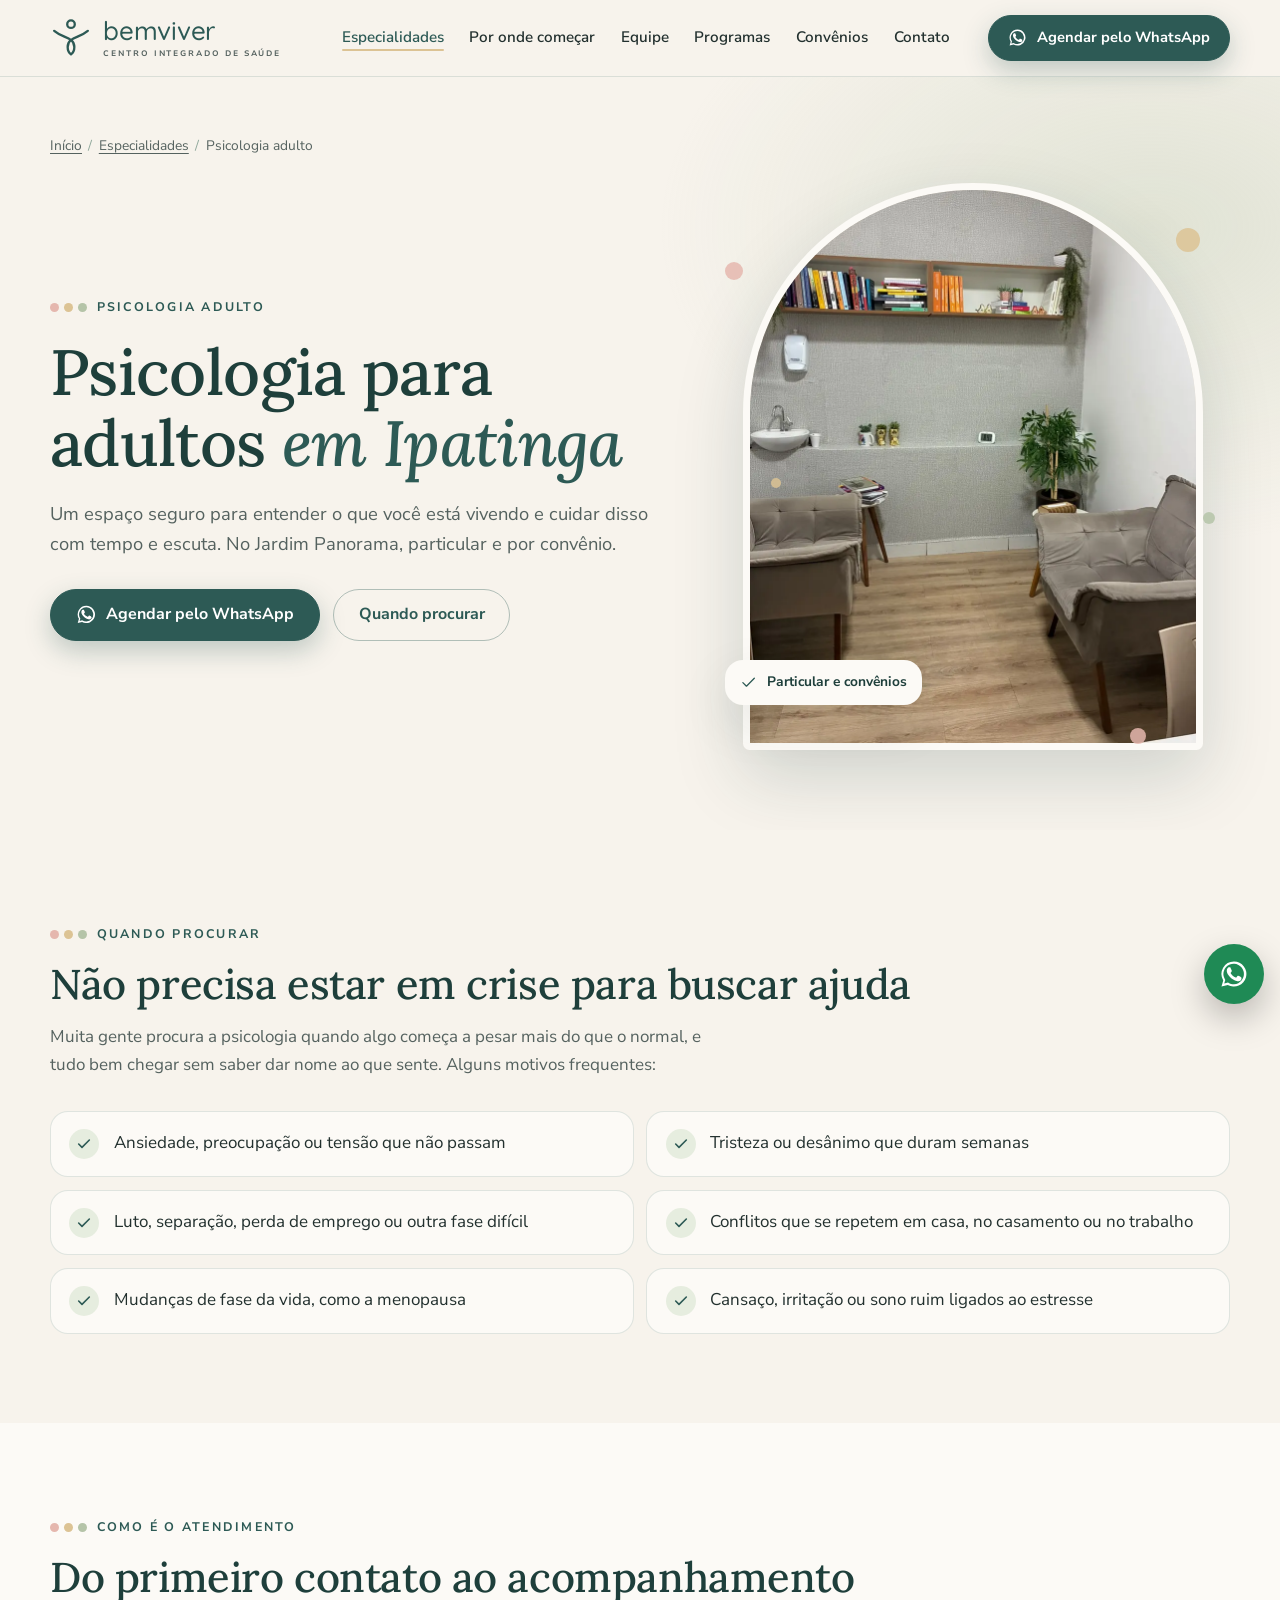
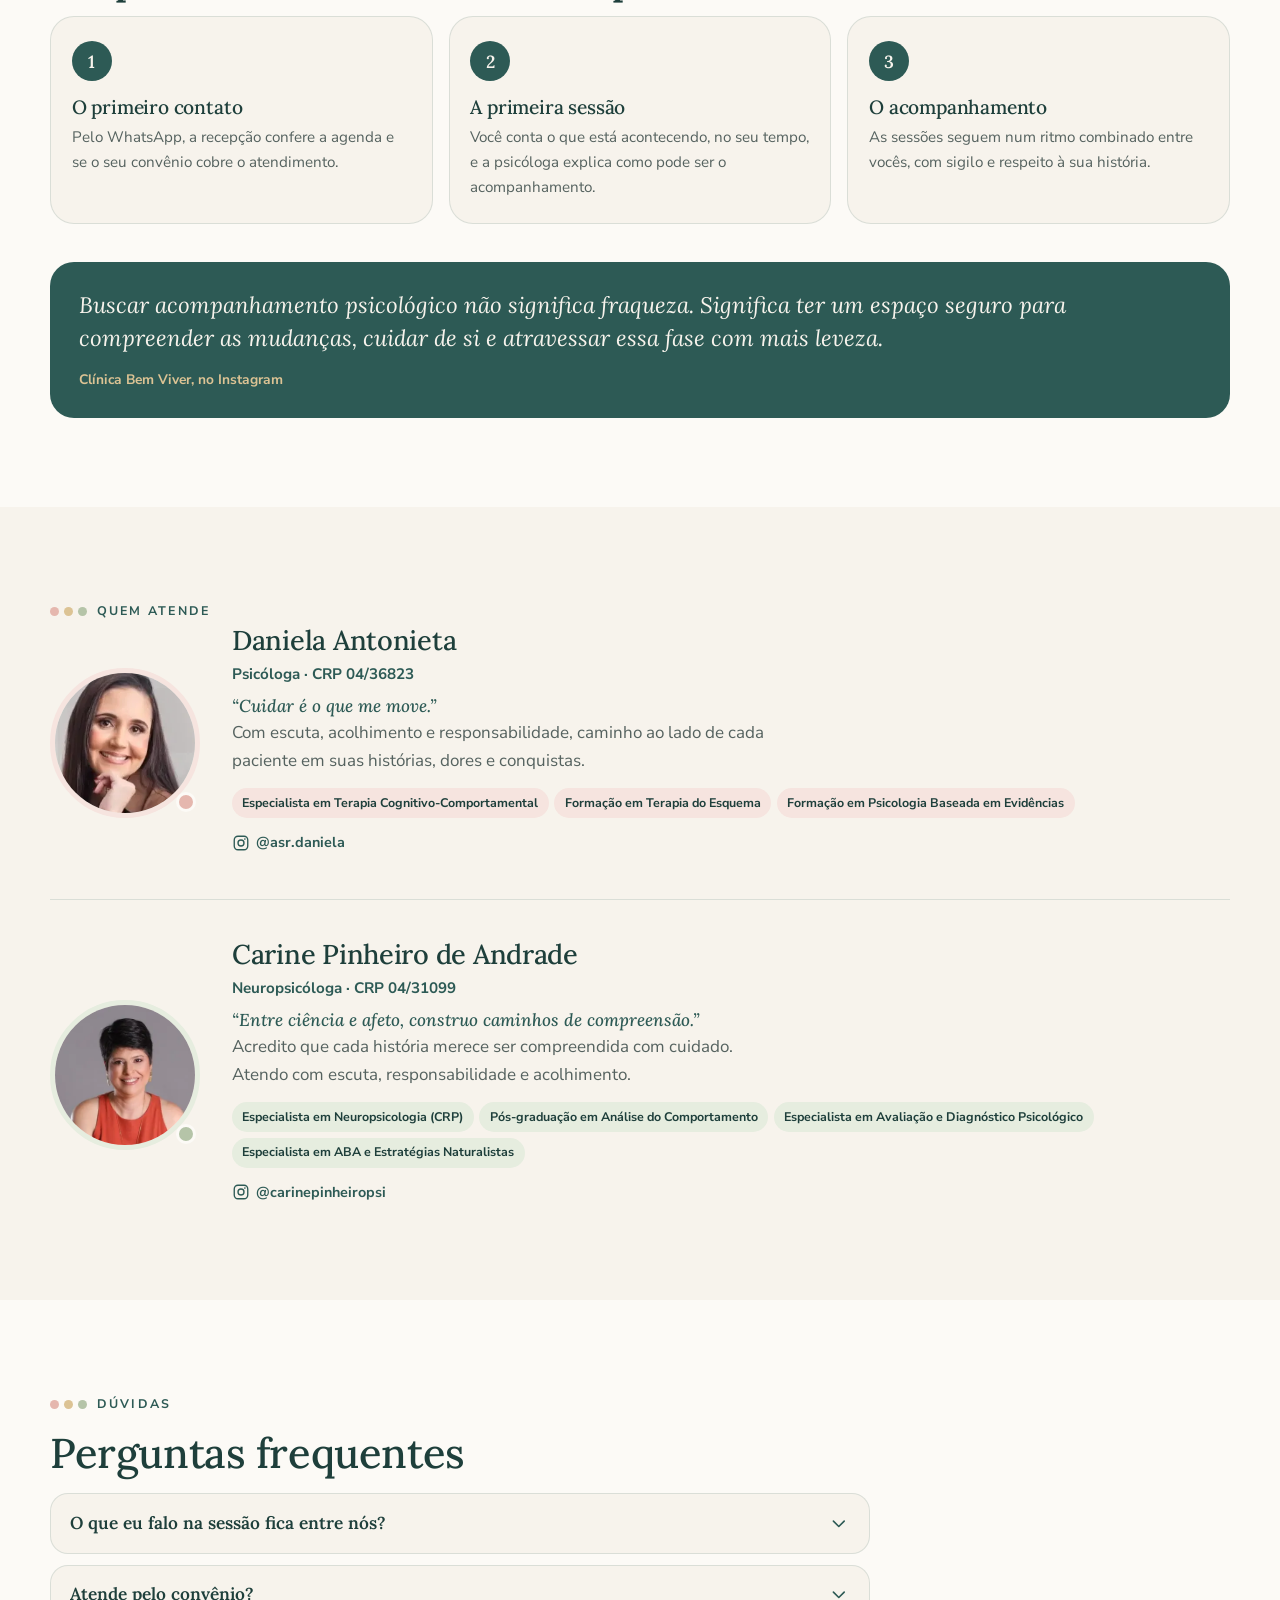
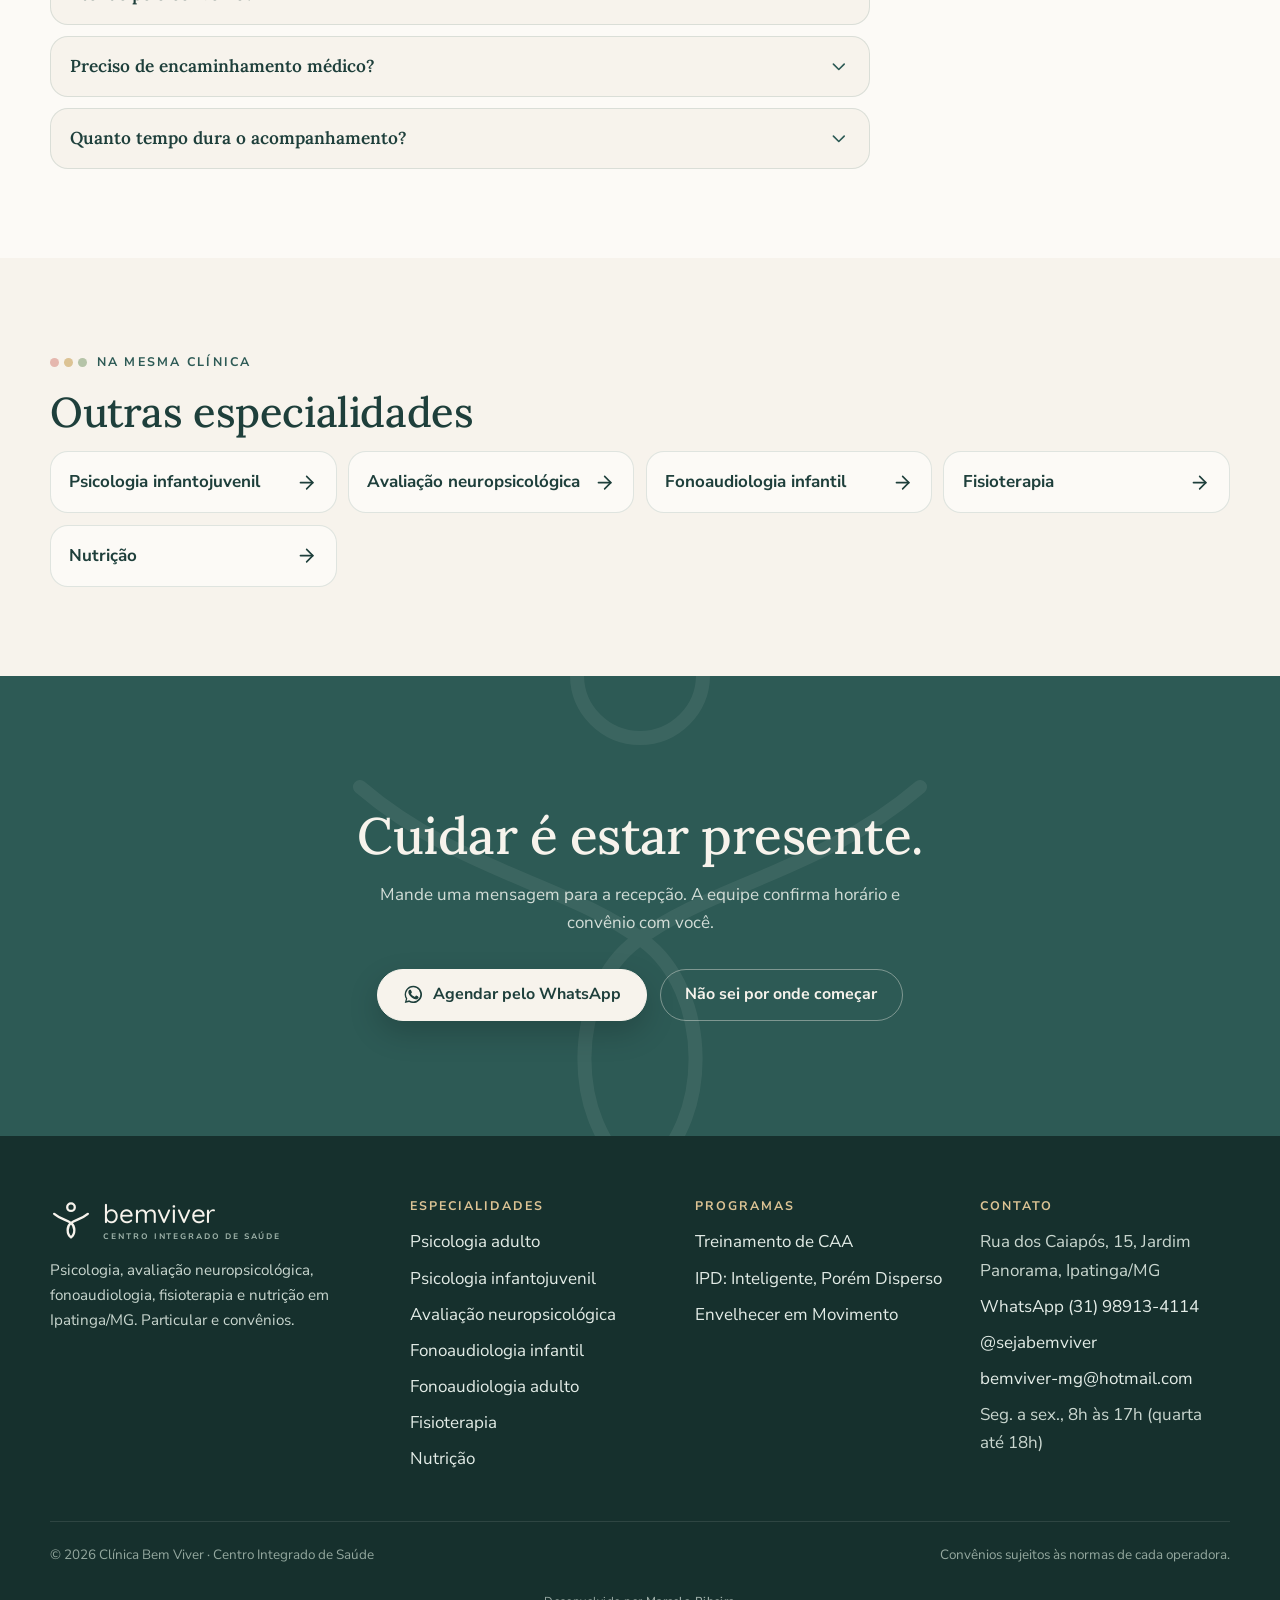
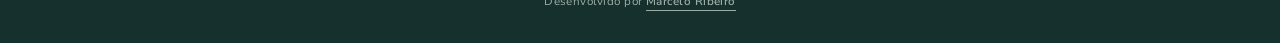
<file: especialidades/psicologia-adulto/index.html>
<!doctype html>
<html lang="pt-BR">
<head>
<!-- Google Analytics 4 (04/11/2026): conta os toques no WhatsApp pela medição otimizada -->
<script async src="https://www.googletagmanager.com/gtag/js?id=G-WRZ7HY3TYR"></script>
<script>
  window.dataLayer = window.dataLayer || [];
  function gtag(){dataLayer.push(arguments);}
  gtag('js', new Date());
  gtag('config', 'G-WRZ7HY3TYR');
  // Toque em qualquer link do WhatsApp vira o evento principal contato_whatsapp (04/11/2026)
  document.addEventListener('click', function(e){
    var a = e.target.closest && e.target.closest('a[href*="wa.me/"]');
    if (a) gtag('event', 'contato_whatsapp', { link_url: a.href, pagina: location.pathname });
  });
</script>
<!-- Microsoft Clarity (04/11/2026): gravação das visitas e mapa de calor -->
<script type="text/javascript">
  (function(c,l,a,r,i,t,y){
    c[a]=c[a]||function(){(c[a].q=c[a].q||[]).push(arguments)};
    t=l.createElement(r);t.async=1;t.src="https://www.clarity.ms/tag/"+i;
    y=l.getElementsByTagName(r)[0];y.parentNode.insertBefore(t,y);
  })(window, document, "clarity", "script", "z8gtgcn1j5");
</script>
<meta charset="utf-8">
<meta name="viewport" content="width=device-width, initial-scale=1">
<script>document.documentElement.className += " js";</script>
<title>Psicólogo para adultos em Ipatinga | Clínica Bem Viver</title>
<meta name="description" content="Psicologia para adultos no Jardim Panorama, em Ipatinga/MG: ansiedade, tristeza, luto, fases difíceis e mudanças da vida. Particular e convênios. Agende pelo WhatsApp.">
<link rel="canonical" href="https://sejabemviver.com.br/especialidades/psicologia-adulto/">
<meta name="theme-color" content="#F7F3EC">
<meta property="og:type" content="website">
<meta property="og:locale" content="pt_BR">
<meta property="og:site_name" content="Clínica Bem Viver">
<meta property="og:title" content="Psicologia para adultos | Clínica Bem Viver, Ipatinga">
<meta property="og:description" content="Um espaço seguro para entender o que você está vivendo. Particular e convênios.">
<meta property="og:url" content="https://sejabemviver.com.br/especialidades/psicologia-adulto/">
<meta property="og:image" content="https://sejabemviver.com.br/assets/img/og.jpg">
<meta name="twitter:card" content="summary_large_image">
<link rel="icon" href="../../favicon.svg" type="image/svg+xml">
<link rel="apple-touch-icon" href="../../apple-touch-icon.png">
<link rel="preconnect" href="https://fonts.googleapis.com">
<link rel="preconnect" href="https://fonts.gstatic.com" crossorigin>
<link rel="stylesheet" href="https://fonts.googleapis.com/css2?family=Lora:ital,wght@0,500;0,600;1,500&family=Nunito+Sans:wght@400;600;700;800&family=Quicksand:wght@500&display=swap">
<link rel="stylesheet" href="../../assets/css/site.css">
<script type="application/ld+json">
{"@context":"https://schema.org","@type":"BreadcrumbList","itemListElement":[
{"@type":"ListItem","position":1,"name":"Início","item":"https://sejabemviver.com.br/"},
{"@type":"ListItem","position":2,"name":"Psicologia adulto","item":"https://sejabemviver.com.br/especialidades/psicologia-adulto/"}]}
</script>
</head>
<body>

<svg width="0" height="0" style="position:absolute" aria-hidden="true">
  <symbol id="bv-simbolo" viewBox="0 0 100 100"><circle cx="50" cy="17" r="9"/><path d="M10 33C24 45 40 47 50.5 55C60 62 61 81 50 89C39 81 40 62 49.5 55C60 47 76 45 90 33"/></symbol>
  <symbol id="i-zap" viewBox="0 0 24 24"><path d="M17.5 14.4c-.3-.2-1.7-.9-2-1-.3-.1-.5-.2-.7.1s-.8 1-.9 1.2c-.2.2-.3.2-.6.1-.3-.2-1.2-.5-2.3-1.4-.9-.8-1.4-1.7-1.6-2-.2-.3 0-.5.1-.6.1-.1.3-.3.4-.5.1-.2.2-.3.3-.5 0-.2 0-.4 0-.5 0-.2-.7-1.6-.9-2.2-.2-.5-.5-.5-.7-.5h-.6c-.2 0-.5.1-.8.4-.3.3-1 1-1 2.5s1.1 2.9 1.2 3.1c.1.2 2.1 3.2 5 4.4.7.3 1.2.5 1.7.6.7.2 1.3.2 1.8.1.6-.1 1.7-.7 1.9-1.4.2-.7.2-1.2.2-1.4-.1-.1-.3-.2-.6-.3ZM12 2a10 10 0 0 0-8.6 15.1L2 22l5-1.3A10 10 0 1 0 12 2Zm0 18.2c-1.6 0-3.2-.4-4.5-1.2l-.3-.2-3 .8.8-2.9-.2-.3A8.2 8.2 0 1 1 12 20.2Z"/></symbol>
  <symbol id="i-seta" viewBox="0 0 24 24"><path d="M5 12h14"/><path d="m12 5 7 7-7 7"/></symbol>
  <symbol id="i-check" viewBox="0 0 24 24"><path d="M20 6 9 17l-5-5"/></symbol>
  <symbol id="i-chevron" viewBox="0 0 24 24"><path d="m6 9 6 6 6-6"/></symbol>
  <symbol id="i-menu" viewBox="0 0 24 24"><path d="M4 5h16"/><path d="M4 12h16"/><path d="M4 19h16"/></symbol>
  <symbol id="i-x" viewBox="0 0 24 24"><path d="M18 6 6 18"/><path d="m6 6 12 12"/></symbol>
  <symbol id="i-insta" viewBox="0 0 24 24"><rect x="3" y="3" width="18" height="18" rx="5"/><circle cx="12" cy="12" r="4"/><circle cx="17.2" cy="6.8" r="1.1" fill="currentColor" stroke="none"/></symbol>
</svg>

<a class="pular" href="#conteudo">Pular para o conteúdo</a>

<header class="topo">
  <div class="wrap topo__linha">
    <a class="marca" href="../../" aria-label="Clínica Bem Viver, página inicial">
      <svg class="marca__simbolo" viewBox="0 0 100 100" aria-hidden="true"><use href="#bv-simbolo"/></svg>
      <span class="marca__texto"><span class="marca__nome">bemviver</span><span class="marca__sub">Centro integrado de saúde</span></span>
    </a>
    <nav class="menu" aria-label="Principal">
      <a href="../../#especialidades" aria-current="page">Especialidades</a>
      <a href="../../#comecar">Por onde começar</a>
      <a href="../../#equipe">Equipe</a>
      <a href="../../#programas">Programas</a>
      <a href="../../#convenios">Convênios</a>
      <a href="../../#contato">Contato</a>
    </nav>
    <a class="btn topo__cta" href="https://wa.me/5531989134114" data-zap="Olá! Vim pelo site da Bem Viver e gostaria de agendar psicologia para adulto." target="_blank" rel="noopener"><svg class="ic zap-ic" aria-hidden="true"><use href="#i-zap"/></svg><span>Agendar<span class="cta-mais"> pelo WhatsApp</span></span></a>
    <button class="menu-btn" type="button" aria-label="Abrir menu" aria-controls="gaveta" aria-expanded="false"><svg class="ic" aria-hidden="true"><use href="#i-menu"/></svg></button>
  </div>
</header>

<div class="gaveta" id="gaveta">
  <nav class="gaveta__painel" aria-label="Menu">
    <button class="menu-btn gaveta__fechar" type="button" aria-label="Fechar menu"><svg class="ic" aria-hidden="true"><use href="#i-x"/></svg></button>
    <a href="../../">Início</a>
    <a href="../../#comecar">Por onde começar</a>
    <a href="../../#equipe">Equipe</a>
    <a href="../../#programas">Programas</a>
    <a href="../../#convenios">Convênios</a>
    <a href="../../#contato">Contato</a>
    <p class="gaveta__grupo">Especialidades</p>
    <a href="../psicologia-adulto/" aria-current="page">Psicologia adulto</a>
    <a href="../psicologia-infantil/">Psicologia infantojuvenil</a>
    <a href="../avaliacao-neuropsicologica/">Avaliação neuropsicológica</a>
    <a href="../fonoaudiologia-infantil/">Fonoaudiologia infantil</a>
    <a href="../fonoaudiologia-adulto/">Fonoaudiologia adulto</a>
    <a href="../fisioterapia/">Fisioterapia</a>
    <a href="../nutricao/">Nutrição</a>
    <p class="gaveta__grupo">Programas</p>
    <a href="../../programas/treinamento-caa/">Treinamento de CAA</a>
    <a href="../../programas/ipd/">IPD: Inteligente, Porém Disperso</a>
    <a href="../../programas/envelhecer-em-movimento/">Envelhecer em Movimento</a>
    <a class="btn" href="https://wa.me/5531989134114" data-zap="Olá! Vim pelo site da Bem Viver e gostaria de agendar psicologia para adulto." target="_blank" rel="noopener"><svg class="ic zap-ic" aria-hidden="true"><use href="#i-zap"/></svg>Agendar pelo WhatsApp</a>
  </nav>
</div>

<main id="conteudo">

<section class="pag-topo" aria-labelledby="titulo">
  <div class="wrap">
    <ol class="trilha"><li><a href="../../">Início</a></li><li><a href="../../#especialidades">Especialidades</a></li><li aria-current="page">Psicologia adulto</li></ol>
    <div class="pag-topo__grade">
      <div>
        <p class="olho">Psicologia adulto</p>
        <h1 id="titulo">Psicologia para adultos <em>em Ipatinga</em></h1>
        <p class="pag-topo__lead">Um espaço seguro para entender o que você está vivendo e cuidar disso com tempo e escuta. No Jardim Panorama, particular e por convênio.</p>
        <div class="pag-topo__acoes">
          <a class="btn" href="https://wa.me/5531989134114" data-zap="Olá! Vim pelo site da Bem Viver e gostaria de agendar psicologia para adulto." target="_blank" rel="noopener"><svg class="ic zap-ic" aria-hidden="true"><use href="#i-zap"/></svg>Agendar pelo WhatsApp</a>
          <a class="btn btn--vazado" href="#sinais">Quando procurar</a>
        </div>
      </div>
      <figure class="pag-topo__foto tom-folha">
        <div class="moldura"><img src="../../assets/img/topo-psicologia-adulto.webp" width="900" height="1110" fetchpriority="high" decoding="async" alt="Sala de atendimento da clínica, com duas poltronas cinza uma de frente para a outra, estante de livros e uma planta"></div>
        <div class="pontos" data-pontos aria-hidden="true">
          <span class="ponto" style="--x:-4%;--y:14%;--t:18px;--c:var(--rosa);--d:7s"><i></i></span>
          <span class="ponto" style="--x:94%;--y:8%;--t:24px;--c:var(--mel);--d:8s"><i></i></span>
          <span class="ponto" style="--x:100%;--y:58%;--t:12px;--c:var(--folha);--d:6s"><i></i></span>
          <span class="ponto" style="--x:84%;--y:96%;--t:16px;--c:var(--rosa);--d:9s"><i></i></span>
          <span class="ponto" style="--x:6%;--y:52%;--t:10px;--c:var(--mel);--d:7.5s"><i></i></span>
        </div>
        <span class="pag-topo__selo"><svg class="ic" aria-hidden="true"><use href="#i-check"/></svg>Particular e convênios</span>
      </figure>
    </div>
  </div>
</section>

<section class="bloco" id="sinais" aria-labelledby="t-sinais">
  <div class="wrap">
    <p class="olho">Quando procurar</p>
    <h2 id="t-sinais">Não precisa estar em crise para buscar ajuda</h2>
    <p class="bloco__intro">Muita gente procura a psicologia quando algo começa a pesar mais do que o normal, e tudo bem chegar sem saber dar nome ao que sente. Alguns motivos frequentes:</p>
    <ul class="sinais" data-rev-grupo>
      <li data-rev><span class="sinais__ic"><svg class="ic" aria-hidden="true"><use href="#i-check"/></svg></span>Ansiedade, preocupação ou tensão que não passam</li>
      <li data-rev><span class="sinais__ic"><svg class="ic" aria-hidden="true"><use href="#i-check"/></svg></span>Tristeza ou desânimo que duram semanas</li>
      <li data-rev><span class="sinais__ic"><svg class="ic" aria-hidden="true"><use href="#i-check"/></svg></span>Luto, separação, perda de emprego ou outra fase difícil</li>
      <li data-rev><span class="sinais__ic"><svg class="ic" aria-hidden="true"><use href="#i-check"/></svg></span>Conflitos que se repetem em casa, no casamento ou no trabalho</li>
      <li data-rev><span class="sinais__ic"><svg class="ic" aria-hidden="true"><use href="#i-check"/></svg></span>Mudanças de fase da vida, como a menopausa</li>
      <li data-rev><span class="sinais__ic"><svg class="ic" aria-hidden="true"><use href="#i-check"/></svg></span>Cansaço, irritação ou sono ruim ligados ao estresse</li>
    </ul>
  </div>
</section>

<section class="bloco bloco--papel" aria-labelledby="t-como">
  <div class="wrap">
    <p class="olho">Como é o atendimento</p>
    <h2 id="t-como">Do primeiro contato ao acompanhamento</h2>
    <ol class="passos" data-rev-grupo>
      <li data-rev><h3>O primeiro contato</h3><p>Pelo WhatsApp, a recepção confere a agenda e se o seu convênio cobre o atendimento.</p></li>
      <li data-rev><h3>A primeira sessão</h3><p>Você conta o que está acontecendo, no seu tempo, e a psicóloga explica como pode ser o acompanhamento.</p></li>
      <li data-rev><h3>O acompanhamento</h3><p>As sessões seguem num ritmo combinado entre vocês, com sigilo e respeito à sua história.</p></li>
    </ol>
    <figure class="citacao" data-rev>
      <blockquote>Buscar acompanhamento psicológico não significa fraqueza. Significa ter um espaço seguro para compreender as mudanças, cuidar de si e atravessar essa fase com mais leveza.</blockquote>
      <figcaption>Clínica Bem Viver, no Instagram</figcaption>
    </figure>
  </div>
</section>

<section class="bloco" aria-labelledby="t-quem">
  <div class="wrap">
    <p class="olho">Quem atende</p>
    <h2 id="t-quem" class="sr">Quem atende</h2>
    <div class="quem-atende tom-rosa" data-rev>
      <div class="pessoa__foto"><img src="../../assets/img/eq-daniela.webp" width="225" height="225" loading="lazy" decoding="async" alt="Daniela Antonieta"></div>
      <div>
        <h3 style="font-size:1.7rem">Daniela Antonieta</h3>
        <p class="pessoa__papel" style="margin:.4rem 0 .6rem">Psicóloga · CRP 04/36823</p>
        <p class="pessoa__frase">“Cuidar é o que me move.”</p>
        <p style="color:var(--tinta-suave);max-width:560px">Com escuta, acolhimento e responsabilidade, caminho ao lado de cada paciente em suas histórias, dores e conquistas.</p>
        <ul class="etiquetas" style="margin-top:.8rem"><li>Especialista em Terapia Cognitivo-Comportamental</li><li>Formação em Terapia do Esquema</li><li>Formação em Psicologia Baseada em Evidências</li></ul>
        <a class="pessoa__insta" href="https://www.instagram.com/asr.daniela/" target="_blank" rel="noopener" style="margin-top:.8rem"><svg class="ic" aria-hidden="true"><use href="#i-insta"/></svg>@asr.daniela</a>
      </div>
    </div>
    <div class="quem-atende tom-folha" data-rev>
      <div class="pessoa__foto"><img src="../../assets/img/eq-carine.webp" width="210" height="210" loading="lazy" decoding="async" alt="Carine Pinheiro de Andrade"></div>
      <div>
        <h3 style="font-size:1.7rem">Carine Pinheiro de Andrade</h3>
        <p class="pessoa__papel" style="margin:.4rem 0 .6rem">Neuropsicóloga · CRP 04/31099</p>
        <p class="pessoa__frase">“Entre ciência e afeto, construo caminhos de compreensão.”</p>
        <p style="color:var(--tinta-suave);max-width:560px">Acredito que cada história merece ser compreendida com cuidado. Atendo com escuta, responsabilidade e acolhimento.</p>
        <ul class="etiquetas" style="margin-top:.8rem"><li>Especialista em Neuropsicologia (CRP)</li><li>Pós-graduação em Análise do Comportamento</li><li>Especialista em Avaliação e Diagnóstico Psicológico</li><li>Especialista em ABA e Estratégias Naturalistas</li></ul>
        <a class="pessoa__insta" href="https://www.instagram.com/carinepinheiropsi/" target="_blank" rel="noopener" style="margin-top:.8rem"><svg class="ic" aria-hidden="true"><use href="#i-insta"/></svg>@carinepinheiropsi</a>
      </div>
    </div>
  </div>
</section>

<section class="bloco bloco--papel" aria-labelledby="t-faq">
  <div class="wrap">
    <p class="olho">Dúvidas</p>
    <h2 id="t-faq">Perguntas frequentes</h2>
    <div class="faq">
      <details><summary>O que eu falo na sessão fica entre nós?<svg class="ic" aria-hidden="true"><use href="#i-chevron"/></svg></summary><p>Sim. O sigilo faz parte do Código de Ética da psicologia e vale para tudo o que é dito no atendimento.</p></details>
      <details><summary>Atende pelo convênio?<svg class="ic" aria-hidden="true"><use href="#i-chevron"/></svg></summary><p>Sim, pelos convênios da clínica: Usisaúde, Vale, Copasa, Cemig Saúde, Cenibra, Cenibra Log, Fundaffemg e SulAmérica, conforme as regras de cada operadora. Também há atendimento particular.</p></details>
      <details><summary>Preciso de encaminhamento médico?<svg class="ic" aria-hidden="true"><use href="#i-chevron"/></svg></summary><p>No particular, não. Alguns convênios pedem guia ou encaminhamento: a recepção confirma o que o seu plano exige na hora de agendar.</p></details>
      <details><summary>Quanto tempo dura o acompanhamento?<svg class="ic" aria-hidden="true"><use href="#i-chevron"/></svg></summary><p>Depende de cada pessoa e do que a trouxe até aqui. Isso é conversado com a psicóloga ao longo do processo, sem prazo fixo prometido de antemão.</p></details>
    </div>
  </div>
</section>

<section class="bloco" aria-labelledby="t-outras">
  <div class="wrap">
    <p class="olho">Na mesma clínica</p>
    <h2 id="t-outras">Outras especialidades</h2>
    <nav class="outras" aria-label="Outras especialidades">
      <a href="../psicologia-infantil/">Psicologia infantojuvenil <svg class="ic" aria-hidden="true"><use href="#i-seta"/></svg></a>
      <a href="../avaliacao-neuropsicologica/">Avaliação neuropsicológica <svg class="ic" aria-hidden="true"><use href="#i-seta"/></svg></a>
      <a href="../fonoaudiologia-infantil/">Fonoaudiologia infantil <svg class="ic" aria-hidden="true"><use href="#i-seta"/></svg></a>
      <a href="../fisioterapia/">Fisioterapia <svg class="ic" aria-hidden="true"><use href="#i-seta"/></svg></a>
      <a href="../nutricao/">Nutrição <svg class="ic" aria-hidden="true"><use href="#i-seta"/></svg></a>
    </nav>
  </div>
</section>

<section class="secao chamada" aria-labelledby="t-final">
  <svg class="chamada__simbolo" viewBox="0 0 100 100" aria-hidden="true"><use href="#bv-simbolo"/></svg>
  <div class="wrap" data-rev>
    <h2 id="t-final">Cuidar é estar presente.</h2>
    <p>Mande uma mensagem para a recepção. A equipe confirma horário e convênio com você.</p>
    <div class="acoes">
      <a class="btn btn--claro" href="https://wa.me/5531989134114" data-zap="Olá! Vim pelo site da Bem Viver e gostaria de agendar psicologia para adulto." target="_blank" rel="noopener"><svg class="ic zap-ic" aria-hidden="true"><use href="#i-zap"/></svg>Agendar pelo WhatsApp</a>
      <a class="btn btn--linha-clara" href="../../#comecar">Não sei por onde começar</a>
    </div>
  </div>
</section>

</main>

<footer class="rodape">
  <div class="wrap">
    <div class="rodape__grade">
      <div>
        <a class="marca" href="../../" aria-label="Clínica Bem Viver, página inicial">
          <svg class="marca__simbolo" viewBox="0 0 100 100" aria-hidden="true"><use href="#bv-simbolo"/></svg>
          <span class="marca__texto"><span class="marca__nome">bemviver</span><span class="marca__sub">Centro integrado de saúde</span></span>
        </a>
        <p>Psicologia, avaliação neuropsicológica, fonoaudiologia, fisioterapia e nutrição em Ipatinga/MG. Particular e convênios.</p>
      </div>
      <div>
        <h2>Especialidades</h2>
        <ul>
          <li><a href="../psicologia-adulto/">Psicologia adulto</a></li>
          <li><a href="../psicologia-infantil/">Psicologia infantojuvenil</a></li>
          <li><a href="../avaliacao-neuropsicologica/">Avaliação neuropsicológica</a></li>
          <li><a href="../fonoaudiologia-infantil/">Fonoaudiologia infantil</a></li>
          <li><a href="../fonoaudiologia-adulto/">Fonoaudiologia adulto</a></li>
          <li><a href="../fisioterapia/">Fisioterapia</a></li>
          <li><a href="../nutricao/">Nutrição</a></li>
        </ul>
      </div>
      <div>
        <h2>Programas</h2>
        <ul>
          <li><a href="../../programas/treinamento-caa/">Treinamento de CAA</a></li>
          <li><a href="../../programas/ipd/">IPD: Inteligente, Porém Disperso</a></li>
          <li><a href="../../programas/envelhecer-em-movimento/">Envelhecer em Movimento</a></li>
        </ul>
      </div>
      <div>
        <h2>Contato</h2>
        <ul>
          <li>Rua dos Caiapós, 15, Jardim Panorama, Ipatinga/MG</li>
          <li><a href="https://wa.me/5531989134114" target="_blank" rel="noopener">WhatsApp (31) 98913-4114</a></li>
          <li><a href="https://www.instagram.com/sejabemviver/" target="_blank" rel="noopener">@sejabemviver</a></li>
          <li><a href="mailto:bemviver-mg@hotmail.com">bemviver-mg@hotmail.com</a></li>
          <li>Seg. a sex., 8h às 17h (quarta até 18h)</li>
        </ul>
      </div>
    </div>
    <div class="rodape__base">
      <span>© 2026 Clínica Bem Viver · Centro Integrado de Saúde</span>
      <span>Convênios sujeitos às normas de cada operadora.</span>
    </div>
    <p class="assinatura">Desenvolvido por <a href="https://marcel0gs.github.io/marcelo-ribeiro-digital/" target="_blank" rel="noopener">Marcelo Ribeiro</a></p>
  </div>
</footer>

<a class="zap" href="https://wa.me/5531989134114" data-zap="Olá! Vim pelo site da Bem Viver e gostaria de agendar psicologia para adulto." target="_blank" rel="noopener" aria-label="Agendar pelo WhatsApp"><svg class="zap-ic" viewBox="0 0 24 24" aria-hidden="true"><use href="#i-zap"/></svg></a>

<script src="../../assets/js/site.js" defer></script>
</body>
</html>
</file>
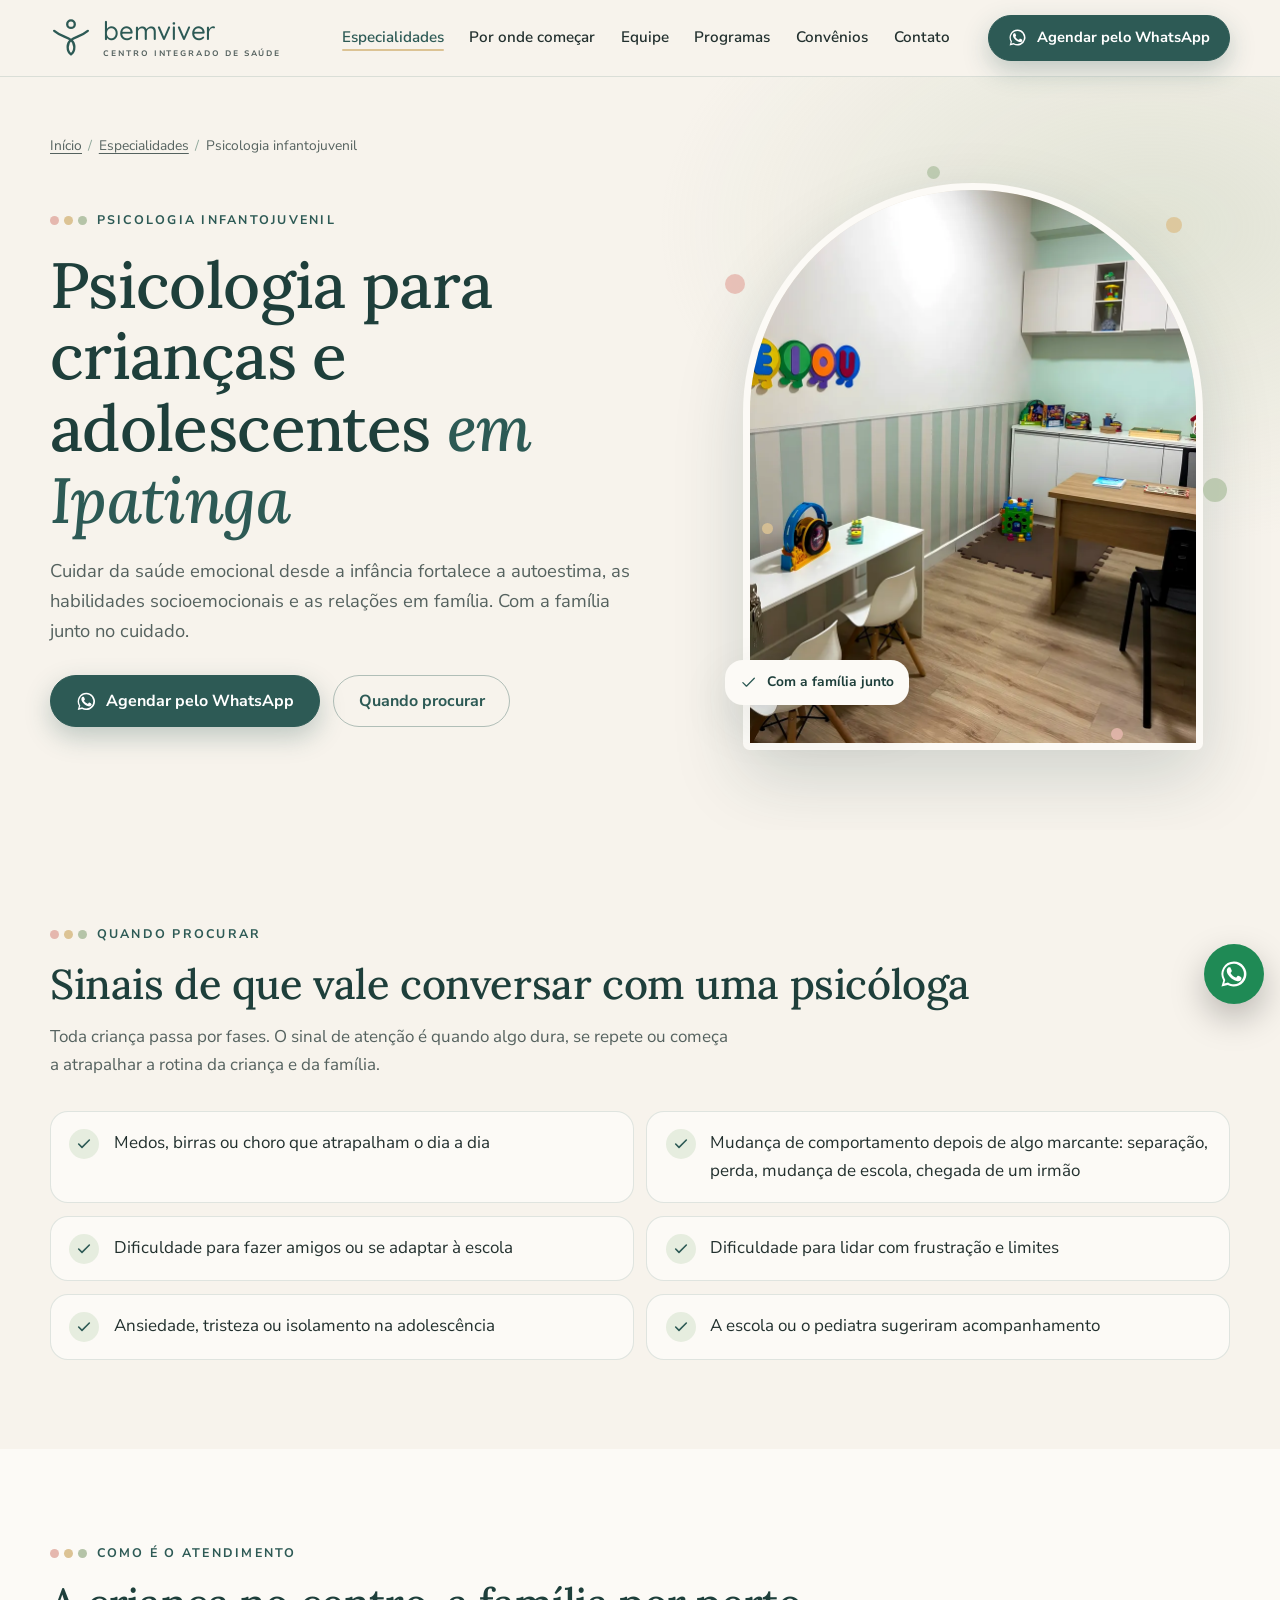
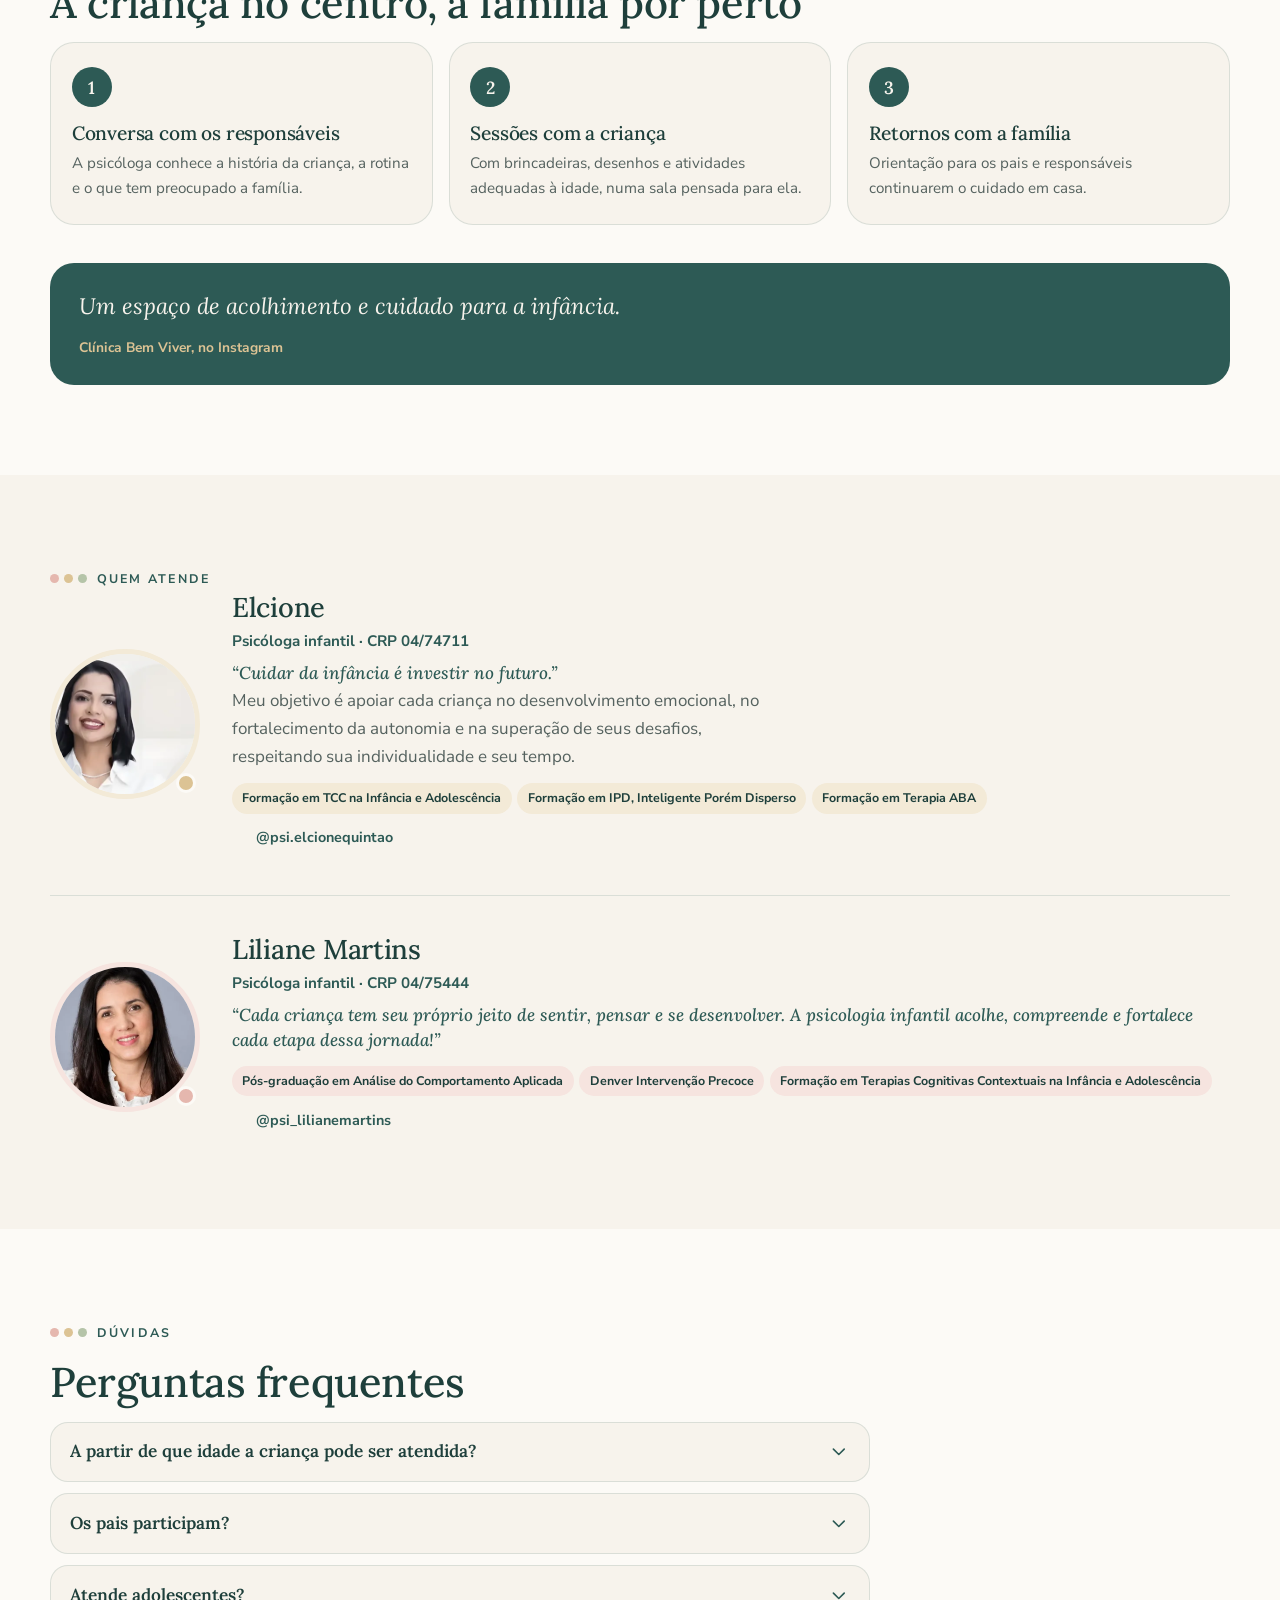
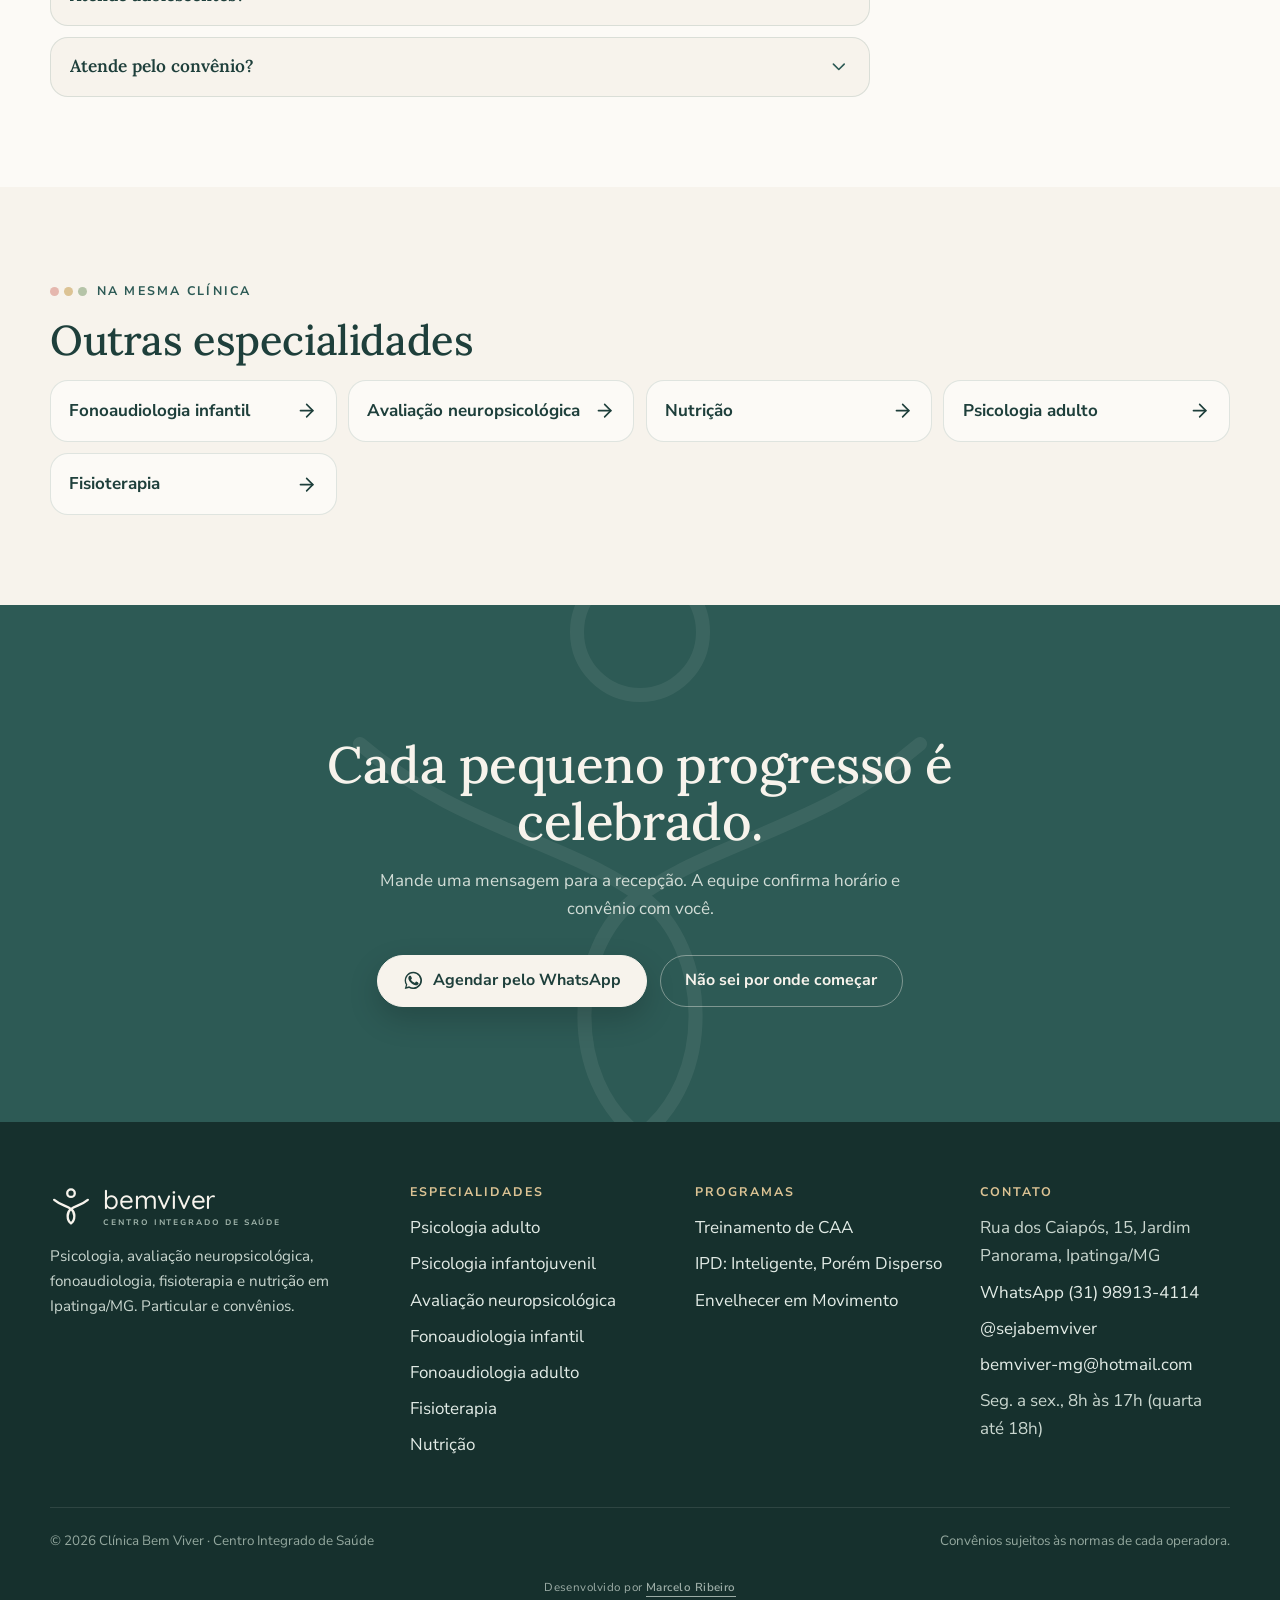
<file: especialidades/psicologia-infantil/index.html>
<!doctype html>
<html lang="pt-BR">
<head>
<!-- Google Analytics 4 (04/11/2026): conta os toques no WhatsApp pela medição otimizada -->
<script async src="https://www.googletagmanager.com/gtag/js?id=G-WRZ7HY3TYR"></script>
<script>
  window.dataLayer = window.dataLayer || [];
  function gtag(){dataLayer.push(arguments);}
  gtag('js', new Date());
  gtag('config', 'G-WRZ7HY3TYR');
  // Toque em qualquer link do WhatsApp vira o evento principal contato_whatsapp (04/11/2026)
  document.addEventListener('click', function(e){
    var a = e.target.closest && e.target.closest('a[href*="wa.me/"]');
    if (a) gtag('event', 'contato_whatsapp', { link_url: a.href, pagina: location.pathname });
  });
</script>
<!-- Microsoft Clarity (04/11/2026): gravação das visitas e mapa de calor -->
<script type="text/javascript">
  (function(c,l,a,r,i,t,y){
    c[a]=c[a]||function(){(c[a].q=c[a].q||[]).push(arguments)};
    t=l.createElement(r);t.async=1;t.src="https://www.clarity.ms/tag/"+i;
    y=l.getElementsByTagName(r)[0];y.parentNode.insertBefore(t,y);
  })(window, document, "clarity", "script", "z8gtgcn1j5");
</script>
<meta charset="utf-8">
<meta name="viewport" content="width=device-width, initial-scale=1">
<script>document.documentElement.className += " js";</script>
<title>Psicólogo infantil em Ipatinga | Clínica Bem Viver</title>
<meta name="description" content="Psicologia para crianças e adolescentes no Jardim Panorama, em Ipatinga/MG, com a família junto no cuidado. Medos, birras, escola, ansiedade. Particular e convênios.">
<link rel="canonical" href="https://sejabemviver.com.br/especialidades/psicologia-infantil/">
<meta name="theme-color" content="#F7F3EC">
<meta property="og:type" content="website">
<meta property="og:locale" content="pt_BR">
<meta property="og:site_name" content="Clínica Bem Viver">
<meta property="og:title" content="Psicologia infantojuvenil | Clínica Bem Viver, Ipatinga">
<meta property="og:description" content="Cuidar da saúde emocional desde a infância. Particular e convênios.">
<meta property="og:url" content="https://sejabemviver.com.br/especialidades/psicologia-infantil/">
<meta property="og:image" content="https://sejabemviver.com.br/assets/img/og.jpg">
<meta name="twitter:card" content="summary_large_image">
<link rel="icon" href="../../favicon.svg" type="image/svg+xml">
<link rel="apple-touch-icon" href="../../apple-touch-icon.png">
<link rel="preconnect" href="https://fonts.googleapis.com">
<link rel="preconnect" href="https://fonts.gstatic.com" crossorigin>
<link rel="stylesheet" href="https://fonts.googleapis.com/css2?family=Lora:ital,wght@0,500;0,600;1,500&family=Nunito+Sans:wght@400;600;700;800&family=Quicksand:wght@500&display=swap">
<link rel="stylesheet" href="../../assets/css/site.css">
<script type="application/ld+json">
{"@context":"https://schema.org","@type":"BreadcrumbList","itemListElement":[
{"@type":"ListItem","position":1,"name":"Início","item":"https://sejabemviver.com.br/"},
{"@type":"ListItem","position":2,"name":"Psicologia infantojuvenil","item":"https://sejabemviver.com.br/especialidades/psicologia-infantil/"}]}
</script>
</head>
<body>

<svg width="0" height="0" style="position:absolute" aria-hidden="true">
  <symbol id="bv-simbolo" viewBox="0 0 100 100"><circle cx="50" cy="17" r="9"/><path d="M10 33C24 45 40 47 50.5 55C60 62 61 81 50 89C39 81 40 62 49.5 55C60 47 76 45 90 33"/></symbol>
  <symbol id="i-zap" viewBox="0 0 24 24"><path d="M17.5 14.4c-.3-.2-1.7-.9-2-1-.3-.1-.5-.2-.7.1s-.8 1-.9 1.2c-.2.2-.3.2-.6.1-.3-.2-1.2-.5-2.3-1.4-.9-.8-1.4-1.7-1.6-2-.2-.3 0-.5.1-.6.1-.1.3-.3.4-.5.1-.2.2-.3.3-.5 0-.2 0-.4 0-.5 0-.2-.7-1.6-.9-2.2-.2-.5-.5-.5-.7-.5h-.6c-.2 0-.5.1-.8.4-.3.3-1 1-1 2.5s1.1 2.9 1.2 3.1c.1.2 2.1 3.2 5 4.4.7.3 1.2.5 1.7.6.7.2 1.3.2 1.8.1.6-.1 1.7-.7 1.9-1.4.2-.7.2-1.2.2-1.4-.1-.1-.3-.2-.6-.3ZM12 2a10 10 0 0 0-8.6 15.1L2 22l5-1.3A10 10 0 1 0 12 2Zm0 18.2c-1.6 0-3.2-.4-4.5-1.2l-.3-.2-3 .8.8-2.9-.2-.3A8.2 8.2 0 1 1 12 20.2Z"/></symbol>
  <symbol id="i-seta" viewBox="0 0 24 24"><path d="M5 12h14"/><path d="m12 5 7 7-7 7"/></symbol>
  <symbol id="i-check" viewBox="0 0 24 24"><path d="M20 6 9 17l-5-5"/></symbol>
  <symbol id="i-chevron" viewBox="0 0 24 24"><path d="m6 9 6 6 6-6"/></symbol>
  <symbol id="i-menu" viewBox="0 0 24 24"><path d="M4 5h16"/><path d="M4 12h16"/><path d="M4 19h16"/></symbol>
  <symbol id="i-x" viewBox="0 0 24 24"><path d="M18 6 6 18"/><path d="m6 6 12 12"/></symbol>
  <symbol id="i-cal" viewBox="0 0 24 24"><path d="M12.127 21H5a2 2 0 0 1-2-2V5a2 2 0 0 1 2-2h14a2 2 0 0 1 2 2v5.125"/><path d="M14.62 17.8A2.25 2.25 0 1 1 18 14.836a2.25 2.25 0 1 1 3.38 2.966l-2.626 2.856a.998.998 0 0 1-1.507 0z"/><path d="M16 2v3"/><path d="M3 9h18"/><path d="M8 2v3"/></symbol>
</svg>

<a class="pular" href="#conteudo">Pular para o conteúdo</a>

<header class="topo">
  <div class="wrap topo__linha">
    <a class="marca" href="../../" aria-label="Clínica Bem Viver, página inicial">
      <svg class="marca__simbolo" viewBox="0 0 100 100" aria-hidden="true"><use href="#bv-simbolo"/></svg>
      <span class="marca__texto"><span class="marca__nome">bemviver</span><span class="marca__sub">Centro integrado de saúde</span></span>
    </a>
    <nav class="menu" aria-label="Principal">
      <a href="../../#especialidades" aria-current="page">Especialidades</a>
      <a href="../../#comecar">Por onde começar</a>
      <a href="../../#equipe">Equipe</a>
      <a href="../../#programas">Programas</a>
      <a href="../../#convenios">Convênios</a>
      <a href="../../#contato">Contato</a>
    </nav>
    <a class="btn topo__cta" href="https://wa.me/5531989134114" data-zap="Olá! Vim pelo site da Bem Viver e gostaria de agendar psicologia infantil para o meu filho ou a minha filha." target="_blank" rel="noopener"><svg class="ic zap-ic" aria-hidden="true"><use href="#i-zap"/></svg><span>Agendar<span class="cta-mais"> pelo WhatsApp</span></span></a>
    <button class="menu-btn" type="button" aria-label="Abrir menu" aria-controls="gaveta" aria-expanded="false"><svg class="ic" aria-hidden="true"><use href="#i-menu"/></svg></button>
  </div>
</header>

<div class="gaveta" id="gaveta">
  <nav class="gaveta__painel" aria-label="Menu">
    <button class="menu-btn gaveta__fechar" type="button" aria-label="Fechar menu"><svg class="ic" aria-hidden="true"><use href="#i-x"/></svg></button>
    <a href="../../">Início</a>
    <a href="../../#comecar">Por onde começar</a>
    <a href="../../#equipe">Equipe</a>
    <a href="../../#programas">Programas</a>
    <a href="../../#convenios">Convênios</a>
    <a href="../../#contato">Contato</a>
    <p class="gaveta__grupo">Especialidades</p>
    <a href="../psicologia-adulto/">Psicologia adulto</a>
    <a href="../psicologia-infantil/" aria-current="page">Psicologia infantojuvenil</a>
    <a href="../avaliacao-neuropsicologica/">Avaliação neuropsicológica</a>
    <a href="../fonoaudiologia-infantil/">Fonoaudiologia infantil</a>
    <a href="../fonoaudiologia-adulto/">Fonoaudiologia adulto</a>
    <a href="../fisioterapia/">Fisioterapia</a>
    <a href="../nutricao/">Nutrição</a>
    <p class="gaveta__grupo">Programas</p>
    <a href="../../programas/treinamento-caa/">Treinamento de CAA</a>
    <a href="../../programas/ipd/">IPD: Inteligente, Porém Disperso</a>
    <a href="../../programas/envelhecer-em-movimento/">Envelhecer em Movimento</a>
    <a class="btn" href="https://wa.me/5531989134114" data-zap="Olá! Vim pelo site da Bem Viver e gostaria de agendar psicologia infantil para o meu filho ou a minha filha." target="_blank" rel="noopener"><svg class="ic zap-ic" aria-hidden="true"><use href="#i-zap"/></svg>Agendar pelo WhatsApp</a>
  </nav>
</div>

<main id="conteudo">

<section class="pag-topo" aria-labelledby="titulo">
  <div class="wrap">
    <ol class="trilha"><li><a href="../../">Início</a></li><li><a href="../../#especialidades">Especialidades</a></li><li aria-current="page">Psicologia infantojuvenil</li></ol>
    <div class="pag-topo__grade">
      <div>
        <p class="olho">Psicologia infantojuvenil</p>
        <h1 id="titulo">Psicologia para crianças e adolescentes <em>em Ipatinga</em></h1>
        <p class="pag-topo__lead">Cuidar da saúde emocional desde a infância fortalece a autoestima, as habilidades socioemocionais e as relações em família. Com a família junto no cuidado.</p>
        <div class="pag-topo__acoes">
          <a class="btn" href="https://wa.me/5531989134114" data-zap="Olá! Vim pelo site da Bem Viver e gostaria de agendar psicologia infantil para o meu filho ou a minha filha." target="_blank" rel="noopener"><svg class="ic zap-ic" aria-hidden="true"><use href="#i-zap"/></svg>Agendar pelo WhatsApp</a>
          <a class="btn btn--vazado" href="#sinais">Quando procurar</a>
        </div>
      </div>
      <figure class="pag-topo__foto tom-rosa">
        <div class="moldura"><img src="../../assets/img/topo-infantil.webp" width="900" height="1110" fetchpriority="high" decoding="async" alt="Sala infantil da clínica com parede verde-clara, letras coloridas, mesinha branca com cadeirinhas e brinquedos"></div>
        <div class="pontos" data-pontos aria-hidden="true">
          <span class="ponto" style="--x:-4%;--y:16%;--t:20px;--c:var(--rosa);--d:7s"><i></i></span>
          <span class="ponto" style="--x:92%;--y:6%;--t:16px;--c:var(--mel);--d:8s"><i></i></span>
          <span class="ponto" style="--x:100%;--y:52%;--t:24px;--c:var(--folha);--d:6s"><i></i></span>
          <span class="ponto" style="--x:80%;--y:96%;--t:12px;--c:var(--rosa);--d:9s"><i></i></span>
          <span class="ponto" style="--x:4%;--y:60%;--t:11px;--c:var(--mel);--d:7.5s"><i></i></span>
          <span class="ponto" style="--x:40%;--y:-3%;--t:13px;--c:var(--folha);--d:6.5s"><i></i></span>
        </div>
        <span class="pag-topo__selo"><svg class="ic" aria-hidden="true"><use href="#i-check"/></svg>Com a família junto</span>
      </figure>
    </div>
  </div>
</section>

<section class="bloco" id="sinais" aria-labelledby="t-sinais">
  <div class="wrap">
    <p class="olho">Quando procurar</p>
    <h2 id="t-sinais">Sinais de que vale conversar com uma psicóloga</h2>
    <p class="bloco__intro">Toda criança passa por fases. O sinal de atenção é quando algo dura, se repete ou começa a atrapalhar a rotina da criança e da família.</p>
    <ul class="sinais" data-rev-grupo>
      <li data-rev><span class="sinais__ic"><svg class="ic" aria-hidden="true"><use href="#i-check"/></svg></span>Medos, birras ou choro que atrapalham o dia a dia</li>
      <li data-rev><span class="sinais__ic"><svg class="ic" aria-hidden="true"><use href="#i-check"/></svg></span>Mudança de comportamento depois de algo marcante: separação, perda, mudança de escola, chegada de um irmão</li>
      <li data-rev><span class="sinais__ic"><svg class="ic" aria-hidden="true"><use href="#i-check"/></svg></span>Dificuldade para fazer amigos ou se adaptar à escola</li>
      <li data-rev><span class="sinais__ic"><svg class="ic" aria-hidden="true"><use href="#i-check"/></svg></span>Dificuldade para lidar com frustração e limites</li>
      <li data-rev><span class="sinais__ic"><svg class="ic" aria-hidden="true"><use href="#i-check"/></svg></span>Ansiedade, tristeza ou isolamento na adolescência</li>
      <li data-rev><span class="sinais__ic"><svg class="ic" aria-hidden="true"><use href="#i-check"/></svg></span>A escola ou o pediatra sugeriram acompanhamento</li>
    </ul>
  </div>
</section>

<section class="bloco bloco--papel" aria-labelledby="t-como">
  <div class="wrap">
    <p class="olho">Como é o atendimento</p>
    <h2 id="t-como">A criança no centro, a família por perto</h2>
    <ol class="passos" data-rev-grupo>
      <li data-rev><h3>Conversa com os responsáveis</h3><p>A psicóloga conhece a história da criança, a rotina e o que tem preocupado a família.</p></li>
      <li data-rev><h3>Sessões com a criança</h3><p>Com brincadeiras, desenhos e atividades adequadas à idade, numa sala pensada para ela.</p></li>
      <li data-rev><h3>Retornos com a família</h3><p>Orientação para os pais e responsáveis continuarem o cuidado em casa.</p></li>
    </ol>
    <figure class="citacao" data-rev>
      <blockquote>Um espaço de acolhimento e cuidado para a infância.</blockquote>
      <figcaption>Clínica Bem Viver, no Instagram</figcaption>
    </figure>
  </div>
</section>

<section class="bloco" aria-labelledby="t-quem">
  <div class="wrap">
    <p class="olho">Quem atende</p>
    <h2 id="t-quem" class="sr">Quem atende</h2>
    <div class="quem-atende tom-mel" data-rev>
      <div class="pessoa__foto"><img src="../../assets/img/eq-elcione.webp" width="200" height="200" loading="lazy" decoding="async" alt="Elcione"></div>
      <div>
        <h3 style="font-size:1.7rem">Elcione</h3>
        <p class="pessoa__papel" style="margin:.4rem 0 .6rem">Psicóloga infantil · CRP 04/74711</p>
        <p class="pessoa__frase">“Cuidar da infância é investir no futuro.”</p>
        <p style="color:var(--tinta-suave);max-width:560px">Meu objetivo é apoiar cada criança no desenvolvimento emocional, no fortalecimento da autonomia e na superação de seus desafios, respeitando sua individualidade e seu tempo.</p>
        <ul class="etiquetas" style="margin-top:.8rem"><li>Formação em TCC na Infância e Adolescência</li><li>Formação em IPD, Inteligente Porém Disperso</li><li>Formação em Terapia ABA</li></ul>
        <a class="pessoa__insta" href="https://www.instagram.com/psi.elcionequintao/" target="_blank" rel="noopener" style="margin-top:.8rem"><svg class="ic" aria-hidden="true"><use href="#i-insta"/></svg>@psi.elcionequintao</a>
      </div>
    </div>
    <div class="quem-atende tom-rosa" data-rev>
      <div class="pessoa__foto"><img src="../../assets/img/eq-liliane.webp" width="460" height="460" loading="lazy" decoding="async" alt="Liliane Martins"></div>
      <div>
        <h3 style="font-size:1.7rem">Liliane Martins</h3>
        <p class="pessoa__papel" style="margin:.4rem 0 .6rem">Psicóloga infantil · CRP 04/75444</p>
        <p class="pessoa__frase">“Cada criança tem seu próprio jeito de sentir, pensar e se desenvolver. A psicologia infantil acolhe, compreende e fortalece cada etapa dessa jornada!”</p>
        <ul class="etiquetas" style="margin-top:.8rem"><li>Pós-graduação em Análise do Comportamento Aplicada</li><li>Denver Intervenção Precoce</li><li>Formação em Terapias Cognitivas Contextuais na Infância e Adolescência</li></ul>
        <a class="pessoa__insta" href="https://www.instagram.com/psi_lilianemartins/" target="_blank" rel="noopener" style="margin-top:.8rem"><svg class="ic" aria-hidden="true"><use href="#i-insta"/></svg>@psi_lilianemartins</a>
      </div>
    </div>
  </div>
</section>

<section class="bloco bloco--papel" aria-labelledby="t-faq">
  <div class="wrap">
    <p class="olho">Dúvidas</p>
    <h2 id="t-faq">Perguntas frequentes</h2>
    <div class="faq">
      <details><summary>A partir de que idade a criança pode ser atendida?<svg class="ic" aria-hidden="true"><use href="#i-chevron"/></svg></summary><p>Não existe uma idade mínima fixa. Na primeira conversa com a família, a psicóloga avalia o momento da criança e o melhor jeito de começar.</p></details>
      <details><summary>Os pais participam?<svg class="ic" aria-hidden="true"><use href="#i-chevron"/></svg></summary><p>Sim. A família é parte do cuidado: há conversas com os responsáveis no começo e ao longo do acompanhamento.</p></details>
      <details><summary>Atende adolescentes?<svg class="ic" aria-hidden="true"><use href="#i-chevron"/></svg></summary><p>Sim. A clínica atende psicologia infantojuvenil, para crianças e adolescentes.</p></details>
      <details><summary>Atende pelo convênio?<svg class="ic" aria-hidden="true"><use href="#i-chevron"/></svg></summary><p>Sim, pelos convênios da clínica, conforme as regras de cada operadora. Também há atendimento particular. A recepção confirma a cobertura ao agendar.</p></details>
    </div>
  </div>
</section>

<section class="bloco" aria-labelledby="t-outras">
  <div class="wrap">
    <p class="olho">Na mesma clínica</p>
    <h2 id="t-outras">Outras especialidades</h2>
    <nav class="outras" aria-label="Outras especialidades">
      <a href="../fonoaudiologia-infantil/">Fonoaudiologia infantil <svg class="ic" aria-hidden="true"><use href="#i-seta"/></svg></a>
      <a href="../avaliacao-neuropsicologica/">Avaliação neuropsicológica <svg class="ic" aria-hidden="true"><use href="#i-seta"/></svg></a>
      <a href="../nutricao/">Nutrição <svg class="ic" aria-hidden="true"><use href="#i-seta"/></svg></a>
      <a href="../psicologia-adulto/">Psicologia adulto <svg class="ic" aria-hidden="true"><use href="#i-seta"/></svg></a>
      <a href="../fisioterapia/">Fisioterapia <svg class="ic" aria-hidden="true"><use href="#i-seta"/></svg></a>
    </nav>
  </div>
</section>

<section class="secao chamada" aria-labelledby="t-final">
  <svg class="chamada__simbolo" viewBox="0 0 100 100" aria-hidden="true"><use href="#bv-simbolo"/></svg>
  <div class="wrap" data-rev>
    <h2 id="t-final">Cada pequeno progresso é celebrado.</h2>
    <p>Mande uma mensagem para a recepção. A equipe confirma horário e convênio com você.</p>
    <div class="acoes">
      <a class="btn btn--claro" href="https://wa.me/5531989134114" data-zap="Olá! Vim pelo site da Bem Viver e gostaria de agendar psicologia infantil para o meu filho ou a minha filha." target="_blank" rel="noopener"><svg class="ic zap-ic" aria-hidden="true"><use href="#i-zap"/></svg>Agendar pelo WhatsApp</a>
      <a class="btn btn--linha-clara" href="../../#comecar">Não sei por onde começar</a>
    </div>
  </div>
</section>

</main>

<footer class="rodape">
  <div class="wrap">
    <div class="rodape__grade">
      <div>
        <a class="marca" href="../../" aria-label="Clínica Bem Viver, página inicial">
          <svg class="marca__simbolo" viewBox="0 0 100 100" aria-hidden="true"><use href="#bv-simbolo"/></svg>
          <span class="marca__texto"><span class="marca__nome">bemviver</span><span class="marca__sub">Centro integrado de saúde</span></span>
        </a>
        <p>Psicologia, avaliação neuropsicológica, fonoaudiologia, fisioterapia e nutrição em Ipatinga/MG. Particular e convênios.</p>
      </div>
      <div>
        <h2>Especialidades</h2>
        <ul>
          <li><a href="../psicologia-adulto/">Psicologia adulto</a></li>
          <li><a href="../psicologia-infantil/">Psicologia infantojuvenil</a></li>
          <li><a href="../avaliacao-neuropsicologica/">Avaliação neuropsicológica</a></li>
          <li><a href="../fonoaudiologia-infantil/">Fonoaudiologia infantil</a></li>
          <li><a href="../fonoaudiologia-adulto/">Fonoaudiologia adulto</a></li>
          <li><a href="../fisioterapia/">Fisioterapia</a></li>
          <li><a href="../nutricao/">Nutrição</a></li>
        </ul>
      </div>
      <div>
        <h2>Programas</h2>
        <ul>
          <li><a href="../../programas/treinamento-caa/">Treinamento de CAA</a></li>
          <li><a href="../../programas/ipd/">IPD: Inteligente, Porém Disperso</a></li>
          <li><a href="../../programas/envelhecer-em-movimento/">Envelhecer em Movimento</a></li>
        </ul>
      </div>
      <div>
        <h2>Contato</h2>
        <ul>
          <li>Rua dos Caiapós, 15, Jardim Panorama, Ipatinga/MG</li>
          <li><a href="https://wa.me/5531989134114" target="_blank" rel="noopener">WhatsApp (31) 98913-4114</a></li>
          <li><a href="https://www.instagram.com/sejabemviver/" target="_blank" rel="noopener">@sejabemviver</a></li>
          <li><a href="mailto:bemviver-mg@hotmail.com">bemviver-mg@hotmail.com</a></li>
          <li>Seg. a sex., 8h às 17h (quarta até 18h)</li>
        </ul>
      </div>
    </div>
    <div class="rodape__base">
      <span>© 2026 Clínica Bem Viver · Centro Integrado de Saúde</span>
      <span>Convênios sujeitos às normas de cada operadora.</span>
    </div>
    <p class="assinatura">Desenvolvido por <a href="https://marcel0gs.github.io/marcelo-ribeiro-digital/" target="_blank" rel="noopener">Marcelo Ribeiro</a></p>
  </div>
</footer>

<a class="zap" href="https://wa.me/5531989134114" data-zap="Olá! Vim pelo site da Bem Viver e gostaria de agendar psicologia infantil para o meu filho ou a minha filha." target="_blank" rel="noopener" aria-label="Agendar pelo WhatsApp"><svg class="zap-ic" viewBox="0 0 24 24" aria-hidden="true"><use href="#i-zap"/></svg></a>

<script src="../../assets/js/site.js" defer></script>
</body>
</html>
</file>
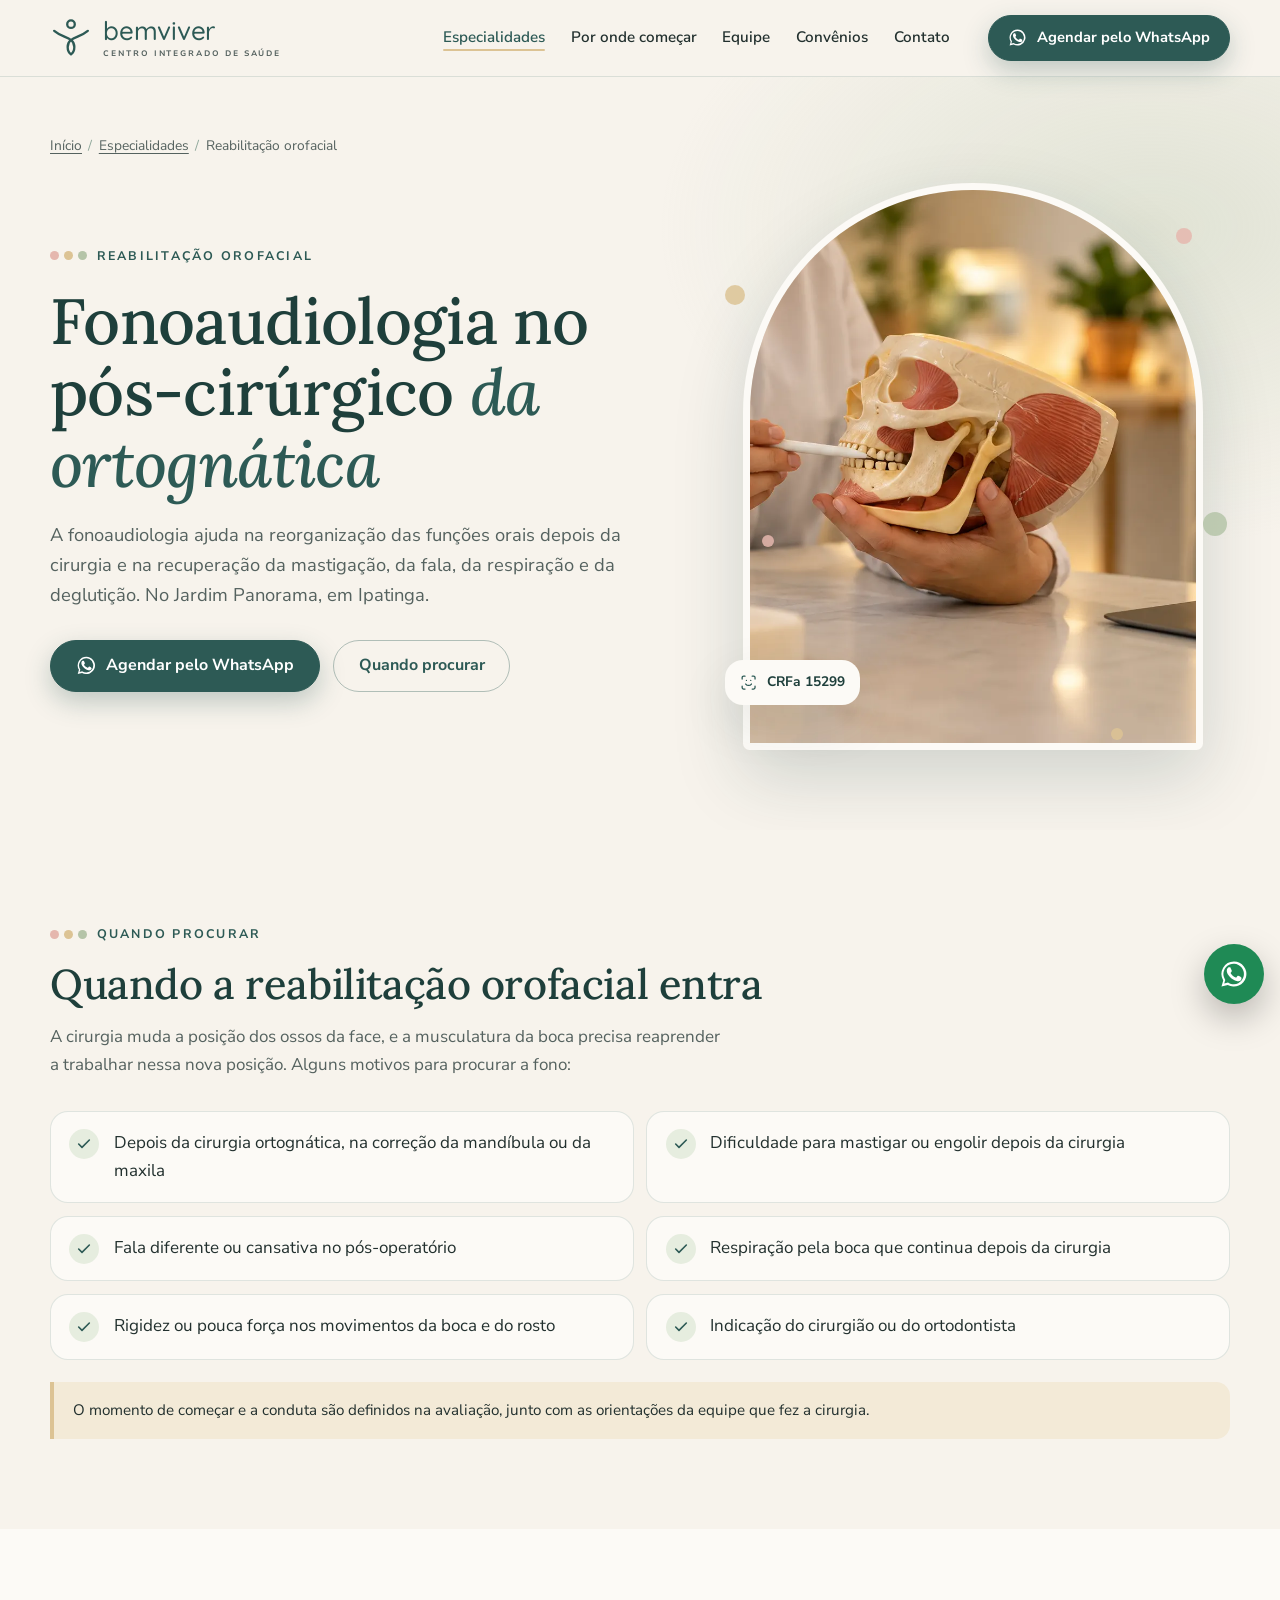
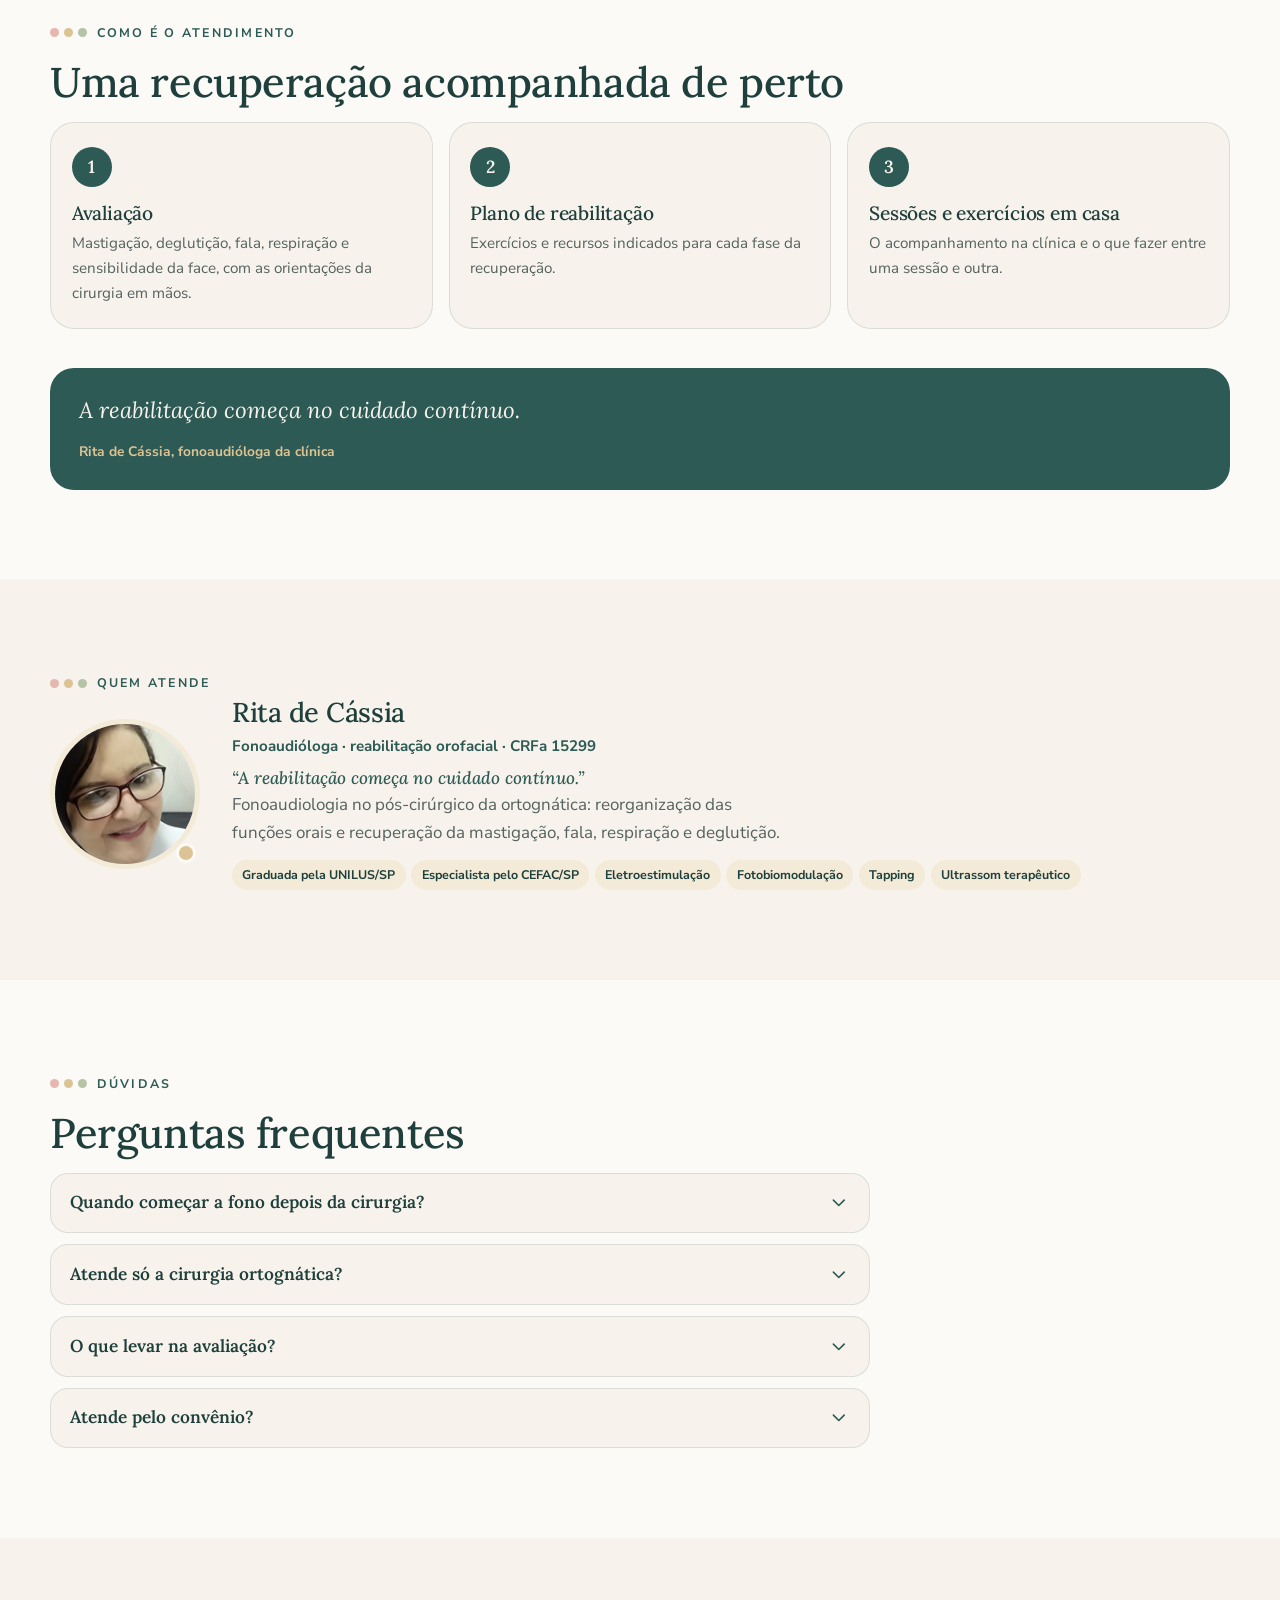
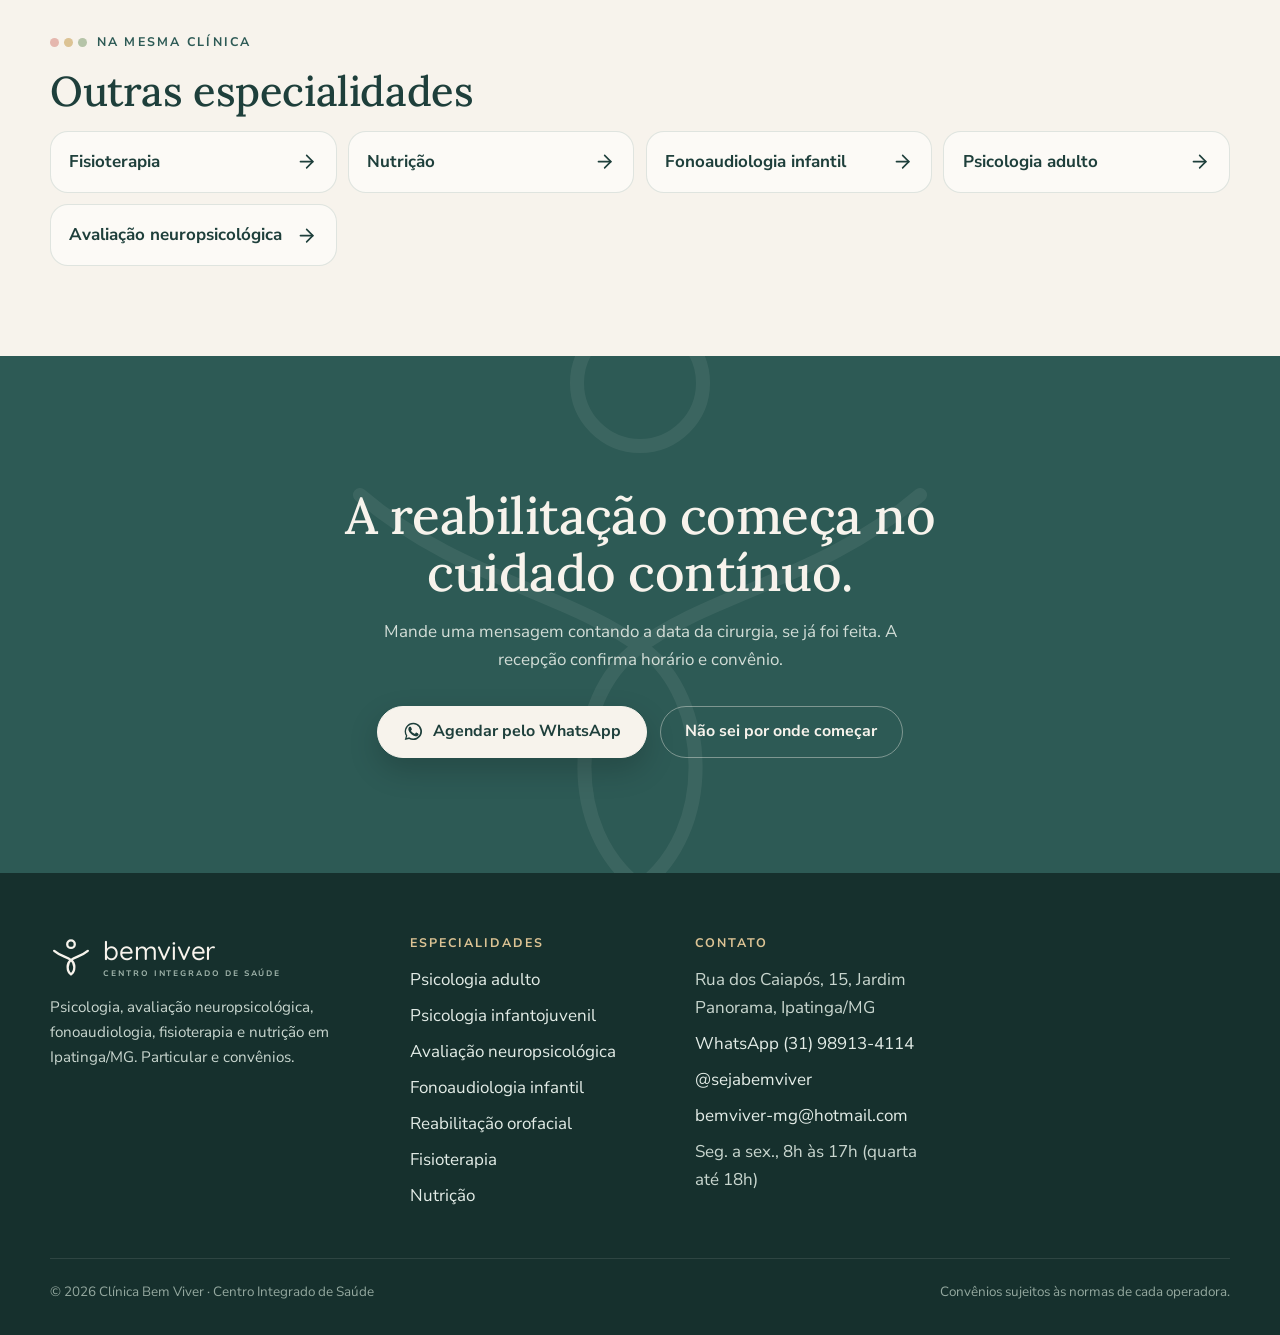
<file: especialidades/reabilitacao-orofacial/index.html>
<!doctype html>
<html lang="pt-BR">
<head>
<meta charset="utf-8">
<meta name="viewport" content="width=device-width, initial-scale=1">
<script>document.documentElement.className += " js";</script>
<title>Fonoaudiologia pós-cirurgia ortognática em Ipatinga | Clínica Bem Viver</title>
<meta name="description" content="Reabilitação orofacial no Jardim Panorama, em Ipatinga/MG: fonoaudiologia no pós-cirúrgico da ortognática para mastigação, fala, respiração e deglutição. Particular e convênios.">
<link rel="canonical" href="https://marcel0gs.github.io/clinica-bem-viver/especialidades/reabilitacao-orofacial/">
<meta name="theme-color" content="#F7F3EC">
<meta property="og:type" content="website">
<meta property="og:locale" content="pt_BR">
<meta property="og:site_name" content="Clínica Bem Viver">
<meta property="og:title" content="Reabilitação orofacial | Clínica Bem Viver, Ipatinga">
<meta property="og:description" content="Fonoaudiologia no pós-cirúrgico da ortognática: mastigação, fala, respiração e deglutição.">
<meta property="og:url" content="https://marcel0gs.github.io/clinica-bem-viver/especialidades/reabilitacao-orofacial/">
<meta property="og:image" content="https://marcel0gs.github.io/clinica-bem-viver/assets/img/og.jpg">
<meta name="twitter:card" content="summary_large_image">
<link rel="icon" href="../../favicon.svg" type="image/svg+xml">
<link rel="apple-touch-icon" href="../../apple-touch-icon.png">
<link rel="preconnect" href="https://fonts.googleapis.com">
<link rel="preconnect" href="https://fonts.gstatic.com" crossorigin>
<link rel="stylesheet" href="https://fonts.googleapis.com/css2?family=Lora:ital,wght@0,500;0,600;1,500&family=Nunito+Sans:wght@400;600;700;800&family=Quicksand:wght@500&display=swap">
<link rel="stylesheet" href="../../assets/css/site.css">
<script type="application/ld+json">
{"@context":"https://schema.org","@type":"BreadcrumbList","itemListElement":[
{"@type":"ListItem","position":1,"name":"Início","item":"https://marcel0gs.github.io/clinica-bem-viver/"},
{"@type":"ListItem","position":2,"name":"Reabilitação orofacial","item":"https://marcel0gs.github.io/clinica-bem-viver/especialidades/reabilitacao-orofacial/"}]}
</script>
</head>
<body>

<svg width="0" height="0" style="position:absolute" aria-hidden="true">
  <symbol id="bv-simbolo" viewBox="0 0 100 100"><circle cx="50" cy="17" r="9"/><path d="M10 33C24 45 40 47 50.5 55C60 62 61 81 50 89C39 81 40 62 49.5 55C60 47 76 45 90 33"/></symbol>
  <symbol id="i-zap" viewBox="0 0 24 24"><path d="M17.5 14.4c-.3-.2-1.7-.9-2-1-.3-.1-.5-.2-.7.1s-.8 1-.9 1.2c-.2.2-.3.2-.6.1-.3-.2-1.2-.5-2.3-1.4-.9-.8-1.4-1.7-1.6-2-.2-.3 0-.5.1-.6.1-.1.3-.3.4-.5.1-.2.2-.3.3-.5 0-.2 0-.4 0-.5 0-.2-.7-1.6-.9-2.2-.2-.5-.5-.5-.7-.5h-.6c-.2 0-.5.1-.8.4-.3.3-1 1-1 2.5s1.1 2.9 1.2 3.1c.1.2 2.1 3.2 5 4.4.7.3 1.2.5 1.7.6.7.2 1.3.2 1.8.1.6-.1 1.7-.7 1.9-1.4.2-.7.2-1.2.2-1.4-.1-.1-.3-.2-.6-.3ZM12 2a10 10 0 0 0-8.6 15.1L2 22l5-1.3A10 10 0 1 0 12 2Zm0 18.2c-1.6 0-3.2-.4-4.5-1.2l-.3-.2-3 .8.8-2.9-.2-.3A8.2 8.2 0 1 1 12 20.2Z"/></symbol>
  <symbol id="i-seta" viewBox="0 0 24 24"><path d="M5 12h14"/><path d="m12 5 7 7-7 7"/></symbol>
  <symbol id="i-check" viewBox="0 0 24 24"><path d="M20 6 9 17l-5-5"/></symbol>
  <symbol id="i-chevron" viewBox="0 0 24 24"><path d="m6 9 6 6 6-6"/></symbol>
  <symbol id="i-menu" viewBox="0 0 24 24"><path d="M4 5h16"/><path d="M4 12h16"/><path d="M4 19h16"/></symbol>
  <symbol id="i-x" viewBox="0 0 24 24"><path d="M18 6 6 18"/><path d="m6 6 12 12"/></symbol>
  <symbol id="i-rosto" viewBox="0 0 24 24"><path d="M3 7V5a2 2 0 0 1 2-2h2"/><path d="M17 3h2a2 2 0 0 1 2 2v2"/><path d="M21 17v2a2 2 0 0 1-2 2h-2"/><path d="M7 21H5a2 2 0 0 1-2-2v-2"/><path d="M8 14s1.5 2 4 2 4-2 4-2"/><path d="M9 9h.01"/><path d="M15 9h.01"/></symbol>
</svg>

<a class="pular" href="#conteudo">Pular para o conteúdo</a>

<header class="topo">
  <div class="wrap topo__linha">
    <a class="marca" href="../../" aria-label="Clínica Bem Viver, página inicial">
      <svg class="marca__simbolo" viewBox="0 0 100 100" aria-hidden="true"><use href="#bv-simbolo"/></svg>
      <span class="marca__texto"><span class="marca__nome">bemviver</span><span class="marca__sub">Centro integrado de saúde</span></span>
    </a>
    <nav class="menu" aria-label="Principal">
      <a href="../../#especialidades" aria-current="page">Especialidades</a>
      <a href="../../#comecar">Por onde começar</a>
      <a href="../../#equipe">Equipe</a>
      <a href="../../#convenios">Convênios</a>
      <a href="../../#contato">Contato</a>
    </nav>
    <a class="btn topo__cta" href="https://wa.me/5531989134114" data-zap="Olá! Vim pelo site da Bem Viver e gostaria de agendar reabilitação orofacial com a fonoaudióloga Rita de Cássia." target="_blank" rel="noopener"><svg class="ic zap-ic" aria-hidden="true"><use href="#i-zap"/></svg><span>Agendar<span class="cta-mais"> pelo WhatsApp</span></span></a>
    <button class="menu-btn" type="button" aria-label="Abrir menu" aria-controls="gaveta" aria-expanded="false"><svg class="ic" aria-hidden="true"><use href="#i-menu"/></svg></button>
  </div>
</header>

<div class="gaveta" id="gaveta">
  <nav class="gaveta__painel" aria-label="Menu">
    <button class="menu-btn gaveta__fechar" type="button" aria-label="Fechar menu"><svg class="ic" aria-hidden="true"><use href="#i-x"/></svg></button>
    <a href="../../">Início</a>
    <a href="../../#comecar">Por onde começar</a>
    <a href="../../#equipe">Equipe</a>
    <a href="../../#convenios">Convênios</a>
    <a href="../../#contato">Contato</a>
    <p class="gaveta__grupo">Especialidades</p>
    <a href="../psicologia-adulto/">Psicologia adulto</a>
    <a href="../psicologia-infantil/">Psicologia infantojuvenil</a>
    <a href="../avaliacao-neuropsicologica/">Avaliação neuropsicológica</a>
    <a href="../fonoaudiologia-infantil/">Fonoaudiologia infantil</a>
    <a href="../reabilitacao-orofacial/" aria-current="page">Reabilitação orofacial</a>
    <a href="../fisioterapia/">Fisioterapia</a>
    <a href="../nutricao/">Nutrição</a>
    <a class="btn" href="https://wa.me/5531989134114" data-zap="Olá! Vim pelo site da Bem Viver e gostaria de agendar reabilitação orofacial com a fonoaudióloga Rita de Cássia." target="_blank" rel="noopener"><svg class="ic zap-ic" aria-hidden="true"><use href="#i-zap"/></svg>Agendar pelo WhatsApp</a>
  </nav>
</div>

<main id="conteudo">

<section class="pag-topo" aria-labelledby="titulo">
  <div class="wrap">
    <ol class="trilha"><li><a href="../../">Início</a></li><li><a href="../../#especialidades">Especialidades</a></li><li aria-current="page">Reabilitação orofacial</li></ol>
    <div class="pag-topo__grade">
      <div>
        <p class="olho">Reabilitação orofacial</p>
        <h1 id="titulo">Fonoaudiologia no pós-cirúrgico <em>da ortognática</em></h1>
        <p class="pag-topo__lead">A fonoaudiologia ajuda na reorganização das funções orais depois da cirurgia e na recuperação da mastigação, da fala, da respiração e da deglutição. No Jardim Panorama, em Ipatinga.</p>
        <div class="pag-topo__acoes">
          <a class="btn" href="https://wa.me/5531989134114" data-zap="Olá! Vim pelo site da Bem Viver e gostaria de agendar reabilitação orofacial com a fonoaudióloga Rita de Cássia." target="_blank" rel="noopener"><svg class="ic zap-ic" aria-hidden="true"><use href="#i-zap"/></svg>Agendar pelo WhatsApp</a>
          <a class="btn btn--vazado" href="#sinais">Quando procurar</a>
        </div>
      </div>
      <figure class="pag-topo__foto tom-mel">
        <div class="moldura"><img src="../../assets/img/topo-orofacial.webp" width="830" height="1024" fetchpriority="high" decoding="async" alt="Mãos de uma profissional apontando a mandíbula num modelo anatômico da face"></div>
        <div class="pontos" data-pontos aria-hidden="true">
          <span class="ponto" style="--x:-4%;--y:18%;--t:20px;--c:var(--mel);--d:7s"><i></i></span>
          <span class="ponto" style="--x:94%;--y:8%;--t:16px;--c:var(--rosa);--d:8s"><i></i></span>
          <span class="ponto" style="--x:100%;--y:58%;--t:24px;--c:var(--folha);--d:6s"><i></i></span>
          <span class="ponto" style="--x:80%;--y:96%;--t:12px;--c:var(--mel);--d:9s"><i></i></span>
          <span class="ponto" style="--x:4%;--y:62%;--t:12px;--c:var(--rosa);--d:7.5s"><i></i></span>
        </div>
        <span class="pag-topo__selo"><svg class="ic" aria-hidden="true"><use href="#i-rosto"/></svg>CRFa 15299</span>
      </figure>
    </div>
  </div>
</section>

<section class="bloco" id="sinais" aria-labelledby="t-sinais">
  <div class="wrap">
    <p class="olho">Quando procurar</p>
    <h2 id="t-sinais">Quando a reabilitação orofacial entra</h2>
    <p class="bloco__intro">A cirurgia muda a posição dos ossos da face, e a musculatura da boca precisa reaprender a trabalhar nessa nova posição. Alguns motivos para procurar a fono:</p>
    <ul class="sinais" data-rev-grupo>
      <li data-rev><span class="sinais__ic"><svg class="ic" aria-hidden="true"><use href="#i-check"/></svg></span>Depois da cirurgia ortognática, na correção da mandíbula ou da maxila</li>
      <li data-rev><span class="sinais__ic"><svg class="ic" aria-hidden="true"><use href="#i-check"/></svg></span>Dificuldade para mastigar ou engolir depois da cirurgia</li>
      <li data-rev><span class="sinais__ic"><svg class="ic" aria-hidden="true"><use href="#i-check"/></svg></span>Fala diferente ou cansativa no pós-operatório</li>
      <li data-rev><span class="sinais__ic"><svg class="ic" aria-hidden="true"><use href="#i-check"/></svg></span>Respiração pela boca que continua depois da cirurgia</li>
      <li data-rev><span class="sinais__ic"><svg class="ic" aria-hidden="true"><use href="#i-check"/></svg></span>Rigidez ou pouca força nos movimentos da boca e do rosto</li>
      <li data-rev><span class="sinais__ic"><svg class="ic" aria-hidden="true"><use href="#i-check"/></svg></span>Indicação do cirurgião ou do ortodontista</li>
    </ul>
    <p class="nota-cuidado">O momento de começar e a conduta são definidos na avaliação, junto com as orientações da equipe que fez a cirurgia.</p>
  </div>
</section>

<section class="bloco bloco--papel" aria-labelledby="t-como">
  <div class="wrap">
    <p class="olho">Como é o atendimento</p>
    <h2 id="t-como">Uma recuperação acompanhada de perto</h2>
    <ol class="passos" data-rev-grupo>
      <li data-rev><h3>Avaliação</h3><p>Mastigação, deglutição, fala, respiração e sensibilidade da face, com as orientações da cirurgia em mãos.</p></li>
      <li data-rev><h3>Plano de reabilitação</h3><p>Exercícios e recursos indicados para cada fase da recuperação.</p></li>
      <li data-rev><h3>Sessões e exercícios em casa</h3><p>O acompanhamento na clínica e o que fazer entre uma sessão e outra.</p></li>
    </ol>
    <figure class="citacao" data-rev>
      <blockquote>A reabilitação começa no cuidado contínuo.</blockquote>
      <figcaption>Rita de Cássia, fonoaudióloga da clínica</figcaption>
    </figure>
  </div>
</section>

<section class="bloco" aria-labelledby="t-quem">
  <div class="wrap">
    <p class="olho">Quem atende</p>
    <h2 id="t-quem" class="sr">Quem atende</h2>
    <div class="quem-atende tom-mel" data-rev>
      <div class="pessoa__foto"><img src="../../assets/img/eq-rita.webp" width="300" height="300" loading="lazy" decoding="async" alt="Rita de Cássia"></div>
      <div>
        <h3 style="font-size:1.7rem">Rita de Cássia</h3>
        <p class="pessoa__papel" style="margin:.4rem 0 .6rem">Fonoaudióloga · reabilitação orofacial · CRFa 15299</p>
        <p class="pessoa__frase">“A reabilitação começa no cuidado contínuo.”</p>
        <p style="color:var(--tinta-suave);max-width:560px">Fonoaudiologia no pós-cirúrgico da ortognática: reorganização das funções orais e recuperação da mastigação, fala, respiração e deglutição.</p>
        <ul class="etiquetas" style="margin-top:.8rem"><li>Graduada pela UNILUS/SP</li><li>Especialista pelo CEFAC/SP</li><li>Eletroestimulação</li><li>Fotobiomodulação</li><li>Tapping</li><li>Ultrassom terapêutico</li></ul>
      </div>
    </div>
  </div>
</section>

<section class="bloco bloco--papel" aria-labelledby="t-faq">
  <div class="wrap">
    <p class="olho">Dúvidas</p>
    <h2 id="t-faq">Perguntas frequentes</h2>
    <div class="faq">
      <details><summary>Quando começar a fono depois da cirurgia?<svg class="ic" aria-hidden="true"><use href="#i-chevron"/></svg></summary><p>O momento é definido junto com a orientação do cirurgião. Vale entrar em contato antes da cirurgia para deixar o acompanhamento combinado.</p></details>
      <details><summary>Atende só a cirurgia ortognática?<svg class="ic" aria-hidden="true"><use href="#i-chevron"/></svg></summary><p>O foco é a reabilitação orofacial no pós-cirúrgico. Para outros casos, conte o seu na mensagem e a recepção confirma.</p></details>
      <details><summary>O que levar na avaliação?<svg class="ic" aria-hidden="true"><use href="#i-chevron"/></svg></summary><p>Os laudos e as orientações da cirurgia, se tiver, e a carteirinha do convênio.</p></details>
      <details><summary>Atende pelo convênio?<svg class="ic" aria-hidden="true"><use href="#i-chevron"/></svg></summary><p>A clínica atende por convênio e particular. A cobertura varia de plano para plano: a recepção confirma a do seu ao agendar.</p></details>
    </div>
  </div>
</section>

<section class="bloco" aria-labelledby="t-outras">
  <div class="wrap">
    <p class="olho">Na mesma clínica</p>
    <h2 id="t-outras">Outras especialidades</h2>
    <nav class="outras" aria-label="Outras especialidades">
      <a href="../fisioterapia/">Fisioterapia <svg class="ic" aria-hidden="true"><use href="#i-seta"/></svg></a>
      <a href="../nutricao/">Nutrição <svg class="ic" aria-hidden="true"><use href="#i-seta"/></svg></a>
      <a href="../fonoaudiologia-infantil/">Fonoaudiologia infantil <svg class="ic" aria-hidden="true"><use href="#i-seta"/></svg></a>
      <a href="../psicologia-adulto/">Psicologia adulto <svg class="ic" aria-hidden="true"><use href="#i-seta"/></svg></a>
      <a href="../avaliacao-neuropsicologica/">Avaliação neuropsicológica <svg class="ic" aria-hidden="true"><use href="#i-seta"/></svg></a>
    </nav>
  </div>
</section>

<section class="secao chamada" aria-labelledby="t-final">
  <svg class="chamada__simbolo" viewBox="0 0 100 100" aria-hidden="true"><use href="#bv-simbolo"/></svg>
  <div class="wrap" data-rev>
    <h2 id="t-final">A reabilitação começa no cuidado contínuo.</h2>
    <p>Mande uma mensagem contando a data da cirurgia, se já foi feita. A recepção confirma horário e convênio.</p>
    <div class="acoes">
      <a class="btn btn--claro" href="https://wa.me/5531989134114" data-zap="Olá! Vim pelo site da Bem Viver e gostaria de agendar reabilitação orofacial com a fonoaudióloga Rita de Cássia." target="_blank" rel="noopener"><svg class="ic zap-ic" aria-hidden="true"><use href="#i-zap"/></svg>Agendar pelo WhatsApp</a>
      <a class="btn btn--linha-clara" href="../../#comecar">Não sei por onde começar</a>
    </div>
  </div>
</section>

</main>

<footer class="rodape">
  <div class="wrap">
    <div class="rodape__grade">
      <div>
        <a class="marca" href="../../" aria-label="Clínica Bem Viver, página inicial">
          <svg class="marca__simbolo" viewBox="0 0 100 100" aria-hidden="true"><use href="#bv-simbolo"/></svg>
          <span class="marca__texto"><span class="marca__nome">bemviver</span><span class="marca__sub">Centro integrado de saúde</span></span>
        </a>
        <p>Psicologia, avaliação neuropsicológica, fonoaudiologia, fisioterapia e nutrição em Ipatinga/MG. Particular e convênios.</p>
      </div>
      <div>
        <h2>Especialidades</h2>
        <ul>
          <li><a href="../psicologia-adulto/">Psicologia adulto</a></li>
          <li><a href="../psicologia-infantil/">Psicologia infantojuvenil</a></li>
          <li><a href="../avaliacao-neuropsicologica/">Avaliação neuropsicológica</a></li>
          <li><a href="../fonoaudiologia-infantil/">Fonoaudiologia infantil</a></li>
          <li><a href="../reabilitacao-orofacial/">Reabilitação orofacial</a></li>
          <li><a href="../fisioterapia/">Fisioterapia</a></li>
          <li><a href="../nutricao/">Nutrição</a></li>
        </ul>
      </div>
      <div>
        <h2>Contato</h2>
        <ul>
          <li>Rua dos Caiapós, 15, Jardim Panorama, Ipatinga/MG</li>
          <li><a href="https://wa.me/5531989134114" target="_blank" rel="noopener">WhatsApp (31) 98913-4114</a></li>
          <li><a href="https://www.instagram.com/sejabemviver/" target="_blank" rel="noopener">@sejabemviver</a></li>
          <li><a href="mailto:bemviver-mg@hotmail.com">bemviver-mg@hotmail.com</a></li>
          <li>Seg. a sex., 8h às 17h (quarta até 18h)</li>
        </ul>
      </div>
    </div>
    <div class="rodape__base">
      <span>© 2026 Clínica Bem Viver · Centro Integrado de Saúde</span>
      <span>Convênios sujeitos às normas de cada operadora.</span>
    </div>
  </div>
</footer>

<a class="zap" href="https://wa.me/5531989134114" data-zap="Olá! Vim pelo site da Bem Viver e gostaria de agendar reabilitação orofacial com a fonoaudióloga Rita de Cássia." target="_blank" rel="noopener" aria-label="Agendar pelo WhatsApp"><svg class="zap-ic" viewBox="0 0 24 24" aria-hidden="true"><use href="#i-zap"/></svg></a>

<script src="../../assets/js/site.js" defer></script>
</body>
</html>
</file>
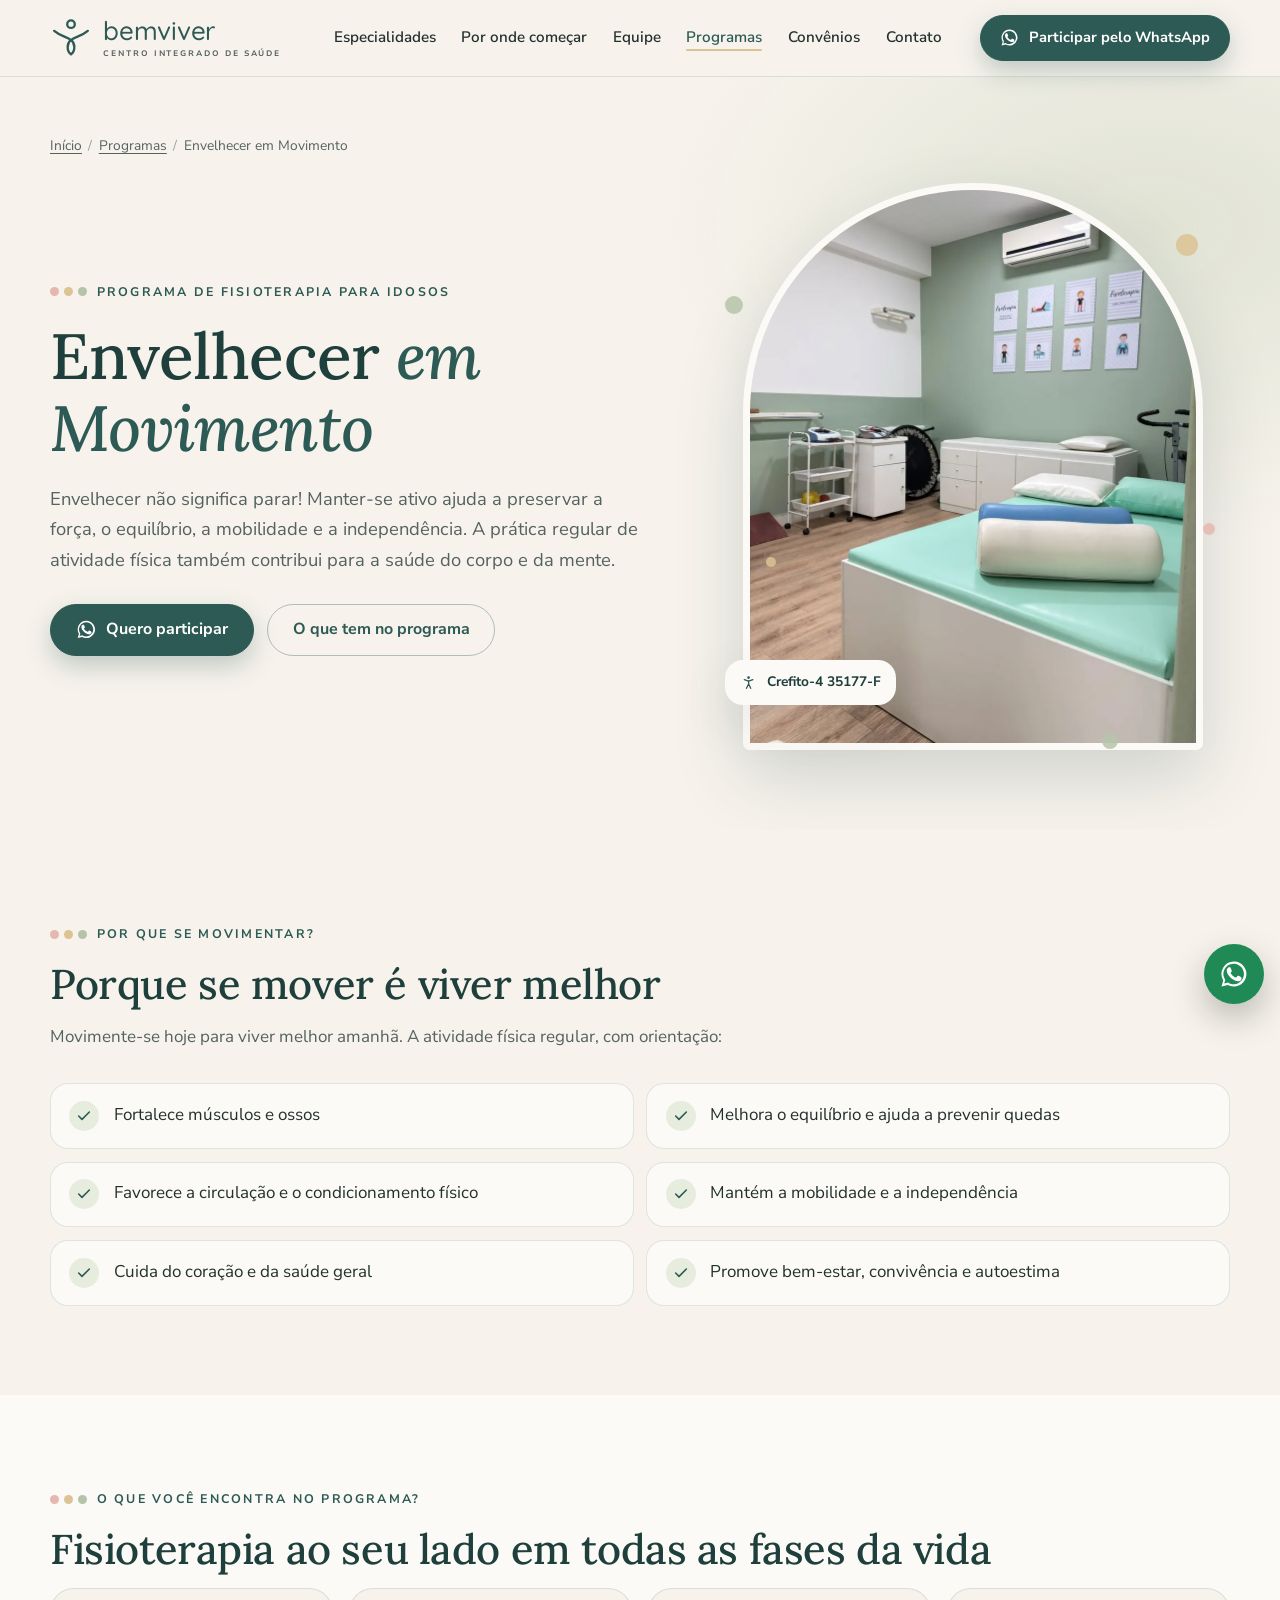
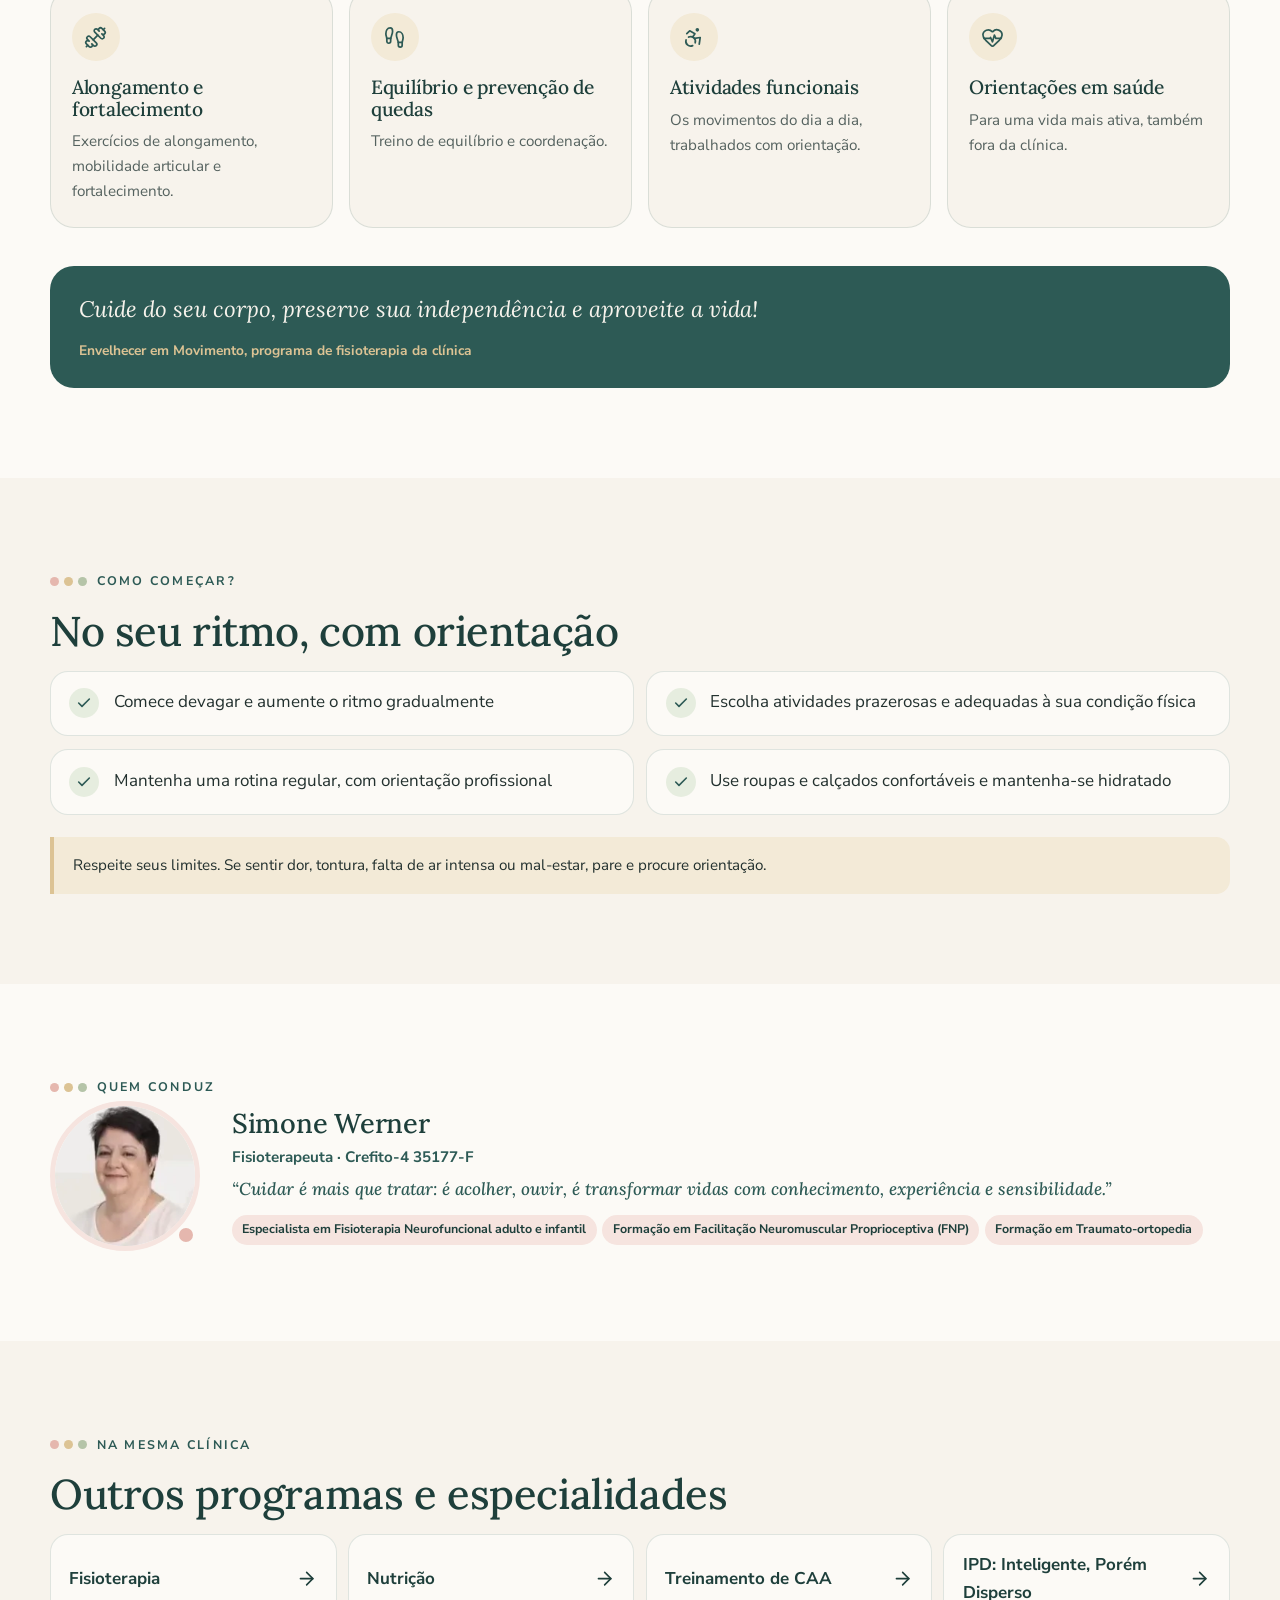
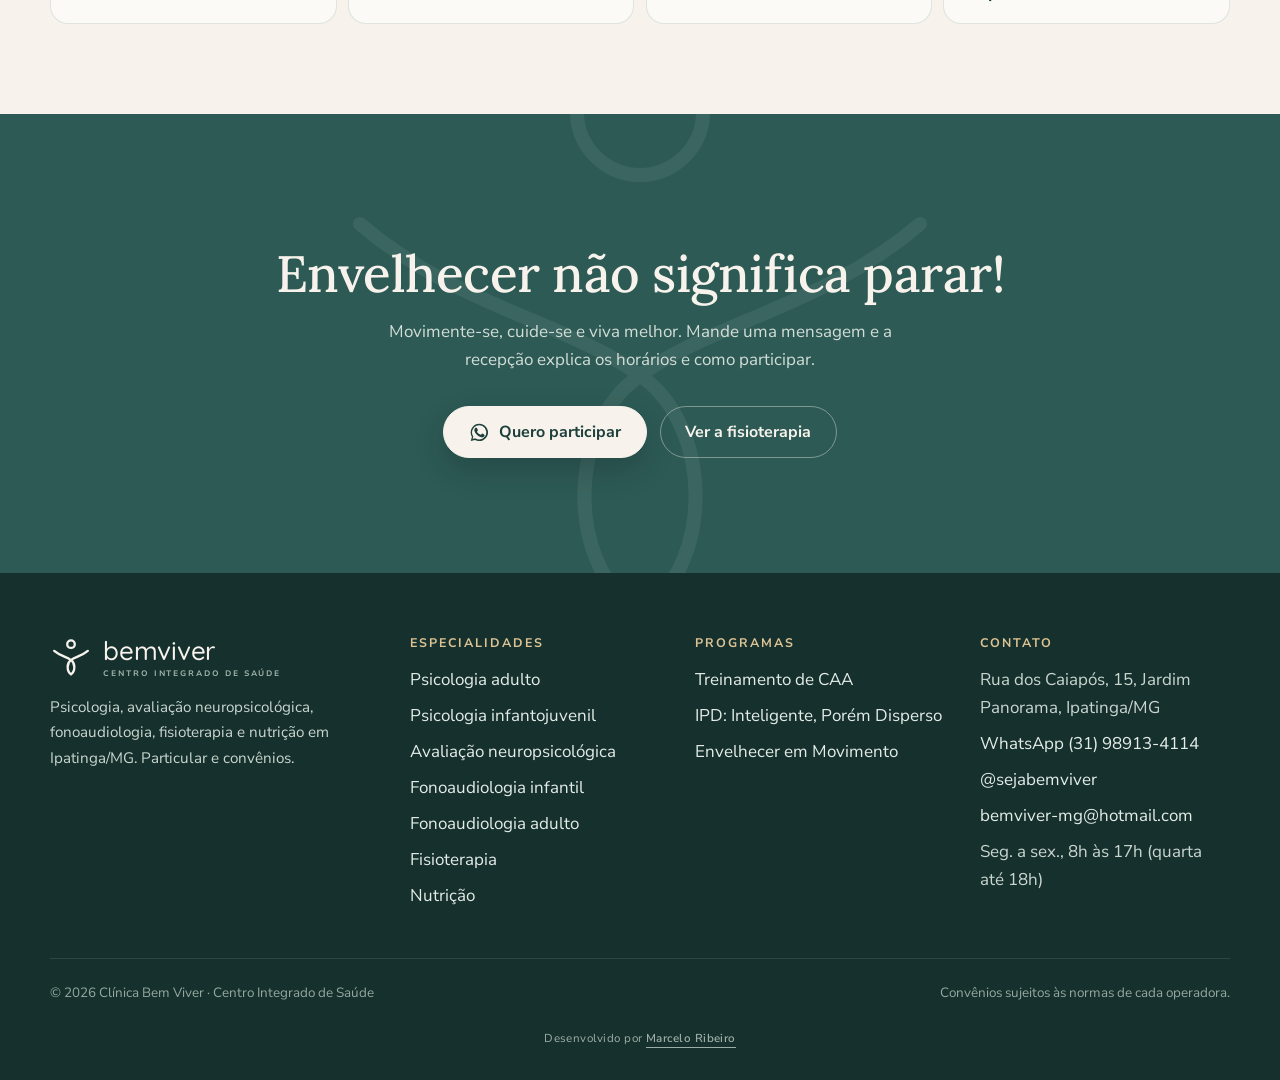
<file: programas/envelhecer-em-movimento/index.html>
<!doctype html>
<html lang="pt-BR">
<head>
<!-- Google Analytics 4 (04/11/2026): conta os toques no WhatsApp pela medição otimizada -->
<script async src="https://www.googletagmanager.com/gtag/js?id=G-WRZ7HY3TYR"></script>
<script>
  window.dataLayer = window.dataLayer || [];
  function gtag(){dataLayer.push(arguments);}
  gtag('js', new Date());
  gtag('config', 'G-WRZ7HY3TYR');
  // Toque em qualquer link do WhatsApp vira o evento principal contato_whatsapp (04/11/2026)
  document.addEventListener('click', function(e){
    var a = e.target.closest && e.target.closest('a[href*="wa.me/"]');
    if (a) gtag('event', 'contato_whatsapp', { link_url: a.href, pagina: location.pathname });
  });
</script>
<!-- Microsoft Clarity (04/11/2026): gravação das visitas e mapa de calor -->
<script type="text/javascript">
  (function(c,l,a,r,i,t,y){
    c[a]=c[a]||function(){(c[a].q=c[a].q||[]).push(arguments)};
    t=l.createElement(r);t.async=1;t.src="https://www.clarity.ms/tag/"+i;
    y=l.getElementsByTagName(r)[0];y.parentNode.insertBefore(t,y);
  })(window, document, "clarity", "script", "z8gtgcn1j5");
</script>
<meta charset="utf-8">
<meta name="viewport" content="width=device-width, initial-scale=1">
<script>document.documentElement.className += " js";</script>
<!-- 02/11/2026: página nova, montada com os dois panfletos que a Carine mandou no documento
     de correções ("Envelhecer em Movimento" e "Atividade física: mais saúde, autonomia e
     qualidade de vida"). Ficou de fora a frase "o segredo para um envelhecimento saudável":
     promessa, que o COFFITO não deixa. Quem conduz (Simone) é dedução: é a fisioterapeuta
     da clínica. Confirmar com a Carine. -->
<title>Fisioterapia para idosos em Ipatinga: Envelhecer em Movimento | Clínica Bem Viver</title>
<meta name="description" content="Envelhecer em Movimento, programa de fisioterapia para idosos no Jardim Panorama, em Ipatinga/MG: alongamento, fortalecimento, treino de equilíbrio e prevenção de quedas e atividades funcionais do dia a dia.">
<link rel="canonical" href="https://sejabemviver.com.br/programas/envelhecer-em-movimento/">
<meta name="theme-color" content="#F7F3EC">
<meta property="og:type" content="website">
<meta property="og:locale" content="pt_BR">
<meta property="og:site_name" content="Clínica Bem Viver">
<meta property="og:title" content="Envelhecer em Movimento | Clínica Bem Viver, Ipatinga">
<meta property="og:description" content="Programa de fisioterapia para idosos: alongamento, fortalecimento, equilíbrio e prevenção de quedas.">
<meta property="og:url" content="https://sejabemviver.com.br/programas/envelhecer-em-movimento/">
<meta property="og:image" content="https://sejabemviver.com.br/assets/img/og.jpg">
<meta name="twitter:card" content="summary_large_image">
<link rel="icon" href="../../favicon.svg" type="image/svg+xml">
<link rel="apple-touch-icon" href="../../apple-touch-icon.png">
<link rel="preconnect" href="https://fonts.googleapis.com">
<link rel="preconnect" href="https://fonts.gstatic.com" crossorigin>
<link rel="stylesheet" href="https://fonts.googleapis.com/css2?family=Lora:ital,wght@0,500;0,600;1,500&family=Nunito+Sans:wght@400;600;700;800&family=Quicksand:wght@500&display=swap">
<link rel="stylesheet" href="../../assets/css/site.css">
<script type="application/ld+json">
{"@context":"https://schema.org","@type":"BreadcrumbList","itemListElement":[
{"@type":"ListItem","position":1,"name":"Início","item":"https://sejabemviver.com.br/"},
{"@type":"ListItem","position":2,"name":"Programas","item":"https://sejabemviver.com.br/#programas"},
{"@type":"ListItem","position":3,"name":"Envelhecer em Movimento","item":"https://sejabemviver.com.br/programas/envelhecer-em-movimento/"}]}
</script>
</head>
<body>

<svg width="0" height="0" style="position:absolute" aria-hidden="true">
  <symbol id="bv-simbolo" viewBox="0 0 100 100"><circle cx="50" cy="17" r="9"/><path d="M10 33C24 45 40 47 50.5 55C60 62 61 81 50 89C39 81 40 62 49.5 55C60 47 76 45 90 33"/></symbol>
  <symbol id="i-zap" viewBox="0 0 24 24"><path d="M17.5 14.4c-.3-.2-1.7-.9-2-1-.3-.1-.5-.2-.7.1s-.8 1-.9 1.2c-.2.2-.3.2-.6.1-.3-.2-1.2-.5-2.3-1.4-.9-.8-1.4-1.7-1.6-2-.2-.3 0-.5.1-.6.1-.1.3-.3.4-.5.1-.2.2-.3.3-.5 0-.2 0-.4 0-.5 0-.2-.7-1.6-.9-2.2-.2-.5-.5-.5-.7-.5h-.6c-.2 0-.5.1-.8.4-.3.3-1 1-1 2.5s1.1 2.9 1.2 3.1c.1.2 2.1 3.2 5 4.4.7.3 1.2.5 1.7.6.7.2 1.3.2 1.8.1.6-.1 1.7-.7 1.9-1.4.2-.7.2-1.2.2-1.4-.1-.1-.3-.2-.6-.3ZM12 2a10 10 0 0 0-8.6 15.1L2 22l5-1.3A10 10 0 1 0 12 2Zm0 18.2c-1.6 0-3.2-.4-4.5-1.2l-.3-.2-3 .8.8-2.9-.2-.3A8.2 8.2 0 1 1 12 20.2Z"/></symbol>
  <symbol id="i-seta" viewBox="0 0 24 24"><path d="M5 12h14"/><path d="m12 5 7 7-7 7"/></symbol>
  <symbol id="i-check" viewBox="0 0 24 24"><path d="M20 6 9 17l-5-5"/></symbol>
  <symbol id="i-chevron" viewBox="0 0 24 24"><path d="m6 9 6 6 6-6"/></symbol>
  <symbol id="i-menu" viewBox="0 0 24 24"><path d="M4 5h16"/><path d="M4 12h16"/><path d="M4 19h16"/></symbol>
  <symbol id="i-x" viewBox="0 0 24 24"><path d="M18 6 6 18"/><path d="m6 6 12 12"/></symbol>
  <!-- Lucide (ISC): person-standing, footprints, accessibility, heart-pulse, dumbbell -->
  <symbol id="i-corpo" viewBox="0 0 24 24"><circle cx="12" cy="5" r="1"/><path d="m9 20 3-6 3 6"/><path d="m6 8 6 2 6-2"/><path d="M12 10v4"/></symbol>
  <symbol id="i-passos" viewBox="0 0 24 24"><path d="M4 16v-2.38C4 11.5 2.97 10.5 3 8c.03-2.72 1.49-6 4.5-6C9.37 2 10 3.8 10 5.5c0 3.11-2 5.66-2 8.68V16a2 2 0 1 1-4 0Z"/><path d="M20 20v-2.38c0-2.12 1.03-3.12 1-5.62-.03-2.72-1.49-6-4.5-6C14.63 6 14 7.8 14 9.5c0 3.11 2 5.66 2 8.68V20a2 2 0 1 0 4 0Z"/><path d="M16 17h4"/><path d="M4 13h4"/></symbol>
  <symbol id="i-autonomia" viewBox="0 0 24 24"><circle cx="16" cy="4" r="1"/><path d="m18 19 1-7-6 1"/><path d="m5 8 3-3 5.5 3-2.36 3.5"/><path d="M4.24 14.5a5 5 0 0 0 6.88 6"/><path d="M13.76 17.5a5 5 0 0 0-6.88-6"/></symbol>
  <symbol id="i-saude" viewBox="0 0 24 24"><path d="M2 9.5a5.5 5.5 0 0 1 9.591-3.676.56.56 0 0 0 .818 0A5.49 5.49 0 0 1 22 9.5c0 2.29-1.5 4-3 5.5l-5.492 5.313a2 2 0 0 1-3 .019L5 15c-1.5-1.5-3-3.2-3-5.5"/><path d="M3.22 13H9.5l.5-1 2 4.5 2-7 1.5 3.5h5.27"/></symbol>
  <symbol id="i-forca" viewBox="0 0 24 24"><path d="M17.596 12.768a2 2 0 1 0 2.829-2.829l-1.768-1.767a2 2 0 0 0 2.828-2.829l-2.828-2.828a2 2 0 0 0-2.829 2.828l-1.767-1.768a2 2 0 1 0-2.829 2.829z"/><path d="m2.5 21.5 1.4-1.4"/><path d="m20.1 3.9 1.4-1.4"/><path d="M5.343 21.485a2 2 0 1 0 2.829-2.828l1.767 1.768a2 2 0 1 0 2.829-2.829l-6.364-6.364a2 2 0 1 0-2.829 2.829l1.768 1.767a2 2 0 0 0-2.828 2.829z"/><path d="m9.6 14.4 4.8-4.8"/></symbol>
</svg>

<a class="pular" href="#conteudo">Pular para o conteúdo</a>

<header class="topo">
  <div class="wrap topo__linha">
    <a class="marca" href="../../" aria-label="Clínica Bem Viver, página inicial">
      <svg class="marca__simbolo" viewBox="0 0 100 100" aria-hidden="true"><use href="#bv-simbolo"/></svg>
      <span class="marca__texto"><span class="marca__nome">bemviver</span><span class="marca__sub">Centro integrado de saúde</span></span>
    </a>
    <nav class="menu" aria-label="Principal">
      <a href="../../#especialidades">Especialidades</a>
      <a href="../../#comecar">Por onde começar</a>
      <a href="../../#equipe">Equipe</a>
      <a href="../../#programas" aria-current="page">Programas</a>
      <a href="../../#convenios">Convênios</a>
      <a href="../../#contato">Contato</a>
    </nav>
    <a class="btn topo__cta" href="https://wa.me/5531989134114" data-zap="Olá! Vim pelo site da Bem Viver e queria saber do Envelhecer em Movimento, o programa de fisioterapia para idosos." target="_blank" rel="noopener"><svg class="ic zap-ic" aria-hidden="true"><use href="#i-zap"/></svg><span>Participar<span class="cta-mais"> pelo WhatsApp</span></span></a>
    <button class="menu-btn" type="button" aria-label="Abrir menu" aria-controls="gaveta" aria-expanded="false"><svg class="ic" aria-hidden="true"><use href="#i-menu"/></svg></button>
  </div>
</header>

<div class="gaveta" id="gaveta">
  <nav class="gaveta__painel" aria-label="Menu">
    <button class="menu-btn gaveta__fechar" type="button" aria-label="Fechar menu"><svg class="ic" aria-hidden="true"><use href="#i-x"/></svg></button>
    <a href="../../">Início</a>
    <a href="../../#comecar">Por onde começar</a>
    <a href="../../#equipe">Equipe</a>
    <a href="../../#programas">Programas</a>
    <a href="../../#convenios">Convênios</a>
    <a href="../../#contato">Contato</a>
    <p class="gaveta__grupo">Especialidades</p>
    <a href="../../especialidades/psicologia-adulto/">Psicologia adulto</a>
    <a href="../../especialidades/psicologia-infantil/">Psicologia infantojuvenil</a>
    <a href="../../especialidades/avaliacao-neuropsicologica/">Avaliação neuropsicológica</a>
    <a href="../../especialidades/fonoaudiologia-infantil/">Fonoaudiologia infantil</a>
    <a href="../../especialidades/fonoaudiologia-adulto/">Fonoaudiologia adulto</a>
    <a href="../../especialidades/fisioterapia/">Fisioterapia</a>
    <a href="../../especialidades/nutricao/">Nutrição</a>
    <p class="gaveta__grupo">Programas</p>
    <a href="../treinamento-caa/">Treinamento de CAA</a>
    <a href="../ipd/">IPD: Inteligente, Porém Disperso</a>
    <a href="../envelhecer-em-movimento/" aria-current="page">Envelhecer em Movimento</a>
    <a class="btn" href="https://wa.me/5531989134114" data-zap="Olá! Vim pelo site da Bem Viver e queria saber do Envelhecer em Movimento, o programa de fisioterapia para idosos." target="_blank" rel="noopener"><svg class="ic zap-ic" aria-hidden="true"><use href="#i-zap"/></svg>Quero participar</a>
  </nav>
</div>

<main id="conteudo">

<section class="pag-topo" aria-labelledby="titulo">
  <div class="wrap">
    <ol class="trilha"><li><a href="../../">Início</a></li><li><a href="../../#programas">Programas</a></li><li aria-current="page">Envelhecer em Movimento</li></ol>
    <div class="pag-topo__grade">
      <div>
        <p class="olho">Programa de fisioterapia para idosos</p>
        <h1 id="titulo">Envelhecer <em>em Movimento</em></h1>
        <p class="pag-topo__lead">Envelhecer não significa parar! Manter-se ativo ajuda a preservar a força, o equilíbrio, a mobilidade e a independência. A prática regular de atividade física também contribui para a saúde do corpo e da mente.</p>
        <div class="pag-topo__acoes">
          <a class="btn" href="https://wa.me/5531989134114" data-zap="Olá! Vim pelo site da Bem Viver e queria saber do Envelhecer em Movimento, o programa de fisioterapia para idosos." target="_blank" rel="noopener"><svg class="ic zap-ic" aria-hidden="true"><use href="#i-zap"/></svg>Quero participar</a>
          <a class="btn btn--vazado" href="#programa">O que tem no programa</a>
        </div>
      </div>
      <figure class="pag-topo__foto tom-folha">
        <div class="moldura"><img src="../../assets/img/topo-envelhecer.webp" width="900" height="1110" fetchpriority="high" decoding="async" alt="Sala de fisioterapia da clínica, com maca e quadros de exercícios na parede verde"></div>
        <div class="pontos" data-pontos aria-hidden="true">
          <span class="ponto" style="--x:-4%;--y:20%;--t:18px;--c:var(--folha);--d:7s"><i></i></span>
          <span class="ponto" style="--x:94%;--y:9%;--t:22px;--c:var(--mel);--d:8s"><i></i></span>
          <span class="ponto" style="--x:100%;--y:60%;--t:12px;--c:var(--rosa);--d:6s"><i></i></span>
          <span class="ponto" style="--x:78%;--y:97%;--t:16px;--c:var(--folha);--d:9s"><i></i></span>
          <span class="ponto" style="--x:5%;--y:66%;--t:10px;--c:var(--mel);--d:7.5s"><i></i></span>
        </div>
        <span class="pag-topo__selo"><svg class="ic" aria-hidden="true"><use href="#i-corpo"/></svg>Crefito-4 35177-F</span>
      </figure>
    </div>
  </div>
</section>

<section class="bloco" aria-labelledby="t-porque">
  <div class="wrap">
    <p class="olho">Por que se movimentar?</p>
    <h2 id="t-porque">Porque se mover é viver melhor</h2>
    <p class="bloco__intro">Movimente-se hoje para viver melhor amanhã. A atividade física regular, com orientação:</p>
    <ul class="sinais" data-rev-grupo>
      <li data-rev><span class="sinais__ic"><svg class="ic" aria-hidden="true"><use href="#i-check"/></svg></span>Fortalece músculos e ossos</li>
      <li data-rev><span class="sinais__ic"><svg class="ic" aria-hidden="true"><use href="#i-check"/></svg></span>Melhora o equilíbrio e ajuda a prevenir quedas</li>
      <li data-rev><span class="sinais__ic"><svg class="ic" aria-hidden="true"><use href="#i-check"/></svg></span>Favorece a circulação e o condicionamento físico</li>
      <li data-rev><span class="sinais__ic"><svg class="ic" aria-hidden="true"><use href="#i-check"/></svg></span>Mantém a mobilidade e a independência</li>
      <li data-rev><span class="sinais__ic"><svg class="ic" aria-hidden="true"><use href="#i-check"/></svg></span>Cuida do coração e da saúde geral</li>
      <li data-rev><span class="sinais__ic"><svg class="ic" aria-hidden="true"><use href="#i-check"/></svg></span>Promove bem-estar, convivência e autoestima</li>
    </ul>
  </div>
</section>

<section class="bloco bloco--papel" id="programa" aria-labelledby="t-programa">
  <div class="wrap">
    <p class="olho">O que você encontra no programa?</p>
    <h2 id="t-programa">Fisioterapia ao seu lado em todas as fases da vida</h2>
    <ul class="frentes" style="--n:4" data-rev-grupo>
      <li data-rev><span class="frentes__ic"><svg class="ic" aria-hidden="true"><use href="#i-forca"/></svg></span><h3>Alongamento e fortalecimento</h3><p>Exercícios de alongamento, mobilidade articular e fortalecimento.</p></li>
      <li data-rev><span class="frentes__ic"><svg class="ic" aria-hidden="true"><use href="#i-passos"/></svg></span><h3>Equilíbrio e prevenção de quedas</h3><p>Treino de equilíbrio e coordenação.</p></li>
      <li data-rev><span class="frentes__ic"><svg class="ic" aria-hidden="true"><use href="#i-autonomia"/></svg></span><h3>Atividades funcionais</h3><p>Os movimentos do dia a dia, trabalhados com orientação.</p></li>
      <li data-rev><span class="frentes__ic"><svg class="ic" aria-hidden="true"><use href="#i-saude"/></svg></span><h3>Orientações em saúde</h3><p>Para uma vida mais ativa, também fora da clínica.</p></li>
    </ul>
    <figure class="citacao" data-rev>
      <blockquote>Cuide do seu corpo, preserve sua independência e aproveite a vida!</blockquote>
      <figcaption>Envelhecer em Movimento, programa de fisioterapia da clínica</figcaption>
    </figure>
  </div>
</section>

<section class="bloco" aria-labelledby="t-comecar">
  <div class="wrap">
    <p class="olho">Como começar?</p>
    <h2 id="t-comecar">No seu ritmo, com orientação</h2>
    <ul class="sinais" data-rev-grupo>
      <li data-rev><span class="sinais__ic"><svg class="ic" aria-hidden="true"><use href="#i-check"/></svg></span>Comece devagar e aumente o ritmo gradualmente</li>
      <li data-rev><span class="sinais__ic"><svg class="ic" aria-hidden="true"><use href="#i-check"/></svg></span>Escolha atividades prazerosas e adequadas à sua condição física</li>
      <li data-rev><span class="sinais__ic"><svg class="ic" aria-hidden="true"><use href="#i-check"/></svg></span>Mantenha uma rotina regular, com orientação profissional</li>
      <li data-rev><span class="sinais__ic"><svg class="ic" aria-hidden="true"><use href="#i-check"/></svg></span>Use roupas e calçados confortáveis e mantenha-se hidratado</li>
    </ul>
    <p class="nota-cuidado">Respeite seus limites. Se sentir dor, tontura, falta de ar intensa ou mal-estar, pare e procure orientação.</p>
  </div>
</section>

<section class="bloco bloco--papel" aria-labelledby="t-quem">
  <div class="wrap">
    <p class="olho">Quem conduz</p>
    <h2 id="t-quem" class="sr">Quem conduz</h2>
    <div class="quem-atende tom-rosa" data-rev>
      <div class="pessoa__foto"><img src="../../assets/img/eq-simone.webp" width="185" height="185" loading="lazy" decoding="async" alt="Simone Werner"></div>
      <div>
        <h3 style="font-size:1.7rem">Simone Werner</h3>
        <p class="pessoa__papel" style="margin:.4rem 0 .6rem">Fisioterapeuta · Crefito-4 35177-F</p>
        <p class="pessoa__frase">“Cuidar é mais que tratar: é acolher, ouvir, é transformar vidas com conhecimento, experiência e sensibilidade.”</p>
        <ul class="etiquetas" style="margin-top:.8rem"><li>Especialista em Fisioterapia Neurofuncional adulto e infantil</li><li>Formação em Facilitação Neuromuscular Proprioceptiva (FNP)</li><li>Formação em Traumato-ortopedia</li></ul>
      </div>
    </div>
  </div>
</section>

<section class="bloco" aria-labelledby="t-outras">
  <div class="wrap">
    <p class="olho">Na mesma clínica</p>
    <h2 id="t-outras">Outros programas e especialidades</h2>
    <nav class="outras" aria-label="Outros programas e especialidades">
      <a href="../../especialidades/fisioterapia/">Fisioterapia <svg class="ic" aria-hidden="true"><use href="#i-seta"/></svg></a>
      <a href="../../especialidades/nutricao/">Nutrição <svg class="ic" aria-hidden="true"><use href="#i-seta"/></svg></a>
      <a href="../treinamento-caa/">Treinamento de CAA <svg class="ic" aria-hidden="true"><use href="#i-seta"/></svg></a>
      <a href="../ipd/">IPD: Inteligente, Porém Disperso <svg class="ic" aria-hidden="true"><use href="#i-seta"/></svg></a>
    </nav>
  </div>
</section>

<section class="secao chamada" aria-labelledby="t-final">
  <svg class="chamada__simbolo" viewBox="0 0 100 100" aria-hidden="true"><use href="#bv-simbolo"/></svg>
  <div class="wrap" data-rev>
    <h2 id="t-final">Envelhecer não significa parar!</h2>
    <p>Movimente-se, cuide-se e viva melhor. Mande uma mensagem e a recepção explica os horários e como participar.</p>
    <div class="acoes">
      <a class="btn btn--claro" href="https://wa.me/5531989134114" data-zap="Olá! Vim pelo site da Bem Viver e queria saber do Envelhecer em Movimento, o programa de fisioterapia para idosos." target="_blank" rel="noopener"><svg class="ic zap-ic" aria-hidden="true"><use href="#i-zap"/></svg>Quero participar</a>
      <a class="btn btn--linha-clara" href="../../especialidades/fisioterapia/">Ver a fisioterapia</a>
    </div>
  </div>
</section>

</main>

<footer class="rodape">
  <div class="wrap">
    <div class="rodape__grade">
      <div>
        <a class="marca" href="../../" aria-label="Clínica Bem Viver, página inicial">
          <svg class="marca__simbolo" viewBox="0 0 100 100" aria-hidden="true"><use href="#bv-simbolo"/></svg>
          <span class="marca__texto"><span class="marca__nome">bemviver</span><span class="marca__sub">Centro integrado de saúde</span></span>
        </a>
        <p>Psicologia, avaliação neuropsicológica, fonoaudiologia, fisioterapia e nutrição em Ipatinga/MG. Particular e convênios.</p>
      </div>
      <div>
        <h2>Especialidades</h2>
        <ul>
          <li><a href="../../especialidades/psicologia-adulto/">Psicologia adulto</a></li>
          <li><a href="../../especialidades/psicologia-infantil/">Psicologia infantojuvenil</a></li>
          <li><a href="../../especialidades/avaliacao-neuropsicologica/">Avaliação neuropsicológica</a></li>
          <li><a href="../../especialidades/fonoaudiologia-infantil/">Fonoaudiologia infantil</a></li>
          <li><a href="../../especialidades/fonoaudiologia-adulto/">Fonoaudiologia adulto</a></li>
          <li><a href="../../especialidades/fisioterapia/">Fisioterapia</a></li>
          <li><a href="../../especialidades/nutricao/">Nutrição</a></li>
        </ul>
      </div>
      <div>
        <h2>Programas</h2>
        <ul>
          <li><a href="../treinamento-caa/">Treinamento de CAA</a></li>
          <li><a href="../ipd/">IPD: Inteligente, Porém Disperso</a></li>
          <li><a href="../envelhecer-em-movimento/">Envelhecer em Movimento</a></li>
        </ul>
      </div>
      <div>
        <h2>Contato</h2>
        <ul>
          <li>Rua dos Caiapós, 15, Jardim Panorama, Ipatinga/MG</li>
          <li><a href="https://wa.me/5531989134114" target="_blank" rel="noopener">WhatsApp (31) 98913-4114</a></li>
          <li><a href="https://www.instagram.com/sejabemviver/" target="_blank" rel="noopener">@sejabemviver</a></li>
          <li><a href="mailto:bemviver-mg@hotmail.com">bemviver-mg@hotmail.com</a></li>
          <li>Seg. a sex., 8h às 17h (quarta até 18h)</li>
        </ul>
      </div>
    </div>
    <div class="rodape__base">
      <span>© 2026 Clínica Bem Viver · Centro Integrado de Saúde</span>
      <span>Convênios sujeitos às normas de cada operadora.</span>
    </div>
    <p class="assinatura">Desenvolvido por <a href="https://marcel0gs.github.io/marcelo-ribeiro-digital/" target="_blank" rel="noopener">Marcelo Ribeiro</a></p>
  </div>
</footer>

<a class="zap" href="https://wa.me/5531989134114" data-zap="Olá! Vim pelo site da Bem Viver e queria saber do Envelhecer em Movimento, o programa de fisioterapia para idosos." target="_blank" rel="noopener" aria-label="Perguntar sobre o Envelhecer em Movimento pelo WhatsApp"><svg class="zap-ic" viewBox="0 0 24 24" aria-hidden="true"><use href="#i-zap"/></svg></a>

<script src="../../assets/js/site.js" defer></script>
</body>
</html>
</file>
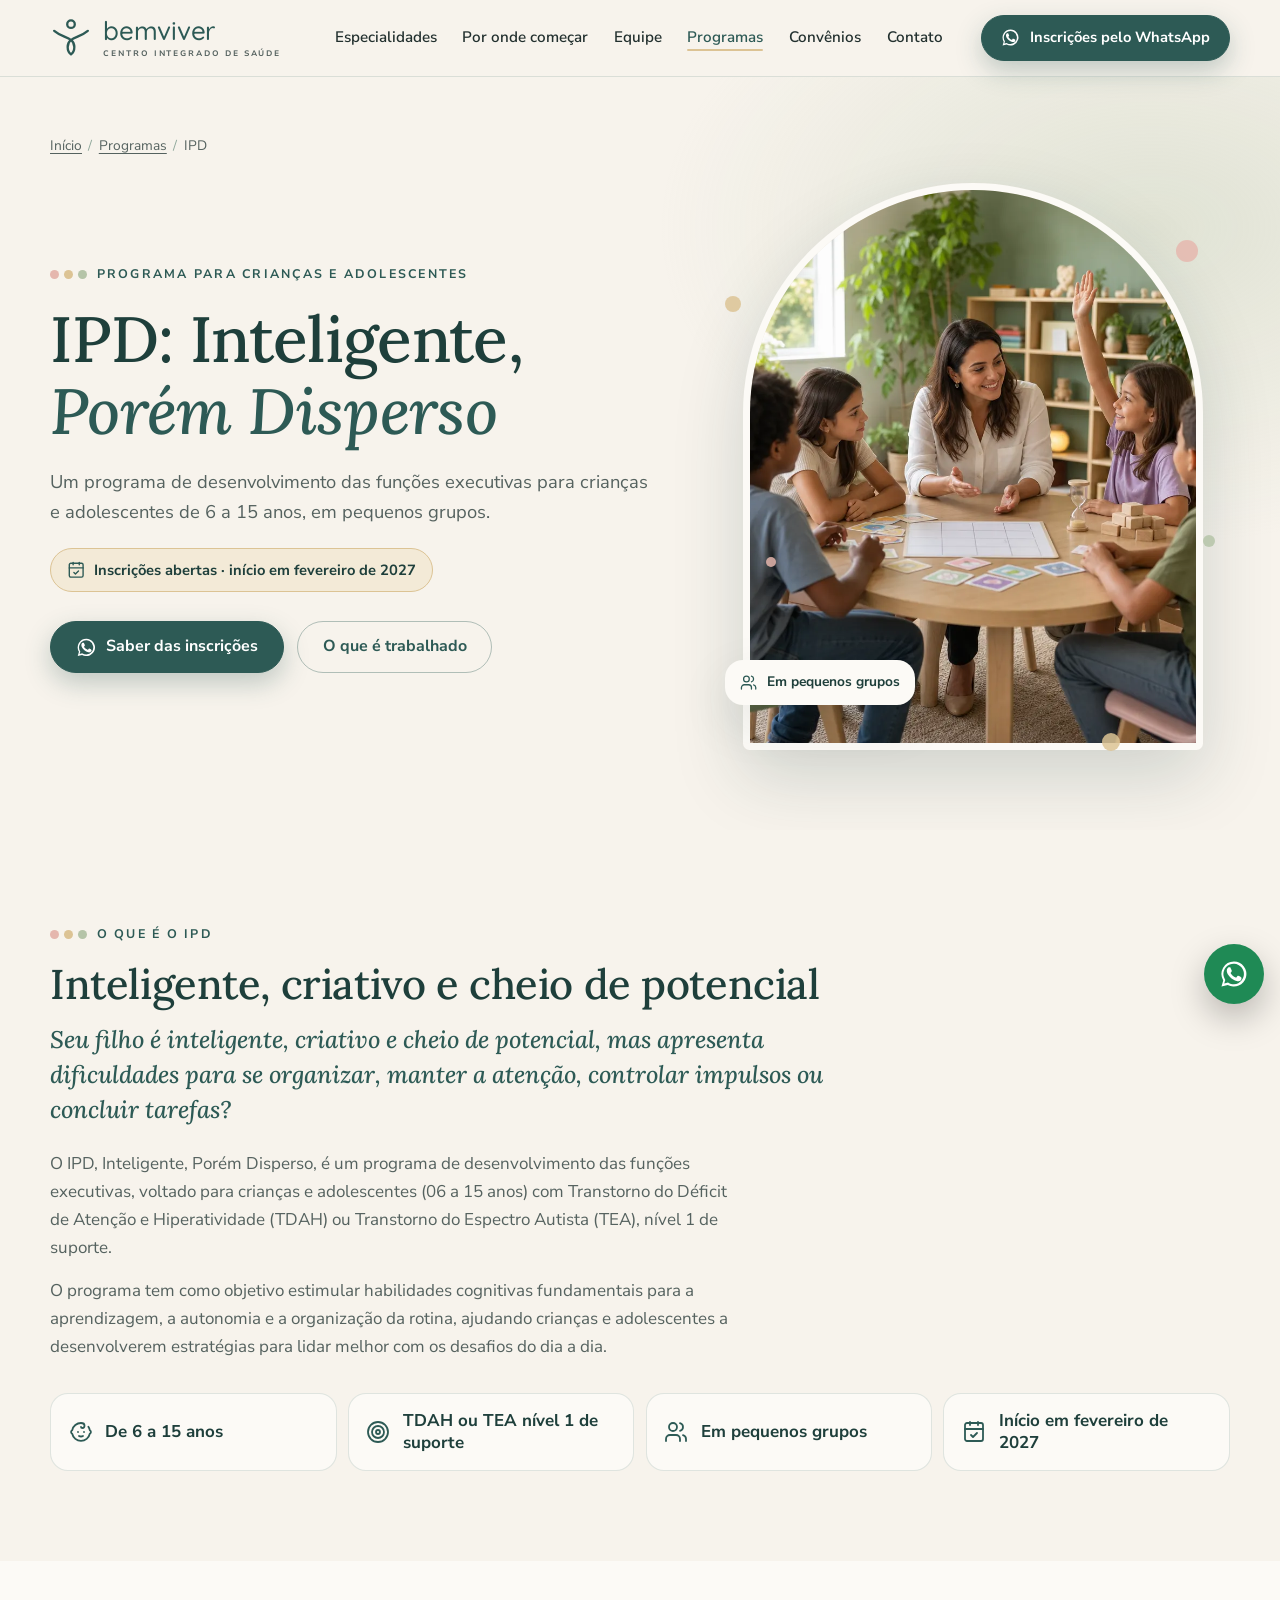
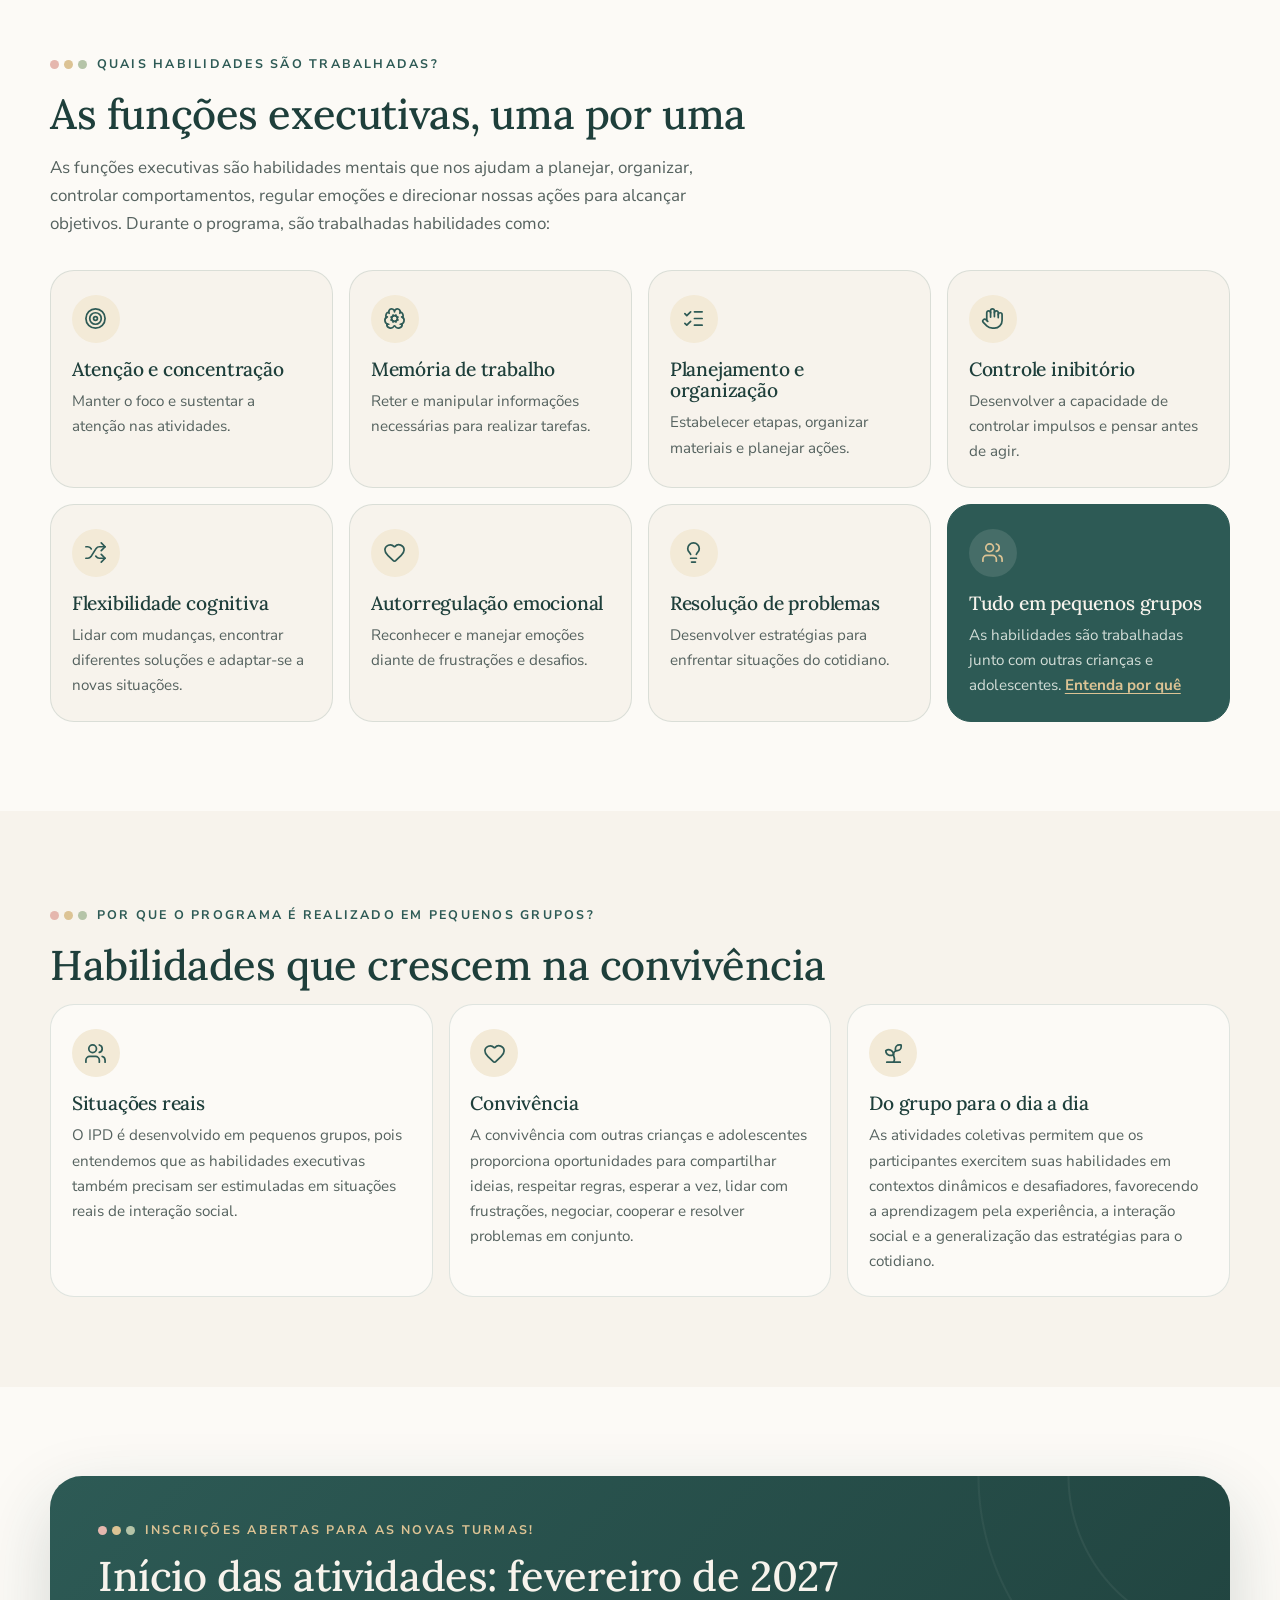
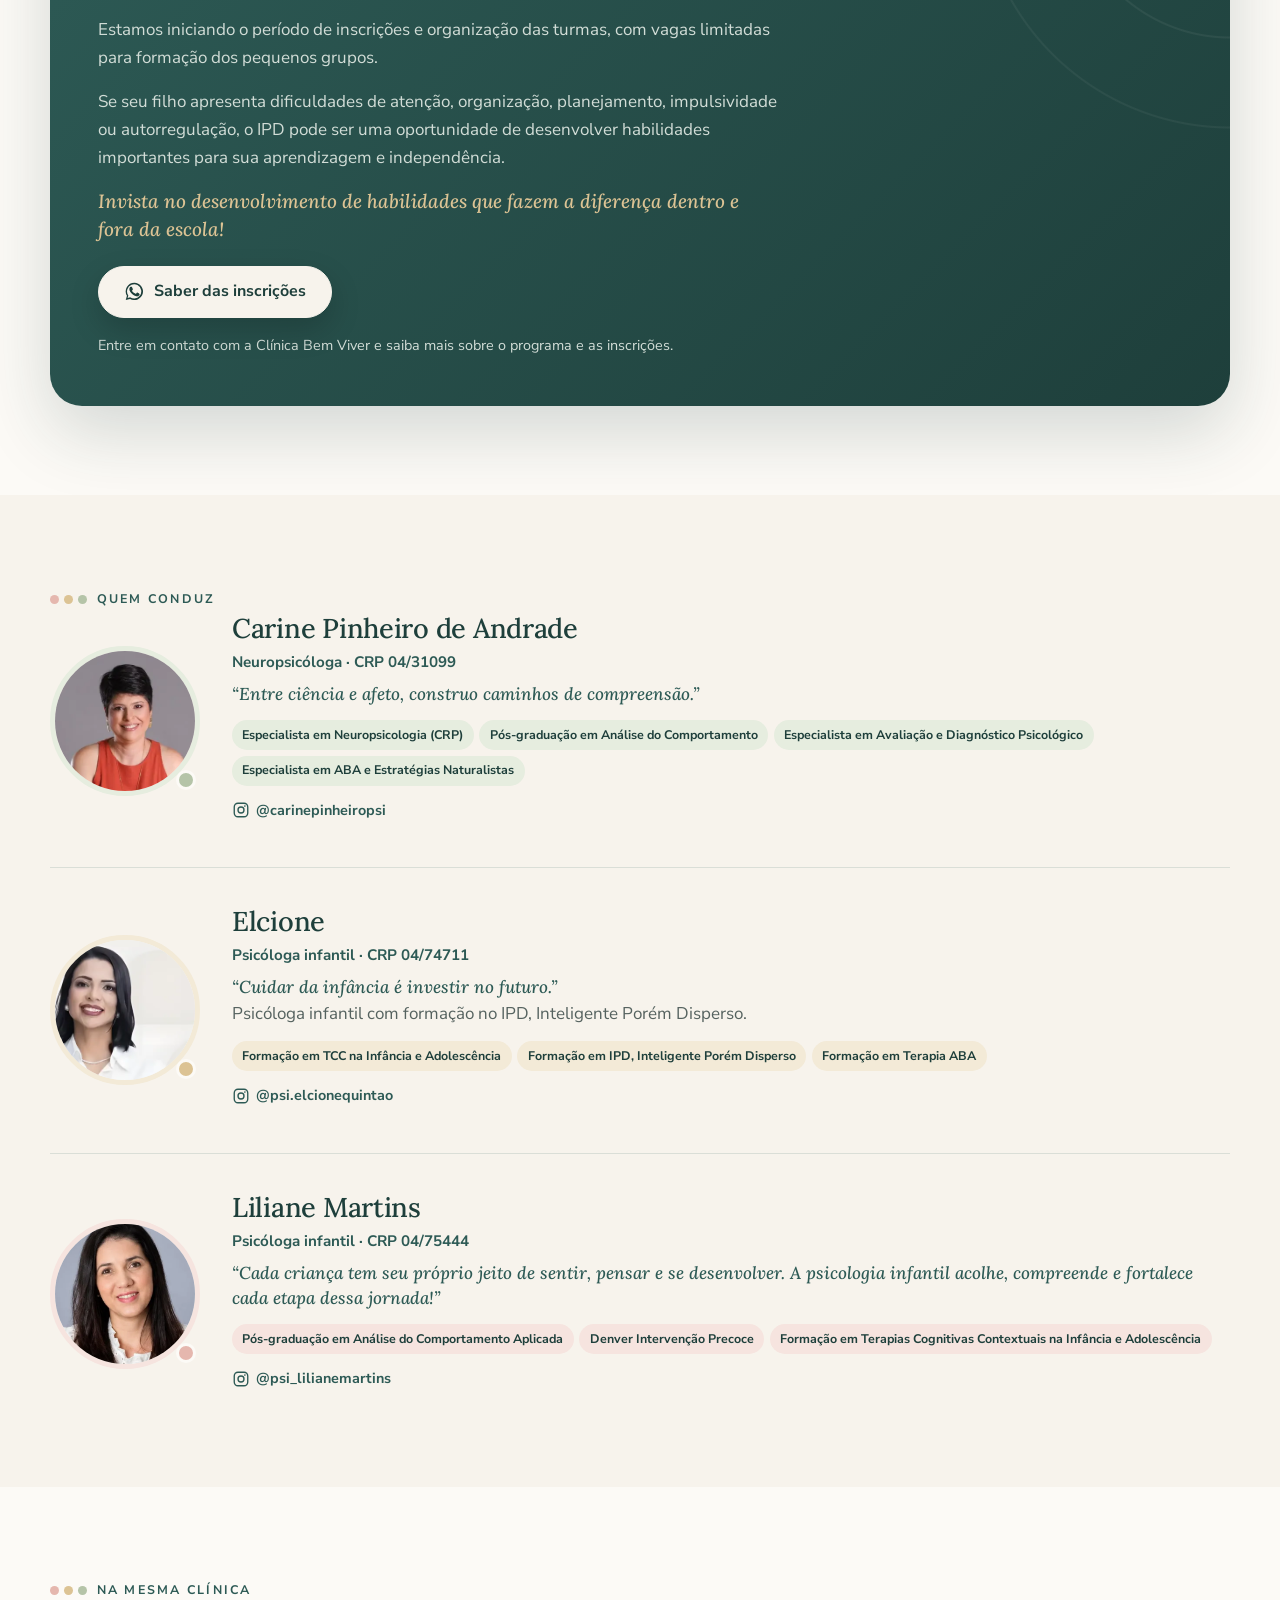
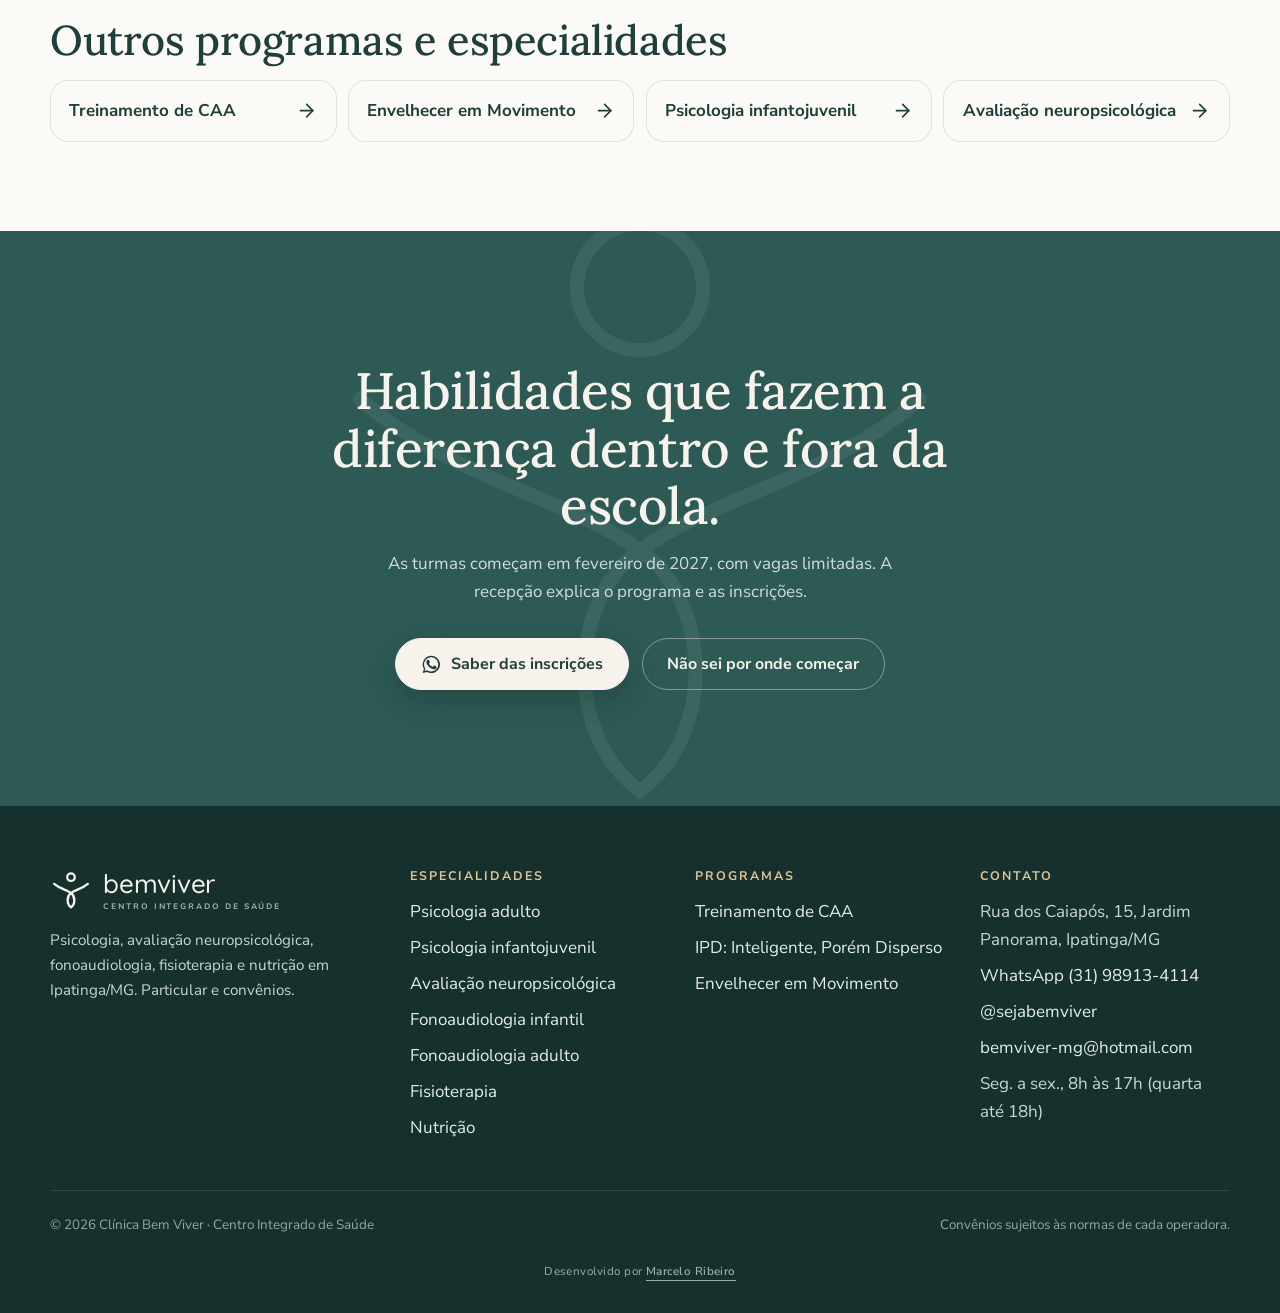
<file: programas/ipd/index.html>
<!doctype html>
<html lang="pt-BR">
<head>
<!-- Google Analytics 4 (04/11/2026): conta os toques no WhatsApp pela medição otimizada -->
<script async src="https://www.googletagmanager.com/gtag/js?id=G-WRZ7HY3TYR"></script>
<script>
  window.dataLayer = window.dataLayer || [];
  function gtag(){dataLayer.push(arguments);}
  gtag('js', new Date());
  gtag('config', 'G-WRZ7HY3TYR');
  // Toque em qualquer link do WhatsApp vira o evento principal contato_whatsapp (04/11/2026)
  document.addEventListener('click', function(e){
    var a = e.target.closest && e.target.closest('a[href*="wa.me/"]');
    if (a) gtag('event', 'contato_whatsapp', { link_url: a.href, pagina: location.pathname });
  });
</script>
<!-- Microsoft Clarity (04/11/2026): gravação das visitas e mapa de calor -->
<script type="text/javascript">
  (function(c,l,a,r,i,t,y){
    c[a]=c[a]||function(){(c[a].q=c[a].q||[]).push(arguments)};
    t=l.createElement(r);t.async=1;t.src="https://www.clarity.ms/tag/"+i;
    y=l.getElementsByTagName(r)[0];y.parentNode.insertBefore(t,y);
  })(window, document, "clarity", "script", "z8gtgcn1j5");
</script>
<meta charset="utf-8">
<meta name="viewport" content="width=device-width, initial-scale=1">
<script>document.documentElement.className += " js";</script>
<!-- 02/11/2026: página nova, com o texto do IPD que a Carine mandou no documento de
     correções. Quem conduz: Carine, Elcione e Liliane, confirmado pela Carine em 04/11/2026
     ("as aplicadoras somos eu, Elcione e a Liliane"), na ordem que ela falou. -->
<title>IPD, Inteligente Porém Disperso, em Ipatinga | Clínica Bem Viver</title>
<meta name="description" content="Programa de desenvolvimento das funções executivas para crianças e adolescentes de 6 a 15 anos com TDAH ou TEA nível 1, em pequenos grupos, no Jardim Panorama, em Ipatinga/MG. Início em fevereiro de 2027.">
<link rel="canonical" href="https://sejabemviver.com.br/programas/ipd/">
<meta name="theme-color" content="#F7F3EC">
<meta property="og:type" content="website">
<meta property="og:locale" content="pt_BR">
<meta property="og:site_name" content="Clínica Bem Viver">
<meta property="og:title" content="IPD, Inteligente Porém Disperso | Clínica Bem Viver, Ipatinga">
<meta property="og:description" content="Funções executivas para crianças e adolescentes de 6 a 15 anos, em pequenos grupos. Inscrições abertas, início em fevereiro de 2027.">
<meta property="og:url" content="https://sejabemviver.com.br/programas/ipd/">
<meta property="og:image" content="https://sejabemviver.com.br/assets/img/og.jpg">
<meta name="twitter:card" content="summary_large_image">
<link rel="icon" href="../../favicon.svg" type="image/svg+xml">
<link rel="apple-touch-icon" href="../../apple-touch-icon.png">
<link rel="preconnect" href="https://fonts.googleapis.com">
<link rel="preconnect" href="https://fonts.gstatic.com" crossorigin>
<link rel="stylesheet" href="https://fonts.googleapis.com/css2?family=Lora:ital,wght@0,500;0,600;1,500&family=Nunito+Sans:wght@400;600;700;800&family=Quicksand:wght@500&display=swap">
<link rel="stylesheet" href="../../assets/css/site.css">
<script type="application/ld+json">
{"@context":"https://schema.org","@type":"BreadcrumbList","itemListElement":[
{"@type":"ListItem","position":1,"name":"Início","item":"https://sejabemviver.com.br/"},
{"@type":"ListItem","position":2,"name":"Programas","item":"https://sejabemviver.com.br/#programas"},
{"@type":"ListItem","position":3,"name":"IPD, Inteligente Porém Disperso","item":"https://sejabemviver.com.br/programas/ipd/"}]}
</script>
</head>
<body>

<svg width="0" height="0" style="position:absolute" aria-hidden="true">
  <symbol id="bv-simbolo" viewBox="0 0 100 100"><circle cx="50" cy="17" r="9"/><path d="M10 33C24 45 40 47 50.5 55C60 62 61 81 50 89C39 81 40 62 49.5 55C60 47 76 45 90 33"/></symbol>
  <symbol id="i-zap" viewBox="0 0 24 24"><path d="M17.5 14.4c-.3-.2-1.7-.9-2-1-.3-.1-.5-.2-.7.1s-.8 1-.9 1.2c-.2.2-.3.2-.6.1-.3-.2-1.2-.5-2.3-1.4-.9-.8-1.4-1.7-1.6-2-.2-.3 0-.5.1-.6.1-.1.3-.3.4-.5.1-.2.2-.3.3-.5 0-.2 0-.4 0-.5 0-.2-.7-1.6-.9-2.2-.2-.5-.5-.5-.7-.5h-.6c-.2 0-.5.1-.8.4-.3.3-1 1-1 2.5s1.1 2.9 1.2 3.1c.1.2 2.1 3.2 5 4.4.7.3 1.2.5 1.7.6.7.2 1.3.2 1.8.1.6-.1 1.7-.7 1.9-1.4.2-.7.2-1.2.2-1.4-.1-.1-.3-.2-.6-.3ZM12 2a10 10 0 0 0-8.6 15.1L2 22l5-1.3A10 10 0 1 0 12 2Zm0 18.2c-1.6 0-3.2-.4-4.5-1.2l-.3-.2-3 .8.8-2.9-.2-.3A8.2 8.2 0 1 1 12 20.2Z"/></symbol>
  <symbol id="i-seta" viewBox="0 0 24 24"><path d="M5 12h14"/><path d="m12 5 7 7-7 7"/></symbol>
  <symbol id="i-check" viewBox="0 0 24 24"><path d="M20 6 9 17l-5-5"/></symbol>
  <symbol id="i-chevron" viewBox="0 0 24 24"><path d="m6 9 6 6 6-6"/></symbol>
  <symbol id="i-menu" viewBox="0 0 24 24"><path d="M4 5h16"/><path d="M4 12h16"/><path d="M4 19h16"/></symbol>
  <symbol id="i-x" viewBox="0 0 24 24"><path d="M18 6 6 18"/><path d="m6 6 12 12"/></symbol>
  <symbol id="i-insta" viewBox="0 0 24 24"><rect x="3" y="3" width="18" height="18" rx="5"/><circle cx="12" cy="12" r="4"/><circle cx="17.2" cy="6.8" r="1.1" fill="currentColor" stroke="none"/></symbol>
  <symbol id="i-cal" viewBox="0 0 24 24"><path d="M8 2v3"/><path d="M16 2v3"/><rect x="3" y="3" width="18" height="18" rx="2"/><path d="M3 9h18"/><path d="m9 15 2 2 4-4"/></symbol>
  <!-- Lucide (ISC): target, brain-cog, list-checks, hand, shuffle, heart, lightbulb, users, sprout, baby -->
  <symbol id="i-alvo" viewBox="0 0 24 24"><circle cx="12" cy="12" r="10"/><circle cx="12" cy="12" r="6"/><circle cx="12" cy="12" r="2"/></symbol>
  <symbol id="i-memoria" viewBox="0 0 24 24"><path d="m10.852 14.772-.383.923"/><path d="m10.852 9.228-.383-.923"/><path d="m13.148 14.772.382.924"/><path d="m13.531 8.305-.383.923"/><path d="m14.772 10.852.923-.383"/><path d="m14.772 13.148.923.383"/><path d="M17.598 6.5A3 3 0 1 0 12 5a3 3 0 0 0-5.63-1.446 3 3 0 0 0-.368 1.571 4 4 0 0 0-2.525 5.771"/><path d="M17.998 5.125a4 4 0 0 1 2.525 5.771"/><path d="M19.505 10.294a4 4 0 0 1-1.5 7.706"/><path d="M4.032 17.483A4 4 0 0 0 11.464 20c.18-.311.892-.311 1.072 0a4 4 0 0 0 7.432-2.516"/><path d="M4.5 10.291A4 4 0 0 0 6 18"/><path d="M6.002 5.125a3 3 0 0 0 .4 1.375"/><path d="m9.228 10.852-.923-.383"/><path d="m9.228 13.148-.923.383"/><circle cx="12" cy="12" r="3"/></symbol>
  <symbol id="i-lista" viewBox="0 0 24 24"><path d="M13 5h8"/><path d="M13 12h8"/><path d="M13 19h8"/><path d="m3 17 2 2 4-4"/><path d="m3 7 2 2 4-4"/></symbol>
  <symbol id="i-mao" viewBox="0 0 24 24"><path d="M18 11V6a2 2 0 0 0-2-2a2 2 0 0 0-2 2"/><path d="M14 10V4a2 2 0 0 0-2-2a2 2 0 0 0-2 2v2"/><path d="M10 10.5V6a2 2 0 0 0-2-2a2 2 0 0 0-2 2v8"/><path d="M18 8a2 2 0 1 1 4 0v6a8 8 0 0 1-8 8h-2c-2.8 0-4.5-.86-5.99-2.34l-3.6-3.6a2 2 0 0 1 2.83-2.82L7 15"/></symbol>
  <symbol id="i-troca" viewBox="0 0 24 24"><path d="m18 14 4 4-4 4"/><path d="m18 2 4 4-4 4"/><path d="M2 18h1.973a4 4 0 0 0 3.3-1.7l5.454-8.6a4 4 0 0 1 3.3-1.7H22"/><path d="M2 6h1.972a4 4 0 0 1 3.6 2.2"/><path d="M22 18h-6.041a4 4 0 0 1-3.3-1.8l-.359-.45"/></symbol>
  <symbol id="i-coracao" viewBox="0 0 24 24"><path d="M2 9.5a5.5 5.5 0 0 1 9.591-3.676.56.56 0 0 0 .818 0A5.49 5.49 0 0 1 22 9.5c0 2.29-1.5 4-3 5.5l-5.492 5.313a2 2 0 0 1-3 .019L5 15c-1.5-1.5-3-3.2-3-5.5"/></symbol>
  <symbol id="i-ideia" viewBox="0 0 24 24"><path d="M15 14c.2-1 .7-1.7 1.5-2.5 1-.9 1.5-2.2 1.5-3.5A6 6 0 0 0 6 8c0 1 .2 2.2 1.5 3.5.7.7 1.3 1.5 1.5 2.5"/><path d="M9 18h6"/><path d="M10 22h4"/></symbol>
  <symbol id="i-pessoas" viewBox="0 0 24 24"><path d="M16 21v-2a4 4 0 0 0-4-4H6a4 4 0 0 0-4 4v2"/><path d="M16 3.128a4 4 0 0 1 0 7.744"/><path d="M22 21v-2a4 4 0 0 0-3-3.87"/><circle cx="9" cy="7" r="4"/></symbol>
  <symbol id="i-broto" viewBox="0 0 24 24"><path d="M14 9.536V7a4 4 0 0 1 4-4h1.5a.5.5 0 0 1 .5.5V5a4 4 0 0 1-4 4 4 4 0 0 0-4 4c0 2 1 3 1 5a5 5 0 0 1-1 3"/><path d="M4 9a5 5 0 0 1 8 4 5 5 0 0 1-8-4"/><path d="M5 21h14"/></symbol>
  <symbol id="i-crianca" viewBox="0 0 24 24"><path d="M10 16c.5.3 1.2.5 2 .5s1.5-.2 2-.5"/><path d="M15 12h.01"/><path d="M19.38 6.813A9 9 0 0 1 20.8 10.2a2 2 0 0 1 0 3.6 9 9 0 0 1-17.6 0 2 2 0 0 1 0-3.6A9 9 0 0 1 12 3c2 0 3.5 1.1 3.5 2.5s-.9 2.5-2 2.5c-.8 0-1.5-.4-1.5-1"/><path d="M9 12h.01"/></symbol>
</svg>

<a class="pular" href="#conteudo">Pular para o conteúdo</a>

<header class="topo">
  <div class="wrap topo__linha">
    <a class="marca" href="../../" aria-label="Clínica Bem Viver, página inicial">
      <svg class="marca__simbolo" viewBox="0 0 100 100" aria-hidden="true"><use href="#bv-simbolo"/></svg>
      <span class="marca__texto"><span class="marca__nome">bemviver</span><span class="marca__sub">Centro integrado de saúde</span></span>
    </a>
    <nav class="menu" aria-label="Principal">
      <a href="../../#especialidades">Especialidades</a>
      <a href="../../#comecar">Por onde começar</a>
      <a href="../../#equipe">Equipe</a>
      <a href="../../#programas" aria-current="page">Programas</a>
      <a href="../../#convenios">Convênios</a>
      <a href="../../#contato">Contato</a>
    </nav>
    <a class="btn topo__cta" href="https://wa.me/5531989134114" data-zap="Olá! Vim pelo site da Bem Viver e queria saber das inscrições do IPD, Inteligente Porém Disperso." target="_blank" rel="noopener"><svg class="ic zap-ic" aria-hidden="true"><use href="#i-zap"/></svg><span>Inscrições<span class="cta-mais"> pelo WhatsApp</span></span></a>
    <button class="menu-btn" type="button" aria-label="Abrir menu" aria-controls="gaveta" aria-expanded="false"><svg class="ic" aria-hidden="true"><use href="#i-menu"/></svg></button>
  </div>
</header>

<div class="gaveta" id="gaveta">
  <nav class="gaveta__painel" aria-label="Menu">
    <button class="menu-btn gaveta__fechar" type="button" aria-label="Fechar menu"><svg class="ic" aria-hidden="true"><use href="#i-x"/></svg></button>
    <a href="../../">Início</a>
    <a href="../../#comecar">Por onde começar</a>
    <a href="../../#equipe">Equipe</a>
    <a href="../../#programas">Programas</a>
    <a href="../../#convenios">Convênios</a>
    <a href="../../#contato">Contato</a>
    <p class="gaveta__grupo">Especialidades</p>
    <a href="../../especialidades/psicologia-adulto/">Psicologia adulto</a>
    <a href="../../especialidades/psicologia-infantil/">Psicologia infantojuvenil</a>
    <a href="../../especialidades/avaliacao-neuropsicologica/">Avaliação neuropsicológica</a>
    <a href="../../especialidades/fonoaudiologia-infantil/">Fonoaudiologia infantil</a>
    <a href="../../especialidades/fonoaudiologia-adulto/">Fonoaudiologia adulto</a>
    <a href="../../especialidades/fisioterapia/">Fisioterapia</a>
    <a href="../../especialidades/nutricao/">Nutrição</a>
    <p class="gaveta__grupo">Programas</p>
    <a href="../treinamento-caa/">Treinamento de CAA</a>
    <a href="../ipd/" aria-current="page">IPD: Inteligente, Porém Disperso</a>
    <a href="../envelhecer-em-movimento/">Envelhecer em Movimento</a>
    <a class="btn" href="https://wa.me/5531989134114" data-zap="Olá! Vim pelo site da Bem Viver e queria saber das inscrições do IPD, Inteligente Porém Disperso." target="_blank" rel="noopener"><svg class="ic zap-ic" aria-hidden="true"><use href="#i-zap"/></svg>Saber das inscrições</a>
  </nav>
</div>

<main id="conteudo">

<section class="pag-topo" aria-labelledby="titulo">
  <div class="wrap">
    <ol class="trilha"><li><a href="../../">Início</a></li><li><a href="../../#programas">Programas</a></li><li aria-current="page">IPD</li></ol>
    <div class="pag-topo__grade">
      <div>
        <p class="olho">Programa para crianças e adolescentes</p>
        <h1 id="titulo">IPD: Inteligente, <em>Porém Disperso</em></h1>
        <p class="pag-topo__lead">Um programa de desenvolvimento das funções executivas para crianças e adolescentes de 6 a 15 anos, em pequenos grupos.</p>
        <p class="prog-aviso-topo"><svg class="ic" aria-hidden="true"><use href="#i-cal"/></svg>Inscrições abertas · início em fevereiro de 2027</p>
        <div class="pag-topo__acoes">
          <a class="btn" href="https://wa.me/5531989134114" data-zap="Olá! Vim pelo site da Bem Viver e queria saber das inscrições do IPD, Inteligente Porém Disperso." target="_blank" rel="noopener"><svg class="ic zap-ic" aria-hidden="true"><use href="#i-zap"/></svg>Saber das inscrições</a>
          <a class="btn btn--vazado" href="#habilidades">O que é trabalhado</a>
        </div>
      </div>
      <figure class="pag-topo__foto tom-mel">
        <div class="moldura"><img src="../../assets/img/topo-ipd.webp" width="830" height="1024" fetchpriority="high" decoding="async" alt="Ilustração: crianças em volta de uma mesa com cartões e blocos, numa atividade em grupo com uma psicóloga"></div>
        <div class="pontos" data-pontos aria-hidden="true">
          <span class="ponto" style="--x:-4%;--y:20%;--t:16px;--c:var(--mel);--d:7s"><i></i></span>
          <span class="ponto" style="--x:94%;--y:10%;--t:22px;--c:var(--rosa);--d:8s"><i></i></span>
          <span class="ponto" style="--x:100%;--y:62%;--t:12px;--c:var(--folha);--d:6s"><i></i></span>
          <span class="ponto" style="--x:78%;--y:97%;--t:18px;--c:var(--mel);--d:9s"><i></i></span>
          <span class="ponto" style="--x:5%;--y:66%;--t:10px;--c:var(--rosa);--d:7.5s"><i></i></span>
        </div>
        <span class="pag-topo__selo"><svg class="ic" aria-hidden="true"><use href="#i-pessoas"/></svg>Em pequenos grupos</span>
      </figure>
    </div>
  </div>
</section>

<section class="bloco" aria-labelledby="t-oque">
  <div class="wrap">
    <p class="olho">O que é o IPD</p>
    <h2 id="t-oque">Inteligente, criativo e cheio de potencial</h2>
    <p class="prog-pergunta">Seu filho é inteligente, criativo e cheio de potencial, mas apresenta dificuldades para se organizar, manter a atenção, controlar impulsos ou concluir tarefas?</p>
    <div class="bloco__intro">
      <p>O IPD, Inteligente, Porém Disperso, é um programa de desenvolvimento das funções executivas, voltado para crianças e adolescentes (06 a 15 anos) com Transtorno do Déficit de Atenção e Hiperatividade (TDAH) ou Transtorno do Espectro Autista (TEA), nível 1 de suporte.</p>
      <p>O programa tem como objetivo estimular habilidades cognitivas fundamentais para a aprendizagem, a autonomia e a organização da rotina, ajudando crianças e adolescentes a desenvolverem estratégias para lidar melhor com os desafios do dia a dia.</p>
    </div>
    <ul class="prog-fatos" data-rev-grupo>
      <li data-rev><svg class="ic" aria-hidden="true"><use href="#i-crianca"/></svg>De 6 a 15 anos</li>
      <li data-rev><svg class="ic" aria-hidden="true"><use href="#i-alvo"/></svg>TDAH ou TEA nível 1 de suporte</li>
      <li data-rev><svg class="ic" aria-hidden="true"><use href="#i-pessoas"/></svg>Em pequenos grupos</li>
      <li data-rev><svg class="ic" aria-hidden="true"><use href="#i-cal"/></svg>Início em fevereiro de 2027</li>
    </ul>
  </div>
</section>

<section class="bloco bloco--papel" id="habilidades" aria-labelledby="t-hab">
  <div class="wrap">
    <p class="olho">Quais habilidades são trabalhadas?</p>
    <h2 id="t-hab">As funções executivas, uma por uma</h2>
    <p class="bloco__intro">As funções executivas são habilidades mentais que nos ajudam a planejar, organizar, controlar comportamentos, regular emoções e direcionar nossas ações para alcançar objetivos. Durante o programa, são trabalhadas habilidades como:</p>
    <ul class="frentes" style="--n:4" data-rev-grupo>
      <li data-rev><span class="frentes__ic"><svg class="ic" aria-hidden="true"><use href="#i-alvo"/></svg></span><h3>Atenção e concentração</h3><p>Manter o foco e sustentar a atenção nas atividades.</p></li>
      <li data-rev><span class="frentes__ic"><svg class="ic" aria-hidden="true"><use href="#i-memoria"/></svg></span><h3>Memória de trabalho</h3><p>Reter e manipular informações necessárias para realizar tarefas.</p></li>
      <li data-rev><span class="frentes__ic"><svg class="ic" aria-hidden="true"><use href="#i-lista"/></svg></span><h3>Planejamento e organização</h3><p>Estabelecer etapas, organizar materiais e planejar ações.</p></li>
      <li data-rev><span class="frentes__ic"><svg class="ic" aria-hidden="true"><use href="#i-mao"/></svg></span><h3>Controle inibitório</h3><p>Desenvolver a capacidade de controlar impulsos e pensar antes de agir.</p></li>
      <li data-rev><span class="frentes__ic"><svg class="ic" aria-hidden="true"><use href="#i-troca"/></svg></span><h3>Flexibilidade cognitiva</h3><p>Lidar com mudanças, encontrar diferentes soluções e adaptar-se a novas situações.</p></li>
      <li data-rev><span class="frentes__ic"><svg class="ic" aria-hidden="true"><use href="#i-coracao"/></svg></span><h3>Autorregulação emocional</h3><p>Reconhecer e manejar emoções diante de frustrações e desafios.</p></li>
      <li data-rev><span class="frentes__ic"><svg class="ic" aria-hidden="true"><use href="#i-ideia"/></svg></span><h3>Resolução de problemas</h3><p>Desenvolver estratégias para enfrentar situações do cotidiano.</p></li>
      <li class="frentes__destaque" data-rev><span class="frentes__ic"><svg class="ic" aria-hidden="true"><use href="#i-pessoas"/></svg></span><h3>Tudo em pequenos grupos</h3><p>As habilidades são trabalhadas junto com outras crianças e adolescentes. <a href="#grupos">Entenda por quê</a></p></li>
    </ul>
  </div>
</section>

<section class="bloco" id="grupos" aria-labelledby="t-grupos">
  <div class="wrap">
    <p class="olho">Por que o programa é realizado em pequenos grupos?</p>
    <h2 id="t-grupos">Habilidades que crescem na convivência</h2>
    <ul class="frentes" data-rev-grupo>
      <li data-rev><span class="frentes__ic"><svg class="ic" aria-hidden="true"><use href="#i-pessoas"/></svg></span><h3>Situações reais</h3><p>O IPD é desenvolvido em pequenos grupos, pois entendemos que as habilidades executivas também precisam ser estimuladas em situações reais de interação social.</p></li>
      <li data-rev><span class="frentes__ic"><svg class="ic" aria-hidden="true"><use href="#i-coracao"/></svg></span><h3>Convivência</h3><p>A convivência com outras crianças e adolescentes proporciona oportunidades para compartilhar ideias, respeitar regras, esperar a vez, lidar com frustrações, negociar, cooperar e resolver problemas em conjunto.</p></li>
      <li data-rev><span class="frentes__ic"><svg class="ic" aria-hidden="true"><use href="#i-broto"/></svg></span><h3>Do grupo para o dia a dia</h3><p>As atividades coletivas permitem que os participantes exercitem suas habilidades em contextos dinâmicos e desafiadores, favorecendo a aprendizagem pela experiência, a interação social e a generalização das estratégias para o cotidiano.</p></li>
    </ul>
  </div>
</section>

<section class="bloco bloco--papel" aria-labelledby="t-insc">
  <div class="wrap">
    <div class="prog-chamada" data-rev>
      <p class="olho olho--claro">Inscrições abertas para as novas turmas!</p>
      <h2 id="t-insc">Início das atividades: fevereiro de 2027</h2>
      <p>Estamos iniciando o período de inscrições e organização das turmas, com vagas limitadas para formação dos pequenos grupos.</p>
      <p>Se seu filho apresenta dificuldades de atenção, organização, planejamento, impulsividade ou autorregulação, o IPD pode ser uma oportunidade de desenvolver habilidades importantes para sua aprendizagem e independência.</p>
      <p class="prog-chamada__frase">Invista no desenvolvimento de habilidades que fazem a diferença dentro e fora da escola!</p>
      <div class="prog-destaque__acoes">
        <a class="btn btn--claro" href="https://wa.me/5531989134114" data-zap="Olá! Vim pelo site da Bem Viver e queria saber das inscrições do IPD, Inteligente Porém Disperso." target="_blank" rel="noopener"><svg class="ic zap-ic" aria-hidden="true"><use href="#i-zap"/></svg>Saber das inscrições</a>
      </div>
      <p class="prog-chamada__nota">Entre em contato com a Clínica Bem Viver e saiba mais sobre o programa e as inscrições.</p>
    </div>
  </div>
</section>

<section class="bloco" aria-labelledby="t-quem">
  <div class="wrap">
    <p class="olho">Quem conduz</p>
    <h2 id="t-quem" class="sr">Quem conduz</h2>
    <div class="quem-atende tom-folha" data-rev>
      <div class="pessoa__foto"><img src="../../assets/img/eq-carine.webp" width="210" height="210" loading="lazy" decoding="async" alt="Carine Pinheiro de Andrade"></div>
      <div>
        <h3 style="font-size:1.7rem">Carine Pinheiro de Andrade</h3>
        <p class="pessoa__papel" style="margin:.4rem 0 .6rem">Neuropsicóloga · CRP 04/31099</p>
        <p class="pessoa__frase">“Entre ciência e afeto, construo caminhos de compreensão.”</p>
        <ul class="etiquetas" style="margin-top:.8rem"><li>Especialista em Neuropsicologia (CRP)</li><li>Pós-graduação em Análise do Comportamento</li><li>Especialista em Avaliação e Diagnóstico Psicológico</li><li>Especialista em ABA e Estratégias Naturalistas</li></ul>
        <a class="pessoa__insta" href="https://www.instagram.com/carinepinheiropsi/" target="_blank" rel="noopener" style="margin-top:.8rem"><svg class="ic" aria-hidden="true"><use href="#i-insta"/></svg>@carinepinheiropsi</a>
      </div>
    </div>
    <div class="quem-atende tom-mel" data-rev>
      <div class="pessoa__foto"><img src="../../assets/img/eq-elcione.webp" width="200" height="200" loading="lazy" decoding="async" alt="Elcione"></div>
      <div>
        <h3 style="font-size:1.7rem">Elcione</h3>
        <p class="pessoa__papel" style="margin:.4rem 0 .6rem">Psicóloga infantil · CRP 04/74711</p>
        <p class="pessoa__frase">“Cuidar da infância é investir no futuro.”</p>
        <p style="color:var(--tinta-suave);max-width:560px">Psicóloga infantil com formação no IPD, Inteligente Porém Disperso.</p>
        <ul class="etiquetas" style="margin-top:.8rem"><li>Formação em TCC na Infância e Adolescência</li><li>Formação em IPD, Inteligente Porém Disperso</li><li>Formação em Terapia ABA</li></ul>
        <a class="pessoa__insta" href="https://www.instagram.com/psi.elcionequintao/" target="_blank" rel="noopener" style="margin-top:.8rem"><svg class="ic" aria-hidden="true"><use href="#i-insta"/></svg>@psi.elcionequintao</a>
      </div>
    </div>
    <div class="quem-atende tom-rosa" data-rev>
      <div class="pessoa__foto"><img src="../../assets/img/eq-liliane.webp" width="460" height="460" loading="lazy" decoding="async" alt="Liliane Martins"></div>
      <div>
        <h3 style="font-size:1.7rem">Liliane Martins</h3>
        <p class="pessoa__papel" style="margin:.4rem 0 .6rem">Psicóloga infantil · CRP 04/75444</p>
        <p class="pessoa__frase">“Cada criança tem seu próprio jeito de sentir, pensar e se desenvolver. A psicologia infantil acolhe, compreende e fortalece cada etapa dessa jornada!”</p>
        <ul class="etiquetas" style="margin-top:.8rem"><li>Pós-graduação em Análise do Comportamento Aplicada</li><li>Denver Intervenção Precoce</li><li>Formação em Terapias Cognitivas Contextuais na Infância e Adolescência</li></ul>
        <a class="pessoa__insta" href="https://www.instagram.com/psi_lilianemartins/" target="_blank" rel="noopener" style="margin-top:.8rem"><svg class="ic" aria-hidden="true"><use href="#i-insta"/></svg>@psi_lilianemartins</a>
      </div>
    </div>
  </div>
</section>

<section class="bloco bloco--papel" aria-labelledby="t-outras">
  <div class="wrap">
    <p class="olho">Na mesma clínica</p>
    <h2 id="t-outras">Outros programas e especialidades</h2>
    <nav class="outras" aria-label="Outros programas e especialidades">
      <a href="../treinamento-caa/">Treinamento de CAA <svg class="ic" aria-hidden="true"><use href="#i-seta"/></svg></a>
      <a href="../envelhecer-em-movimento/">Envelhecer em Movimento <svg class="ic" aria-hidden="true"><use href="#i-seta"/></svg></a>
      <a href="../../especialidades/psicologia-infantil/">Psicologia infantojuvenil <svg class="ic" aria-hidden="true"><use href="#i-seta"/></svg></a>
      <a href="../../especialidades/avaliacao-neuropsicologica/">Avaliação neuropsicológica <svg class="ic" aria-hidden="true"><use href="#i-seta"/></svg></a>
    </nav>
  </div>
</section>

<section class="secao chamada" aria-labelledby="t-final">
  <svg class="chamada__simbolo" viewBox="0 0 100 100" aria-hidden="true"><use href="#bv-simbolo"/></svg>
  <div class="wrap" data-rev>
    <h2 id="t-final">Habilidades que fazem a diferença dentro e fora da escola.</h2>
    <p>As turmas começam em fevereiro de 2027, com vagas limitadas. A recepção explica o programa e as inscrições.</p>
    <div class="acoes">
      <a class="btn btn--claro" href="https://wa.me/5531989134114" data-zap="Olá! Vim pelo site da Bem Viver e queria saber das inscrições do IPD, Inteligente Porém Disperso." target="_blank" rel="noopener"><svg class="ic zap-ic" aria-hidden="true"><use href="#i-zap"/></svg>Saber das inscrições</a>
      <a class="btn btn--linha-clara" href="../../#comecar">Não sei por onde começar</a>
    </div>
  </div>
</section>

</main>

<footer class="rodape">
  <div class="wrap">
    <div class="rodape__grade">
      <div>
        <a class="marca" href="../../" aria-label="Clínica Bem Viver, página inicial">
          <svg class="marca__simbolo" viewBox="0 0 100 100" aria-hidden="true"><use href="#bv-simbolo"/></svg>
          <span class="marca__texto"><span class="marca__nome">bemviver</span><span class="marca__sub">Centro integrado de saúde</span></span>
        </a>
        <p>Psicologia, avaliação neuropsicológica, fonoaudiologia, fisioterapia e nutrição em Ipatinga/MG. Particular e convênios.</p>
      </div>
      <div>
        <h2>Especialidades</h2>
        <ul>
          <li><a href="../../especialidades/psicologia-adulto/">Psicologia adulto</a></li>
          <li><a href="../../especialidades/psicologia-infantil/">Psicologia infantojuvenil</a></li>
          <li><a href="../../especialidades/avaliacao-neuropsicologica/">Avaliação neuropsicológica</a></li>
          <li><a href="../../especialidades/fonoaudiologia-infantil/">Fonoaudiologia infantil</a></li>
          <li><a href="../../especialidades/fonoaudiologia-adulto/">Fonoaudiologia adulto</a></li>
          <li><a href="../../especialidades/fisioterapia/">Fisioterapia</a></li>
          <li><a href="../../especialidades/nutricao/">Nutrição</a></li>
        </ul>
      </div>
      <div>
        <h2>Programas</h2>
        <ul>
          <li><a href="../treinamento-caa/">Treinamento de CAA</a></li>
          <li><a href="../ipd/">IPD: Inteligente, Porém Disperso</a></li>
          <li><a href="../envelhecer-em-movimento/">Envelhecer em Movimento</a></li>
        </ul>
      </div>
      <div>
        <h2>Contato</h2>
        <ul>
          <li>Rua dos Caiapós, 15, Jardim Panorama, Ipatinga/MG</li>
          <li><a href="https://wa.me/5531989134114" target="_blank" rel="noopener">WhatsApp (31) 98913-4114</a></li>
          <li><a href="https://www.instagram.com/sejabemviver/" target="_blank" rel="noopener">@sejabemviver</a></li>
          <li><a href="mailto:bemviver-mg@hotmail.com">bemviver-mg@hotmail.com</a></li>
          <li>Seg. a sex., 8h às 17h (quarta até 18h)</li>
        </ul>
      </div>
    </div>
    <div class="rodape__base">
      <span>© 2026 Clínica Bem Viver · Centro Integrado de Saúde</span>
      <span>Convênios sujeitos às normas de cada operadora.</span>
    </div>
    <p class="assinatura">Desenvolvido por <a href="https://marcel0gs.github.io/marcelo-ribeiro-digital/" target="_blank" rel="noopener">Marcelo Ribeiro</a></p>
  </div>
</footer>

<a class="zap" href="https://wa.me/5531989134114" data-zap="Olá! Vim pelo site da Bem Viver e queria saber das inscrições do IPD, Inteligente Porém Disperso." target="_blank" rel="noopener" aria-label="Saber das inscrições do IPD pelo WhatsApp"><svg class="zap-ic" viewBox="0 0 24 24" aria-hidden="true"><use href="#i-zap"/></svg></a>

<script src="../../assets/js/site.js" defer></script>
</body>
</html>
</file>
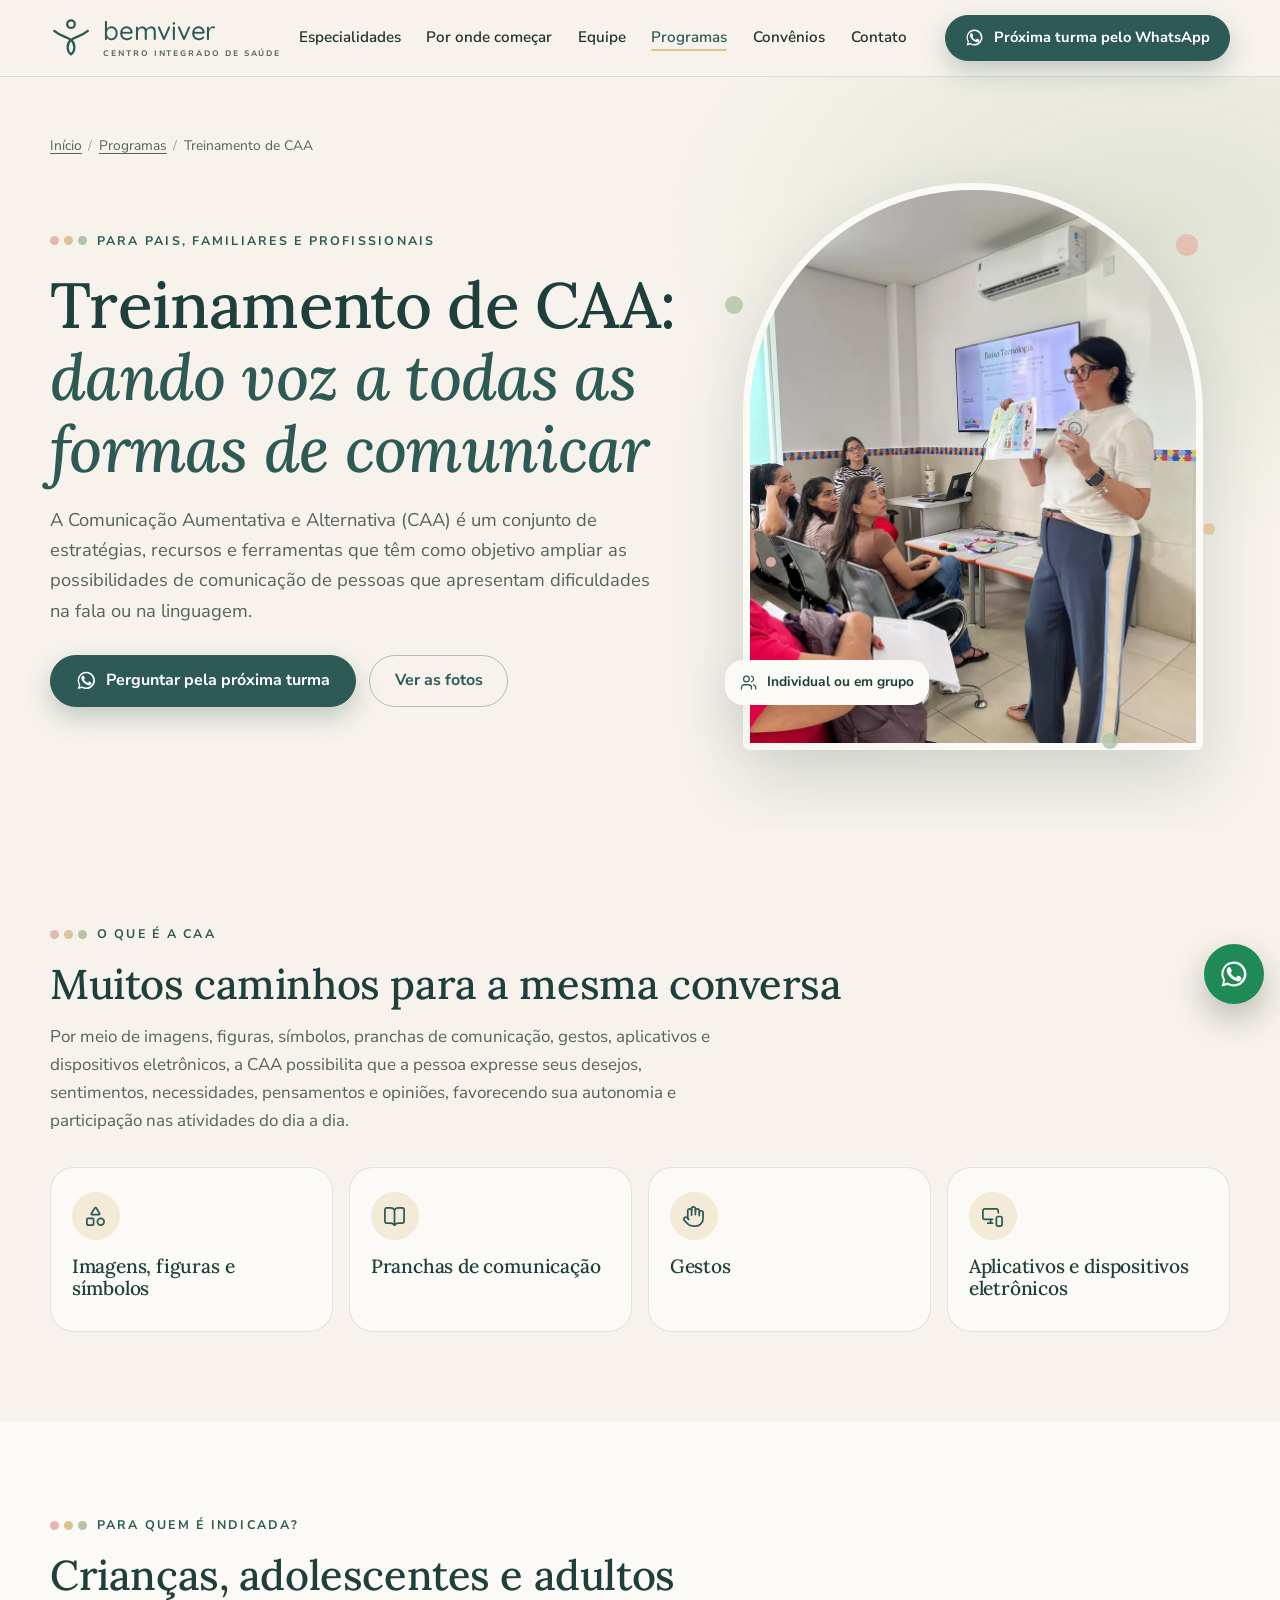
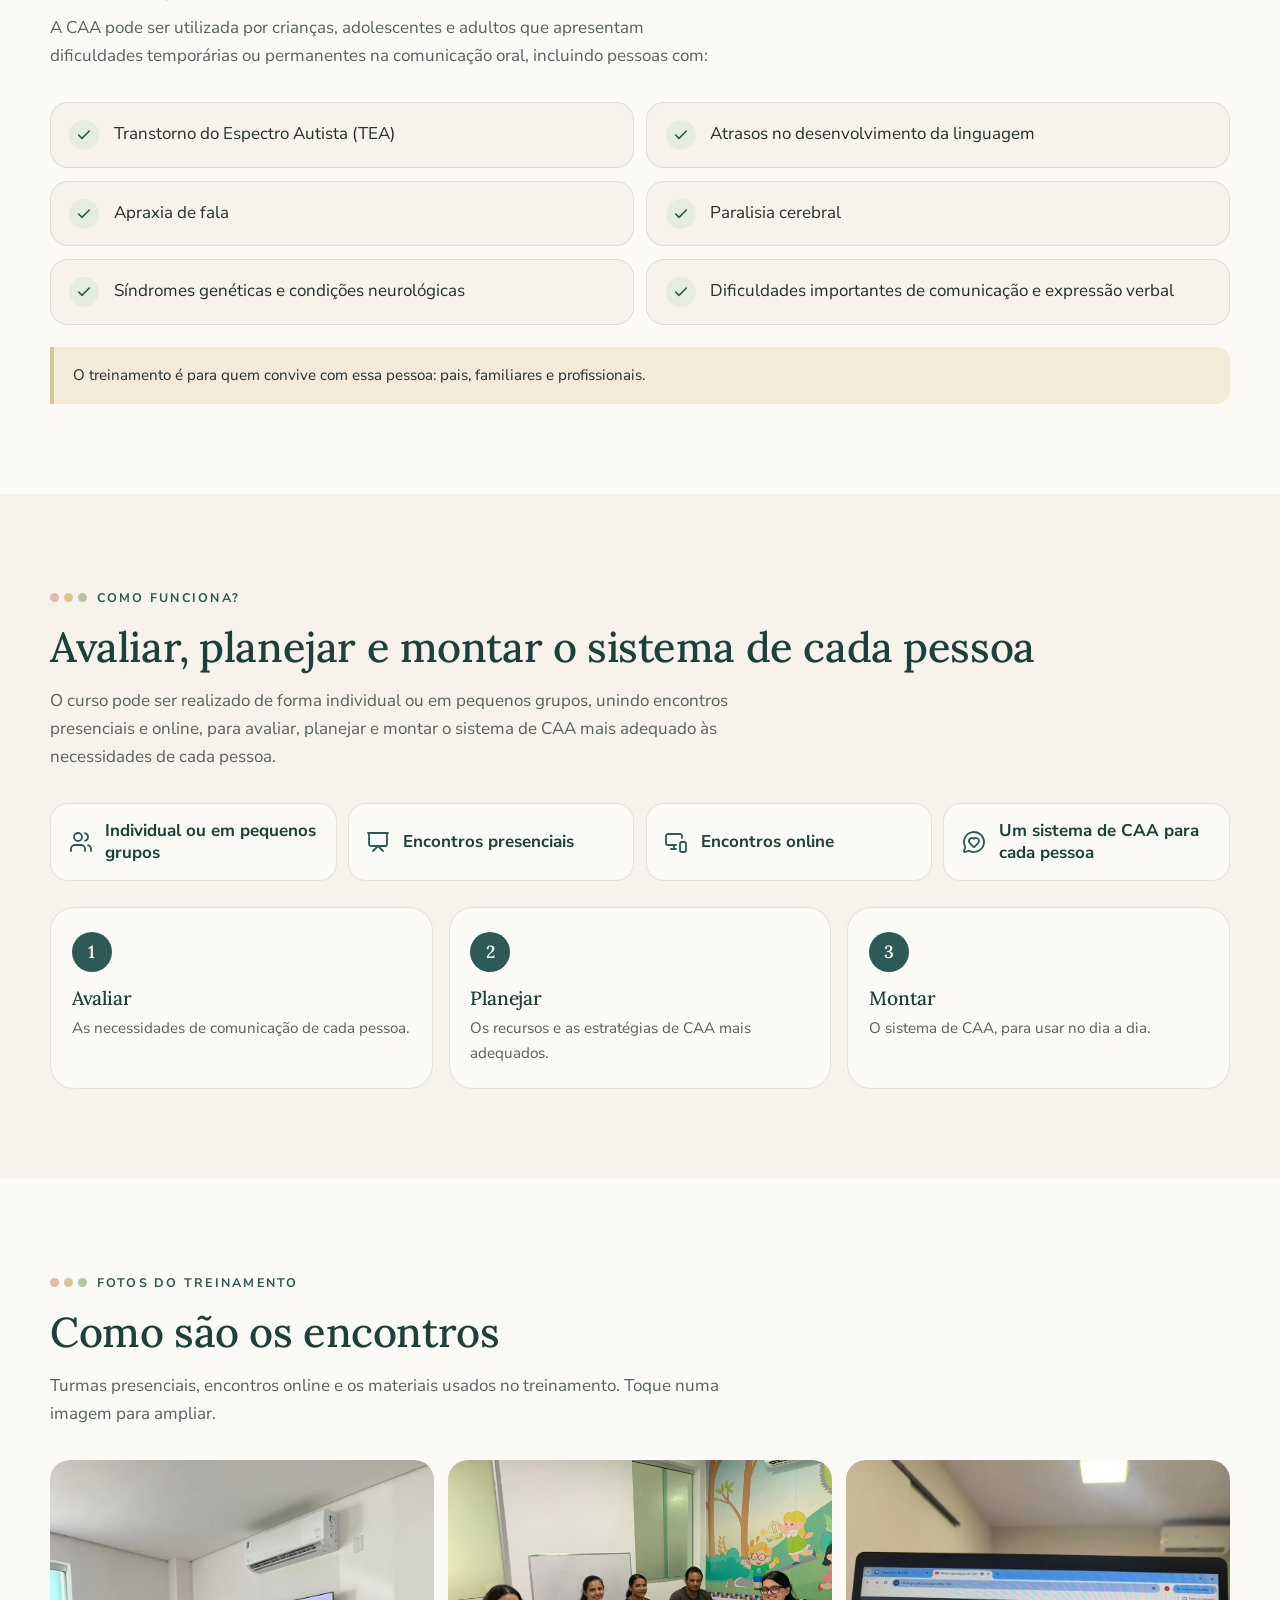
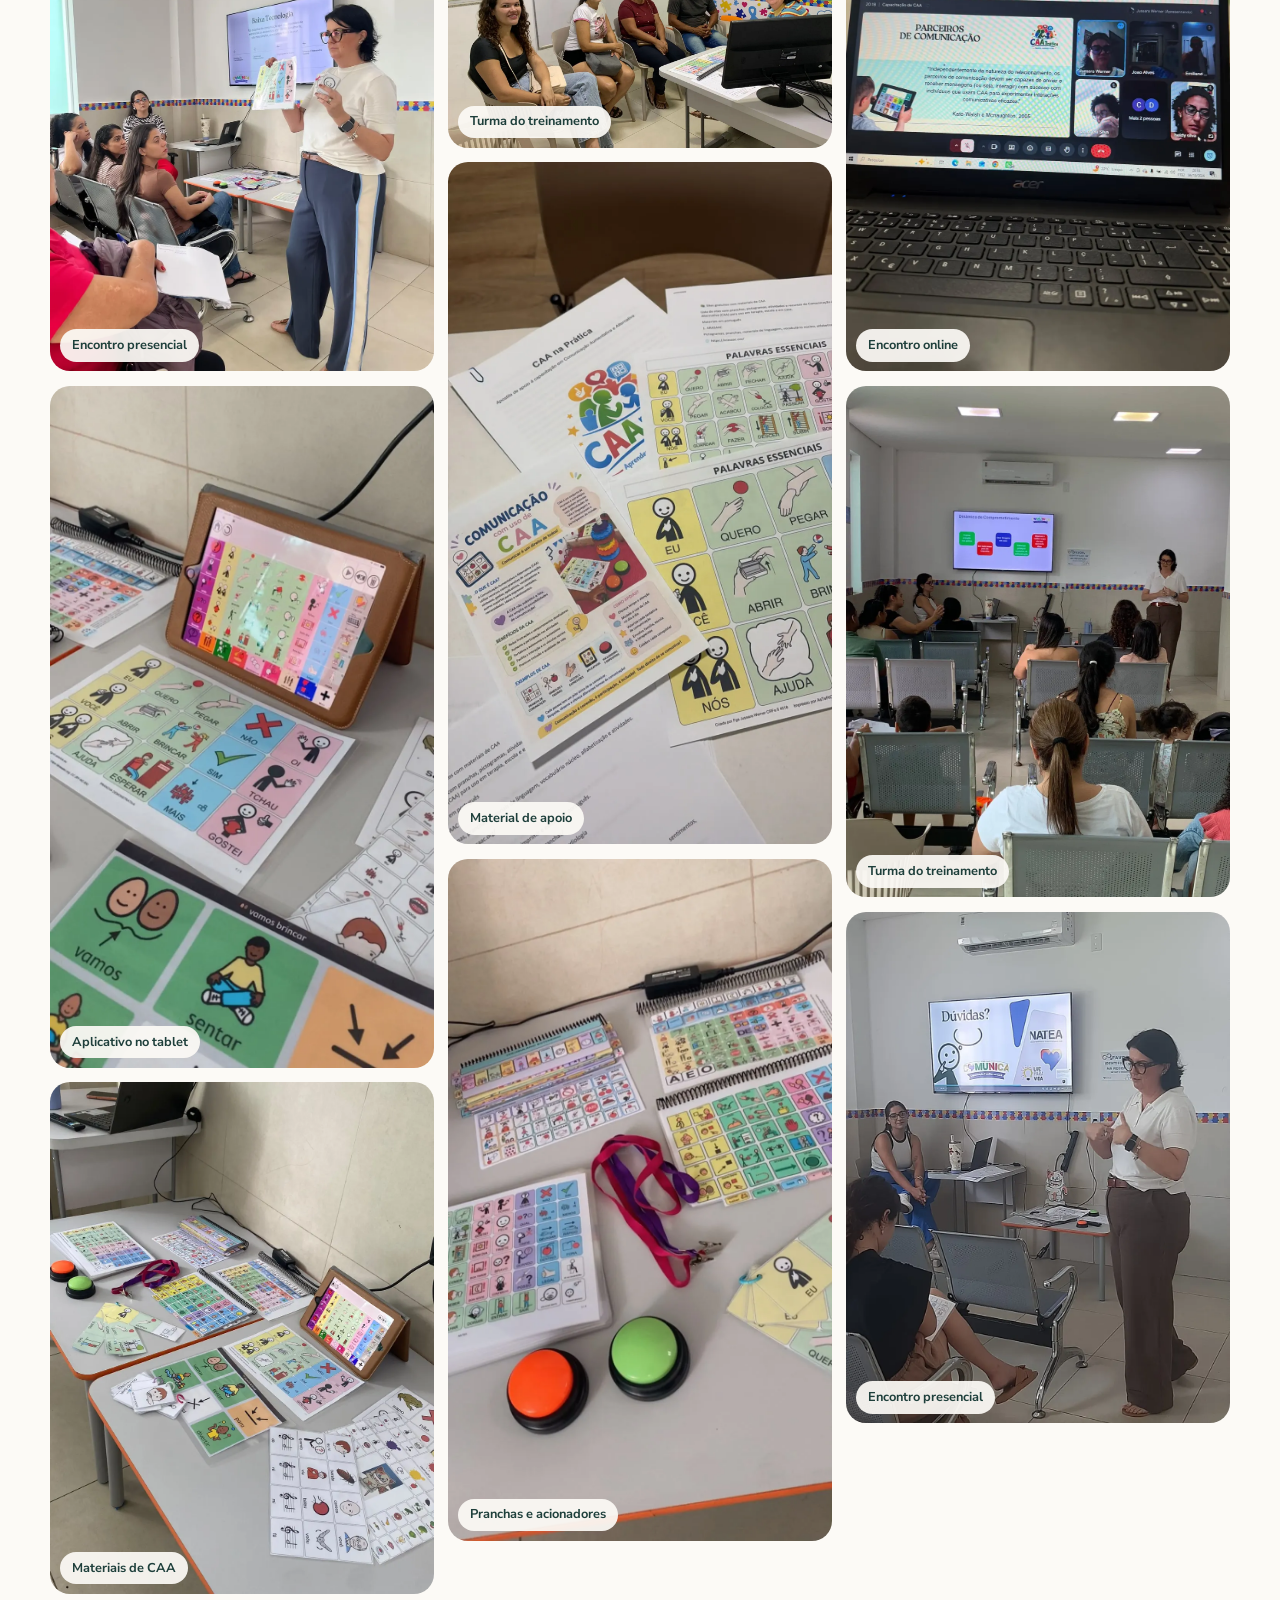
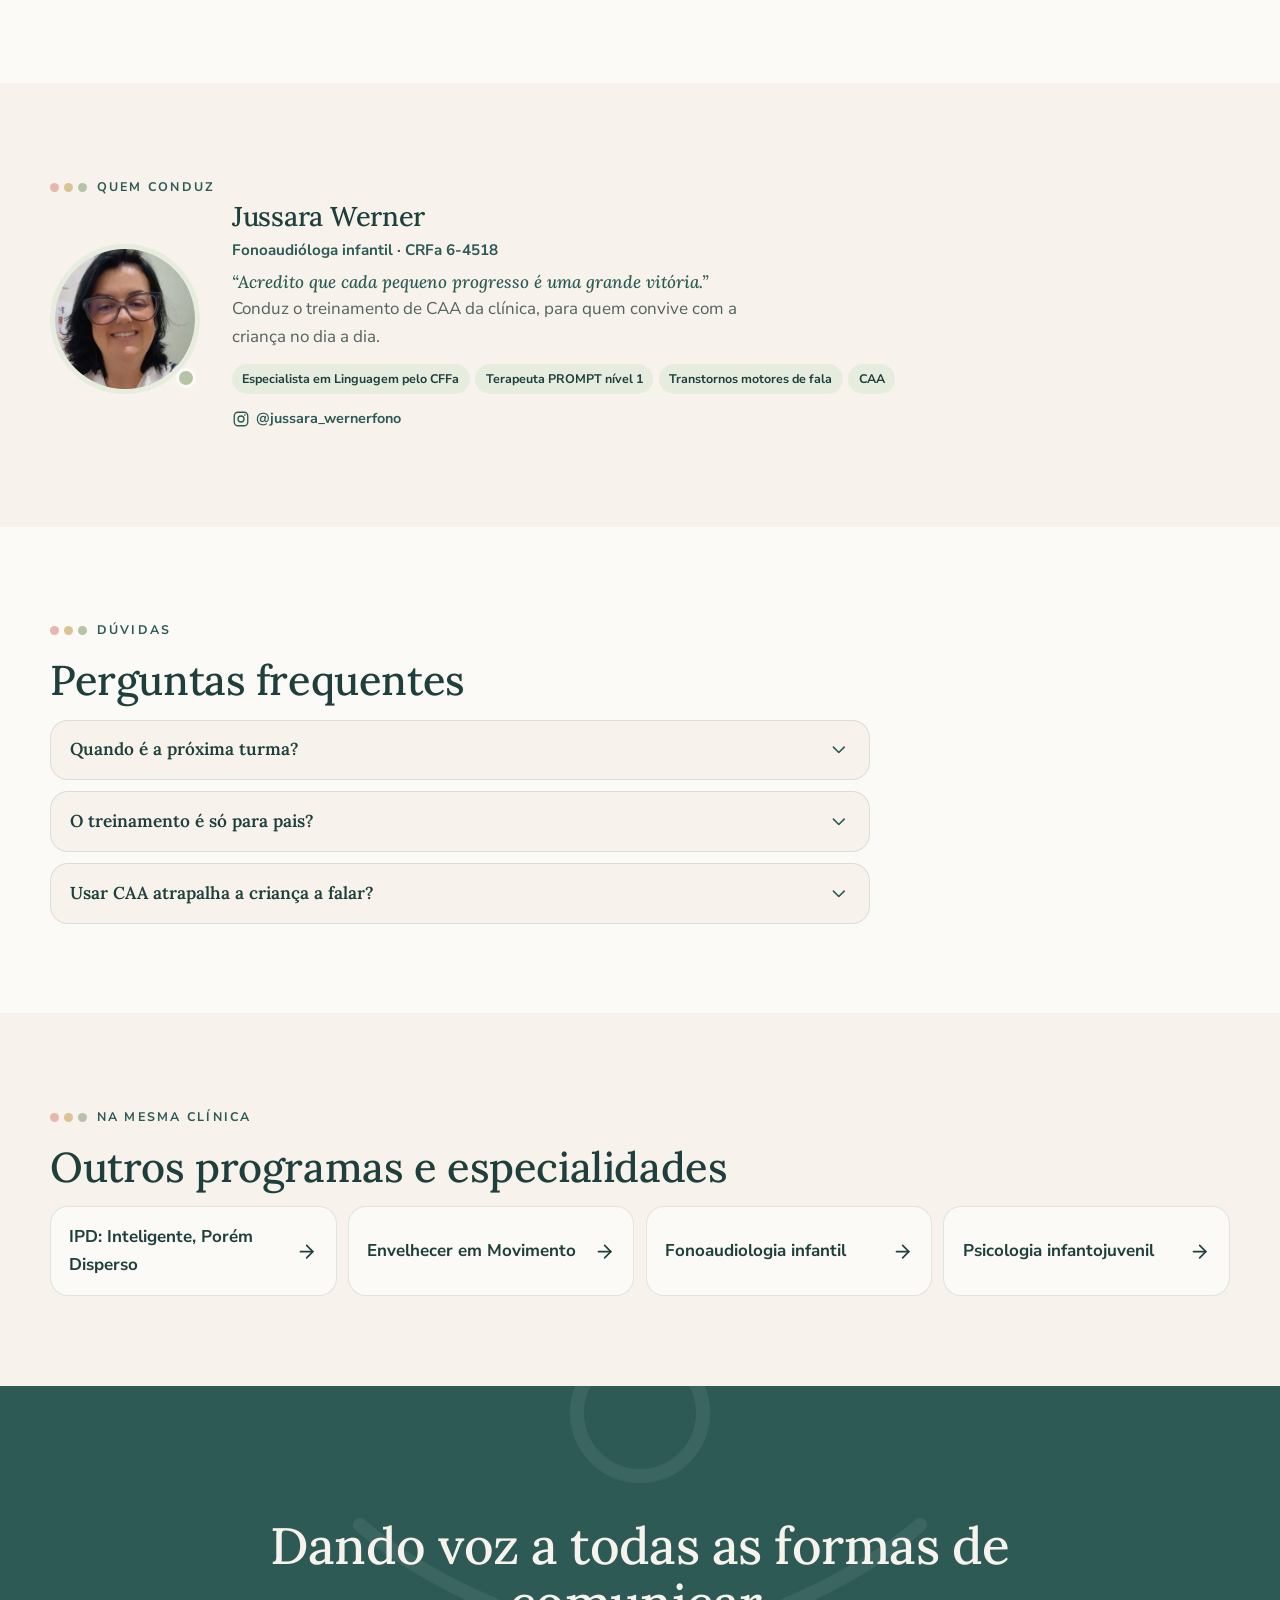
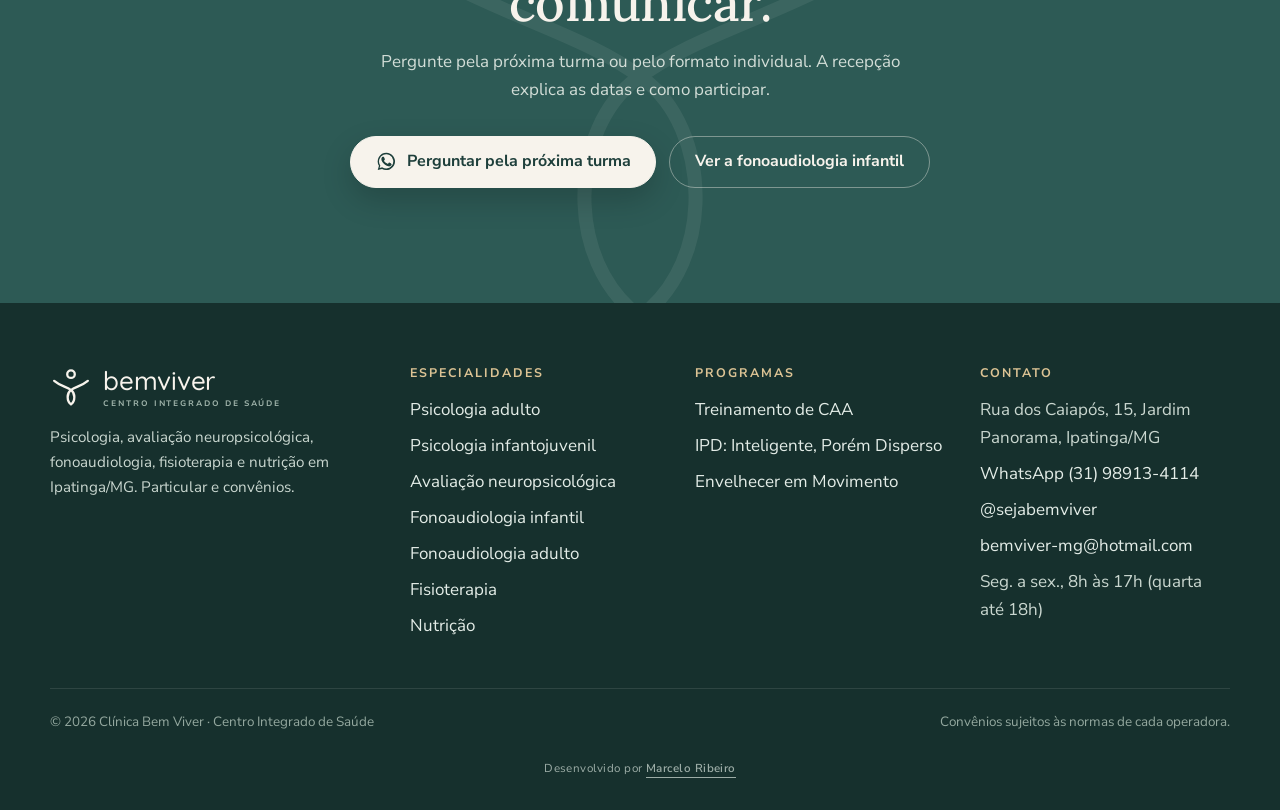
<file: programas/treinamento-caa/index.html>
<!doctype html>
<html lang="pt-BR">
<head>
<!-- Google Analytics 4 (04/11/2026): conta os toques no WhatsApp pela medição otimizada -->
<script async src="https://www.googletagmanager.com/gtag/js?id=G-WRZ7HY3TYR"></script>
<script>
  window.dataLayer = window.dataLayer || [];
  function gtag(){dataLayer.push(arguments);}
  gtag('js', new Date());
  gtag('config', 'G-WRZ7HY3TYR');
  // Toque em qualquer link do WhatsApp vira o evento principal contato_whatsapp (04/11/2026)
  document.addEventListener('click', function(e){
    var a = e.target.closest && e.target.closest('a[href*="wa.me/"]');
    if (a) gtag('event', 'contato_whatsapp', { link_url: a.href, pagina: location.pathname });
  });
</script>
<!-- Microsoft Clarity (04/11/2026): gravação das visitas e mapa de calor -->
<script type="text/javascript">
  (function(c,l,a,r,i,t,y){
    c[a]=c[a]||function(){(c[a].q=c[a].q||[]).push(arguments)};
    t=l.createElement(r);t.async=1;t.src="https://www.clarity.ms/tag/"+i;
    y=l.getElementsByTagName(r)[0];y.parentNode.insertBefore(t,y);
  })(window, document, "clarity", "script", "z8gtgcn1j5");
</script>
<meta charset="utf-8">
<meta name="viewport" content="width=device-width, initial-scale=1">
<script>document.documentElement.className += " js";</script>
<!-- 02/11/2026: página nova, com o texto que a Carine mandou no documento de correções
     e as nove fotos do curso. Quem conduz (Jussara) vem do cartão antigo do site, que
     saiu do post do treinamento no Instagram da clínica. -->
<title>Treinamento de CAA em Ipatinga | Clínica Bem Viver</title>
<meta name="description" content="Treinamento de Comunicação Aumentativa e Alternativa (CAA) para pais, familiares e profissionais no Jardim Panorama, em Ipatinga/MG. Individual ou em pequenos grupos, com encontros presenciais e online.">
<link rel="canonical" href="https://sejabemviver.com.br/programas/treinamento-caa/">
<meta name="theme-color" content="#F7F3EC">
<meta property="og:type" content="website">
<meta property="og:locale" content="pt_BR">
<meta property="og:site_name" content="Clínica Bem Viver">
<meta property="og:title" content="Treinamento de CAA | Clínica Bem Viver, Ipatinga">
<meta property="og:description" content="Comunicação Aumentativa e Alternativa: dando voz a todas as formas de comunicar. Para pais, familiares e profissionais.">
<meta property="og:url" content="https://sejabemviver.com.br/programas/treinamento-caa/">
<meta property="og:image" content="https://sejabemviver.com.br/assets/img/og-caa.jpg">
<meta name="twitter:card" content="summary_large_image">
<link rel="icon" href="../../favicon.svg" type="image/svg+xml">
<link rel="apple-touch-icon" href="../../apple-touch-icon.png">
<link rel="preconnect" href="https://fonts.googleapis.com">
<link rel="preconnect" href="https://fonts.gstatic.com" crossorigin>
<link rel="stylesheet" href="https://fonts.googleapis.com/css2?family=Lora:ital,wght@0,500;0,600;1,500&family=Nunito+Sans:wght@400;600;700;800&family=Quicksand:wght@500&display=swap">
<link rel="stylesheet" href="../../assets/css/site.css">
<script type="application/ld+json">
{"@context":"https://schema.org","@type":"BreadcrumbList","itemListElement":[
{"@type":"ListItem","position":1,"name":"Início","item":"https://sejabemviver.com.br/"},
{"@type":"ListItem","position":2,"name":"Programas","item":"https://sejabemviver.com.br/#programas"},
{"@type":"ListItem","position":3,"name":"Treinamento de CAA","item":"https://sejabemviver.com.br/programas/treinamento-caa/"}]}
</script>
</head>
<body>

<svg width="0" height="0" style="position:absolute" aria-hidden="true">
  <symbol id="bv-simbolo" viewBox="0 0 100 100"><circle cx="50" cy="17" r="9"/><path d="M10 33C24 45 40 47 50.5 55C60 62 61 81 50 89C39 81 40 62 49.5 55C60 47 76 45 90 33"/></symbol>
  <symbol id="i-zap" viewBox="0 0 24 24"><path d="M17.5 14.4c-.3-.2-1.7-.9-2-1-.3-.1-.5-.2-.7.1s-.8 1-.9 1.2c-.2.2-.3.2-.6.1-.3-.2-1.2-.5-2.3-1.4-.9-.8-1.4-1.7-1.6-2-.2-.3 0-.5.1-.6.1-.1.3-.3.4-.5.1-.2.2-.3.3-.5 0-.2 0-.4 0-.5 0-.2-.7-1.6-.9-2.2-.2-.5-.5-.5-.7-.5h-.6c-.2 0-.5.1-.8.4-.3.3-1 1-1 2.5s1.1 2.9 1.2 3.1c.1.2 2.1 3.2 5 4.4.7.3 1.2.5 1.7.6.7.2 1.3.2 1.8.1.6-.1 1.7-.7 1.9-1.4.2-.7.2-1.2.2-1.4-.1-.1-.3-.2-.6-.3ZM12 2a10 10 0 0 0-8.6 15.1L2 22l5-1.3A10 10 0 1 0 12 2Zm0 18.2c-1.6 0-3.2-.4-4.5-1.2l-.3-.2-3 .8.8-2.9-.2-.3A8.2 8.2 0 1 1 12 20.2Z"/></symbol>
  <symbol id="i-seta" viewBox="0 0 24 24"><path d="M5 12h14"/><path d="m12 5 7 7-7 7"/></symbol>
  <symbol id="i-check" viewBox="0 0 24 24"><path d="M20 6 9 17l-5-5"/></symbol>
  <symbol id="i-chevron" viewBox="0 0 24 24"><path d="m6 9 6 6 6-6"/></symbol>
  <symbol id="i-menu" viewBox="0 0 24 24"><path d="M4 5h16"/><path d="M4 12h16"/><path d="M4 19h16"/></symbol>
  <symbol id="i-x" viewBox="0 0 24 24"><path d="M18 6 6 18"/><path d="m6 6 12 12"/></symbol>
  <symbol id="i-insta" viewBox="0 0 24 24"><rect x="3" y="3" width="18" height="18" rx="5"/><circle cx="12" cy="12" r="4"/><circle cx="17.2" cy="6.8" r="1.1" fill="currentColor" stroke="none"/></symbol>
  <!-- Lucide (ISC): shapes, book-open, hand, monitor-smartphone, users, presentation, message-circle-heart -->
  <symbol id="i-formas" viewBox="0 0 24 24"><path d="M8.3 10a.7.7 0 0 1-.626-1.079L11.4 3a.7.7 0 0 1 1.198-.043L16.3 8.9a.7.7 0 0 1-.572 1.1Z"/><rect x="3" y="14" width="7" height="7" rx="1"/><circle cx="17.5" cy="17.5" r="3.5"/></symbol>
  <symbol id="i-livro" viewBox="0 0 24 24"><path d="M12 5v16"/><path d="M20.001 19A2 2 0 0022 17V5a2 2 0 00-1.999-2L16 3.002A5 5 0 0012 5a5 5 0 00-4-2H4a2 2 0 00-2 2v12a2 2 0 001.999 2H8a5 5 0 014 2 5 5 0 014-2z"/></symbol>
  <symbol id="i-mao" viewBox="0 0 24 24"><path d="M18 11V6a2 2 0 0 0-2-2a2 2 0 0 0-2 2"/><path d="M14 10V4a2 2 0 0 0-2-2a2 2 0 0 0-2 2v2"/><path d="M10 10.5V6a2 2 0 0 0-2-2a2 2 0 0 0-2 2v8"/><path d="M18 8a2 2 0 1 1 4 0v6a8 8 0 0 1-8 8h-2c-2.8 0-4.5-.86-5.99-2.34l-3.6-3.6a2 2 0 0 1 2.83-2.82L7 15"/></symbol>
  <symbol id="i-tela" viewBox="0 0 24 24"><path d="M18 8V6a2 2 0 0 0-2-2H4a2 2 0 0 0-2 2v7a2 2 0 0 0 2 2h8"/><path d="M10 19v-3.96 3.15"/><path d="M7 19h5"/><rect width="6" height="10" x="16" y="12" rx="2"/></symbol>
  <symbol id="i-pessoas" viewBox="0 0 24 24"><path d="M16 21v-2a4 4 0 0 0-4-4H6a4 4 0 0 0-4 4v2"/><path d="M16 3.128a4 4 0 0 1 0 7.744"/><path d="M22 21v-2a4 4 0 0 0-3-3.87"/><circle cx="9" cy="7" r="4"/></symbol>
  <symbol id="i-aula" viewBox="0 0 24 24"><path d="M2 3h20"/><path d="M21 3v11a2 2 0 0 1-2 2H5a2 2 0 0 1-2-2V3"/><path d="m7 21 5-5 5 5"/></symbol>
  <symbol id="i-balao" viewBox="0 0 24 24"><path d="M2.992 16.342a2 2 0 0 1 .094 1.167l-1.065 3.29a1 1 0 0 0 1.236 1.168l3.413-.998a2 2 0 0 1 1.099.092 10 10 0 1 0-4.777-4.719"/><path d="M7.828 13.07A3 3 0 0 1 12 8.764a3 3 0 0 1 5.004 2.224 3 3 0 0 1-.832 2.083l-3.447 3.62a1 1 0 0 1-1.45-.001z"/></symbol>
</svg>

<a class="pular" href="#conteudo">Pular para o conteúdo</a>

<header class="topo">
  <div class="wrap topo__linha">
    <a class="marca" href="../../" aria-label="Clínica Bem Viver, página inicial">
      <svg class="marca__simbolo" viewBox="0 0 100 100" aria-hidden="true"><use href="#bv-simbolo"/></svg>
      <span class="marca__texto"><span class="marca__nome">bemviver</span><span class="marca__sub">Centro integrado de saúde</span></span>
    </a>
    <nav class="menu" aria-label="Principal">
      <a href="../../#especialidades">Especialidades</a>
      <a href="../../#comecar">Por onde começar</a>
      <a href="../../#equipe">Equipe</a>
      <a href="../../#programas" aria-current="page">Programas</a>
      <a href="../../#convenios">Convênios</a>
      <a href="../../#contato">Contato</a>
    </nav>
    <a class="btn topo__cta" href="https://wa.me/5531989134114" data-zap="Olá! Vim pelo site da Bem Viver e queria saber da próxima turma do treinamento de CAA." target="_blank" rel="noopener"><svg class="ic zap-ic" aria-hidden="true"><use href="#i-zap"/></svg><span>Próxima turma<span class="cta-mais"> pelo WhatsApp</span></span></a>
    <button class="menu-btn" type="button" aria-label="Abrir menu" aria-controls="gaveta" aria-expanded="false"><svg class="ic" aria-hidden="true"><use href="#i-menu"/></svg></button>
  </div>
</header>

<div class="gaveta" id="gaveta">
  <nav class="gaveta__painel" aria-label="Menu">
    <button class="menu-btn gaveta__fechar" type="button" aria-label="Fechar menu"><svg class="ic" aria-hidden="true"><use href="#i-x"/></svg></button>
    <a href="../../">Início</a>
    <a href="../../#comecar">Por onde começar</a>
    <a href="../../#equipe">Equipe</a>
    <a href="../../#programas">Programas</a>
    <a href="../../#convenios">Convênios</a>
    <a href="../../#contato">Contato</a>
    <p class="gaveta__grupo">Especialidades</p>
    <a href="../../especialidades/psicologia-adulto/">Psicologia adulto</a>
    <a href="../../especialidades/psicologia-infantil/">Psicologia infantojuvenil</a>
    <a href="../../especialidades/avaliacao-neuropsicologica/">Avaliação neuropsicológica</a>
    <a href="../../especialidades/fonoaudiologia-infantil/">Fonoaudiologia infantil</a>
    <a href="../../especialidades/fonoaudiologia-adulto/">Fonoaudiologia adulto</a>
    <a href="../../especialidades/fisioterapia/">Fisioterapia</a>
    <a href="../../especialidades/nutricao/">Nutrição</a>
    <p class="gaveta__grupo">Programas</p>
    <a href="../treinamento-caa/" aria-current="page">Treinamento de CAA</a>
    <a href="../ipd/">IPD: Inteligente, Porém Disperso</a>
    <a href="../envelhecer-em-movimento/">Envelhecer em Movimento</a>
    <a class="btn" href="https://wa.me/5531989134114" data-zap="Olá! Vim pelo site da Bem Viver e queria saber da próxima turma do treinamento de CAA." target="_blank" rel="noopener"><svg class="ic zap-ic" aria-hidden="true"><use href="#i-zap"/></svg>Perguntar pela próxima turma</a>
  </nav>
</div>

<main id="conteudo">

<section class="pag-topo" aria-labelledby="titulo">
  <div class="wrap">
    <ol class="trilha"><li><a href="../../">Início</a></li><li><a href="../../#programas">Programas</a></li><li aria-current="page">Treinamento de CAA</li></ol>
    <div class="pag-topo__grade">
      <div>
        <p class="olho">Para pais, familiares e profissionais</p>
        <h1 id="titulo">Treinamento de CAA: <em>dando voz a todas as formas de comunicar</em></h1>
        <p class="pag-topo__lead">A Comunicação Aumentativa e Alternativa (CAA) é um conjunto de estratégias, recursos e ferramentas que têm como objetivo ampliar as possibilidades de comunicação de pessoas que apresentam dificuldades na fala ou na linguagem.</p>
        <div class="pag-topo__acoes">
          <a class="btn" href="https://wa.me/5531989134114" data-zap="Olá! Vim pelo site da Bem Viver e queria saber da próxima turma do treinamento de CAA." target="_blank" rel="noopener"><svg class="ic zap-ic" aria-hidden="true"><use href="#i-zap"/></svg>Perguntar pela próxima turma</a>
          <a class="btn btn--vazado" href="#fotos">Ver as fotos</a>
        </div>
      </div>
      <figure class="pag-topo__foto tom-folha">
        <div class="moldura"><img src="../../assets/img/topo-caa.webp" width="900" height="1110" fetchpriority="high" decoding="async" alt="Fonoaudióloga mostrando uma prancha de comunicação para a turma do treinamento de CAA"></div>
        <div class="pontos" data-pontos aria-hidden="true">
          <span class="ponto" style="--x:-4%;--y:20%;--t:18px;--c:var(--folha);--d:7s"><i></i></span>
          <span class="ponto" style="--x:94%;--y:9%;--t:22px;--c:var(--rosa);--d:8s"><i></i></span>
          <span class="ponto" style="--x:100%;--y:60%;--t:12px;--c:var(--mel);--d:6s"><i></i></span>
          <span class="ponto" style="--x:78%;--y:97%;--t:16px;--c:var(--folha);--d:9s"><i></i></span>
          <span class="ponto" style="--x:5%;--y:66%;--t:10px;--c:var(--rosa);--d:7.5s"><i></i></span>
        </div>
        <span class="pag-topo__selo"><svg class="ic" aria-hidden="true"><use href="#i-pessoas"/></svg>Individual ou em grupo</span>
      </figure>
    </div>
  </div>
</section>

<section class="bloco" aria-labelledby="t-oque">
  <div class="wrap">
    <p class="olho">O que é a CAA</p>
    <h2 id="t-oque">Muitos caminhos para a mesma conversa</h2>
    <p class="bloco__intro">Por meio de imagens, figuras, símbolos, pranchas de comunicação, gestos, aplicativos e dispositivos eletrônicos, a CAA possibilita que a pessoa expresse seus desejos, sentimentos, necessidades, pensamentos e opiniões, favorecendo sua autonomia e participação nas atividades do dia a dia.</p>
    <ul class="frentes" style="--n:4" data-rev-grupo>
      <li data-rev><span class="frentes__ic"><svg class="ic" aria-hidden="true"><use href="#i-formas"/></svg></span><h3>Imagens, figuras e símbolos</h3></li>
      <li data-rev><span class="frentes__ic"><svg class="ic" aria-hidden="true"><use href="#i-livro"/></svg></span><h3>Pranchas de comunicação</h3></li>
      <li data-rev><span class="frentes__ic"><svg class="ic" aria-hidden="true"><use href="#i-mao"/></svg></span><h3>Gestos</h3></li>
      <li data-rev><span class="frentes__ic"><svg class="ic" aria-hidden="true"><use href="#i-tela"/></svg></span><h3>Aplicativos e dispositivos eletrônicos</h3></li>
    </ul>
  </div>
</section>

<section class="bloco bloco--papel" aria-labelledby="t-quem-e">
  <div class="wrap">
    <p class="olho">Para quem é indicada?</p>
    <h2 id="t-quem-e">Crianças, adolescentes e adultos</h2>
    <p class="bloco__intro">A CAA pode ser utilizada por crianças, adolescentes e adultos que apresentam dificuldades temporárias ou permanentes na comunicação oral, incluindo pessoas com:</p>
    <ul class="sinais" data-rev-grupo>
      <li data-rev><span class="sinais__ic"><svg class="ic" aria-hidden="true"><use href="#i-check"/></svg></span>Transtorno do Espectro Autista (TEA)</li>
      <li data-rev><span class="sinais__ic"><svg class="ic" aria-hidden="true"><use href="#i-check"/></svg></span>Atrasos no desenvolvimento da linguagem</li>
      <li data-rev><span class="sinais__ic"><svg class="ic" aria-hidden="true"><use href="#i-check"/></svg></span>Apraxia de fala</li>
      <li data-rev><span class="sinais__ic"><svg class="ic" aria-hidden="true"><use href="#i-check"/></svg></span>Paralisia cerebral</li>
      <li data-rev><span class="sinais__ic"><svg class="ic" aria-hidden="true"><use href="#i-check"/></svg></span>Síndromes genéticas e condições neurológicas</li>
      <li data-rev><span class="sinais__ic"><svg class="ic" aria-hidden="true"><use href="#i-check"/></svg></span>Dificuldades importantes de comunicação e expressão verbal</li>
    </ul>
    <p class="nota-cuidado">O treinamento é para quem convive com essa pessoa: pais, familiares e profissionais.</p>
  </div>
</section>

<section class="bloco" aria-labelledby="t-como">
  <div class="wrap">
    <p class="olho">Como funciona?</p>
    <h2 id="t-como">Avaliar, planejar e montar o sistema de cada pessoa</h2>
    <p class="bloco__intro">O curso pode ser realizado de forma individual ou em pequenos grupos, unindo encontros presenciais e online, para avaliar, planejar e montar o sistema de CAA mais adequado às necessidades de cada pessoa.</p>
    <ul class="prog-fatos" data-rev-grupo>
      <li data-rev><svg class="ic" aria-hidden="true"><use href="#i-pessoas"/></svg>Individual ou em pequenos grupos</li>
      <li data-rev><svg class="ic" aria-hidden="true"><use href="#i-aula"/></svg>Encontros presenciais</li>
      <li data-rev><svg class="ic" aria-hidden="true"><use href="#i-tela"/></svg>Encontros online</li>
      <li data-rev><svg class="ic" aria-hidden="true"><use href="#i-balao"/></svg>Um sistema de CAA para cada pessoa</li>
    </ul>
    <ol class="passos" data-rev-grupo style="margin-top:1.6rem">
      <li data-rev><h3>Avaliar</h3><p>As necessidades de comunicação de cada pessoa.</p></li>
      <li data-rev><h3>Planejar</h3><p>Os recursos e as estratégias de CAA mais adequados.</p></li>
      <li data-rev><h3>Montar</h3><p>O sistema de CAA, para usar no dia a dia.</p></li>
    </ol>
  </div>
</section>

<!-- fotos do curso mandadas pela Carine (02/11/2026). Cada uma abre no visor -->
<section class="bloco bloco--papel" id="fotos" aria-labelledby="t-fotos">
  <div class="wrap">
    <p class="olho">Fotos do treinamento</p>
    <h2 id="t-fotos">Como são os encontros</h2>
    <p class="bloco__intro">Turmas presenciais, encontros online e os materiais usados no treinamento. Toque numa imagem para ampliar.</p>
    <div class="galeria" data-galeria>
      <!-- ordem pensada pras três colunas fecharem quase na mesma altura (somando a altura de cada foto) -->
      <a class="galeria__f" href="../../assets/img/caa-08.webp"><img src="../../assets/img/caa-08.webp" width="1000" height="1333" loading="lazy" decoding="async" alt="Fonoaudióloga mostrando uma prancha de comunicação para a turma"><span class="galeria__leg">Encontro presencial</span></a>
      <a class="galeria__f" href="../../assets/img/caa-06.webp"><img src="../../assets/img/caa-06.webp" width="828" height="1472" loading="lazy" decoding="async" alt="Tablet com aplicativo de comunicação alternativa e pranchas com símbolos"><span class="galeria__leg">Aplicativo no tablet</span></a>
      <a class="galeria__f" href="../../assets/img/caa-05.webp"><img src="../../assets/img/caa-05.webp" width="1000" height="1333" loading="lazy" decoding="async" alt="Pranchas de comunicação, cartões com símbolos, botões acionadores e um tablet com aplicativo de CAA sobre a mesa"><span class="galeria__leg">Materiais de CAA</span></a>
      <a class="galeria__f" href="../../assets/img/caa-04.webp"><img src="../../assets/img/caa-04.webp" width="1400" height="1050" loading="lazy" decoding="async" alt="Participantes do treinamento sentados lado a lado, com a fonoaudióloga à mesa"><span class="galeria__leg">Turma do treinamento</span></a>
      <a class="galeria__f" href="../../assets/img/caa-02.webp"><img src="../../assets/img/caa-02.webp" width="900" height="1600" loading="lazy" decoding="async" alt="Folhetos sobre comunicação alternativa e uma prancha de palavras essenciais"><span class="galeria__leg">Material de apoio</span></a>
      <a class="galeria__f" href="../../assets/img/caa-09.webp"><img src="../../assets/img/caa-09.webp" width="828" height="1472" loading="lazy" decoding="async" alt="Pranchas de comunicação, crachá com símbolos e dois botões acionadores coloridos"><span class="galeria__leg">Pranchas e acionadores</span></a>
      <a class="galeria__f" href="../../assets/img/caa-03.webp"><img src="../../assets/img/caa-03.webp" width="1000" height="1333" loading="lazy" decoding="async" alt="Notebook com a apresentação Parceiros de comunicação e os participantes na chamada de vídeo"><span class="galeria__leg">Encontro online</span></a>
      <a class="galeria__f" href="../../assets/img/caa-07.webp"><img src="../../assets/img/caa-07.webp" width="1000" height="1333" loading="lazy" decoding="async" alt="Turma de pais e familiares assistindo à apresentação do treinamento"><span class="galeria__leg">Turma do treinamento</span></a>
      <a class="galeria__f" href="../../assets/img/caa-01.webp"><img src="../../assets/img/caa-01.webp" width="1000" height="1333" loading="lazy" decoding="async" alt="Fonoaudióloga explicando a CAA para participantes, com a apresentação na TV"><span class="galeria__leg">Encontro presencial</span></a>
    </div>
  </div>
</section>

<section class="bloco" aria-labelledby="t-quem">
  <div class="wrap">
    <p class="olho">Quem conduz</p>
    <h2 id="t-quem" class="sr">Quem conduz</h2>
    <div class="quem-atende tom-folha" data-rev>
      <div class="pessoa__foto"><img src="../../assets/img/eq-jussara.webp" width="320" height="320" loading="lazy" decoding="async" alt="Jussara Werner"></div>
      <div>
        <h3 style="font-size:1.7rem">Jussara Werner</h3>
        <p class="pessoa__papel" style="margin:.4rem 0 .6rem">Fonoaudióloga infantil · CRFa 6-4518</p>
        <p class="pessoa__frase">“Acredito que cada pequeno progresso é uma grande vitória.”</p>
        <p style="color:var(--tinta-suave);max-width:560px">Conduz o treinamento de CAA da clínica, para quem convive com a criança no dia a dia.</p>
        <ul class="etiquetas" style="margin-top:.8rem"><li>Especialista em Linguagem pelo CFFa</li><li>Terapeuta PROMPT nível 1</li><li>Transtornos motores de fala</li><li>CAA</li></ul>
        <a class="pessoa__insta" href="https://www.instagram.com/jussara_wernerfono/" target="_blank" rel="noopener" style="margin-top:.8rem"><svg class="ic" aria-hidden="true"><use href="#i-insta"/></svg>@jussara_wernerfono</a>
      </div>
    </div>
  </div>
</section>

<section class="bloco bloco--papel" aria-labelledby="t-faq">
  <div class="wrap">
    <p class="olho">Dúvidas</p>
    <h2 id="t-faq">Perguntas frequentes</h2>
    <div class="faq">
      <details><summary>Quando é a próxima turma?<svg class="ic" aria-hidden="true"><use href="#i-chevron"/></svg></summary><p>As datas são combinadas com a recepção. Mande uma mensagem pelo WhatsApp e pergunte pela próxima turma ou pelo formato individual.</p></details>
      <details><summary>O treinamento é só para pais?<svg class="ic" aria-hidden="true"><use href="#i-chevron"/></svg></summary><p>Não. É para pais, familiares e profissionais que convivem com a pessoa que usa ou vai usar a CAA.</p></details>
      <details><summary>Usar CAA atrapalha a criança a falar?<svg class="ic" aria-hidden="true"><use href="#i-chevron"/></svg></summary><p>Não. A CAA dá à criança um jeito de se comunicar enquanto a fala se desenvolve, e a fono acompanha os dois caminhos juntos.</p></details>
    </div>
  </div>
</section>

<section class="bloco" aria-labelledby="t-outras">
  <div class="wrap">
    <p class="olho">Na mesma clínica</p>
    <h2 id="t-outras">Outros programas e especialidades</h2>
    <nav class="outras" aria-label="Outros programas e especialidades">
      <a href="../ipd/">IPD: Inteligente, Porém Disperso <svg class="ic" aria-hidden="true"><use href="#i-seta"/></svg></a>
      <a href="../envelhecer-em-movimento/">Envelhecer em Movimento <svg class="ic" aria-hidden="true"><use href="#i-seta"/></svg></a>
      <a href="../../especialidades/fonoaudiologia-infantil/">Fonoaudiologia infantil <svg class="ic" aria-hidden="true"><use href="#i-seta"/></svg></a>
      <a href="../../especialidades/psicologia-infantil/">Psicologia infantojuvenil <svg class="ic" aria-hidden="true"><use href="#i-seta"/></svg></a>
    </nav>
  </div>
</section>

<section class="secao chamada" aria-labelledby="t-final">
  <svg class="chamada__simbolo" viewBox="0 0 100 100" aria-hidden="true"><use href="#bv-simbolo"/></svg>
  <div class="wrap" data-rev>
    <h2 id="t-final">Dando voz a todas as formas de comunicar.</h2>
    <p>Pergunte pela próxima turma ou pelo formato individual. A recepção explica as datas e como participar.</p>
    <div class="acoes">
      <a class="btn btn--claro" href="https://wa.me/5531989134114" data-zap="Olá! Vim pelo site da Bem Viver e queria saber da próxima turma do treinamento de CAA." target="_blank" rel="noopener"><svg class="ic zap-ic" aria-hidden="true"><use href="#i-zap"/></svg>Perguntar pela próxima turma</a>
      <a class="btn btn--linha-clara" href="../../especialidades/fonoaudiologia-infantil/">Ver a fonoaudiologia infantil</a>
    </div>
  </div>
</section>

</main>

<footer class="rodape">
  <div class="wrap">
    <div class="rodape__grade">
      <div>
        <a class="marca" href="../../" aria-label="Clínica Bem Viver, página inicial">
          <svg class="marca__simbolo" viewBox="0 0 100 100" aria-hidden="true"><use href="#bv-simbolo"/></svg>
          <span class="marca__texto"><span class="marca__nome">bemviver</span><span class="marca__sub">Centro integrado de saúde</span></span>
        </a>
        <p>Psicologia, avaliação neuropsicológica, fonoaudiologia, fisioterapia e nutrição em Ipatinga/MG. Particular e convênios.</p>
      </div>
      <div>
        <h2>Especialidades</h2>
        <ul>
          <li><a href="../../especialidades/psicologia-adulto/">Psicologia adulto</a></li>
          <li><a href="../../especialidades/psicologia-infantil/">Psicologia infantojuvenil</a></li>
          <li><a href="../../especialidades/avaliacao-neuropsicologica/">Avaliação neuropsicológica</a></li>
          <li><a href="../../especialidades/fonoaudiologia-infantil/">Fonoaudiologia infantil</a></li>
          <li><a href="../../especialidades/fonoaudiologia-adulto/">Fonoaudiologia adulto</a></li>
          <li><a href="../../especialidades/fisioterapia/">Fisioterapia</a></li>
          <li><a href="../../especialidades/nutricao/">Nutrição</a></li>
        </ul>
      </div>
      <div>
        <h2>Programas</h2>
        <ul>
          <li><a href="../treinamento-caa/">Treinamento de CAA</a></li>
          <li><a href="../ipd/">IPD: Inteligente, Porém Disperso</a></li>
          <li><a href="../envelhecer-em-movimento/">Envelhecer em Movimento</a></li>
        </ul>
      </div>
      <div>
        <h2>Contato</h2>
        <ul>
          <li>Rua dos Caiapós, 15, Jardim Panorama, Ipatinga/MG</li>
          <li><a href="https://wa.me/5531989134114" target="_blank" rel="noopener">WhatsApp (31) 98913-4114</a></li>
          <li><a href="https://www.instagram.com/sejabemviver/" target="_blank" rel="noopener">@sejabemviver</a></li>
          <li><a href="mailto:bemviver-mg@hotmail.com">bemviver-mg@hotmail.com</a></li>
          <li>Seg. a sex., 8h às 17h (quarta até 18h)</li>
        </ul>
      </div>
    </div>
    <div class="rodape__base">
      <span>© 2026 Clínica Bem Viver · Centro Integrado de Saúde</span>
      <span>Convênios sujeitos às normas de cada operadora.</span>
    </div>
    <p class="assinatura">Desenvolvido por <a href="https://marcel0gs.github.io/marcelo-ribeiro-digital/" target="_blank" rel="noopener">Marcelo Ribeiro</a></p>
  </div>
</footer>

<a class="zap" href="https://wa.me/5531989134114" data-zap="Olá! Vim pelo site da Bem Viver e queria saber da próxima turma do treinamento de CAA." target="_blank" rel="noopener" aria-label="Perguntar pela próxima turma pelo WhatsApp"><svg class="zap-ic" viewBox="0 0 24 24" aria-hidden="true"><use href="#i-zap"/></svg></a>

<script src="../../assets/js/site.js" defer></script>
</body>
</html>
</file>
<file: assets/css/site.css>
/* =====================================================================
   Clínica Bem Viver, Centro Integrado de Saúde (Ipatinga/MG)
   Folha única das sete páginas. Ordem: tokens, base, topo, botões, hero,
   seções da página inicial, páginas de especialidade, rodapé, movimento.
   ===================================================================== */

:root{
  --petroleo:#2D5A55;
  --petroleo-2:#24504B;
  --petroleo-escuro:#1E3F3B;
  --noite:#16302D;
  --salvia:#8FA89B;
  --salvia-clara:#DCE6DF;
  --creme:#F7F3EC;
  --papel:#FCFAF6;
  --areia:#EFE6D6;
  --rosa:#E5B7AE;
  --rosa-fundo:#F6E4DF;
  --mel:#DCC394;
  --mel-fundo:#F3EAD7;
  --folha:#B5C4A8;
  --folha-fundo:#E6EDDF;
  --tinta:#22302E;
  --tinta-suave:#55625F;
  --linha:rgba(45,90,85,.14);
  --sombra:0 18px 50px rgba(30,63,59,.10);
  --sombra-forte:0 26px 70px rgba(30,63,59,.18);
  --raio:24px;
  --suave:cubic-bezier(.22,.61,.36,1);
  --mola:cubic-bezier(.34,1.56,.64,1);
  --topo-h:76px;
  --serif:"Lora",Georgia,"Times New Roman",serif;
  --sans:"Nunito Sans",system-ui,-apple-system,"Segoe UI",Roboto,sans-serif;
  --marca:"Quicksand","Nunito Sans",system-ui,sans-serif;
}

/* ---------------- base ---------------- */
*,*::before,*::after{box-sizing:border-box}
html{-webkit-text-size-adjust:100%;scroll-behavior:smooth;scroll-padding-top:calc(var(--topo-h) + 12px)}
body{
  margin:0;background:var(--creme);color:var(--tinta);
  font:400 1.0625rem/1.65 var(--sans);
  -webkit-font-smoothing:antialiased;text-rendering:optimizeLegibility;
  overflow-x:hidden;
}
img,svg,video{display:block;max-width:100%}
img{height:auto}
a{color:var(--petroleo);text-underline-offset:3px}
h1,h2,h3,h4{font-family:var(--serif);font-weight:500;line-height:1.12;color:var(--petroleo-escuro);margin:0;letter-spacing:-.01em}
p{margin:0}
ul,ol{margin:0;padding:0}
button{font:inherit;color:inherit}
:focus-visible{outline:3px solid var(--mel);outline-offset:3px;border-radius:6px}
.sr{position:absolute!important;width:1px;height:1px;padding:0;margin:-1px;overflow:hidden;clip:rect(0 0 0 0);white-space:nowrap;border:0}
.pular{position:absolute;left:12px;top:-60px;z-index:100;background:var(--petroleo);color:#fff;padding:.7rem 1rem;border-radius:12px;text-decoration:none;transition:top .2s}
.pular:focus{top:12px}
.wrap{width:min(1180px,100% - 32px);margin-inline:auto}
@media (min-width:700px){.wrap{width:min(1180px,100% - 64px)}}
.ic{width:1.25em;height:1.25em;flex:none;fill:none;stroke:currentColor;stroke-width:1.8;stroke-linecap:round;stroke-linejoin:round}

/* rótulo pequeno em cima dos títulos */
.olho{
  display:inline-flex;align-items:center;gap:.6rem;
  font:700 .78rem/1 var(--sans);letter-spacing:.18em;text-transform:uppercase;color:var(--petroleo);
}
.olho::before{content:"";width:9px;height:9px;border-radius:50%;background:var(--rosa);box-shadow:14px 0 0 var(--mel),28px 0 0 var(--folha);margin-right:28px}
.olho--claro{color:var(--salvia-clara)}

.secao{padding:clamp(4.5rem,9vw,7.5rem) 0;position:relative}
.secao__cab{max-width:720px;margin-bottom:clamp(2.2rem,4vw,3.4rem)}
.secao__cab--meio{margin-inline:auto;text-align:center}
.secao__cab h2{font-size:clamp(2rem,4.2vw,3.1rem);margin:.9rem 0 1rem}
.secao__cab h2 em{font-style:italic;color:var(--petroleo)}
.secao__cab p{color:var(--tinta-suave);font-size:1.1rem}

/* ---------------- botões (brilho no hover, sem animação em repouso) ---------------- */
.btn{
  position:relative;isolation:isolate;overflow:hidden;
  display:inline-flex;align-items:center;justify-content:center;gap:.6rem;
  min-height:52px;padding:.85rem 1.55rem;border-radius:999px;
  background:var(--petroleo);color:#fff;border:1px solid var(--petroleo);
  font:700 1rem/1.2 var(--sans);text-decoration:none;cursor:pointer;
  box-shadow:0 10px 26px rgba(45,90,85,.28);
  transition:transform .2s ease,box-shadow .3s ease,background .2s ease,border-color .3s ease;
}
.btn::before{
  content:"";position:absolute;top:0;left:-60%;width:40%;height:100%;z-index:-1;
  background:linear-gradient(115deg,transparent,rgba(255,255,255,.45),transparent);
  transform:skewX(-20deg);transition:left .65s ease;pointer-events:none;
}
.btn:hover,.btn:focus-visible{background:var(--petroleo-escuro);border-color:var(--mel);transform:translateY(-2px);box-shadow:0 16px 36px rgba(30,63,59,.32)}
.btn:hover::before,.btn:focus-visible::before{left:130%}
.btn .ic{width:1.3em;height:1.3em}
.btn--vazado{background:transparent;color:var(--petroleo);border-color:rgba(45,90,85,.35);box-shadow:none}
.btn--vazado:hover,.btn--vazado:focus-visible{background:rgba(45,90,85,.07);color:var(--petroleo-escuro)}
.btn--claro{background:var(--creme);color:var(--petroleo-escuro);border-color:var(--creme);box-shadow:0 12px 30px rgba(0,0,0,.18)}
.btn--claro:hover,.btn--claro:focus-visible{background:#fff;color:var(--petroleo-escuro)}
.btn--linha-clara{background:transparent;color:var(--creme);border-color:rgba(247,243,236,.4);box-shadow:none}
.btn--linha-clara:hover,.btn--linha-clara:focus-visible{background:rgba(247,243,236,.08);color:#fff}
.zap-ic{fill:currentColor;stroke:none}

/* ---------------- topo ---------------- */
.topo{
  position:sticky;top:0;z-index:60;
  background:rgba(247,243,236,.94);-webkit-backdrop-filter:blur(14px);backdrop-filter:blur(14px);
  border-bottom:1px solid var(--linha);
  transition:background .35s ease,border-color .35s ease,box-shadow .35s ease;
}
.topo--rolado{box-shadow:0 10px 30px rgba(30,63,59,.07)}
.js .com-hero .topo:not(.topo--rolado){background:transparent;-webkit-backdrop-filter:none;backdrop-filter:none;border-bottom-color:transparent}
.topo__linha{display:flex;align-items:center;gap:1rem;min-height:var(--topo-h)}
.marca{display:flex;align-items:center;gap:.7rem;text-decoration:none;color:var(--petroleo);flex:none}
.marca__simbolo{width:42px;height:42px;fill:none;stroke:currentColor;stroke-width:5.5;stroke-linecap:round}
.marca__texto{display:flex;flex-direction:column;line-height:1}
.marca__nome{font:500 1.62rem/1 var(--marca);letter-spacing:-.01em;color:var(--petroleo)}
.marca__sub{font:700 .5rem/1 var(--sans);letter-spacing:.24em;text-transform:uppercase;color:var(--tinta-suave);margin-top:.38rem}
.menu{display:none;margin-left:auto;gap:1.6rem}
.menu a{position:relative;display:flex;align-items:center;min-height:48px;text-decoration:none;color:var(--tinta);font-weight:600;font-size:.95rem}
.menu a::after{content:"";position:absolute;left:0;right:0;bottom:11px;height:2px;border-radius:2px;background:var(--mel);transform:scaleX(0);transform-origin:left;transition:transform .35s var(--suave)}
.menu a:hover,.menu a[aria-current="page"]{color:var(--petroleo)}
.menu a:hover::after,.menu a[aria-current="page"]::after{transform:scaleX(1)}
.topo__cta{margin-left:auto;min-height:46px;padding:.65rem 1.2rem;font-size:.92rem;white-space:nowrap}
.menu-btn{
  display:inline-flex;align-items:center;justify-content:center;width:48px;height:48px;flex:none;
  border:1px solid var(--linha);border-radius:50%;background:var(--papel);color:var(--petroleo);cursor:pointer;
}
.menu-btn .ic{width:22px;height:22px}
/* seis itens desde 02/11/2026 (entrou Programas): o menu inteiro só a partir de 1260. Com
   1160 o botão do topo das páginas de programa (texto mais comprido) ficava cortado */
@media (min-width:1260px){
  .menu{display:flex}
  .topo__cta{margin-left:1.4rem}
  .menu-btn{display:none}
}
@media (max-width:440px){
  .marca__simbolo{width:36px;height:36px}
  .marca__nome{font-size:1.38rem}
  .marca__sub{font-size:.44rem;letter-spacing:.2em}
}
/* botão do topo (02/11/2026, ele: "no mobile saiu muito gordo"): entre 480 e 600 o texto
   quebrava em três linhas, e de 390 a 430 o botão espremia e cortava até o "Agendar".
   Agora nunca quebra: abaixo de 640 some o "pelo WhatsApp", abaixo de 540 fica só o ícone
   num círculo que não encolhe (o botão flutuante do WhatsApp segue no canto). O texto
   escondido continua lido pelo leitor de tela */
@media (max-width:639px){
  .topo__cta .cta-mais{position:absolute;width:1px;height:1px;overflow:hidden;clip:rect(0 0 0 0)}
}
@media (max-width:539px){
  .topo__cta{flex:none;width:46px;height:46px;min-height:46px;padding:0;border-radius:50%;gap:0}
  .topo__cta > span{position:absolute;width:1px;height:1px;overflow:hidden;clip:rect(0 0 0 0)}
  .topo__cta .ic{width:24px;height:24px}
}
@media (max-width:400px){.topo__linha{gap:.6rem}}   /* logo, círculo e menu cabem a partir de 341 */
@media (max-width:340px){.topo__cta{display:none}.menu-btn{margin-left:auto}}

/* gaveta do celular */
.gaveta{
  position:fixed;inset:0;z-index:90;display:flex;justify-content:flex-end;
  background:rgba(22,48,45,.45);opacity:0;visibility:hidden;transition:opacity .3s ease,visibility .3s;
}
.gaveta--aberta{opacity:1;visibility:visible}
.gaveta__painel{
  width:min(360px,88vw);height:100%;overflow-y:auto;background:var(--creme);
  padding:1.2rem 1.4rem 2rem;display:flex;flex-direction:column;gap:.3rem;
  transform:translateX(100%);transition:transform .38s var(--suave);
}
.gaveta--aberta .gaveta__painel{transform:none}
.gaveta__fechar{align-self:flex-end;margin-bottom:.8rem}
.gaveta a:not(.btn){display:flex;align-items:center;min-height:52px;border-bottom:1px solid var(--linha);text-decoration:none;color:var(--tinta);font-weight:600;font-size:1.08rem}
.gaveta .btn{margin-top:1.2rem}
.gaveta__grupo{font:700 .72rem/1 var(--sans);letter-spacing:.16em;text-transform:uppercase;color:var(--tinta-suave);margin:1.2rem 0 .2rem}

/* =====================================================================
   HERO, coberto pelo scroll (o do site do Marcelo)
   A página sobe por cima do topo como uma folha. --cobre (0 a 1) recua o
   conteúdo enquanto é coberto. Sem JS o sticky continua, só não recua.
   ===================================================================== */
.hero{
  position:sticky;top:var(--hero-topo,0px);z-index:0;isolation:isolate;
  min-height:100vh;min-height:100svh;display:flex;align-items:center;
  margin-top:calc(-1 * var(--topo-h));
  padding:calc(var(--topo-h) + 2.6rem) 0 clamp(3.4rem,7vw,5rem);
  background:
    radial-gradient(60% 55% at 82% 30%,rgba(181,196,168,.38),transparent 70%),
    radial-gradient(45% 45% at 8% 92%,rgba(229,183,174,.26),transparent 70%),
    var(--creme);
  overflow:hidden;
}
.hero--coberto{visibility:hidden}
.hero__grade{
  position:relative;z-index:2;display:grid;gap:clamp(2.4rem,5vw,4rem);align-items:center;
  opacity:calc(1 - var(--cobre,0) * .7);transform:scale(calc(1 - var(--cobre,0) * .04));transform-origin:50% 30%;
}
@media (min-width:960px){.hero__grade{grid-template-columns:1fr 1fr}}
.hero__texto{max-width:560px}
.hero h1{font-size:clamp(2.9rem,7vw,5.2rem);line-height:1.02;margin:1.1rem 0 1.3rem;color:var(--petroleo-escuro)}
.hero h1 em{font-style:italic;color:var(--petroleo);position:relative;white-space:nowrap}
.hero h1 em::after{
  content:"";position:absolute;left:2%;right:2%;bottom:.04em;height:.12em;border-radius:99px;
  background:var(--rosa);opacity:.75;z-index:-1;transform-origin:left;
}
.js .hero h1 em::after{transform:scaleX(0)}
.pronto .hero h1 em::after{animation:sublinha 1.1s .75s var(--suave) forwards}
@keyframes sublinha{to{transform:scaleX(1)}}
.hero__sub{font-size:clamp(1.08rem,1.6vw,1.22rem);color:var(--tinta-suave);max-width:540px}
.hero__acoes{display:flex;flex-wrap:wrap;gap:.8rem;margin-top:2rem}
.hero__fatos{display:flex;flex-wrap:wrap;gap:.6rem;margin-top:2rem;padding:0;list-style:none}
.fato{
  display:inline-flex;align-items:center;gap:.5rem;padding:.5rem .9rem;border-radius:999px;
  background:rgba(252,250,246,.8);border:1px solid var(--linha);font-size:.9rem;font-weight:600;color:var(--tinta);
}
.fato .ic{width:1.05em;height:1.05em;color:var(--petroleo)}
.fato .estrela{fill:var(--mel);stroke:var(--mel)}
.compo__estrelas{display:flex;gap:2px;color:var(--mel)}
.compo__estrelas .ic{width:13px;height:13px;fill:currentColor;stroke:none}

/* =====================================================================
   CAPA: a metade direita é das salas
   ---------------------------------------------------------------------
   Pedido dele em 13/10/2026: o texto ficou bom, o lado direito "pouco
   visual". Agora a foto ocupa a metade da tela, de cima a baixo, encostada
   na borda direita, com um arco grande no canto de cima (o arco é o mesmo
   das janelas das páginas internas). As quatro salas passam sozinhas com
   zoom lento; a barrinha de cada uma enche no tempo da troca e o fim da
   animação dela é o que dispara a próxima (pausa = animation-play-state).
   No celular a foto vira uma janela em arco em cima do texto.
   ===================================================================== */
.capa{flex-direction:column;align-items:stretch;justify-content:center;padding-top:calc(var(--topo-h) + 12px)}
.capa__fotos{
  --raio-capa:999px 999px 28px 28px;
  position:relative;z-index:1;margin:0 16px 2.4rem;height:min(56vh,500px);
  border-radius:var(--raio-capa);overflow:hidden;isolation:isolate;
  background:var(--areia);box-shadow:var(--sombra-forte);
  opacity:calc(1 - var(--cobre,0) * .6);
}
.capa__moldura,.capa__nota{display:none}
@media (min-width:960px){
  .capa{flex-direction:row;align-items:center;padding-top:calc(var(--topo-h) + 2rem)}
  .capa__fotos{
    --raio-capa:clamp(170px,17vw,300px) 0 0 40px;
    position:absolute;top:calc(var(--topo-h) + 10px);right:0;bottom:22px;width:49vw;height:auto;margin:0;
  }
  /* o contorno areia deslocado atrás da foto, andando devagar no parallax */
  .capa__moldura{
    display:block;position:absolute;z-index:0;top:calc(var(--topo-h) + 36px);right:26px;bottom:-4px;width:49vw;
    border:2px solid var(--mel);border-radius:clamp(170px,17vw,300px) 0 0 40px;opacity:.75;pointer-events:none;
  }
  /* a nota do Google no canto de cima da foto (pendurada na borda, batia nos botões) */
  .capa__nota{
    display:flex;position:absolute;z-index:3;right:34px;top:calc(var(--topo-h) + 34px);align-items:center;gap:.75rem;
    padding:.85rem 1.1rem;border-radius:20px;background:var(--papel);box-shadow:var(--sombra-forte);
  }
  .capa__nota b{font:600 1.9rem/1 var(--serif);color:var(--petroleo-escuro)}
  .capa__nota span{display:block;font-size:.8rem;line-height:1.35;color:var(--tinta-suave)}
  .capa__nota .compo__estrelas{display:flex}
}
.capa__slide{position:absolute;inset:0;margin:0;opacity:0;transition:opacity 1.3s ease}
.capa__slide.ativo{opacity:1;z-index:1}
.capa__slide img{width:100%;height:100%;object-fit:cover}
.capa__slide.ativo img{animation:kenburns 7.5s linear both}
@keyframes kenburns{from{transform:scale(1.14)}to{transform:scale(1.02)}}
.capa__fotos::after{content:"";position:absolute;left:0;right:0;bottom:0;height:46%;z-index:2;background:linear-gradient(to top,rgba(22,48,45,.74),rgba(22,48,45,0));pointer-events:none}
.capa__barra{
  position:absolute;z-index:3;left:clamp(1.2rem,3vw,2.6rem);right:clamp(1rem,3vw,2.4rem);bottom:clamp(1rem,3vw,2.2rem);
  display:flex;flex-wrap:wrap;align-items:flex-end;justify-content:space-between;gap:.6rem 1rem;color:#fff;
}
.capa__legenda{display:flex;align-items:baseline;gap:.8rem;margin:0;font:500 clamp(1.25rem,2.1vw,1.75rem)/1.15 var(--serif);text-shadow:0 2px 14px rgba(0,0,0,.25)}
.capa__num{font:800 .78rem/1 var(--sans);letter-spacing:.16em;color:var(--mel)}
.capa__pontos{display:flex;gap:.2rem}
.capa__ponto{display:grid;place-items:center;width:44px;height:36px;padding:0;background:none;border:0;cursor:pointer}
.capa__ponto i{position:relative;display:block;width:100%;height:4px;border-radius:4px;background:rgba(255,255,255,.38);overflow:hidden}
.capa__ponto i::after{content:"";position:absolute;inset:0;background:#fff;transform:scaleX(0);transform-origin:left}
.capa__ponto.ativo i::after{animation:enche var(--tempo,6.5s) linear forwards}
.capa--pausa .capa__ponto.ativo i::after{animation-play-state:paused}
.capa__ponto:focus-visible{outline-color:#fff}
@keyframes enche{to{transform:scaleX(1)}}

/* entrada da capa, quando a abertura abre (ou de cara, pra quem já viu) */
.js .capa .hero__texto > *{opacity:0;transform:translateY(22px)}
.pronto .capa .hero__texto > *{animation:sobe .95s var(--suave) forwards}
.pronto .capa .hero__texto > :nth-child(2){animation-delay:.08s}
.pronto .capa .hero__texto > :nth-child(3){animation-delay:.18s}
.pronto .capa .hero__texto > :nth-child(4){animation-delay:.28s}
.pronto .capa .hero__texto > :nth-child(5){animation-delay:.38s}
.js .capa__fotos{clip-path:inset(0 0 0 100%)}
.pronto .capa__fotos{animation:revela 1.3s .1s cubic-bezier(.7,0,.2,1) forwards}
.js .capa__nota{opacity:0}
.pronto .capa__nota{animation:aparece .7s 1.1s ease forwards}
@keyframes sobe{to{opacity:1;transform:none}}
@keyframes revela{to{clip-path:inset(0 0 0 0)}}
@keyframes aparece{to{opacity:1}}

/* =====================================================================
   ABERTURA
   ---------------------------------------------------------------------
   Pedido dele em 13/10/2026 ("coloque uma animação inicial"). Pra remover:
   apagar o <div class="intro"> do index, este bloco e o bloco 1 do site.js.
   A sequência é a marca se montando:
     - as três bolinhas (as da parede da sala infantil) caem e quicam;
     - o traço do símbolo se desenha: braços abrem, o laço desce;
     - a cabeça aparece com uma mola;
     - "bemviver" se escreve letra por letra, "centro integrado de saúde" assenta;
     - a tela abre A PARTIR DA CABEÇA do símbolo (máscara radial), como janela.
   Uma vez por sessão, pula com clique ou Esc, saída de segurança aos 6s.
   ===================================================================== */
@property --abre{syntax:"<length>";inherits:false;initial-value:0px}
html.com-intro{overflow:hidden}
.intro{
  display:none;position:fixed;inset:0;z-index:200;overflow:hidden;cursor:pointer;
  background:radial-gradient(120% 90% at 50% 42%,#FCFAF6 0%,var(--creme) 55%,#EEE6D8 100%);
}
.com-intro .intro{display:block}
.intro__centro{position:absolute;inset:0;display:grid;place-items:center;align-content:center;gap:.9rem;padding:2rem;transition:opacity .45s ease,transform 1s var(--suave)}
.intro__bolas{display:flex;gap:14px;height:14px;margin-bottom:.6rem}
.intro__bolas span{width:14px;height:14px;border-radius:50%;opacity:0;animation:cai .95s cubic-bezier(.3,0,.4,1) forwards}
.intro__bolas span:nth-child(1){background:var(--rosa);animation-delay:.1s}
.intro__bolas span:nth-child(2){background:var(--mel);animation-delay:.24s}
.intro__bolas span:nth-child(3){background:var(--folha);animation-delay:.38s}
@keyframes cai{
  0%{opacity:1;transform:translateY(-55vh)}
  55%{transform:translateY(0)}
  72%{transform:translateY(-18px)}
  86%{transform:translateY(0)}
  93%{transform:translateY(-5px)}
  100%{opacity:1;transform:none}
}
.intro__simbolo{width:min(40vw,180px);height:auto;overflow:visible;fill:none;stroke:var(--petroleo);stroke-width:4.4;stroke-linecap:round}
.intro__traco{stroke-dasharray:1;stroke-dashoffset:1;animation:traca 1.35s .6s cubic-bezier(.65,0,.35,1) forwards}
.intro__cabeca{transform-box:fill-box;transform-origin:center;opacity:0;transform:scale(.2);animation:cabeca .75s 1.75s var(--mola) forwards}
@keyframes traca{to{stroke-dashoffset:0}}
@keyframes cabeca{to{opacity:1;transform:scale(1)}}
.intro__nome{display:flex;margin:.5rem 0 0;font:500 clamp(2.5rem,9vw,3.7rem)/1 var(--marca);color:var(--petroleo);letter-spacing:-.01em}
.intro__nome span{opacity:0;transform:translateY(16px);animation:letra .55s var(--suave) forwards;animation-delay:calc(1.95s + var(--l) * 55ms)}
@keyframes letra{to{opacity:1;transform:none}}
.intro__sub{margin:0;font:700 .7rem/1 var(--sans);text-transform:uppercase;letter-spacing:1em;padding-left:1em;color:var(--tinta-suave);opacity:0;animation:assenta 1s 2.45s var(--suave) forwards}
@keyframes assenta{to{opacity:1;letter-spacing:.3em;padding-left:.3em}}
.intro__pular{
  position:absolute;right:1.1rem;bottom:1.1rem;z-index:4;min-height:44px;
  font:600 .82rem var(--sans);letter-spacing:.06em;color:var(--tinta-suave);
  background:rgba(255,255,255,.6);border:1px solid var(--linha);border-radius:999px;padding:.55rem 1.1rem;cursor:pointer;transition:opacity .3s;
}
/* a saída: a tela abre a partir da cabeça do símbolo. --cx/--cy vêm do JS.
   Sem @property o --abre não interpola: o fade garante a saída mesmo assim */
.intro.sai{
  animation:abre-janela 1.15s cubic-bezier(.7,0,.25,1) forwards;pointer-events:none;
  -webkit-mask-image:radial-gradient(circle at var(--cx,50%) var(--cy,42%),transparent var(--abre),#000 calc(var(--abre) + 36px));
          mask-image:radial-gradient(circle at var(--cx,50%) var(--cy,42%),transparent var(--abre),#000 calc(var(--abre) + 36px));
}
.intro.sai .intro__centro{opacity:0;transform:scale(1.06)}
.intro.sai .intro__pular{opacity:0}
@keyframes abre-janela{0%{--abre:0px;opacity:1}85%{opacity:1}100%{--abre:160vmax;opacity:0}}
/* com "reduzir movimento": a marca só aparece e a tela dissolve */
.intro-calma .intro__bolas span,.intro-calma .intro__nome span,.intro-calma .intro__cabeca,.intro-calma .intro__sub{animation:aparece .5s .1s ease forwards;transform:none}
.intro-calma .intro__traco{stroke-dashoffset:0;animation:none}
.intro-calma .intro__sub{letter-spacing:.3em;padding-left:.3em}
.intro-calma .intro.sai{animation:none;opacity:0;transition:opacity .5s ease;-webkit-mask-image:none;mask-image:none}

/* bolinhas: as da parede da sala infantil. Três camadas, três propriedades:
   .ponto anda com o parallax (translate), o <i> foge do cursor (transform)
   e o ::before flutua (animação). Uma não pisa na outra. */
.pontos{position:absolute;inset:0;z-index:1;pointer-events:none}
.ponto{position:absolute;left:var(--x);top:var(--y);width:var(--t);height:var(--t)}
.ponto i{display:block;width:100%;height:100%;transition:transform .7s var(--mola)}
.ponto i::before{content:"";display:block;width:100%;height:100%;border-radius:50%;background:var(--c);opacity:.85;animation:flutua var(--d,7s) ease-in-out infinite alternate}
@keyframes flutua{from{transform:translateY(-6px)}to{transform:translateY(7px)}}

/* :where() zera a especificidade: seção com fundo próprio continua mandando.
   Sem isto, seção transparente deixa o topo travado aparecer por trás. */
:where(main > section:not(.hero)){background-color:var(--creme)}
main > section:not(.hero),main > .faixa{position:relative;z-index:1}

/* ---------------- faixa de frase (marquee leve, parado em reduzir movimento) ---------------- */
.faixa{background:var(--petroleo);color:var(--creme);overflow:hidden;padding:1.1rem 0;border-radius:28px 28px 0 0;margin-top:-28px}
.faixa__trilho{display:flex;width:max-content;gap:2.4rem;animation:corre 38s linear infinite}
.faixa__item{display:flex;align-items:center;gap:2.4rem;font:500 1.15rem/1 var(--serif);font-style:italic;white-space:nowrap}
.faixa__item::after{content:"";width:8px;height:8px;border-radius:50%;background:var(--mel)}
@keyframes corre{to{transform:translateX(-50%)}}

/* ---------------- especialidades ---------------- */
.esp{display:grid;gap:1.1rem}
@media (min-width:680px){.esp{grid-template-columns:repeat(2,1fr)}}
@media (min-width:1020px){.esp{grid-template-columns:repeat(3,1fr)}}
.esp__card{
  --tom:var(--folha);--tom-fundo:var(--folha-fundo);
  position:relative;isolation:isolate;overflow:hidden;display:flex;flex-direction:column;gap:.9rem;
  padding:1.7rem 1.6rem 1.5rem;border-radius:var(--raio);background:var(--papel);border:1px solid var(--linha);
  text-decoration:none;color:var(--tinta);
  transition:transform .35s var(--suave),box-shadow .35s var(--suave),border-color .35s;
}
.esp__card::before{
  content:"";position:absolute;z-index:-1;width:76px;height:76px;left:1.6rem;top:1.7rem;border-radius:50%;
  background:var(--tom-fundo);transform:scale(1);transition:transform .6s var(--suave);
}
.esp__card:hover,.esp__card:focus-visible{transform:translateY(-6px);box-shadow:var(--sombra);border-color:transparent}
.esp__card:hover::before,.esp__card:focus-visible::before{transform:scale(9)}
.esp__icone{display:grid;place-items:center;width:76px;height:76px;border-radius:50%;color:var(--petroleo)}
.esp__icone .ic{width:34px;height:34px;stroke-width:1.6}
.esp__card h3{font-size:1.5rem}
.esp__para{color:var(--tinta-suave);font-size:.98rem}
.esp__sinais{list-style:none;display:grid;gap:.4rem;font-size:.95rem}
.esp__sinais li{display:flex;gap:.55rem;align-items:baseline}
.esp__sinais li::before{content:"";flex:none;width:7px;height:7px;border-radius:50%;background:var(--tom);transform:translateY(-1px)}
.esp__quem{font-size:.86rem;color:var(--tinta-suave);border-top:1px dashed var(--linha);padding-top:.8rem;margin-top:auto}
.esp__ir{display:inline-flex;align-items:center;gap:.4rem;font-weight:700;color:var(--petroleo)}
.esp__ir .ic{transition:transform .3s var(--suave)}
.esp__card:hover .esp__ir .ic{transform:translateX(4px)}
/* o oitavo card leva pro guia: fecha a grade e dá saída a quem não se achou */
.esp__card--guia{background:var(--petroleo);border-color:var(--petroleo);color:var(--creme);--tom-fundo:rgba(247,243,236,.12)}
.esp__card--guia h3{color:var(--creme)}
.esp__card--guia .esp__para{color:#D2DDD7}
.esp__card--guia .esp__icone{color:var(--mel)}
.esp__card--guia .esp__icone svg{width:44px;height:44px;fill:none;stroke:currentColor;stroke-width:5;stroke-linecap:round}
.esp__card--guia .esp__ir{color:var(--mel);margin-top:auto}
@media (min-width:1020px){.esp__card--guia{grid-column:span 2}}

/* 29/10/2026, modelo que ele trouxe: imagem de ponta a ponta no topo, número, olho,
   etiquetas e quem atende no pé com a foto dela */
.esp__card--foto{padding:0 0 1.3rem;gap:.6rem}
.esp__card--foto > :not(.esp__foto){margin-left:1.4rem;margin-right:1.4rem}
.esp__foto{position:relative;display:block;aspect-ratio:2/1;overflow:hidden;margin-bottom:.5rem;background:var(--areia)}
.esp__foto img{width:100%;height:100%;object-fit:cover;transition:transform 1.1s var(--suave)}
.esp__num{position:absolute;top:.75rem;right:.8rem;padding:.38rem .6rem;border-radius:99px;font:800 .7rem/1 var(--sans);font-style:normal;
  letter-spacing:.12em;color:#fff;background:rgba(22,48,45,.45);-webkit-backdrop-filter:blur(6px);backdrop-filter:blur(6px)}
.esp__card--foto:hover .esp__foto img{transform:scale(1.06)}
.esp__olho{font-size:.72rem;font-weight:800;letter-spacing:.16em;text-transform:uppercase;color:#5E7A70}
.esp__card--foto h3{font-size:1.6rem;margin-top:-.25rem}
.esp__tags{list-style:none;display:flex;flex-wrap:wrap;gap:.4rem}
.esp__tags li{font-size:.8rem;font-weight:600;padding:.32rem .7rem;border-radius:99px;background:var(--tom-fundo);color:var(--petroleo-escuro)}
.esp__pe{display:flex;align-items:center;justify-content:space-between;gap:.8rem;margin-top:auto;padding-top:1rem;border-top:1px solid var(--linha)}
.esp__pe .esp__quem{display:flex;align-items:center;gap:.6rem;border:0;padding:0;margin:0;font-size:.8rem;line-height:1.3}
.esp__quem b{display:block;font-size:.84rem;font-weight:700;color:var(--tinta)}
.esp__avatar{flex:none;width:40px;height:40px;border-radius:50%;object-fit:cover;object-position:center 22%;
  box-shadow:0 0 0 2px var(--papel),0 0 0 3px var(--tom)}
/* 02/11/2026, pedido da Carine: as duas profissionais lado a lado no pé, sem uma na frente */
.esp__duo{display:flex;flex:none}
.esp__duo .esp__avatar + .esp__avatar{margin-left:-11px}
.esp__avatar--simbolo{display:grid;place-items:center;background:var(--tom-fundo)}
.esp__avatar--simbolo svg{width:24px;height:24px;fill:none;stroke:var(--petroleo);stroke-width:5;stroke-linecap:round}
.esp__card--foto .esp__ir{flex:none;gap:.55rem}
.esp__seta{display:grid;place-items:center;width:34px;height:34px;border-radius:50%;border:1px solid var(--linha);font-style:normal;
  transition:background .3s,color .3s,border-color .3s}
.esp__seta .ic{width:16px;height:16px;transform:rotate(-45deg)}
.esp__card--foto:hover .esp__seta{background:var(--petroleo);border-color:var(--petroleo);color:var(--creme)}
.esp__card--foto:hover .esp__seta .ic{transform:rotate(-45deg) translateX(2px)}
/* o oitavo card, no mesmo tom do modelo: anéis no canto e o convite virando botão */
.esp__card--guia{background:radial-gradient(circle at 100% 0,transparent 0 120px,rgba(247,243,236,.07) 121px 122px,transparent 123px 190px,rgba(247,243,236,.06) 191px 192px,transparent 193px),
  linear-gradient(135deg,var(--petroleo),var(--petroleo-escuro))}
.esp__card--guia .esp__ir{align-self:flex-start;margin-top:.4rem;padding:.8rem 1.2rem;border-radius:999px;background:var(--creme);color:var(--petroleo-escuro)}
@media (max-width:420px){.esp__pe{flex-wrap:wrap}}

/* ---------------- guia "por onde começar?" ---------------- */
.guia-sec{background:var(--petroleo-escuro);color:var(--creme);overflow:hidden}
.guia-sec .secao__cab h2{color:var(--creme)}
.guia-sec .secao__cab h2 em{color:var(--mel)}
.guia-sec .secao__cab p{color:#C9D6CF}
.guia-sec__simbolo{position:absolute;right:-8%;top:-10%;width:min(560px,70vw);opacity:.07;fill:none;stroke:var(--creme);stroke-width:2.5;stroke-linecap:round;pointer-events:none}
.guia{display:grid;gap:1.6rem;align-items:start}
@media (min-width:980px){.guia{grid-template-columns:1.25fr .9fr;gap:2.4rem}}
.guia__passos{display:grid;gap:1.1rem}
.passo{border:1px solid rgba(247,243,236,.16);border-radius:var(--raio);padding:1.4rem 1.3rem 1.5rem;margin:0;min-width:0;background:rgba(255,255,255,.03);transition:opacity .4s ease,transform .5s var(--suave)}
.passo legend{display:flex;align-items:center;gap:.7rem;padding:0;font:500 1.3rem/1.25 var(--serif);color:var(--creme);margin-bottom:1rem;float:left;width:100%}
.passo legend + *{clear:both}
.passo__n{display:grid;place-items:center;width:32px;height:32px;flex:none;border-radius:50%;background:var(--mel);color:var(--petroleo-escuro);font:700 .9rem/1 var(--sans)}
.passo--espera{opacity:.38;pointer-events:none}
.passo__dica{font-size:.88rem;color:#B9C9C1;margin:-.3rem 0 .9rem;clear:both}
.chips{display:flex;flex-wrap:wrap;gap:.55rem}
.chip{position:relative;display:inline-flex}
.chip input{position:absolute;opacity:0;inset:0;margin:0;cursor:pointer}
.chip span{
  display:inline-flex;align-items:center;gap:.45rem;min-height:44px;padding:.55rem 1rem;border-radius:999px;
  border:1px solid rgba(247,243,236,.3);color:var(--creme);font-size:.95rem;font-weight:600;line-height:1.25;
  transition:background .25s,color .25s,border-color .25s,transform .35s var(--mola);
}
.chip span::before{content:"";width:8px;height:8px;border-radius:50%;border:1.5px solid currentColor;flex:none;transition:background .25s}
.chip:hover span{border-color:rgba(247,243,236,.65)}
.chip input:focus-visible + span{outline:3px solid var(--mel);outline-offset:2px}
.chip input:checked + span{background:var(--creme);color:var(--petroleo-escuro);border-color:var(--creme);transform:scale(1.03)}
.chip input:checked + span::before{background:var(--petroleo);border-color:var(--petroleo)}
.guia__res{
  position:relative;border-radius:28px;background:var(--creme);color:var(--tinta);padding:1.6rem 1.5rem 1.6rem;
  box-shadow:0 30px 80px rgba(0,0,0,.25);
}
@media (min-width:980px){.guia__res{position:sticky;top:calc(var(--topo-h) + 20px)}}
.guia__res h3{font-size:1.45rem;margin-bottom:.4rem}
.guia__vazio{color:var(--tinta-suave);font-size:.98rem}
.guia__vazio-fig{width:92px;height:92px;margin:0 auto 1rem;fill:none;stroke:var(--salvia);stroke-width:4;stroke-linecap:round}
.guia__lista{list-style:none;display:grid;gap:.7rem;margin:1rem 0 1.2rem}
.guia__item{
  display:grid;grid-template-columns:auto 1fr;gap:.2rem .8rem;align-items:center;
  padding:.85rem .95rem;border-radius:18px;background:var(--papel);border:1px solid var(--linha);
  animation:entra .5s var(--mola) both;animation-delay:calc(var(--i,0) * 90ms);
}
@keyframes entra{from{opacity:0;transform:translateY(10px) scale(.97)}to{opacity:1;transform:none}}
.guia__item-ic{grid-row:span 2;display:grid;place-items:center;width:44px;height:44px;border-radius:50%;background:var(--folha-fundo);color:var(--petroleo)}
.guia__item-ic .ic{width:22px;height:22px}
.guia__item b{font:600 1.05rem/1.25 var(--serif);color:var(--petroleo-escuro)}
.guia__item small{font-size:.86rem;color:var(--tinta-suave);line-height:1.35}
.guia__item a{font-weight:700;font-size:.86rem}
.guia__msg{font-size:.84rem;color:var(--tinta-suave);background:var(--areia);border-radius:14px;padding:.7rem .85rem;margin-bottom:1rem;white-space:pre-line}
.guia__msg b{color:var(--tinta)}
.guia__res .btn{width:100%}
.guia__aviso{font-size:.8rem;color:var(--tinta-suave);margin-top:.9rem;line-height:1.45}
.guia__limpar{background:none;border:0;padding:.4rem 0;margin-top:.4rem;color:var(--petroleo);font-weight:700;font-size:.86rem;cursor:pointer;text-decoration:underline;text-underline-offset:3px}
.sem-js-guia{display:none}

/* 29/10/2026, pedido dele ("mais visual, só pra facilitar"): o passo 1 vira três
   cartões com ícone, cada sinal ganha ícone e caixinha de marcar, o convênio mostra a
   logo, o número do passo vira check quando respondido e o painel mostra a trilha */
.passo__n svg{display:none;width:16px;height:16px;stroke-width:3}
.passo--feito{border-color:rgba(220,195,148,.38)}
.passo--feito .passo__n{background:var(--folha)}
.passo--feito .passo__n b{display:none}
.passo--feito .passo__n svg{display:block}
.chip--quem span::before,.chip--sinal span::before,.chip--conv span::before{display:none}
.chip--quem,.chip--sinal,.chip--conv{display:flex}
.chip--quem span,.chip--sinal span,.chip--conv span{width:100%;background:rgba(255,255,255,.04)}
.chip__ic{display:grid;place-items:center;flex:none;width:52px;height:52px;border-radius:50%;
  background:rgba(247,243,236,.1);color:var(--mel);transition:background .25s,color .25s}
.chip__ic .ic{width:26px;height:26px;stroke-width:1.7}
.chip input:checked + span .chip__ic{background:var(--petroleo);color:var(--creme)}

.chips--quem{display:grid;grid-template-columns:repeat(3,1fr);gap:.7rem}
.chip--quem span{flex-direction:column;justify-content:center;gap:.7rem;min-height:132px;padding:1.1rem .8rem;
  border-radius:22px;text-align:center;font-size:1rem}
.chip--quem input:checked + span{transform:translateY(-3px)}

.chips--sinais{display:grid;grid-template-columns:repeat(auto-fill,minmax(250px,1fr));gap:.55rem}
.chip--sinal span{gap:.7rem;padding:.6rem .75rem .6rem .6rem;border-radius:16px;font-size:.92rem;text-align:left}
.chip--sinal .chip__ic{width:40px;height:40px}
.chip--sinal .chip__ic .ic{width:20px;height:20px}
.chip__marca{display:grid;place-items:center;flex:none;width:22px;height:22px;margin-left:auto;border-radius:7px;
  border:1.5px solid rgba(247,243,236,.4);transition:background .25s,border-color .25s}
.chip__marca .ic{width:14px;height:14px;stroke-width:3;opacity:0;transform:scale(.4);transition:opacity .2s,transform .3s var(--mola)}
.chip--sinal input:checked + span{transform:none}
.chip--sinal input:checked + span .chip__marca{background:var(--petroleo);border-color:var(--petroleo);color:var(--creme)}
.chip--sinal input:checked + span .chip__marca .ic{opacity:1;transform:none}

.chips--conv{display:grid;grid-template-columns:repeat(auto-fill,minmax(112px,1fr));gap:.55rem}
.chip--conv span{flex-direction:column;gap:.45rem;padding:.55rem .55rem .65rem;border-radius:16px;font-size:.84rem;text-align:center}
.chip__logo{display:flex;align-items:center;justify-content:center;width:100%;height:50px;padding:0 .6rem;border-radius:10px;background:#fff;overflow:hidden}
.chip__logo img{max-width:100%;max-height:36px;width:auto;height:auto;object-fit:contain}
.chip__logo--ic{background:rgba(247,243,236,.1);color:var(--mel);transition:background .25s,color .25s}
.chip__logo--ic .ic{width:24px;height:24px}
.chip--conv input:checked + span{transform:translateY(-2px)}
.chip--conv input:checked + span .chip__logo{box-shadow:0 0 0 2px var(--petroleo)}
.chip--conv input:checked + span .chip__logo--ic{background:var(--petroleo);color:var(--creme)}

.guia__item-foto{grid-row:span 2;width:52px;height:52px;border-radius:50%;object-fit:cover;object-position:center 22%;
  box-shadow:0 0 0 3px var(--papel),0 0 0 4px var(--linha)}
/* 02/11/2026: psicologia com as duas profissionais, lado a lado */
.guia__item-fotos{grid-row:span 2;display:flex}
.guia__item-fotos .guia__item-foto + .guia__item-foto{margin-left:-16px}
/* lembrete do programa que combina com o que foi marcado (IPD, CAA) */
.guia__prog{font-size:.86rem;line-height:1.45;color:var(--tinta);background:var(--mel-fundo);border-left:3px solid var(--mel);border-radius:0 12px 12px 0;padding:.6rem .8rem;margin:-.3rem 0 1rem}
.guia__prog a{font-weight:700}
.guia__trilha{list-style:none;display:grid;gap:.6rem;margin:1.2rem 0 0;padding:1.1rem 0 0;border-top:1px solid var(--linha)}
.guia__trilha li{display:grid;grid-template-columns:auto 1fr;column-gap:.75rem;align-items:center}
.guia__trilha-n{grid-row:span 2;display:grid;place-items:center;width:32px;height:32px;border-radius:50%;
  border:1.5px dashed var(--salvia);color:var(--tinta-suave);font:700 .82rem/1 var(--sans);transition:background .3s}
.guia__trilha-n .ic{width:15px;height:15px;stroke-width:3}
.guia__trilha li.feito .guia__trilha-n{background:var(--petroleo);border-color:var(--petroleo);color:var(--creme)}
.guia__trilha b{font-size:.93rem;color:var(--tinta)}
.guia__trilha li:not(.feito) b{color:var(--tinta-suave);font-weight:600}
.guia__trilha small{font-size:.82rem;color:var(--tinta-suave);line-height:1.3}
@media (max-width:520px){
  .chips--quem{gap:.45rem}
  .chip--quem span{min-height:118px;padding:.9rem .45rem;font-size:.88rem;border-radius:18px}
  .chip--quem .chip__ic{width:46px;height:46px}
  .chips--sinais{grid-template-columns:1fr}
  .chips--conv{grid-template-columns:repeat(2,1fr)}
}
html:not(.js) .guia{display:none}
html:not(.js) .sem-js-guia{display:block}

/* ---------------- tudo no mesmo endereço ---------------- */
.junto{display:grid;gap:1rem}
@media (min-width:820px){.junto{grid-template-columns:repeat(3,1fr)}}
.junto__item{display:flex;gap:1rem;align-items:flex-start;padding:1.4rem;border-radius:var(--raio);background:var(--papel);border:1px solid var(--linha)}
.junto__ic{display:grid;place-items:center;width:52px;height:52px;flex:none;border-radius:16px;background:var(--salvia-clara);color:var(--petroleo)}
.junto__ic .ic{width:26px;height:26px}
.junto__item h3{font-size:1.2rem;margin-bottom:.35rem}
.junto__item p{font-size:.96rem;color:var(--tinta-suave)}

/* ---------------- o espaço (fotos reais) ----------------
   02/11/2026, fotos da Carine: quatro colunas em três faixas. Retrato ocupa uma
   coluna e duas linhas, paisagem (--largo) duas e duas. Tocar abre o visor */
.espaco{display:grid;gap:.9rem}
@media (min-width:860px){
  .espaco{grid-template-columns:repeat(4,1fr);grid-auto-rows:clamp(150px,15.5vw,188px);grid-auto-flow:dense}
  .espaco__f{grid-row:span 2}
  .espaco__f--largo{grid-column:span 2}
}
@media (max-width:859px){
  .espaco{grid-auto-flow:column;grid-auto-columns:78%;overflow-x:auto;scroll-snap-type:x mandatory;padding-bottom:.6rem;-webkit-overflow-scrolling:touch}
  .espaco__f{height:380px;scroll-snap-align:start}
}
.espaco__f{position:relative;display:block;margin:0;overflow:hidden;border-radius:var(--raio);background:var(--areia);text-decoration:none;cursor:zoom-in}
.espaco__f[hidden]{display:none}
.espaco__f img{width:100%;height:100%;object-fit:cover;transition:transform 1.1s var(--suave)}
.espaco__f:hover img,.espaco__f:focus-visible img{transform:scale(1.05)}
.espaco__leg{
  position:absolute;left:.7rem;right:.7rem;bottom:.7rem;padding:.6rem .85rem;border-radius:16px;
  background:rgba(252,250,246,.93);font-size:.84rem;color:var(--tinta-suave);line-height:1.35;
}
.espaco__leg b{display:block;font:600 1rem/1.3 var(--serif);color:var(--petroleo-escuro)}
.espaco__mais{display:flex;justify-content:center;margin-top:1.6rem}
html:not(.js) .espaco__mais{display:none}

/* ---------------- visor: a foto grande por cima da página ----------------
   Um <dialog> só, criado pelo site.js e reaproveitado por toda galeria da página */
.visor{position:fixed;inset:0;width:100%;height:100%;max-width:none;max-height:none;margin:0;padding:0;border:0;
  background:rgba(15,32,30,.9);-webkit-backdrop-filter:blur(12px);backdrop-filter:blur(12px);color:var(--creme);overflow:hidden}
.visor::backdrop{background:rgba(15,32,30,.5)}
.visor__fig{position:absolute;inset:0;margin:0;display:flex;flex-direction:column;align-items:center;justify-content:center;gap:.9rem;padding:4.6rem 5.4rem 1.6rem}
.visor__img{max-width:100%;max-height:calc(100% - 4.5rem);width:auto;height:auto;border-radius:16px;box-shadow:0 30px 80px rgba(0,0,0,.45);
  opacity:0;transition:opacity .3s ease}
.visor__img.pronta{opacity:1}
.visor__leg{font-size:.95rem;color:#C9D6CF;text-align:center;max-width:620px;line-height:1.45}
.visor__leg b{display:block;font:600 1.15rem/1.3 var(--serif);color:var(--creme)}
.visor__conta{position:absolute;top:1.5rem;left:1.5rem;margin:0;font:800 .82rem/1 var(--sans);letter-spacing:.14em;color:var(--mel)}
.visor__btn{position:absolute;z-index:1;display:grid;place-items:center;width:52px;height:52px;padding:0;border-radius:50%;
  border:1px solid rgba(247,243,236,.3);background:rgba(247,243,236,.08);color:var(--creme);cursor:pointer;transition:background .2s,border-color .2s}
.visor__btn:hover,.visor__btn:focus-visible{background:rgba(247,243,236,.2);border-color:var(--mel)}
.visor__btn .ic{width:22px;height:22px}
.visor__fechar{top:.9rem;right:.9rem}
.visor__ant,.visor__prox{top:50%;margin-top:-26px}
.visor__ant{left:1rem}
.visor__ant .ic{transform:rotate(180deg)}
.visor__prox{right:1rem}
@media (max-width:640px){
  .visor__fig{padding:4.2rem .9rem 6rem}
  .visor__ant,.visor__prox{top:auto;bottom:1.2rem;margin-top:0}
  .visor__ant{left:calc(50% - 64px)}
  .visor__prox{right:calc(50% - 64px)}
}
html.visor-aberto{overflow:hidden}

/* ---------------- equipe ---------------- */
.equipe{display:grid;gap:1.1rem}
@media (min-width:640px){.equipe{grid-template-columns:repeat(2,1fr)}}
@media (min-width:1020px){.equipe{grid-template-columns:repeat(3,1fr)}}
.pessoa{
  --tom:var(--folha);--tom-fundo:var(--folha-fundo);
  display:flex;flex-direction:column;align-items:flex-start;gap:.75rem;padding:1.6rem;border-radius:var(--raio);
  background:var(--papel);border:1px solid var(--linha);
}
.pessoa__foto{position:relative;width:118px;height:118px;flex:none}
.pessoa__foto img,.pessoa__mono{width:100%;height:100%;border-radius:50%;object-fit:cover;border:5px solid var(--tom-fundo)}
.pessoa__foto::after{content:"";position:absolute;right:4px;bottom:6px;width:20px;height:20px;border-radius:50%;background:var(--tom);border:3px solid var(--papel)}
.pessoa__mono{display:grid;place-items:center;background:var(--tom-fundo);color:var(--petroleo)}
.pessoa__mono svg{width:58%;height:58%;fill:none;stroke:currentColor;stroke-width:5;stroke-linecap:round}
.pessoa h3{font-size:1.35rem}
.pessoa__papel{font-weight:700;color:var(--petroleo);font-size:.95rem;margin-top:-.4rem}
.pessoa p{font-size:.95rem;color:var(--tinta-suave)}
.etiquetas{display:flex;flex-wrap:wrap;gap:.35rem;list-style:none}
.etiquetas li{font-size:.78rem;font-weight:700;padding:.3rem .65rem;border-radius:99px;background:var(--tom-fundo);color:var(--petroleo-escuro)}
/* a frase de cada profissional, tirada do card oficial dela (14/10/2026) */
.pessoa__frase{font:italic 500 1.08rem/1.45 var(--serif);color:var(--petroleo)!important;margin-top:-.15rem}
/* celular: oito pessoas empilhadas viravam uma parede; agora e trilho de arrastar */
@media (max-width:639px){
  .equipe{grid-auto-flow:column;grid-auto-columns:86%;overflow-x:auto;scroll-snap-type:x mandatory;padding-bottom:.8rem;-webkit-overflow-scrolling:touch}
  .equipe > .pessoa{scroll-snap-align:start}
}
.quem-atende + .quem-atende{margin-top:2.4rem;padding-top:2.4rem;border-top:1px solid var(--linha)}
.pessoa__insta{display:inline-flex;align-items:center;gap:.4rem;font-weight:700;font-size:.9rem;text-decoration:none;margin-top:auto}
.pessoa__insta:hover{text-decoration:underline}
/* chamada que fecha a grade da equipe (02/11/2026, no lugar do cartão do CAA). Com duas
   colunas ocupa a linha inteira, senão sobrava um buraco */
.pessoa--chamada{justify-content:center;border-color:var(--petroleo);color:var(--creme);
  background:linear-gradient(135deg,var(--petroleo),var(--petroleo-escuro))}
.pessoa--chamada h3{color:var(--creme)}
.pessoa--chamada p{color:#D2DDD7}
.pessoa--chamada .olho{color:var(--mel)}
.pessoa__link{color:var(--mel);font-weight:700;font-size:.92rem}
@media (min-width:640px) and (max-width:1019px){.pessoa--chamada{grid-column:1 / -1}}

/* ---------------- programas (02/11/2026) ----------------
   O treinamento de CAA em destaque, com três fotos reais do curso empilhadas; os
   outros dois usam o cartão das especialidades (.esp__card--foto) */
.prog-destaque{
  position:relative;isolation:isolate;overflow:hidden;display:grid;gap:2rem;align-items:center;
  padding:clamp(1.2rem,3vw,2.2rem);border-radius:32px;color:var(--creme);
  background:radial-gradient(circle at 100% 0,transparent 0 160px,rgba(247,243,236,.06) 161px 162px,transparent 163px 250px,rgba(247,243,236,.05) 251px 252px,transparent 253px),
    linear-gradient(135deg,var(--petroleo),var(--petroleo-escuro));
  box-shadow:var(--sombra-forte);
}
@media (min-width:900px){.prog-destaque{grid-template-columns:1fr 1.05fr;gap:3rem}}
.prog-destaque__fotos{position:relative;display:block;height:clamp(300px,42vw,470px)}
.prog-destaque__fotos img{position:absolute;object-fit:cover;border-radius:22px;border:5px solid rgba(247,243,236,.92);box-shadow:0 22px 50px rgba(0,0,0,.28);
  transition:transform .7s var(--suave)}
.prog-destaque__f1{left:0;top:0;width:58%;height:84%}
.prog-destaque__f2{right:0;top:6%;width:40%;height:50%}
.prog-destaque__f3{right:4%;bottom:0;width:56%;height:44%}
.prog-destaque:hover .prog-destaque__f1{transform:rotate(-1.5deg) scale(1.02)}
.prog-destaque:hover .prog-destaque__f2{transform:rotate(2deg) translateY(-4px)}
.prog-destaque:hover .prog-destaque__f3{transform:rotate(-1deg) translateY(4px)}
.prog-destaque__texto{display:flex;flex-direction:column;align-items:flex-start;gap:.95rem}
.prog-destaque .olho{color:var(--mel)}
.prog-destaque h3{font-size:clamp(2rem,4vw,2.8rem);color:var(--creme)}
.prog-destaque__frase{font:italic 500 clamp(1.1rem,1.8vw,1.3rem)/1.45 var(--serif);color:var(--mel)}
.prog-destaque__texto > p:not([class]){color:#D2DDD7}
.prog-destaque__chips{display:flex;flex-wrap:wrap;gap:.45rem;list-style:none}
.prog-destaque__chips li{font-size:.82rem;font-weight:700;padding:.4rem .8rem;border-radius:99px;background:rgba(247,243,236,.1);border:1px solid rgba(247,243,236,.22)}
.prog-destaque__quem{display:flex;align-items:center;gap:.7rem;font-size:.84rem;color:#C9D6CF;line-height:1.3}
.prog-destaque__quem b{display:block;font-size:.92rem;color:var(--creme)}
.prog-destaque__quem .esp__avatar{--tom:var(--mel);box-shadow:0 0 0 2px var(--petroleo),0 0 0 3px var(--mel)}
.prog-destaque__acoes{display:flex;flex-wrap:wrap;gap:.7rem;margin-top:.4rem}
.prog-grade{display:grid;gap:1.2rem;margin-top:1.2rem}
@media (min-width:760px){.prog-grade{grid-template-columns:repeat(2,1fr)}}
.prog-grade .esp__foto{aspect-ratio:2.2/1}
.esp__num.prog-aviso{display:inline-flex;align-items:center;gap:.4rem;letter-spacing:.08em;text-transform:uppercase;background:rgba(30,63,59,.78)}
.prog-aviso .ic{width:14px;height:14px}

/* tom de cada card: depois de .esp__card e .pessoa, senão o padrão deles vence */
.tom-rosa{--tom:var(--rosa);--tom-fundo:var(--rosa-fundo)}
.tom-mel{--tom:var(--mel);--tom-fundo:var(--mel-fundo)}
.tom-folha{--tom:var(--folha);--tom-fundo:var(--folha-fundo)}

/* ---------------- convênios ---------------- */
.conv{display:grid;gap:2rem;align-items:center}
@media (min-width:900px){.conv{grid-template-columns:.85fr 1.15fr;gap:3rem}}
.conv__lista{display:grid;grid-template-columns:repeat(2,1fr);gap:.7rem;list-style:none}
@media (min-width:560px){.conv__lista{grid-template-columns:repeat(3,1fr)}}
.conv__lista li{
  display:flex;flex-direction:column;align-items:center;justify-content:center;gap:.6rem;text-align:center;min-height:78px;padding:1rem .7rem .85rem;border-radius:18px;
  background:var(--papel);border:1px solid var(--linha);font:800 .92rem/1.2 var(--sans);color:var(--petroleo-escuro);letter-spacing:.01em;
  transition:transform .35s var(--mola),box-shadow .35s;
}
.conv__lista li:hover{transform:translateY(-3px);box-shadow:var(--sombra)}
/* Logo + nome escrito (27/10/2026), o mesmo esquema da Realce. O nome fica em
   texto porque é ele que indexa "fisioterapia Usisaúde Ipatinga"; por isso o
   alt da logo é vazio. Cada logo tem proporção diferente (Cenibra é quadrada,
   Fundaffemg quase cinco vezes mais larga que alta), então o tamanho vem por
   logo em --lw/--lh, no olho, pra todas pesarem igual.
   ⚠️ A img é absoluta de propósito: só assim o max-height em % conta sobre a
   caixa, que tem altura fixa. Como item de flex o % não tem onde se apoiar. */
.conv__logo{position:relative;width:100%;height:46px}
@media (min-width:560px){.conv__logo{height:54px}}
.conv__logo img{position:absolute;inset:0;margin:auto;width:auto;height:auto;max-width:var(--lw,78%);max-height:var(--lh,100%)}
/* Sem logo da AAPI publicada em lugar nenhum: o card de parceria segue em texto,
   e no celular ocupa a linha inteira pra fechar a grade de nove. */
.conv__lista .conv__parceria{background:var(--petroleo);color:var(--creme);border-color:var(--petroleo);font-size:1.02rem}
@media (max-width:559px){.conv__lista .conv__parceria{grid-column:1 / -1}}
.conv__lista .conv__parceria small{display:block;font-weight:700;font-size:.66rem;letter-spacing:.16em;text-transform:uppercase;color:var(--mel);margin-bottom:.15rem}
.conv__nota{font-size:.88rem;color:var(--tinta-suave);margin-top:1rem}

/* ---------------- avaliações ---------------- */
.aval-sec{background:var(--areia)}
.aval{display:grid;gap:1.1rem}
@media (min-width:900px){.aval{grid-template-columns:.8fr 1fr 1fr 1fr;align-items:stretch}}
.aval__nota{display:flex;flex-direction:column;justify-content:center;gap:.4rem}
.aval__nota b{font:500 clamp(3.6rem,7vw,5rem)/1 var(--serif);color:var(--petroleo-escuro)}
.aval__nota .compo__estrelas .ic{width:20px;height:20px}
.aval__nota p{color:var(--tinta-suave);font-size:.95rem}
.aval__nota a{font-weight:700;font-size:.95rem;margin-top:.4rem}
.depo{margin:0;display:flex;flex-direction:column;gap:1rem;padding:1.5rem;border-radius:var(--raio);background:var(--papel);border:1px solid var(--linha)}
.depo blockquote{margin:0;font:400 1.04rem/1.6 var(--serif);font-style:italic;color:var(--tinta)}
.depo figcaption{margin-top:auto;font-size:.88rem;font-weight:700;color:var(--petroleo)}
.depo figcaption span{font-weight:400;color:var(--tinta-suave)}
.depo__aspas{width:30px;height:30px;color:var(--rosa);fill:currentColor;stroke:none}

/* ---------------- contato ---------------- */
.contato{display:grid;gap:2rem;align-items:start}
@media (min-width:920px){.contato{grid-template-columns:1fr 1.05fr;gap:3rem}}
.contato__lista{list-style:none;display:grid;gap:1.1rem;margin:1.6rem 0 2rem}
.contato__lista li{display:flex;gap:.9rem;align-items:flex-start}
.contato__ic{display:grid;place-items:center;width:46px;height:46px;flex:none;border-radius:14px;background:var(--salvia-clara);color:var(--petroleo)}
.contato__ic .ic{width:22px;height:22px}
.contato__lista b{display:block;font-weight:700;color:var(--petroleo-escuro)}
.contato__lista div > span,.contato__lista div > a{color:var(--tinta-suave)}
[data-agora]{display:block;font-size:.88rem;font-weight:700;color:var(--petroleo)!important;margin-bottom:.25rem}
[data-agora]:empty{display:none}
.horas{border-collapse:collapse;font-size:.95rem;margin-top:.2rem}
.horas td{padding:.12rem 1.2rem .12rem 0;color:var(--tinta-suave)}
.horas .hoje td{color:var(--petroleo-escuro);font-weight:700}
.contato__acoes{display:flex;flex-wrap:wrap;gap:.8rem}
.contato__foto{position:relative;margin:0;border-radius:28px;overflow:hidden;box-shadow:var(--sombra-forte);background:var(--areia)}
.contato__foto img{width:100%;aspect-ratio:1260/520;object-fit:cover}
.contato__foto figcaption{padding:1rem 1.2rem;background:var(--papel);font-size:.92rem;color:var(--tinta-suave)}
.contato__foto figcaption b{color:var(--petroleo-escuro)}
.contato__aviso{margin-top:1rem;font-size:.86rem;color:var(--tinta-suave)}

/* ---------------- chamada final ---------------- */
.chamada{background:var(--petroleo);color:var(--creme);text-align:center;overflow:hidden}
.chamada h2{color:var(--creme);font-size:clamp(2rem,4.4vw,3.2rem);max-width:760px;margin:1rem auto}
.chamada p{color:#D2DDD7;max-width:560px;margin:0 auto 2rem}
.chamada .acoes{display:flex;flex-wrap:wrap;gap:.8rem;justify-content:center}
.chamada__simbolo{position:absolute;left:50%;top:50%;width:min(700px,120vw);translate:-50% -50%;opacity:.07;fill:none;stroke:var(--creme);stroke-width:2;stroke-linecap:round;pointer-events:none}

/* =====================================================================
   PÁGINAS DE ESPECIALIDADE
   ===================================================================== */
.pag-topo{
  position:relative;overflow:hidden;padding:clamp(2.2rem,5vw,3.6rem) 0 clamp(3.4rem,7vw,5rem);
  background:radial-gradient(55% 60% at 90% 20%,rgba(181,196,168,.35),transparent 70%),var(--creme);
}
.trilha{display:flex;flex-wrap:wrap;gap:.4rem;list-style:none;font-size:.86rem;color:var(--tinta-suave);margin-bottom:1.6rem}
.trilha li:not(:last-child)::after{content:"/";margin-left:.4rem;color:var(--salvia)}
.trilha a{color:var(--tinta-suave)}
.pag-topo__grade{display:grid;gap:2.4rem;align-items:center}
@media (min-width:920px){.pag-topo__grade{grid-template-columns:1.1fr .9fr}}
.pag-topo h1{font-size:clamp(2.4rem,5.6vw,4rem);margin:1rem 0 1.2rem}
.pag-topo h1 em{font-style:italic;color:var(--petroleo)}
.pag-topo__lead{font-size:1.15rem;color:var(--tinta-suave);max-width:600px}
.pag-topo__acoes{display:flex;flex-wrap:wrap;gap:.8rem;margin-top:1.8rem}
.pag-topo__foto{position:relative;margin:0 auto;width:min(460px,100%)}
.pag-topo__foto .moldura{position:relative;overflow:hidden;border-radius:999px 999px 28px 28px;border:7px solid var(--papel);box-shadow:var(--sombra-forte);aspect-ratio:3/3.7;background:var(--areia)}
.pag-topo__foto img{width:100%;height:100%;object-fit:cover}
/* sem foto: o símbolo da clínica no lugar (hoje nenhuma página usa). Foto de
   banco só quando não posa de sala nem de equipe (a da orofacial); IA nunca */
.pag-topo__foto .moldura--simbolo{display:grid;place-items:center;background:radial-gradient(circle at 50% 38%,var(--tom-fundo,var(--folha-fundo)) 0 45%,var(--areia) 100%)}
.moldura--simbolo svg{width:64%;fill:none;stroke:var(--petroleo);stroke-width:3.2;stroke-linecap:round}
.pag-topo__foto .pontos{z-index:2}
.pag-topo__selo{position:absolute;left:-4%;bottom:8%;z-index:3;display:flex;align-items:center;gap:.6rem;padding:.7rem .95rem;border-radius:18px;background:var(--papel);box-shadow:var(--sombra);font-size:.86rem;font-weight:700;color:var(--petroleo-escuro)}
.pag-topo__selo .ic{color:var(--petroleo)}

.bloco{padding:clamp(3.6rem,7vw,5.6rem) 0}
.bloco--papel{background:var(--papel)}
.bloco h2{font-size:clamp(1.8rem,3.6vw,2.6rem);margin:.8rem 0 1rem}
.bloco__intro{color:var(--tinta-suave);max-width:680px;margin-bottom:2rem}
.bloco__intro p + p{margin-top:.9rem}
.bloco__sub{font-size:1.3rem;margin:0 0 1rem}
.sinais{display:grid;gap:.8rem;list-style:none}
@media (min-width:720px){.sinais{grid-template-columns:repeat(2,1fr)}}
.sinais li{display:flex;gap:.9rem;align-items:flex-start;padding:1.05rem 1.15rem;border-radius:18px;background:var(--papel);border:1px solid var(--linha)}
.bloco--papel .sinais li{background:var(--creme)}
.sinais__ic{display:grid;place-items:center;width:30px;height:30px;flex:none;border-radius:50%;background:var(--folha-fundo);color:var(--petroleo)}
.sinais__ic .ic{width:16px;height:16px;stroke-width:2.4}
/* frentes de uma especialidade ou programa (02/11/2026): cartão com ícone e lista curta, sem número */
.frentes{display:grid;gap:1rem;list-style:none}
@media (min-width:820px){.frentes{grid-template-columns:repeat(var(--n,3),1fr)}}
.frentes > li{padding:1.5rem 1.3rem 1.4rem;border-radius:var(--raio);background:var(--papel);border:1px solid var(--linha)}
.bloco--papel .frentes > li{background:var(--creme)}
.frentes__ic{display:grid;place-items:center;width:48px;height:48px;border-radius:50%;background:var(--mel-fundo);color:var(--petroleo);margin-bottom:1rem}
.frentes__ic .ic{width:23px;height:23px}
.frentes h3{font-size:1.2rem;margin-bottom:.55rem}
.frentes > li > p{font-size:.95rem;color:var(--tinta-suave)}
.frentes ul{list-style:none;display:grid;gap:.35rem;font-size:.95rem;color:var(--tinta-suave)}
.frentes ul li{display:flex;gap:.55rem;align-items:baseline}
.frentes ul li::before{content:"";flex:none;width:6px;height:6px;border-radius:50%;background:var(--mel);transform:translateY(-2px)}
.frentes > li.frentes__destaque{background:var(--petroleo);border-color:var(--petroleo);color:var(--creme)}
.frentes__destaque h3{color:var(--creme)}
.frentes > li.frentes__destaque > p{color:#D2DDD7}
.frentes__destaque .frentes__ic{background:rgba(247,243,236,.12);color:var(--mel)}
.frentes__destaque a{color:var(--mel);font-weight:700}

/* ---------------- páginas de programa (02/11/2026) ---------------- */
.prog-fatos{display:grid;gap:.7rem;list-style:none;margin-top:.4rem}
@media (min-width:640px){.prog-fatos{grid-template-columns:repeat(2,1fr)}}
@media (min-width:1000px){.prog-fatos{grid-template-columns:repeat(4,1fr)}}
.prog-fatos li{display:flex;align-items:center;gap:.8rem;padding:1rem 1.1rem;border-radius:18px;background:var(--papel);border:1px solid var(--linha);
  font-weight:700;color:var(--petroleo-escuro);line-height:1.3}
.bloco--papel .prog-fatos li{background:var(--creme)}
.prog-fatos .ic{width:24px;height:24px;color:var(--petroleo)}
.prog-pergunta{font:italic 500 clamp(1.2rem,2.2vw,1.5rem)/1.45 var(--serif);color:var(--petroleo);max-width:780px;margin-bottom:1.4rem}
.prog-aviso-topo{display:inline-flex;align-items:center;gap:.55rem;margin-top:1.3rem;padding:.55rem 1rem;border-radius:99px;
  background:var(--mel-fundo);border:1px solid var(--mel);font-weight:700;font-size:.92rem;color:var(--petroleo-escuro)}
.prog-aviso-topo .ic{color:var(--petroleo)}
.prog-chamada{position:relative;overflow:hidden;display:flex;flex-direction:column;align-items:flex-start;gap:1rem;
  padding:clamp(1.8rem,4vw,3rem);border-radius:32px;color:var(--creme);box-shadow:var(--sombra-forte);
  background:radial-gradient(circle at 100% 0,transparent 0 160px,rgba(247,243,236,.06) 161px 162px,transparent 163px 250px,rgba(247,243,236,.05) 251px 252px,transparent 253px),
    linear-gradient(135deg,var(--petroleo),var(--petroleo-escuro))}
.prog-chamada .olho{color:var(--mel)}
.prog-chamada h2{color:var(--creme);margin:0}
.prog-chamada p{color:#D2DDD7;max-width:680px}
.prog-chamada .prog-chamada__frase{font:italic 500 1.2rem/1.45 var(--serif);color:var(--mel)}
.prog-chamada .prog-chamada__nota{font-size:.9rem}

/* galeria do curso: colunas, cada foto na proporção dela, tocar abre o visor */
.galeria{columns:2 140px;column-gap:.9rem}
@media (min-width:900px){.galeria{columns:3}}
.galeria__f{position:relative;display:block;break-inside:avoid;margin:0 0 .9rem;border-radius:20px;overflow:hidden;background:var(--areia);cursor:zoom-in;text-decoration:none}
.galeria__f img{width:100%;height:auto;transition:transform 1.1s var(--suave)}
.galeria__f:hover img,.galeria__f:focus-visible img{transform:scale(1.04)}
.galeria__leg{position:absolute;left:.6rem;bottom:.6rem;padding:.35rem .75rem;border-radius:99px;background:rgba(252,250,246,.93);font-size:.8rem;font-weight:700;color:var(--petroleo-escuro)}
/* Terapia Alimentar Infantil (nutrição, 04/11/2026): fundo nos tons da arte da Jordanya,
   fotos em grade: a da mesa larga em cima, as duas em pé embaixo; no computador, texto ao lado */
.terapia{background:linear-gradient(160deg,var(--mel-fundo),#FBF5EA 55%,var(--rosa-fundo))}
.terapia__grade{display:grid;gap:2.2rem;align-items:center}
@media (min-width:900px){.terapia__grade{grid-template-columns:1fr 1.05fr;gap:3.2rem}}
.terapia__ganhos li{background:rgba(252,250,246,.85)}
.terapia__fotos{display:grid;grid-template-columns:1fr 1fr;gap:.8rem}
.terapia__fotos .galeria__f{margin:0;aspect-ratio:3/4;box-shadow:0 14px 34px rgba(30,63,59,.14)}
.terapia__fotos .galeria__f:first-child{grid-column:span 2;aspect-ratio:5/4}
.terapia__fotos .galeria__f img{height:100%;object-fit:cover}
.terapia__fotos .galeria__f:first-child img{object-position:50% 30%}
.nota-cuidado{margin-top:1.4rem;padding:1rem 1.2rem;border-left:4px solid var(--mel);background:var(--mel-fundo);border-radius:0 14px 14px 0;font-size:.95rem;color:var(--tinta)}
.passos{display:grid;gap:1rem;list-style:none;counter-reset:passo}
@media (min-width:820px){.passos{grid-template-columns:repeat(var(--n,3),1fr)}}
.passos li{position:relative;padding:1.5rem 1.3rem 1.4rem;border-radius:var(--raio);background:var(--papel);border:1px solid var(--linha);counter-increment:passo}
.bloco--papel .passos li{background:var(--creme)}
.passos li::before{content:counter(passo);display:grid;place-items:center;width:40px;height:40px;border-radius:50%;background:var(--petroleo);color:var(--creme);font:600 1.1rem/1 var(--serif);margin-bottom:1rem}
.passos h3{font-size:1.2rem;margin-bottom:.4rem}
.passos p{font-size:.95rem;color:var(--tinta-suave)}
.citacao{margin:2.4rem 0 0;padding:1.6rem 1.8rem;border-radius:var(--raio);background:var(--petroleo);color:var(--creme)}
.citacao blockquote{margin:0;font:400 clamp(1.15rem,2vw,1.4rem)/1.5 var(--serif);font-style:italic}
.citacao figcaption{margin-top:.9rem;font-size:.86rem;color:var(--mel);font-weight:700}
.quem-atende{display:grid;gap:1.2rem;align-items:center}
@media (min-width:760px){.quem-atende{grid-template-columns:auto 1fr;gap:2rem}}
.quem-atende .pessoa__foto{width:150px;height:150px}
.formacoes{display:flex;flex-wrap:wrap;gap:.4rem;list-style:none;margin-top:.8rem}
.formacoes li{font-size:.82rem;font-weight:700;padding:.35rem .75rem;border-radius:99px;background:var(--salvia-clara);color:var(--petroleo-escuro)}
.faq{display:grid;gap:.7rem;max-width:820px}
.faq details{border-radius:18px;background:var(--papel);border:1px solid var(--linha);overflow:hidden}
.bloco--papel .faq details{background:var(--creme)}
.faq summary{display:flex;justify-content:space-between;align-items:center;gap:1rem;padding:1.1rem 1.2rem;cursor:pointer;font:600 1.08rem/1.35 var(--serif);color:var(--petroleo-escuro);list-style:none}
.faq summary::-webkit-details-marker{display:none}
.faq summary .ic{transition:transform .35s var(--suave);color:var(--petroleo)}
.faq details[open] summary .ic{transform:rotate(180deg)}
.faq details p{padding:0 1.2rem 1.2rem;color:var(--tinta-suave)}
.outras{display:grid;gap:.7rem;grid-template-columns:repeat(auto-fill,minmax(230px,1fr))}
.outras a{display:flex;align-items:center;justify-content:space-between;gap:.6rem;padding:1rem 1.15rem;border-radius:18px;background:var(--papel);border:1px solid var(--linha);text-decoration:none;font-weight:700;color:var(--petroleo-escuro);transition:transform .3s var(--suave),box-shadow .3s}
.outras a:hover{transform:translateY(-3px);box-shadow:var(--sombra)}

/* ---------------- rodapé ---------------- */
.rodape{background:var(--noite);color:#C9D6CF;padding:4rem 0 2rem;position:relative;z-index:1}
.rodape__grade{display:grid;gap:2.2rem}
@media (min-width:640px){.rodape__grade{grid-template-columns:repeat(2,1fr)}}
@media (min-width:1020px){.rodape__grade{grid-template-columns:1.3fr 1fr 1fr 1fr}}
.rodape .marca{color:var(--creme)}
.rodape .marca__nome{color:var(--creme)}
.rodape .marca__sub{color:#9FB3AA}
.rodape p{font-size:.95rem;margin-top:1rem;max-width:360px}
.rodape h2{font:700 .78rem/1 var(--sans);letter-spacing:.16em;text-transform:uppercase;color:var(--mel);margin-bottom:1rem}
.rodape ul{list-style:none;display:grid;gap:.5rem}
.rodape a{color:#E3ECE7;text-decoration:none}
.rodape a:hover{text-decoration:underline}
.rodape__base{display:flex;flex-wrap:wrap;justify-content:space-between;gap:.8rem;margin-top:3rem;padding-top:1.4rem;border-top:1px solid rgba(255,255,255,.1);font-size:.84rem;color:#94A89F}
/* assinatura de quem fez o site (templates/componentes/assinatura-rodape.html) */
.rodape .assinatura{margin:1.6rem 0 0;max-width:none;text-align:center;font-size:.72rem;letter-spacing:.04em;opacity:.75}
.assinatura a{color:inherit;font-weight:600;text-decoration:none;border-bottom:1px solid currentColor;padding-bottom:1px;transition:opacity .2s ease}
.assinatura a:hover{opacity:.7;text-decoration:none}
@media (max-width:640px){.rodape{padding-bottom:5.5rem}}

/* ---------------- mapa, embaixo da fachada no "Onde estamos" (pedido dele) ---------------- */
.contato__lado{display:grid;gap:1.2rem}
.contato__mapa{border-radius:28px;overflow:hidden;box-shadow:var(--sombra-forte);background:var(--areia);border:6px solid var(--papel)}
.contato__mapa iframe{display:block;width:100%;height:clamp(300px,30vw,420px);border:0;filter:saturate(.85)}

/* ---------------- cursor: as três bolinhas da marca seguindo o mouse ----------------
   Só com mouse de verdade (pointer: fine) e sem "reduzir movimento". O cursor
   do sistema continua lá: o efeito acompanha, não substitui. */
.cursor{position:fixed;inset:0;z-index:250;pointer-events:none;transition:opacity .3s}
.cursor--fora{opacity:0}
.cursor__anel{
  position:fixed;left:0;top:0;width:36px;height:36px;margin:-18px 0 0 -18px;border-radius:50%;
  border:1.5px solid var(--petroleo);opacity:.5;
  transition:width .35s var(--suave),height .35s var(--suave),margin .35s var(--suave),background .3s,border-color .3s,opacity .3s;
}
.cursor__bola{position:fixed;left:0;top:0;width:9px;height:9px;margin:-4.5px 0 0 -4.5px;border-radius:50%;transition:opacity .3s}
.cursor__bola:nth-child(2){background:var(--rosa)}
.cursor__bola:nth-child(3){background:var(--mel);width:7px;height:7px;margin:-3.5px 0 0 -3.5px}
.cursor__bola:nth-child(4){background:var(--folha);width:5px;height:5px;margin:-2.5px 0 0 -2.5px}
.cursor--sobre .cursor__anel{width:62px;height:62px;margin:-31px 0 0 -31px;background:rgba(229,183,174,.2);border-color:var(--rosa);opacity:1}
.cursor--sobre .cursor__bola{opacity:0}
.cursor--escuro .cursor__anel{border-color:var(--creme)}
.cursor--escuro.cursor--sobre .cursor__anel{background:rgba(247,243,236,.14);border-color:var(--mel)}
.faisca{position:fixed;left:0;top:0;width:8px;height:8px;margin:-4px 0 0 -4px;border-radius:50%;pointer-events:none;z-index:251;animation:faisca .75s cubic-bezier(.2,.7,.3,1) forwards}
@keyframes faisca{from{transform:translate(var(--x0),var(--y0)) scale(1)}to{transform:translate(var(--x1),var(--y1)) scale(.2);opacity:0}}

/* botão flutuante do WhatsApp */
.zap{
  position:fixed;right:16px;bottom:16px;z-index:70;display:grid;place-items:center;width:60px;height:60px;border-radius:50%;
  background:#1F8A55;color:#fff;box-shadow:0 14px 34px rgba(0,0,0,.25);text-decoration:none;
  transform:translateY(120px);transition:transform .45s var(--mola);
}
.zap svg{width:30px;height:30px}
.zap--on,html:not(.js) .zap{transform:none}
.zap:hover{background:#18744A}

/* =====================================================================
   ENTRADA AO ROLAR (só com JS; sem JS tudo aparece)
   Usa opacity + transform: o parallax mora em `translate`, então não brigam.
   ===================================================================== */
.js [data-rev]{opacity:0;transform:translateY(26px);transition:opacity .8s var(--suave),transform .9s var(--suave);transition-delay:calc(var(--o,0) * 90ms)}
.js [data-rev].rev-ok{opacity:1;transform:none}

/* ---------------- carrossel do Instagram ----------------
   Posts reais, cada um abre o proprio post. A pista anda -50% (dois trilhos
   iguais) e para com o cursor em cima ou com o foco do teclado. */
.ig{position:relative;overflow:hidden;padding:.6rem 0 1.6rem;
  -webkit-mask-image:linear-gradient(90deg,transparent,#000 5%,#000 95%,transparent);mask-image:linear-gradient(90deg,transparent,#000 5%,#000 95%,transparent)}
.ig__pista{display:flex;width:max-content;animation:igrola 70s linear infinite}
.ig:hover .ig__pista,.ig:focus-within .ig__pista{animation-play-state:paused}
@keyframes igrola{to{transform:translateX(-50%)}}
.ig__trilho{display:flex;gap:1rem;margin:0;padding:0 .5rem;list-style:none}
.ig__post{position:relative;display:block;width:clamp(190px,21vw,270px);aspect-ratio:4/5;border-radius:var(--raio);overflow:hidden;
  background:var(--areia);box-shadow:var(--sombra);transition:transform .5s var(--suave),box-shadow .5s ease}
.ig__post img{width:100%;height:100%;object-fit:cover;transition:transform .9s var(--suave)}
.ig__post::after{content:"";position:absolute;inset:0;background:linear-gradient(180deg,rgba(22,48,45,0) 40%,rgba(22,48,45,.72));opacity:0;transition:opacity .4s ease}
.ig__marca{position:absolute;top:.7rem;right:.7rem;z-index:1;width:32px;height:32px;border-radius:50%;display:grid;place-items:center;background:rgba(22,48,45,.5);color:#fff}
.ig__marca .ic{width:16px;height:16px}
.ig__ver{position:absolute;left:0;right:0;bottom:1.1rem;z-index:1;display:flex;justify-content:center;align-items:center;gap:.45rem;
  font-size:.8rem;font-weight:800;letter-spacing:.08em;text-transform:uppercase;color:#fff;opacity:0;transform:translateY(8px);transition:opacity .4s ease,transform .4s var(--suave)}
.ig__ver .ic{width:16px;height:16px}
.ig__post:hover,.ig__post:focus-visible{transform:translateY(-6px);box-shadow:var(--sombra-forte)}
.ig__post:hover img,.ig__post:focus-visible img{transform:scale(1.06)}
.ig__post:hover::after,.ig__post:focus-visible::after{opacity:1}
.ig__post:hover .ig__ver,.ig__post:focus-visible .ig__ver{opacity:1;transform:none}
.ig__seguir{display:flex;justify-content:center}

@media (prefers-reduced-motion:reduce){
  html{scroll-behavior:auto}
  .ig{overflow-x:auto;-webkit-mask-image:none;mask-image:none}
  .ig__pista{animation:none}
  .ig__trilho + .ig__trilho{display:none}
  *,*::before,*::after{animation-duration:.01ms!important;animation-iteration-count:1!important;transition-duration:.01ms!important}
  .js [data-rev]{opacity:1;transform:none}
  .faixa__trilho{animation:none}
  .js .hero h1 em::after{transform:none}
  .js .capa .hero__texto > *{opacity:1;transform:none}
  .js .capa__fotos{clip-path:none}
  .js .capa__nota{opacity:1}
  .capa__slide.ativo img{animation:none}
  .cursor{display:none}
}
</file>
